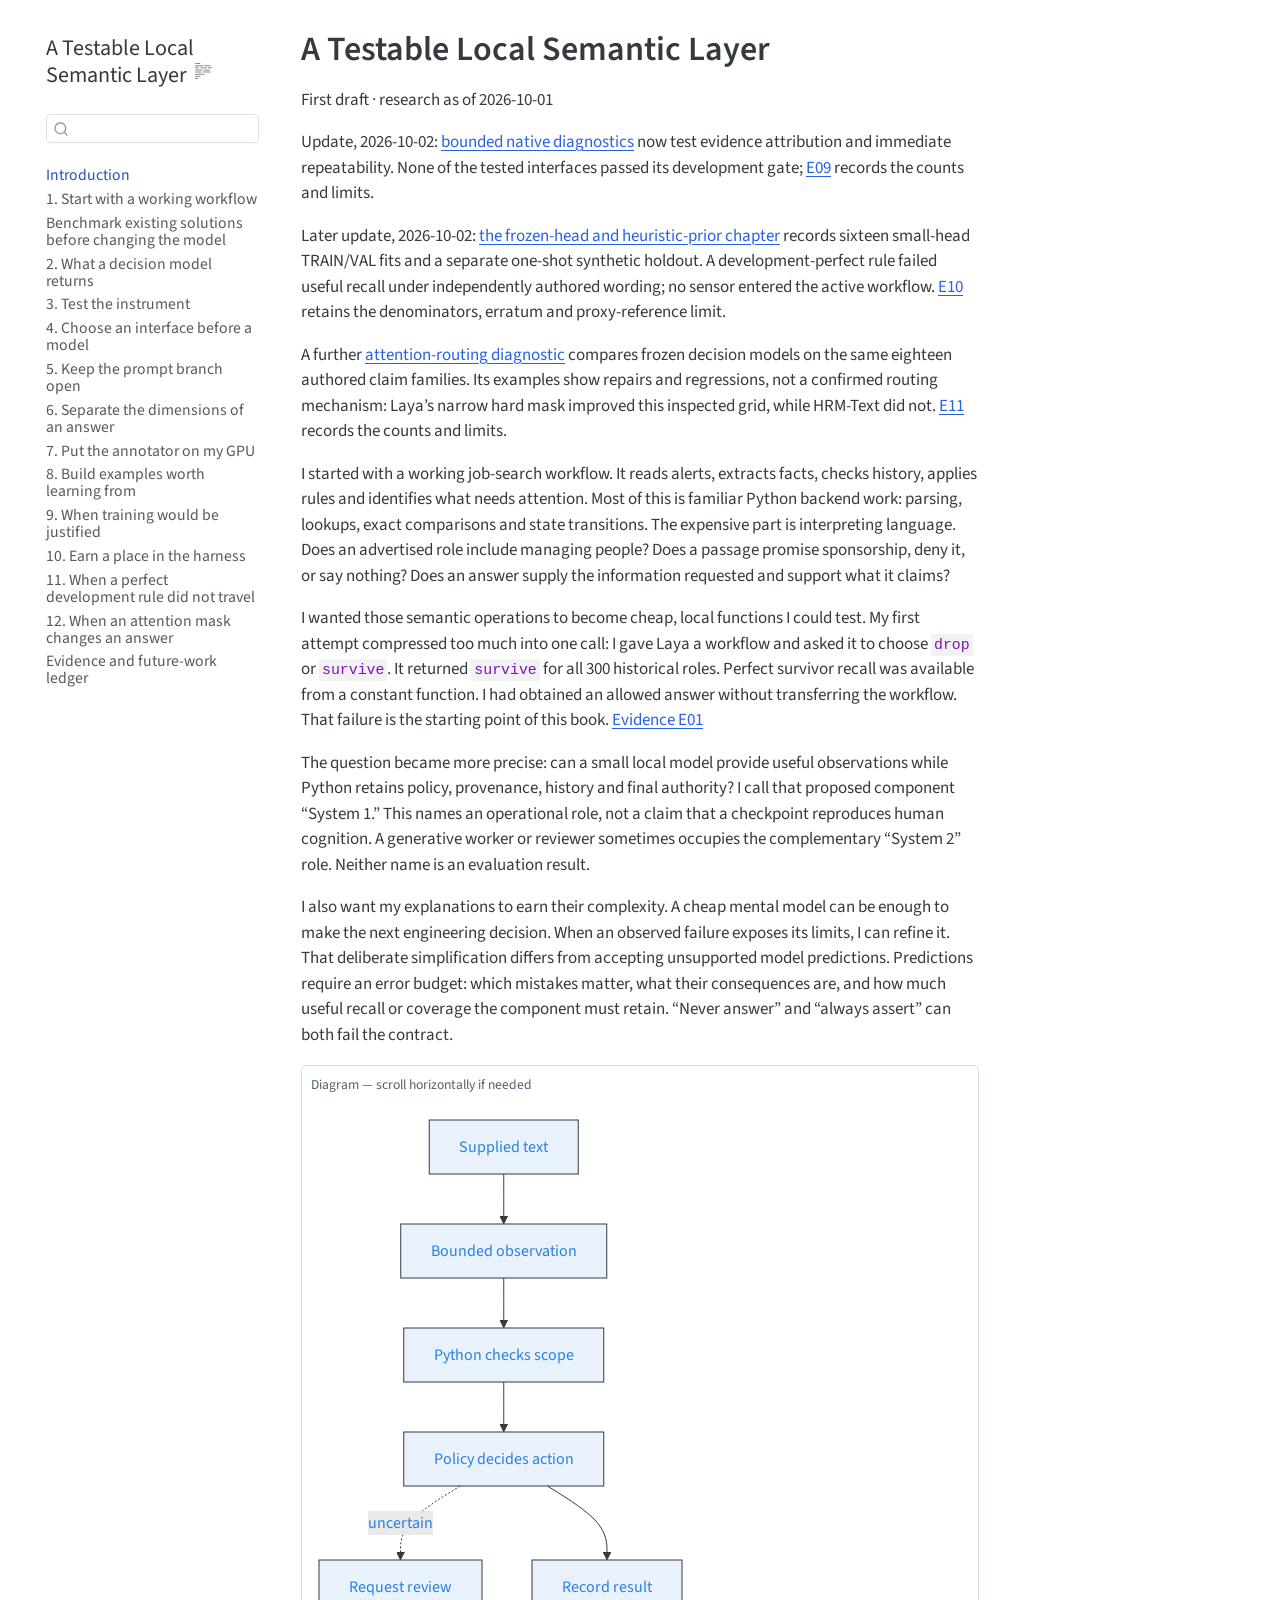
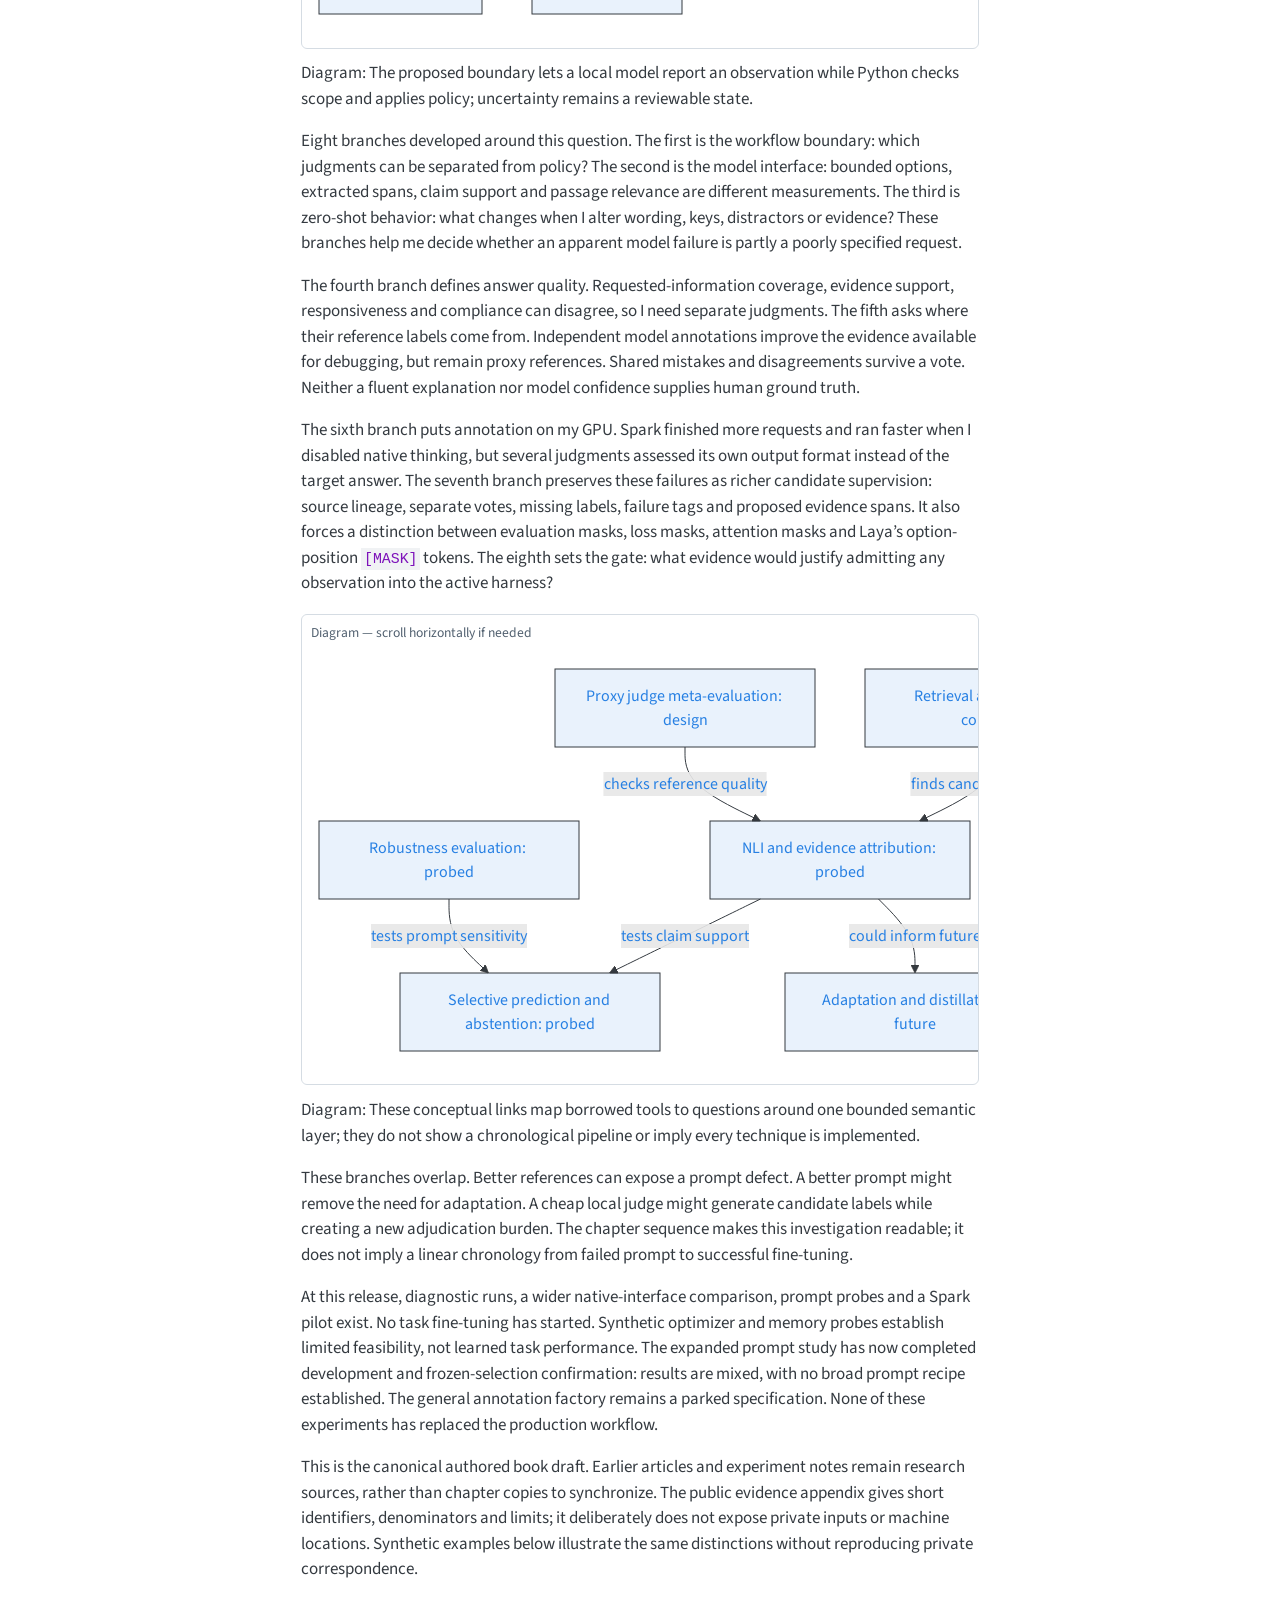
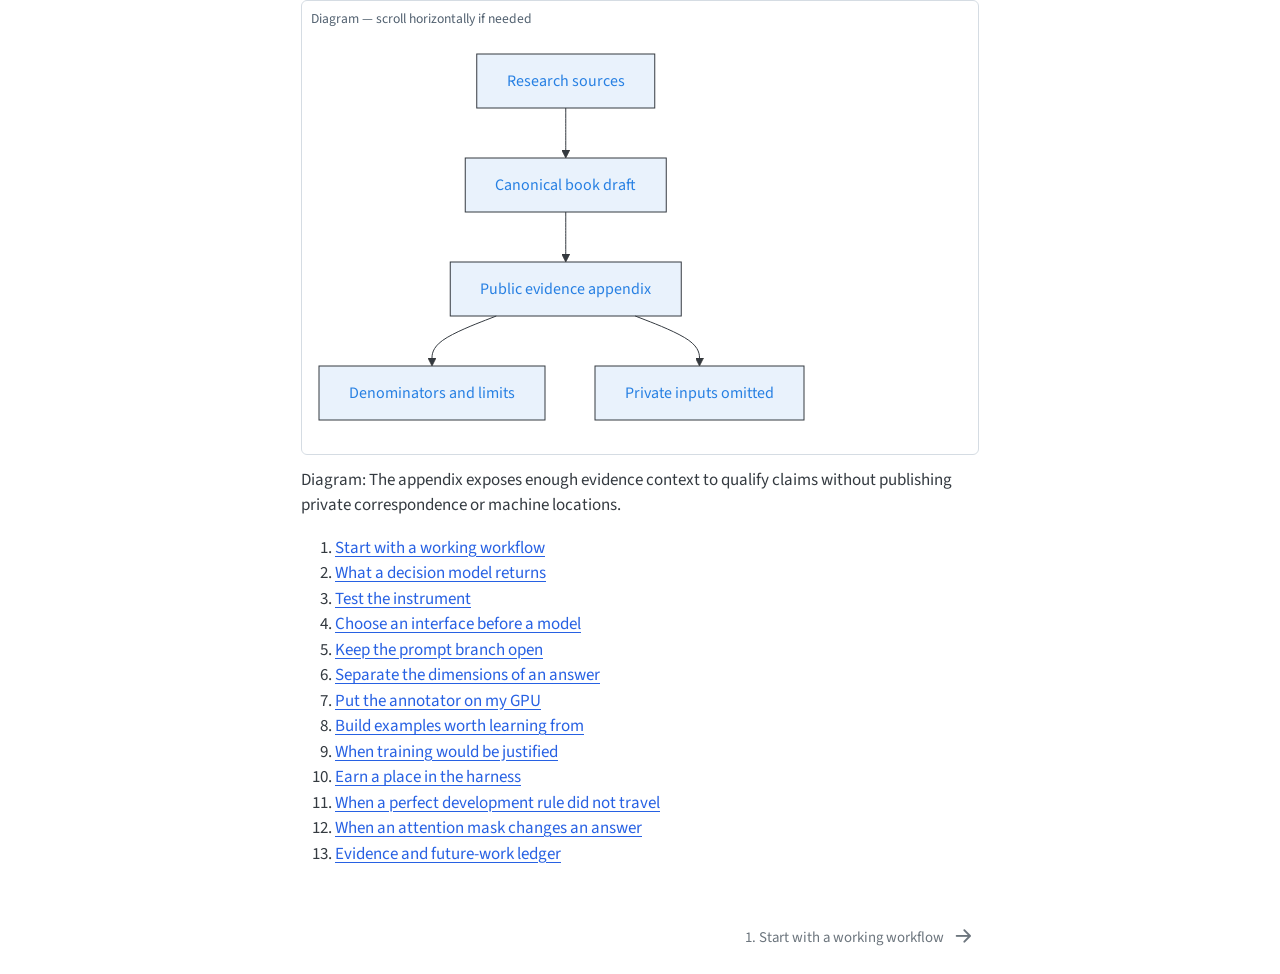
<file: docs/index.html>
<!DOCTYPE html>
<html xmlns="http://www.w3.org/1999/xhtml" lang="en" xml:lang="en"><head>

<meta charset="utf-8">
<meta name="generator" content="quarto-1.10.18">

<meta name="viewport" content="width=device-width, initial-scale=1.0, user-scalable=yes">


<title>A Testable Local Semantic Layer</title>
<style>
/* Default styles provided by pandoc.
** See https://pandoc.org/MANUAL.html#variables-for-html for config info.
*/
span.smallcaps{font-variant: small-caps;}
div.columns{display: flex; gap: 1.5em;}
div.column{flex: auto;}
@media screen {
div.columns{gap: min(4vw, 1.5em);}
div.column{overflow-x: auto;}
}
div.hanging-indent{margin-left: 1.5em; text-indent: -1.5em;}
ul.task-list{list-style: none;}
ul.task-list li input[type="checkbox"] {
  width: 0.8em;
  margin: 0 0.8em 0.2em -1em; /* quarto-specific, see https://github.com/quarto-dev/quarto-cli/issues/4556 */ 
  vertical-align: middle;
}
</style>


<script src="site_libs/quarto-nav/quarto-nav.js"></script>
<script src="site_libs/quarto-nav/headroom.min.js"></script>
<script src="site_libs/clipboard/clipboard.min.js"></script>
<script src="site_libs/quarto-search/autocomplete.umd.js"></script>
<script src="site_libs/quarto-search/fuse.min.js"></script>
<script src="site_libs/quarto-search/quarto-search.js"></script>
<meta name="quarto:offset" content="./">
<link href="./01-workflow.html" rel="next">
<script src="site_libs/quarto-html/quarto.js" type="module"></script>
<script src="site_libs/quarto-html/tabsets/tabsets.js" type="module"></script>
<script src="site_libs/quarto-html/popper.min.js"></script>
<script src="site_libs/quarto-html/tippy.umd.min.js"></script>
<script src="site_libs/quarto-html/anchor.min.js"></script>
<link href="site_libs/quarto-html/tippy.css" rel="stylesheet">
<link href="site_libs/quarto-html/quarto-syntax-highlighting-64a204ab8560d761af7679ceaba22944.css" rel="stylesheet" id="quarto-text-highlighting-styles">
<script src="site_libs/bootstrap/bootstrap.min.js"></script>
<link href="site_libs/bootstrap/bootstrap-icons.css" rel="stylesheet">
<link href="site_libs/bootstrap/bootstrap-7227454d60a76f7036b3a8bd656475dd.min.css" rel="stylesheet" append-hash="true" id="quarto-bootstrap" data-mode="light">
<script id="quarto-search-options" type="application/json">{
  "location": "sidebar",
  "copy-button": false,
  "collapse-after": 3,
  "panel-placement": "start",
  "type": "textbox",
  "limit": 50,
  "keyboard-shortcut": [
    "f",
    "/",
    "s"
  ],
  "show-item-context": false,
  "language": {
    "search-no-results-text": "No results",
    "search-matching-documents-text": "matching documents",
    "search-copy-link-title": "Copy link to search",
    "search-hide-matches-text": "Hide additional matches",
    "search-more-match-text": "more match in this document",
    "search-more-matches-text": "more matches in this document",
    "search-clear-button-title": "Clear",
    "search-text-placeholder": "",
    "search-detached-cancel-button-title": "Cancel",
    "search-submit-button-title": "Submit",
    "search-label": "Search"
  }
}</script>
<script src="site_libs/quarto-diagram/mermaid.min.js"></script>
<script src="site_libs/quarto-diagram/mermaid-init.js"></script>
<link href="site_libs/quarto-diagram/mermaid.css" rel="stylesheet">


<link rel="stylesheet" href="styles.css">
</head>

<body class="nav-sidebar floating quarto-light">

<div id="quarto-search-results"></div>
  <header id="quarto-header" class="headroom fixed-top">
  <nav class="quarto-secondary-nav">
    <div class="container-fluid d-flex">
      <button type="button" class="quarto-btn-toggle btn" data-bs-toggle="collapse" role="button" data-bs-target=".quarto-sidebar-collapse-item" aria-controls="quarto-sidebar" aria-expanded="false" aria-label="Toggle sidebar navigation" onclick="if (window.quartoToggleHeadroom) { window.quartoToggleHeadroom(); }">
        <i class="bi bi-layout-text-sidebar-reverse"></i>
      </button>
        <nav class="quarto-page-breadcrumbs" aria-label="breadcrumb"><ol class="breadcrumb"><li class="breadcrumb-item"><a href="./index.html"><span class="chapter-title">Introduction</span></a></li></ol></nav>
        <a class="flex-grow-1" role="navigation" data-bs-toggle="collapse" data-bs-target=".quarto-sidebar-collapse-item" aria-controls="quarto-sidebar" aria-expanded="false" aria-label="Toggle sidebar navigation" onclick="if (window.quartoToggleHeadroom) { window.quartoToggleHeadroom(); }">      
        </a>
      <button type="button" class="btn quarto-search-button" aria-label="Search" onclick="window.quartoOpenSearch();">
        <i class="bi bi-search"></i>
      </button>
    </div>
  </nav>
</header>
<!-- content -->
<div id="quarto-content" class="quarto-container page-columns page-rows-contents page-layout-article">
<!-- sidebar -->
  <nav id="quarto-sidebar" class="sidebar collapse collapse-horizontal quarto-sidebar-collapse-item sidebar-navigation floating overflow-auto">
    <div class="pt-lg-2 mt-2 text-left sidebar-header">
    <div class="sidebar-title mb-0 py-0">
      <a href="./">A Testable Local Semantic Layer</a> 
        <div class="sidebar-tools-main">
  <a href="" class="quarto-reader-toggle quarto-navigation-tool px-1" onclick="window.quartoToggleReader(); return false;" title="Toggle reader mode">
  <div class="quarto-reader-toggle-btn">
  <i class="bi"></i>
  </div>
</a>
</div>
    </div>
      </div>
        <div class="mt-2 flex-shrink-0 align-items-center">
        <div class="sidebar-search">
        <div id="quarto-search" class="" title="Search"></div>
        </div>
        </div>
    <div class="sidebar-menu-container"> 
    <ul class="list-unstyled mt-1">
        <li class="sidebar-item">
  <div class="sidebar-item-container"> 
  <a href="./index.html" class="sidebar-item-text sidebar-link active"><span class="chapter-title">Introduction</span></a>
  </div>
</li>
        <li class="sidebar-item">
  <div class="sidebar-item-container"> 
  <a href="./01-workflow.html" class="sidebar-item-text sidebar-link"><span class="chapter-title">1. Start with a working workflow</span></a>
  </div>
</li>
        <li class="sidebar-item">
  <div class="sidebar-item-container"> 
  <a href="./02-existing-solutions.html" class="sidebar-item-text sidebar-link"><span class="chapter-title">Benchmark existing solutions before changing the model</span></a>
  </div>
</li>
        <li class="sidebar-item">
  <div class="sidebar-item-container"> 
  <a href="./02-instrument.html" class="sidebar-item-text sidebar-link"><span class="chapter-title">2. What a decision model returns</span></a>
  </div>
</li>
        <li class="sidebar-item">
  <div class="sidebar-item-container"> 
  <a href="./03-diagnostics.html" class="sidebar-item-text sidebar-link"><span class="chapter-title">3. Test the instrument</span></a>
  </div>
</li>
        <li class="sidebar-item">
  <div class="sidebar-item-container"> 
  <a href="./04-landscape.html" class="sidebar-item-text sidebar-link"><span class="chapter-title">4. Choose an interface before a model</span></a>
  </div>
</li>
        <li class="sidebar-item">
  <div class="sidebar-item-container"> 
  <a href="./05-prompts.html" class="sidebar-item-text sidebar-link"><span class="chapter-title">5. Keep the prompt branch open</span></a>
  </div>
</li>
        <li class="sidebar-item">
  <div class="sidebar-item-container"> 
  <a href="./06-references.html" class="sidebar-item-text sidebar-link"><span class="chapter-title">6. Separate the dimensions of an answer</span></a>
  </div>
</li>
        <li class="sidebar-item">
  <div class="sidebar-item-container"> 
  <a href="./07-spark.html" class="sidebar-item-text sidebar-link"><span class="chapter-title">7. Put the annotator on my GPU</span></a>
  </div>
</li>
        <li class="sidebar-item">
  <div class="sidebar-item-container"> 
  <a href="./08-supervision.html" class="sidebar-item-text sidebar-link"><span class="chapter-title">8. Build examples worth learning from</span></a>
  </div>
</li>
        <li class="sidebar-item">
  <div class="sidebar-item-container"> 
  <a href="./09-training.html" class="sidebar-item-text sidebar-link"><span class="chapter-title">9. When training would be justified</span></a>
  </div>
</li>
        <li class="sidebar-item">
  <div class="sidebar-item-container"> 
  <a href="./10-gates.html" class="sidebar-item-text sidebar-link"><span class="chapter-title">10. Earn a place in the harness</span></a>
  </div>
</li>
        <li class="sidebar-item">
  <div class="sidebar-item-container"> 
  <a href="./11-priors.html" class="sidebar-item-text sidebar-link"><span class="chapter-title">11. When a perfect development rule did not travel</span></a>
  </div>
</li>
        <li class="sidebar-item">
  <div class="sidebar-item-container"> 
  <a href="./12-attention.html" class="sidebar-item-text sidebar-link"><span class="chapter-title">12. When an attention mask changes an answer</span></a>
  </div>
</li>
        <li class="sidebar-item">
  <div class="sidebar-item-container"> 
  <a href="./evidence.html" class="sidebar-item-text sidebar-link"><span class="chapter-title">Evidence and future-work ledger</span></a>
  </div>
</li>
    </ul>
    </div>
</nav>
<div id="quarto-sidebar-glass" class="quarto-sidebar-collapse-item" data-bs-toggle="collapse" data-bs-target=".quarto-sidebar-collapse-item"></div>
<!-- margin-sidebar -->
    <div id="quarto-margin-sidebar" class="sidebar margin-sidebar zindex-bottom">
        
    </div>
<!-- main -->
<main class="content" id="quarto-document-content">

<header id="title-block-header" class="quarto-title-block default">
<div class="quarto-title">
<h1 class="title">A Testable Local Semantic Layer</h1>
</div>



<div class="quarto-title-meta">

    
  
    
  </div>
  


</header>


<!-- block: intro-001 -->
<p><span id="intro-001"></span></p>
<!-- block: intro-002 -->
<p><span id="intro-002"></span></p>
<p>First draft · research as of 2026-10-01</p>
<!-- block: intro-014 -->
<p><span id="intro-014"></span></p>
<p>Update, 2026-10-02: <a href="./03-diagnostics.html#repeatability-without-reliability">bounded native diagnostics</a> now test evidence attribution and immediate repeatability. None of the tested interfaces passed its development gate; <a href="./evidence.html#e09-bounded-native-robustness">E09</a> records the counts and limits.</p>
<!-- block: intro-015 -->
<p><span id="intro-015"></span></p>
<p>Later update, 2026-10-02: <a href="./11-priors.html">the frozen-head and heuristic-prior chapter</a> records sixteen small-head TRAIN/VAL fits and a separate one-shot synthetic holdout. A development-perfect rule failed useful recall under independently authored wording; no sensor entered the active workflow. <a href="./evidence.html#e10-frozen-head-and-prior-holdout">E10</a> retains the denominators, erratum and proxy-reference limit.</p>
<!-- block: intro-016 -->
<p><span id="intro-016"></span></p>
<p>A further <a href="./12-attention.html">attention-routing diagnostic</a> compares frozen decision models on the same eighteen authored claim families. Its examples show repairs and regressions, not a confirmed routing mechanism: Laya’s narrow hard mask improved this inspected grid, while HRM-Text did not. <a href="./evidence.html#e11-frozen-attention-routing-diagnostic">E11</a> records the counts and limits.</p>
<!-- block: intro-003 -->
<p><span id="intro-003"></span></p>
<p>I started with a working job-search workflow. It reads alerts, extracts facts, checks history, applies rules and identifies what needs attention. Most of this is familiar Python backend work: parsing, lookups, exact comparisons and state transitions. The expensive part is interpreting language. Does an advertised role include managing people? Does a passage promise sponsorship, deny it, or say nothing? Does an answer supply the information requested and support what it claims?</p>
<!-- block: intro-004 -->
<p><span id="intro-004"></span></p>
<p>I wanted those semantic operations to become cheap, local functions I could test. My first attempt compressed too much into one call: I gave Laya a workflow and asked it to choose <code>drop</code> or <code>survive</code>. It returned <code>survive</code> for all 300 historical roles. Perfect survivor recall was available from a constant function. I had obtained an allowed answer without transferring the workflow. That failure is the starting point of this book. <a href="./evidence.html#e01-workflow-and-sparse-evidence">Evidence E01</a></p>
<!-- block: intro-005 -->
<p><span id="intro-005"></span></p>
<p>The question became more precise: can a small local model provide useful observations while Python retains policy, provenance, history and final authority? I call that proposed component “System 1.” This names an operational role, not a claim that a checkpoint reproduces human cognition. A generative worker or reviewer sometimes occupies the complementary “System 2” role. Neither name is an evaluation result.</p>
<!-- block: intro-006 -->
<p><span id="intro-006"></span></p>
<p>I also want my explanations to earn their complexity. A cheap mental model can be enough to make the next engineering decision. When an observed failure exposes its limits, I can refine it. That deliberate simplification differs from accepting unsupported model predictions. Predictions require an error budget: which mistakes matter, what their consequences are, and how much useful recall or coverage the component must retain. “Never answer” and “always assert” can both fail the contract.</p>
<!-- block: intro-diagram-01 -->
<p><span id="intro-diagram-01"></span></p>
<div class="cell" data-fig-responsive="false" data-layout-align="default">
<div class="cell-output-display">
<div>
<p></p><figure class="figure"><p></p>
<div>
<pre class="mermaid mermaid-js">%%{init: {"flowchart": {"useMaxWidth": false}}}%%
flowchart TD
    accTitle: Observation stays separate from authority
    accDescr: Supplied text informs a bounded observation. Python checks its scope before policy chooses an action, while uncertainty can lead to review.
    Text["Supplied text"] --&gt; Observe["Bounded observation"]
    Observe --&gt; Check["Python checks scope"]
    Check --&gt; Policy["Policy decides action"]
    Policy -. "uncertain" .-&gt; Review["Request review"]
    Policy --&gt; Record["Record result"]
</pre>
</div>
<p></p></figure><p></p>
</div>
</div>
</div>
<p>Diagram: The proposed boundary lets a local model report an observation while Python checks scope and applies policy; uncertainty remains a reviewable state.</p>
<!-- block: intro-007 -->
<p><span id="intro-007"></span></p>
<p>Eight branches developed around this question. The first is the workflow boundary: which judgments can be separated from policy? The second is the model interface: bounded options, extracted spans, claim support and passage relevance are different measurements. The third is zero-shot behavior: what changes when I alter wording, keys, distractors or evidence? These branches help me decide whether an apparent model failure is partly a poorly specified request.</p>
<!-- block: intro-008 -->
<p><span id="intro-008"></span></p>
<p>The fourth branch defines answer quality. Requested-information coverage, evidence support, responsiveness and compliance can disagree, so I need separate judgments. The fifth asks where their reference labels come from. Independent model annotations improve the evidence available for debugging, but remain proxy references. Shared mistakes and disagreements survive a vote. Neither a fluent explanation nor model confidence supplies human ground truth.</p>
<!-- block: intro-009 -->
<p><span id="intro-009"></span></p>
<p>The sixth branch puts annotation on my GPU. Spark finished more requests and ran faster when I disabled native thinking, but several judgments assessed its own output format instead of the target answer. The seventh branch preserves these failures as richer candidate supervision: source lineage, separate votes, missing labels, failure tags and proposed evidence spans. It also forces a distinction between evaluation masks, loss masks, attention masks and Laya’s option-position <code>[MASK]</code> tokens. The eighth sets the gate: what evidence would justify admitting any observation into the active harness?</p>
<!-- block: intro-diagram-02 -->
<p><span id="intro-diagram-02"></span></p>
<div class="cell" data-fig-responsive="false" data-layout-align="default">
<div class="cell-output-display">
<div>
<p></p><figure class="figure"><p></p>
<div>
<pre class="mermaid mermaid-js">%%{init: {"flowchart": {"useMaxWidth": false}}}%%
flowchart TD
    accTitle: Research draws on several model disciplines
    accDescr: Natural language inference and evidence attribution, retrieval and relevance, selective prediction and abstention, robustness evaluation, proxy judge meta-evaluation, and future adaptation or distillation connect to distinct investigation questions. Tested work, design ideas, and future work are distinguished.
    NLI["NLI and evidence attribution: probed"] --&gt;|"tests claim support"| Selective["Selective prediction and abstention: probed"]
    Retrieval["Retrieval and relevance: compared"] --&gt;|"finds candidate passages"| NLI
    Robustness["Robustness evaluation: probed"] --&gt;|"tests prompt sensitivity"| Selective
    Proxy["Proxy judge meta-evaluation: design"] --&gt;|"checks reference quality"| NLI
    NLI --&gt;|"could inform future"| Adaptation["Adaptation and distillation: future"]
</pre>
</div>
<p></p></figure><p></p>
</div>
</div>
</div>
<p>Diagram: These conceptual links map borrowed tools to questions around one bounded semantic layer; they do not show a chronological pipeline or imply every technique is implemented.</p>
<!-- block: intro-010 -->
<p><span id="intro-010"></span></p>
<p>These branches overlap. Better references can expose a prompt defect. A better prompt might remove the need for adaptation. A cheap local judge might generate candidate labels while creating a new adjudication burden. The chapter sequence makes this investigation readable; it does not imply a linear chronology from failed prompt to successful fine-tuning.</p>
<!-- block: intro-011 -->
<p><span id="intro-011"></span></p>
<p>At this release, diagnostic runs, a wider native-interface comparison, prompt probes and a Spark pilot exist. No task fine-tuning has started. Synthetic optimizer and memory probes establish limited feasibility, not learned task performance. The expanded prompt study has now completed development and frozen-selection confirmation: results are mixed, with no broad prompt recipe established. The general annotation factory remains a parked specification. None of these experiments has replaced the production workflow.</p>
<!-- block: intro-012 -->
<p><span id="intro-012"></span></p>
<p>This is the canonical authored book draft. Earlier articles and experiment notes remain research sources, rather than chapter copies to synchronize. The public evidence appendix gives short identifiers, denominators and limits; it deliberately does not expose private inputs or machine locations. Synthetic examples below illustrate the same distinctions without reproducing private correspondence.</p>
<!-- block: intro-diagram-03 -->
<p><span id="intro-diagram-03"></span></p>
<div class="cell" data-fig-responsive="false" data-layout-align="default">
<div class="cell-output-display">
<div>
<p></p><figure class="figure"><p></p>
<div>
<pre class="mermaid mermaid-js">%%{init: {"flowchart": {"useMaxWidth": false}}}%%
flowchart TD
    accTitle: Manuscript and public evidence appendix
    accDescr: Research sources inform the canonical draft. Its public evidence appendix reports denominators and limits while omitting private inputs.
    Research["Research sources"] --&gt; Draft["Canonical book draft"]
    Draft --&gt; Appendix["Public evidence appendix"]
    Appendix --&gt; Limits["Denominators and limits"]
    Appendix --&gt; Privacy["Private inputs omitted"]
</pre>
</div>
<p></p></figure><p></p>
</div>
</div>
</div>
<p>Diagram: The appendix exposes enough evidence context to qualify claims without publishing private correspondence or machine locations.</p>
<!-- block: intro-013 -->
<p><span id="intro-013"></span></p>
<ol type="1">
<li><a href="./01-workflow.html">Start with a working workflow</a></li>
<li><a href="./02-instrument.html">What a decision model returns</a></li>
<li><a href="./03-diagnostics.html">Test the instrument</a></li>
<li><a href="./04-landscape.html">Choose an interface before a model</a></li>
<li><a href="./05-prompts.html">Keep the prompt branch open</a></li>
<li><a href="./06-references.html">Separate the dimensions of an answer</a></li>
<li><a href="./07-spark.html">Put the annotator on my GPU</a></li>
<li><a href="./08-supervision.html">Build examples worth learning from</a></li>
<li><a href="./09-training.html">When training would be justified</a></li>
<li><a href="./10-gates.html">Earn a place in the harness</a></li>
<li><a href="./11-priors.html">When a perfect development rule did not travel</a></li>
<li><a href="./12-attention.html">When an attention mask changes an answer</a></li>
<li><a href="./evidence.html">Evidence and future-work ledger</a></li>
</ol>



</main> <!-- /main -->
<script id="quarto-html-after-body" type="application/javascript">
  window.document.addEventListener("DOMContentLoaded", function (event) {
    const icon = "";
    const anchorJS = new window.AnchorJS();
    anchorJS.options = {
      placement: 'right',
      icon: icon
    };
    anchorJS.add('.anchored');
    const isCodeAnnotation = (el) => {
      for (const clz of el.classList) {
        if (clz.startsWith('code-annotation-')) {                     
          return true;
        }
      }
      return false;
    }
    const onCopySuccess = function(e) {
      // button target
      const button = e.trigger;
      // don't keep focus
      button.blur();
      // flash "checked"
      button.classList.add('code-copy-button-checked');
      var currentTitle = button.getAttribute("title");
      button.setAttribute("title", "Copied!");
      let tooltip;
      if (window.bootstrap) {
        button.setAttribute("data-bs-toggle", "tooltip");
        button.setAttribute("data-bs-placement", "left");
        button.setAttribute("data-bs-title", "Copied!");
        tooltip = new bootstrap.Tooltip(button, 
          { trigger: "manual", 
            customClass: "code-copy-button-tooltip",
            offset: [0, -8]});
        tooltip.show();    
      }
      setTimeout(function() {
        if (tooltip) {
          tooltip.hide();
          button.removeAttribute("data-bs-title");
          button.removeAttribute("data-bs-toggle");
          button.removeAttribute("data-bs-placement");
        }
        button.setAttribute("title", currentTitle);
        button.classList.remove('code-copy-button-checked');
      }, 1000);
      // clear code selection
      e.clearSelection();
    }
    const getTextToCopy = function(trigger) {
      const outerScaffold = trigger.parentElement.cloneNode(true);
      const codeEl = outerScaffold.querySelector('code');
      for (const childEl of codeEl.children) {
        if (isCodeAnnotation(childEl)) {
          childEl.remove();
        }
      }
      return codeEl.innerText;
    }
    const clipboard = new window.ClipboardJS('.code-copy-button:not([data-in-quarto-modal])', {
      text: getTextToCopy
    });
    clipboard.on('success', onCopySuccess);
    if (window.document.getElementById('quarto-embedded-source-code-modal')) {
      const clipboardModal = new window.ClipboardJS('.code-copy-button[data-in-quarto-modal]', {
        text: getTextToCopy,
        container: window.document.getElementById('quarto-embedded-source-code-modal')
      });
      clipboardModal.on('success', onCopySuccess);
    }
      var localhostRegex = new RegExp(/^(?:http|https):\/\/localhost\:?[0-9]*\//);
      var mailtoRegex = new RegExp(/^mailto:/);
        var filterRegex = new RegExp('/' + window.location.host + '/');
      var isInternal = (href) => {
          return filterRegex.test(href) || localhostRegex.test(href) || mailtoRegex.test(href);
      }
      // Inspect non-navigation links and adorn them if external
     var links = window.document.querySelectorAll('a[href]:not(.nav-link):not(.navbar-brand):not(.toc-action):not(.sidebar-link):not(.sidebar-item-toggle):not(.pagination-link):not(.no-external):not([aria-hidden]):not(.dropdown-item):not(.quarto-navigation-tool):not(.about-link)');
      for (var i=0; i<links.length; i++) {
        const link = links[i];
        if (!isInternal(link.href)) {
          // undo the damage that might have been done by quarto-nav.js in the case of
          // links that we want to consider external
          if (link.dataset.originalHref !== undefined) {
            link.href = link.dataset.originalHref;
          }
        }
      }
    function tippyHover(el, contentFn, onTriggerFn, onUntriggerFn) {
      const config = {
        allowHTML: true,
        maxWidth: 500,
        delay: 100,
        arrow: false,
        appendTo: function(el) {
            return el.parentElement;
        },
        interactive: true,
        interactiveBorder: 10,
        theme: 'quarto',
        placement: 'bottom-start',
      };
      if (contentFn) {
        config.content = contentFn;
      }
      if (onTriggerFn) {
        config.onTrigger = onTriggerFn;
      }
      if (onUntriggerFn) {
        config.onUntrigger = onUntriggerFn;
      }
      window.tippy(el, config); 
    }
    const noterefs = window.document.querySelectorAll('a[role="doc-noteref"]');
    for (var i=0; i<noterefs.length; i++) {
      const ref = noterefs[i];
      tippyHover(ref, function() {
        // use id or data attribute instead here
        let href = ref.getAttribute('data-footnote-href') || ref.getAttribute('href');
        try { href = new URL(href).hash; } catch {}
        const id = href.replace(/^#\/?/, "");
        const note = window.document.getElementById(id);
        if (note) {
          return note.innerHTML;
        } else {
          return "";
        }
      });
    }
    const xrefs = window.document.querySelectorAll('a.quarto-xref');
    const processXRef = (id, note) => {
      // Strip column container classes
      const stripColumnClz = (el) => {
        el.classList.remove("page-full", "page-columns");
        if (el.children) {
          for (const child of el.children) {
            stripColumnClz(child);
          }
        }
      }
      stripColumnClz(note)
      if (id === null || id.startsWith('sec-')) {
        // Special case sections, only their first couple elements
        const container = document.createElement("div");
        if (note.children && note.children.length > 2) {
          container.appendChild(note.children[0].cloneNode(true));
          for (let i = 1; i < note.children.length; i++) {
            const child = note.children[i];
            if (child.tagName === "P" && child.innerText === "") {
              continue;
            } else {
              container.appendChild(child.cloneNode(true));
              break;
            }
          }
          if (window.Quarto?.typesetMath) {
            window.Quarto.typesetMath(container);
          }
          return container.innerHTML
        } else {
          if (window.Quarto?.typesetMath) {
            window.Quarto.typesetMath(note);
          }
          return note.innerHTML;
        }
      } else {
        // Remove any anchor links if they are present
        const anchorLink = note.querySelector('a.anchorjs-link');
        if (anchorLink) {
          anchorLink.remove();
        }
        if (window.Quarto?.typesetMath) {
          window.Quarto.typesetMath(note);
        }
        if (note.classList.contains("callout")) {
          return note.outerHTML;
        } else {
          return note.innerHTML;
        }
      }
    }
    for (var i=0; i<xrefs.length; i++) {
      const xref = xrefs[i];
      tippyHover(xref, undefined, function(instance) {
        instance.disable();
        let url = xref.getAttribute('href');
        let hash = undefined; 
        if (url.startsWith('#')) {
          hash = url;
        } else {
          try { hash = new URL(url).hash; } catch {}
        }
        if (hash) {
          const id = hash.replace(/^#\/?/, "");
          const note = window.document.getElementById(id);
          if (note !== null) {
            try {
              const html = processXRef(id, note.cloneNode(true));
              instance.setContent(html);
            } finally {
              instance.enable();
              instance.show();
            }
          } else {
            // See if we can fetch this
            fetch(url.split('#')[0])
            .then(res => res.text())
            .then(html => {
              const parser = new DOMParser();
              const htmlDoc = parser.parseFromString(html, "text/html");
              const note = htmlDoc.getElementById(id);
              if (note !== null) {
                const html = processXRef(id, note);
                instance.setContent(html);
              } 
            }).finally(() => {
              instance.enable();
              instance.show();
            });
          }
        } else {
          // See if we can fetch a full url (with no hash to target)
          // This is a special case and we should probably do some content thinning / targeting
          fetch(url)
          .then(res => res.text())
          .then(html => {
            const parser = new DOMParser();
            const htmlDoc = parser.parseFromString(html, "text/html");
            const note = htmlDoc.querySelector('main.content');
            if (note !== null) {
              // This should only happen for chapter cross references
              // (since there is no id in the URL)
              // remove the first header
              if (note.children.length > 0 && note.children[0].tagName === "HEADER") {
                note.children[0].remove();
              }
              const html = processXRef(null, note);
              instance.setContent(html);
            } 
          }).finally(() => {
            instance.enable();
            instance.show();
          });
        }
      }, function(instance) {
      });
    }
        let selectedAnnoteEl;
        const selectorForAnnotation = ( cell, annotation) => {
          let cellAttr = 'data-code-cell="' + cell + '"';
          let lineAttr = 'data-code-annotation="' +  annotation + '"';
          const selector = 'span[' + cellAttr + '][' + lineAttr + ']';
          return selector;
        }
        const selectCodeLines = (annoteEl) => {
          const doc = window.document;
          const targetCell = annoteEl.getAttribute("data-target-cell");
          const targetAnnotation = annoteEl.getAttribute("data-target-annotation");
          const annoteSpan = window.document.querySelector(selectorForAnnotation(targetCell, targetAnnotation));
          const lines = annoteSpan.getAttribute("data-code-lines").split(",");
          const lineIds = lines.map((line) => {
            return targetCell + "-" + line;
          })
          let top = null;
          let height = null;
          let parent = null;
          if (lineIds.length > 0) {
              //compute the position of the single el (top and bottom and make a div)
              const el = window.document.getElementById(lineIds[0]);
              top = el.offsetTop;
              height = el.offsetHeight;
              parent = el.parentElement.parentElement;
            if (lineIds.length > 1) {
              const lastEl = window.document.getElementById(lineIds[lineIds.length - 1]);
              const bottom = lastEl.offsetTop + lastEl.offsetHeight;
              height = bottom - top;
            }
            if (top !== null && height !== null && parent !== null) {
              // cook up a div (if necessary) and position it 
              let div = window.document.getElementById("code-annotation-line-highlight");
              if (div === null) {
                div = window.document.createElement("div");
                div.setAttribute("id", "code-annotation-line-highlight");
                div.style.position = 'absolute';
                parent.appendChild(div);
              }
              div.style.top = top - 2 + "px";
              div.style.height = height + 4 + "px";
              div.style.left = 0;
              let gutterDiv = window.document.getElementById("code-annotation-line-highlight-gutter");
              if (gutterDiv === null) {
                gutterDiv = window.document.createElement("div");
                gutterDiv.setAttribute("id", "code-annotation-line-highlight-gutter");
                gutterDiv.style.position = 'absolute';
                const codeCell = window.document.getElementById(targetCell);
                const gutter = codeCell.querySelector('.code-annotation-gutter');
                gutter.appendChild(gutterDiv);
              }
              gutterDiv.style.top = top - 2 + "px";
              gutterDiv.style.height = height + 4 + "px";
            }
            selectedAnnoteEl = annoteEl;
          }
        };
        const unselectCodeLines = () => {
          const elementsIds = ["code-annotation-line-highlight", "code-annotation-line-highlight-gutter"];
          elementsIds.forEach((elId) => {
            const div = window.document.getElementById(elId);
            if (div) {
              div.remove();
            }
          });
          selectedAnnoteEl = undefined;
        };
          // Handle positioning of the toggle
      window.addEventListener(
        "resize",
        throttle(() => {
          elRect = undefined;
          if (selectedAnnoteEl) {
            selectCodeLines(selectedAnnoteEl);
          }
        }, 10)
      );
      function throttle(fn, ms) {
      let throttle = false;
      let timer;
        return (...args) => {
          if(!throttle) { // first call gets through
              fn.apply(this, args);
              throttle = true;
          } else { // all the others get throttled
              if(timer) clearTimeout(timer); // cancel #2
              timer = setTimeout(() => {
                fn.apply(this, args);
                timer = throttle = false;
              }, ms);
          }
        };
      }
        // Attach click handler to the DT
        const annoteDls = window.document.querySelectorAll('dt[data-target-cell]');
        for (const annoteDlNode of annoteDls) {
          annoteDlNode.addEventListener('click', (event) => {
            const clickedEl = event.target;
            if (clickedEl !== selectedAnnoteEl) {
              unselectCodeLines();
              const activeEl = window.document.querySelector('dt[data-target-cell].code-annotation-active');
              if (activeEl) {
                activeEl.classList.remove('code-annotation-active');
              }
              selectCodeLines(clickedEl);
              clickedEl.classList.add('code-annotation-active');
            } else {
              // Unselect the line
              unselectCodeLines();
              clickedEl.classList.remove('code-annotation-active');
            }
          });
        }
    const findCites = (el) => {
      const parentEl = el.parentElement;
      if (parentEl) {
        const cites = parentEl.dataset.cites;
        if (cites) {
          return {
            el,
            cites: cites.split(' ')
          };
        } else {
          return findCites(el.parentElement)
        }
      } else {
        return undefined;
      }
    };
    var bibliorefs = window.document.querySelectorAll('a[role="doc-biblioref"]');
    for (var i=0; i<bibliorefs.length; i++) {
      const ref = bibliorefs[i];
      const citeInfo = findCites(ref);
      if (citeInfo) {
        tippyHover(citeInfo.el, function() {
          var popup = window.document.createElement('div');
          citeInfo.cites.forEach(function(cite) {
            var citeDiv = window.document.createElement('div');
            citeDiv.classList.add('hanging-indent');
            citeDiv.classList.add('csl-entry');
            var biblioDiv = window.document.getElementById('ref-' + cite);
            if (biblioDiv) {
              citeDiv.innerHTML = biblioDiv.innerHTML;
            }
            popup.appendChild(citeDiv);
          });
          return popup.innerHTML;
        });
      }
    }
  });
  </script>
<nav class="page-navigation">
  <div class="nav-page nav-page-previous">
  </div>
  <div class="nav-page nav-page-next">
      <a href="./01-workflow.html" class="pagination-link" aria-label="1. Start with a working workflow">
        <span class="nav-page-text"><span class="chapter-title">1. Start with a working workflow</span></span> <i class="bi bi-arrow-right-short"></i>
      </a>
  </div>
</nav>
</div> <!-- /content -->




</body></html>
</file>
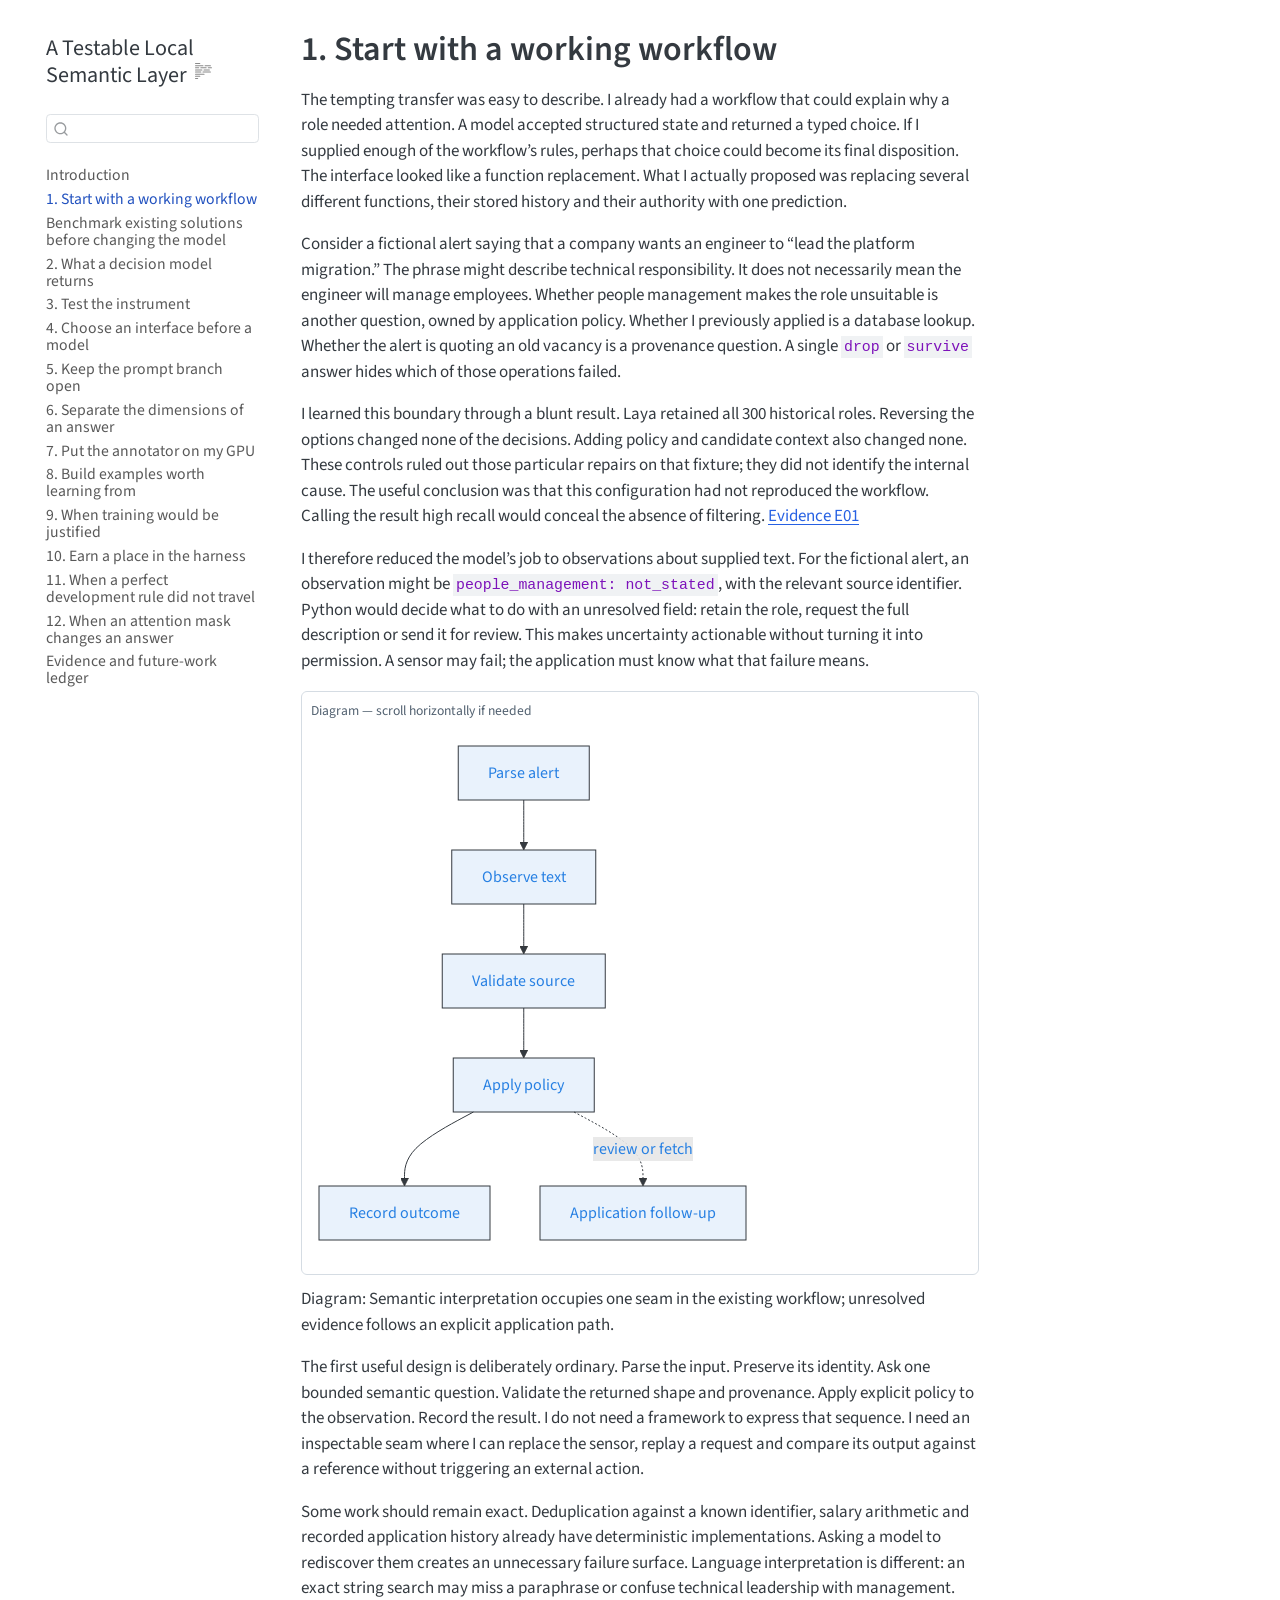
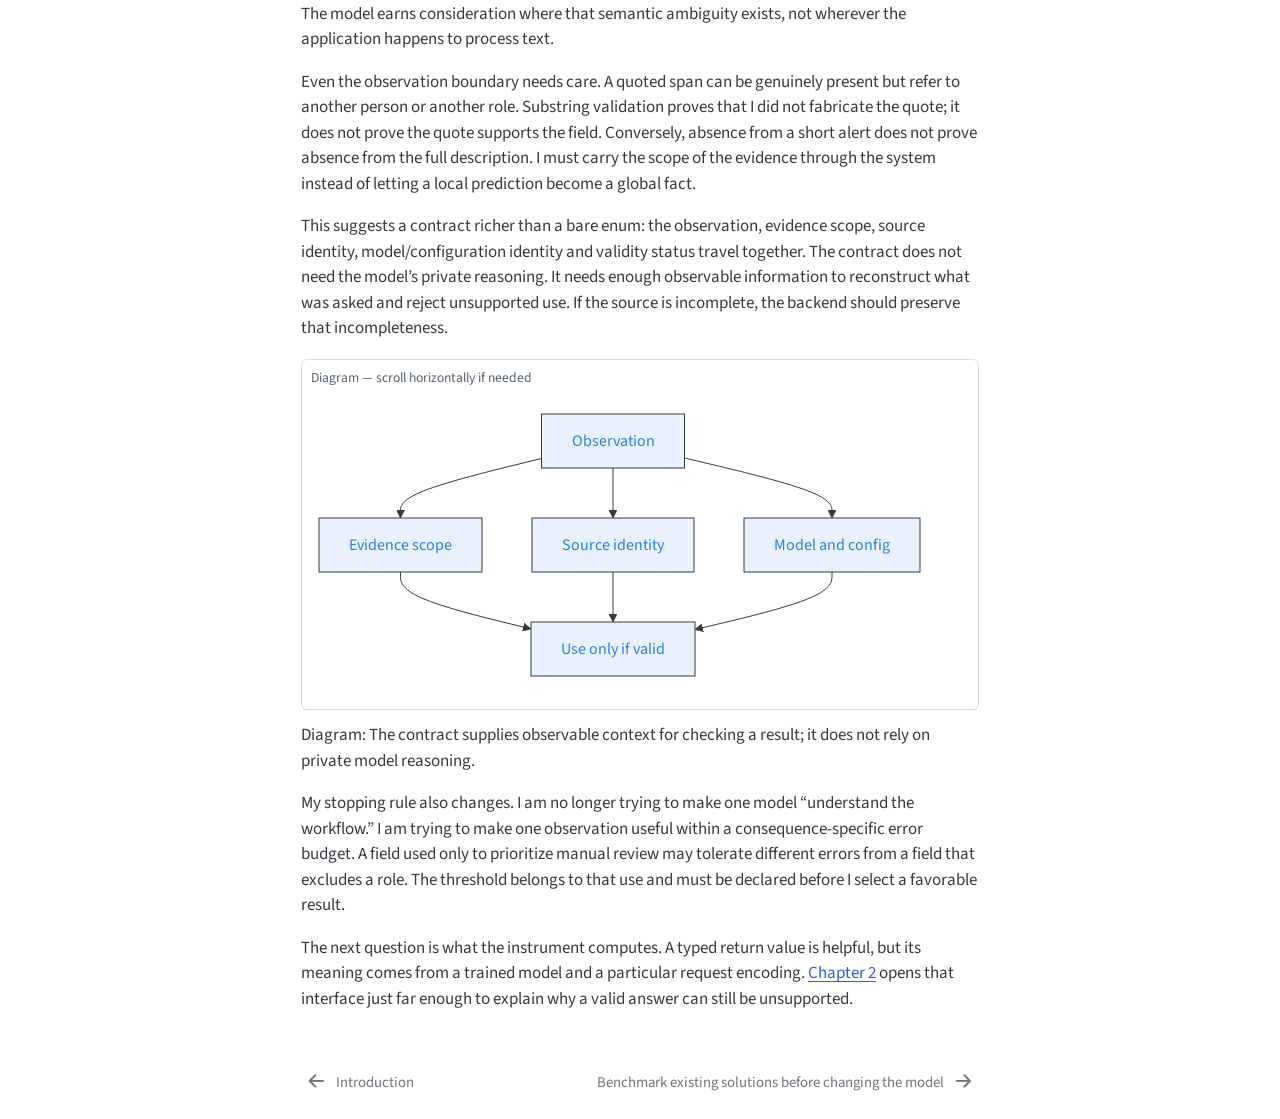
<file: docs/01-workflow.html>
<!DOCTYPE html>
<html xmlns="http://www.w3.org/1999/xhtml" lang="en" xml:lang="en"><head>

<meta charset="utf-8">
<meta name="generator" content="quarto-1.10.18">

<meta name="viewport" content="width=device-width, initial-scale=1.0, user-scalable=yes">


<title>1. Start with a working workflow – A Testable Local Semantic Layer</title>
<style>
/* Default styles provided by pandoc.
** See https://pandoc.org/MANUAL.html#variables-for-html for config info.
*/
span.smallcaps{font-variant: small-caps;}
div.columns{display: flex; gap: 1.5em;}
div.column{flex: auto;}
@media screen {
div.columns{gap: min(4vw, 1.5em);}
div.column{overflow-x: auto;}
}
div.hanging-indent{margin-left: 1.5em; text-indent: -1.5em;}
ul.task-list{list-style: none;}
ul.task-list li input[type="checkbox"] {
  width: 0.8em;
  margin: 0 0.8em 0.2em -1em; /* quarto-specific, see https://github.com/quarto-dev/quarto-cli/issues/4556 */ 
  vertical-align: middle;
}
</style>


<script src="site_libs/quarto-nav/quarto-nav.js"></script>
<script src="site_libs/quarto-nav/headroom.min.js"></script>
<script src="site_libs/clipboard/clipboard.min.js"></script>
<script src="site_libs/quarto-search/autocomplete.umd.js"></script>
<script src="site_libs/quarto-search/fuse.min.js"></script>
<script src="site_libs/quarto-search/quarto-search.js"></script>
<meta name="quarto:offset" content="./">
<link href="./02-existing-solutions.html" rel="next">
<link href="./index.html" rel="prev">
<script src="site_libs/quarto-html/quarto.js" type="module"></script>
<script src="site_libs/quarto-html/tabsets/tabsets.js" type="module"></script>
<script src="site_libs/quarto-html/popper.min.js"></script>
<script src="site_libs/quarto-html/tippy.umd.min.js"></script>
<script src="site_libs/quarto-html/anchor.min.js"></script>
<link href="site_libs/quarto-html/tippy.css" rel="stylesheet">
<link href="site_libs/quarto-html/quarto-syntax-highlighting-64a204ab8560d761af7679ceaba22944.css" rel="stylesheet" id="quarto-text-highlighting-styles">
<script src="site_libs/bootstrap/bootstrap.min.js"></script>
<link href="site_libs/bootstrap/bootstrap-icons.css" rel="stylesheet">
<link href="site_libs/bootstrap/bootstrap-7227454d60a76f7036b3a8bd656475dd.min.css" rel="stylesheet" append-hash="true" id="quarto-bootstrap" data-mode="light">
<script id="quarto-search-options" type="application/json">{
  "location": "sidebar",
  "copy-button": false,
  "collapse-after": 3,
  "panel-placement": "start",
  "type": "textbox",
  "limit": 50,
  "keyboard-shortcut": [
    "f",
    "/",
    "s"
  ],
  "show-item-context": false,
  "language": {
    "search-no-results-text": "No results",
    "search-matching-documents-text": "matching documents",
    "search-copy-link-title": "Copy link to search",
    "search-hide-matches-text": "Hide additional matches",
    "search-more-match-text": "more match in this document",
    "search-more-matches-text": "more matches in this document",
    "search-clear-button-title": "Clear",
    "search-text-placeholder": "",
    "search-detached-cancel-button-title": "Cancel",
    "search-submit-button-title": "Submit",
    "search-label": "Search"
  }
}</script>
<script src="site_libs/quarto-diagram/mermaid.min.js"></script>
<script src="site_libs/quarto-diagram/mermaid-init.js"></script>
<link href="site_libs/quarto-diagram/mermaid.css" rel="stylesheet">


<link rel="stylesheet" href="styles.css">
</head>

<body class="nav-sidebar floating quarto-light">

<div id="quarto-search-results"></div>
  <header id="quarto-header" class="headroom fixed-top">
  <nav class="quarto-secondary-nav">
    <div class="container-fluid d-flex">
      <button type="button" class="quarto-btn-toggle btn" data-bs-toggle="collapse" role="button" data-bs-target=".quarto-sidebar-collapse-item" aria-controls="quarto-sidebar" aria-expanded="false" aria-label="Toggle sidebar navigation" onclick="if (window.quartoToggleHeadroom) { window.quartoToggleHeadroom(); }">
        <i class="bi bi-layout-text-sidebar-reverse"></i>
      </button>
        <nav class="quarto-page-breadcrumbs" aria-label="breadcrumb"><ol class="breadcrumb"><li class="breadcrumb-item"><a href="./01-workflow.html"><span class="chapter-title">1. Start with a working workflow</span></a></li></ol></nav>
        <a class="flex-grow-1" role="navigation" data-bs-toggle="collapse" data-bs-target=".quarto-sidebar-collapse-item" aria-controls="quarto-sidebar" aria-expanded="false" aria-label="Toggle sidebar navigation" onclick="if (window.quartoToggleHeadroom) { window.quartoToggleHeadroom(); }">      
        </a>
      <button type="button" class="btn quarto-search-button" aria-label="Search" onclick="window.quartoOpenSearch();">
        <i class="bi bi-search"></i>
      </button>
    </div>
  </nav>
</header>
<!-- content -->
<div id="quarto-content" class="quarto-container page-columns page-rows-contents page-layout-article">
<!-- sidebar -->
  <nav id="quarto-sidebar" class="sidebar collapse collapse-horizontal quarto-sidebar-collapse-item sidebar-navigation floating overflow-auto">
    <div class="pt-lg-2 mt-2 text-left sidebar-header">
    <div class="sidebar-title mb-0 py-0">
      <a href="./">A Testable Local Semantic Layer</a> 
        <div class="sidebar-tools-main">
  <a href="" class="quarto-reader-toggle quarto-navigation-tool px-1" onclick="window.quartoToggleReader(); return false;" title="Toggle reader mode">
  <div class="quarto-reader-toggle-btn">
  <i class="bi"></i>
  </div>
</a>
</div>
    </div>
      </div>
        <div class="mt-2 flex-shrink-0 align-items-center">
        <div class="sidebar-search">
        <div id="quarto-search" class="" title="Search"></div>
        </div>
        </div>
    <div class="sidebar-menu-container"> 
    <ul class="list-unstyled mt-1">
        <li class="sidebar-item">
  <div class="sidebar-item-container"> 
  <a href="./index.html" class="sidebar-item-text sidebar-link"><span class="chapter-title">Introduction</span></a>
  </div>
</li>
        <li class="sidebar-item">
  <div class="sidebar-item-container"> 
  <a href="./01-workflow.html" class="sidebar-item-text sidebar-link active"><span class="chapter-title">1. Start with a working workflow</span></a>
  </div>
</li>
        <li class="sidebar-item">
  <div class="sidebar-item-container"> 
  <a href="./02-existing-solutions.html" class="sidebar-item-text sidebar-link"><span class="chapter-title">Benchmark existing solutions before changing the model</span></a>
  </div>
</li>
        <li class="sidebar-item">
  <div class="sidebar-item-container"> 
  <a href="./02-instrument.html" class="sidebar-item-text sidebar-link"><span class="chapter-title">2. What a decision model returns</span></a>
  </div>
</li>
        <li class="sidebar-item">
  <div class="sidebar-item-container"> 
  <a href="./03-diagnostics.html" class="sidebar-item-text sidebar-link"><span class="chapter-title">3. Test the instrument</span></a>
  </div>
</li>
        <li class="sidebar-item">
  <div class="sidebar-item-container"> 
  <a href="./04-landscape.html" class="sidebar-item-text sidebar-link"><span class="chapter-title">4. Choose an interface before a model</span></a>
  </div>
</li>
        <li class="sidebar-item">
  <div class="sidebar-item-container"> 
  <a href="./05-prompts.html" class="sidebar-item-text sidebar-link"><span class="chapter-title">5. Keep the prompt branch open</span></a>
  </div>
</li>
        <li class="sidebar-item">
  <div class="sidebar-item-container"> 
  <a href="./06-references.html" class="sidebar-item-text sidebar-link"><span class="chapter-title">6. Separate the dimensions of an answer</span></a>
  </div>
</li>
        <li class="sidebar-item">
  <div class="sidebar-item-container"> 
  <a href="./07-spark.html" class="sidebar-item-text sidebar-link"><span class="chapter-title">7. Put the annotator on my GPU</span></a>
  </div>
</li>
        <li class="sidebar-item">
  <div class="sidebar-item-container"> 
  <a href="./08-supervision.html" class="sidebar-item-text sidebar-link"><span class="chapter-title">8. Build examples worth learning from</span></a>
  </div>
</li>
        <li class="sidebar-item">
  <div class="sidebar-item-container"> 
  <a href="./09-training.html" class="sidebar-item-text sidebar-link"><span class="chapter-title">9. When training would be justified</span></a>
  </div>
</li>
        <li class="sidebar-item">
  <div class="sidebar-item-container"> 
  <a href="./10-gates.html" class="sidebar-item-text sidebar-link"><span class="chapter-title">10. Earn a place in the harness</span></a>
  </div>
</li>
        <li class="sidebar-item">
  <div class="sidebar-item-container"> 
  <a href="./11-priors.html" class="sidebar-item-text sidebar-link"><span class="chapter-title">11. When a perfect development rule did not travel</span></a>
  </div>
</li>
        <li class="sidebar-item">
  <div class="sidebar-item-container"> 
  <a href="./12-attention.html" class="sidebar-item-text sidebar-link"><span class="chapter-title">12. When an attention mask changes an answer</span></a>
  </div>
</li>
        <li class="sidebar-item">
  <div class="sidebar-item-container"> 
  <a href="./evidence.html" class="sidebar-item-text sidebar-link"><span class="chapter-title">Evidence and future-work ledger</span></a>
  </div>
</li>
    </ul>
    </div>
</nav>
<div id="quarto-sidebar-glass" class="quarto-sidebar-collapse-item" data-bs-toggle="collapse" data-bs-target=".quarto-sidebar-collapse-item"></div>
<!-- margin-sidebar -->
    <div id="quarto-margin-sidebar" class="sidebar margin-sidebar zindex-bottom">
        
    </div>
<!-- main -->
<main class="content" id="quarto-document-content">

<header id="title-block-header" class="quarto-title-block default">
<div class="quarto-title">
<h1 class="title"><span class="chapter-title">1. Start with a working workflow</span></h1>
</div>



<div class="quarto-title-meta">

    
  
    
  </div>
  


</header>


<!-- block: ch01-001 -->
<p><span id="ch01-001"></span></p>
<!-- block: ch01-002 -->
<p><span id="ch01-002"></span></p>
<p>The tempting transfer was easy to describe. I already had a workflow that could explain why a role needed attention. A model accepted structured state and returned a typed choice. If I supplied enough of the workflow’s rules, perhaps that choice could become its final disposition. The interface looked like a function replacement. What I actually proposed was replacing several different functions, their stored history and their authority with one prediction.</p>
<!-- block: ch01-003 -->
<p><span id="ch01-003"></span></p>
<p>Consider a fictional alert saying that a company wants an engineer to “lead the platform migration.” The phrase might describe technical responsibility. It does not necessarily mean the engineer will manage employees. Whether people management makes the role unsuitable is another question, owned by application policy. Whether I previously applied is a database lookup. Whether the alert is quoting an old vacancy is a provenance question. A single <code>drop</code> or <code>survive</code> answer hides which of those operations failed.</p>
<!-- block: ch01-004 -->
<p><span id="ch01-004"></span></p>
<p>I learned this boundary through a blunt result. Laya retained all 300 historical roles. Reversing the options changed none of the decisions. Adding policy and candidate context also changed none. These controls ruled out those particular repairs on that fixture; they did not identify the internal cause. The useful conclusion was that this configuration had not reproduced the workflow. Calling the result high recall would conceal the absence of filtering. <a href="./evidence.html#e01-workflow-and-sparse-evidence">Evidence E01</a></p>
<!-- block: ch01-005 -->
<p><span id="ch01-005"></span></p>
<p>I therefore reduced the model’s job to observations about supplied text. For the fictional alert, an observation might be <code>people_management: not_stated</code>, with the relevant source identifier. Python would decide what to do with an unresolved field: retain the role, request the full description or send it for review. This makes uncertainty actionable without turning it into permission. A sensor may fail; the application must know what that failure means.</p>
<!-- block: ch01-diagram-01 -->
<p><span id="ch01-diagram-01"></span></p>
<div class="cell" data-fig-responsive="false" data-layout-align="default">
<div class="cell-output-display">
<div>
<p></p><figure class="figure"><p></p>
<div>
<pre class="mermaid mermaid-js">%%{init: {"flowchart": {"useMaxWidth": false}}}%%
flowchart TD
    accTitle: Semantic observation within the workflow
    accDescr: The workflow parses an alert, obtains and validates an observation, applies policy and records an outcome. Unclear evidence can trigger review or a fuller source fetch through the application.
    Parse["Parse alert"] --&gt; Observe["Observe text"]
    Observe --&gt; Validate["Validate source"]
    Validate --&gt; Policy["Apply policy"]
    Policy --&gt; Record["Record outcome"]
    Policy -. "review or fetch" .-&gt; Review["Application follow-up"]
</pre>
</div>
<p></p></figure><p></p>
</div>
</div>
</div>
<p>Diagram: Semantic interpretation occupies one seam in the existing workflow; unresolved evidence follows an explicit application path.</p>
<!-- block: ch01-006 -->
<p><span id="ch01-006"></span></p>
<p>The first useful design is deliberately ordinary. Parse the input. Preserve its identity. Ask one bounded semantic question. Validate the returned shape and provenance. Apply explicit policy to the observation. Record the result. I do not need a framework to express that sequence. I need an inspectable seam where I can replace the sensor, replay a request and compare its output against a reference without triggering an external action.</p>
<!-- block: ch01-007 -->
<p><span id="ch01-007"></span></p>
<p>Some work should remain exact. Deduplication against a known identifier, salary arithmetic and recorded application history already have deterministic implementations. Asking a model to rediscover them creates an unnecessary failure surface. Language interpretation is different: an exact string search may miss a paraphrase or confuse technical leadership with management. The model earns consideration where that semantic ambiguity exists, not wherever the application happens to process text.</p>
<!-- block: ch01-008 -->
<p><span id="ch01-008"></span></p>
<p>Even the observation boundary needs care. A quoted span can be genuinely present but refer to another person or another role. Substring validation proves that I did not fabricate the quote; it does not prove the quote supports the field. Conversely, absence from a short alert does not prove absence from the full description. I must carry the scope of the evidence through the system instead of letting a local prediction become a global fact.</p>
<!-- block: ch01-009 -->
<p><span id="ch01-009"></span></p>
<p>This suggests a contract richer than a bare enum: the observation, evidence scope, source identity, model/configuration identity and validity status travel together. The contract does not need the model’s private reasoning. It needs enough observable information to reconstruct what was asked and reject unsupported use. If the source is incomplete, the backend should preserve that incompleteness.</p>
<!-- block: ch01-diagram-02 -->
<p><span id="ch01-diagram-02"></span></p>
<div class="cell" data-fig-responsive="false" data-layout-align="default">
<div class="cell-output-display">
<div>
<p></p><figure class="figure"><p></p>
<div>
<pre class="mermaid mermaid-js">%%{init: {"flowchart": {"useMaxWidth": false}}}%%
flowchart TD
    accTitle: Observable contract around a model result
    accDescr: An observation travels with its evidence scope, source identity and model configuration. Those fields support a validity check before use.
    Result["Observation"] --&gt; Scope["Evidence scope"]
    Result --&gt; Source["Source identity"]
    Result --&gt; Config["Model and config"]
    Scope --&gt; Gate["Use only if valid"]
    Source --&gt; Gate
    Config --&gt; Gate
</pre>
</div>
<p></p></figure><p></p>
</div>
</div>
</div>
<p>Diagram: The contract supplies observable context for checking a result; it does not rely on private model reasoning.</p>
<!-- block: ch01-010 -->
<p><span id="ch01-010"></span></p>
<p>My stopping rule also changes. I am no longer trying to make one model “understand the workflow.” I am trying to make one observation useful within a consequence-specific error budget. A field used only to prioritize manual review may tolerate different errors from a field that excludes a role. The threshold belongs to that use and must be declared before I select a favorable result.</p>
<!-- block: ch01-011 -->
<p><span id="ch01-011"></span></p>
<p>The next question is what the instrument computes. A typed return value is helpful, but its meaning comes from a trained model and a particular request encoding. <a href="./02-instrument.html">Chapter 2</a> opens that interface just far enough to explain why a valid answer can still be unsupported.</p>



</main> <!-- /main -->
<script id="quarto-html-after-body" type="application/javascript">
  window.document.addEventListener("DOMContentLoaded", function (event) {
    const icon = "";
    const anchorJS = new window.AnchorJS();
    anchorJS.options = {
      placement: 'right',
      icon: icon
    };
    anchorJS.add('.anchored');
    const isCodeAnnotation = (el) => {
      for (const clz of el.classList) {
        if (clz.startsWith('code-annotation-')) {                     
          return true;
        }
      }
      return false;
    }
    const onCopySuccess = function(e) {
      // button target
      const button = e.trigger;
      // don't keep focus
      button.blur();
      // flash "checked"
      button.classList.add('code-copy-button-checked');
      var currentTitle = button.getAttribute("title");
      button.setAttribute("title", "Copied!");
      let tooltip;
      if (window.bootstrap) {
        button.setAttribute("data-bs-toggle", "tooltip");
        button.setAttribute("data-bs-placement", "left");
        button.setAttribute("data-bs-title", "Copied!");
        tooltip = new bootstrap.Tooltip(button, 
          { trigger: "manual", 
            customClass: "code-copy-button-tooltip",
            offset: [0, -8]});
        tooltip.show();    
      }
      setTimeout(function() {
        if (tooltip) {
          tooltip.hide();
          button.removeAttribute("data-bs-title");
          button.removeAttribute("data-bs-toggle");
          button.removeAttribute("data-bs-placement");
        }
        button.setAttribute("title", currentTitle);
        button.classList.remove('code-copy-button-checked');
      }, 1000);
      // clear code selection
      e.clearSelection();
    }
    const getTextToCopy = function(trigger) {
      const outerScaffold = trigger.parentElement.cloneNode(true);
      const codeEl = outerScaffold.querySelector('code');
      for (const childEl of codeEl.children) {
        if (isCodeAnnotation(childEl)) {
          childEl.remove();
        }
      }
      return codeEl.innerText;
    }
    const clipboard = new window.ClipboardJS('.code-copy-button:not([data-in-quarto-modal])', {
      text: getTextToCopy
    });
    clipboard.on('success', onCopySuccess);
    if (window.document.getElementById('quarto-embedded-source-code-modal')) {
      const clipboardModal = new window.ClipboardJS('.code-copy-button[data-in-quarto-modal]', {
        text: getTextToCopy,
        container: window.document.getElementById('quarto-embedded-source-code-modal')
      });
      clipboardModal.on('success', onCopySuccess);
    }
      var localhostRegex = new RegExp(/^(?:http|https):\/\/localhost\:?[0-9]*\//);
      var mailtoRegex = new RegExp(/^mailto:/);
        var filterRegex = new RegExp('/' + window.location.host + '/');
      var isInternal = (href) => {
          return filterRegex.test(href) || localhostRegex.test(href) || mailtoRegex.test(href);
      }
      // Inspect non-navigation links and adorn them if external
     var links = window.document.querySelectorAll('a[href]:not(.nav-link):not(.navbar-brand):not(.toc-action):not(.sidebar-link):not(.sidebar-item-toggle):not(.pagination-link):not(.no-external):not([aria-hidden]):not(.dropdown-item):not(.quarto-navigation-tool):not(.about-link)');
      for (var i=0; i<links.length; i++) {
        const link = links[i];
        if (!isInternal(link.href)) {
          // undo the damage that might have been done by quarto-nav.js in the case of
          // links that we want to consider external
          if (link.dataset.originalHref !== undefined) {
            link.href = link.dataset.originalHref;
          }
        }
      }
    function tippyHover(el, contentFn, onTriggerFn, onUntriggerFn) {
      const config = {
        allowHTML: true,
        maxWidth: 500,
        delay: 100,
        arrow: false,
        appendTo: function(el) {
            return el.parentElement;
        },
        interactive: true,
        interactiveBorder: 10,
        theme: 'quarto',
        placement: 'bottom-start',
      };
      if (contentFn) {
        config.content = contentFn;
      }
      if (onTriggerFn) {
        config.onTrigger = onTriggerFn;
      }
      if (onUntriggerFn) {
        config.onUntrigger = onUntriggerFn;
      }
      window.tippy(el, config); 
    }
    const noterefs = window.document.querySelectorAll('a[role="doc-noteref"]');
    for (var i=0; i<noterefs.length; i++) {
      const ref = noterefs[i];
      tippyHover(ref, function() {
        // use id or data attribute instead here
        let href = ref.getAttribute('data-footnote-href') || ref.getAttribute('href');
        try { href = new URL(href).hash; } catch {}
        const id = href.replace(/^#\/?/, "");
        const note = window.document.getElementById(id);
        if (note) {
          return note.innerHTML;
        } else {
          return "";
        }
      });
    }
    const xrefs = window.document.querySelectorAll('a.quarto-xref');
    const processXRef = (id, note) => {
      // Strip column container classes
      const stripColumnClz = (el) => {
        el.classList.remove("page-full", "page-columns");
        if (el.children) {
          for (const child of el.children) {
            stripColumnClz(child);
          }
        }
      }
      stripColumnClz(note)
      if (id === null || id.startsWith('sec-')) {
        // Special case sections, only their first couple elements
        const container = document.createElement("div");
        if (note.children && note.children.length > 2) {
          container.appendChild(note.children[0].cloneNode(true));
          for (let i = 1; i < note.children.length; i++) {
            const child = note.children[i];
            if (child.tagName === "P" && child.innerText === "") {
              continue;
            } else {
              container.appendChild(child.cloneNode(true));
              break;
            }
          }
          if (window.Quarto?.typesetMath) {
            window.Quarto.typesetMath(container);
          }
          return container.innerHTML
        } else {
          if (window.Quarto?.typesetMath) {
            window.Quarto.typesetMath(note);
          }
          return note.innerHTML;
        }
      } else {
        // Remove any anchor links if they are present
        const anchorLink = note.querySelector('a.anchorjs-link');
        if (anchorLink) {
          anchorLink.remove();
        }
        if (window.Quarto?.typesetMath) {
          window.Quarto.typesetMath(note);
        }
        if (note.classList.contains("callout")) {
          return note.outerHTML;
        } else {
          return note.innerHTML;
        }
      }
    }
    for (var i=0; i<xrefs.length; i++) {
      const xref = xrefs[i];
      tippyHover(xref, undefined, function(instance) {
        instance.disable();
        let url = xref.getAttribute('href');
        let hash = undefined; 
        if (url.startsWith('#')) {
          hash = url;
        } else {
          try { hash = new URL(url).hash; } catch {}
        }
        if (hash) {
          const id = hash.replace(/^#\/?/, "");
          const note = window.document.getElementById(id);
          if (note !== null) {
            try {
              const html = processXRef(id, note.cloneNode(true));
              instance.setContent(html);
            } finally {
              instance.enable();
              instance.show();
            }
          } else {
            // See if we can fetch this
            fetch(url.split('#')[0])
            .then(res => res.text())
            .then(html => {
              const parser = new DOMParser();
              const htmlDoc = parser.parseFromString(html, "text/html");
              const note = htmlDoc.getElementById(id);
              if (note !== null) {
                const html = processXRef(id, note);
                instance.setContent(html);
              } 
            }).finally(() => {
              instance.enable();
              instance.show();
            });
          }
        } else {
          // See if we can fetch a full url (with no hash to target)
          // This is a special case and we should probably do some content thinning / targeting
          fetch(url)
          .then(res => res.text())
          .then(html => {
            const parser = new DOMParser();
            const htmlDoc = parser.parseFromString(html, "text/html");
            const note = htmlDoc.querySelector('main.content');
            if (note !== null) {
              // This should only happen for chapter cross references
              // (since there is no id in the URL)
              // remove the first header
              if (note.children.length > 0 && note.children[0].tagName === "HEADER") {
                note.children[0].remove();
              }
              const html = processXRef(null, note);
              instance.setContent(html);
            } 
          }).finally(() => {
            instance.enable();
            instance.show();
          });
        }
      }, function(instance) {
      });
    }
        let selectedAnnoteEl;
        const selectorForAnnotation = ( cell, annotation) => {
          let cellAttr = 'data-code-cell="' + cell + '"';
          let lineAttr = 'data-code-annotation="' +  annotation + '"';
          const selector = 'span[' + cellAttr + '][' + lineAttr + ']';
          return selector;
        }
        const selectCodeLines = (annoteEl) => {
          const doc = window.document;
          const targetCell = annoteEl.getAttribute("data-target-cell");
          const targetAnnotation = annoteEl.getAttribute("data-target-annotation");
          const annoteSpan = window.document.querySelector(selectorForAnnotation(targetCell, targetAnnotation));
          const lines = annoteSpan.getAttribute("data-code-lines").split(",");
          const lineIds = lines.map((line) => {
            return targetCell + "-" + line;
          })
          let top = null;
          let height = null;
          let parent = null;
          if (lineIds.length > 0) {
              //compute the position of the single el (top and bottom and make a div)
              const el = window.document.getElementById(lineIds[0]);
              top = el.offsetTop;
              height = el.offsetHeight;
              parent = el.parentElement.parentElement;
            if (lineIds.length > 1) {
              const lastEl = window.document.getElementById(lineIds[lineIds.length - 1]);
              const bottom = lastEl.offsetTop + lastEl.offsetHeight;
              height = bottom - top;
            }
            if (top !== null && height !== null && parent !== null) {
              // cook up a div (if necessary) and position it 
              let div = window.document.getElementById("code-annotation-line-highlight");
              if (div === null) {
                div = window.document.createElement("div");
                div.setAttribute("id", "code-annotation-line-highlight");
                div.style.position = 'absolute';
                parent.appendChild(div);
              }
              div.style.top = top - 2 + "px";
              div.style.height = height + 4 + "px";
              div.style.left = 0;
              let gutterDiv = window.document.getElementById("code-annotation-line-highlight-gutter");
              if (gutterDiv === null) {
                gutterDiv = window.document.createElement("div");
                gutterDiv.setAttribute("id", "code-annotation-line-highlight-gutter");
                gutterDiv.style.position = 'absolute';
                const codeCell = window.document.getElementById(targetCell);
                const gutter = codeCell.querySelector('.code-annotation-gutter');
                gutter.appendChild(gutterDiv);
              }
              gutterDiv.style.top = top - 2 + "px";
              gutterDiv.style.height = height + 4 + "px";
            }
            selectedAnnoteEl = annoteEl;
          }
        };
        const unselectCodeLines = () => {
          const elementsIds = ["code-annotation-line-highlight", "code-annotation-line-highlight-gutter"];
          elementsIds.forEach((elId) => {
            const div = window.document.getElementById(elId);
            if (div) {
              div.remove();
            }
          });
          selectedAnnoteEl = undefined;
        };
          // Handle positioning of the toggle
      window.addEventListener(
        "resize",
        throttle(() => {
          elRect = undefined;
          if (selectedAnnoteEl) {
            selectCodeLines(selectedAnnoteEl);
          }
        }, 10)
      );
      function throttle(fn, ms) {
      let throttle = false;
      let timer;
        return (...args) => {
          if(!throttle) { // first call gets through
              fn.apply(this, args);
              throttle = true;
          } else { // all the others get throttled
              if(timer) clearTimeout(timer); // cancel #2
              timer = setTimeout(() => {
                fn.apply(this, args);
                timer = throttle = false;
              }, ms);
          }
        };
      }
        // Attach click handler to the DT
        const annoteDls = window.document.querySelectorAll('dt[data-target-cell]');
        for (const annoteDlNode of annoteDls) {
          annoteDlNode.addEventListener('click', (event) => {
            const clickedEl = event.target;
            if (clickedEl !== selectedAnnoteEl) {
              unselectCodeLines();
              const activeEl = window.document.querySelector('dt[data-target-cell].code-annotation-active');
              if (activeEl) {
                activeEl.classList.remove('code-annotation-active');
              }
              selectCodeLines(clickedEl);
              clickedEl.classList.add('code-annotation-active');
            } else {
              // Unselect the line
              unselectCodeLines();
              clickedEl.classList.remove('code-annotation-active');
            }
          });
        }
    const findCites = (el) => {
      const parentEl = el.parentElement;
      if (parentEl) {
        const cites = parentEl.dataset.cites;
        if (cites) {
          return {
            el,
            cites: cites.split(' ')
          };
        } else {
          return findCites(el.parentElement)
        }
      } else {
        return undefined;
      }
    };
    var bibliorefs = window.document.querySelectorAll('a[role="doc-biblioref"]');
    for (var i=0; i<bibliorefs.length; i++) {
      const ref = bibliorefs[i];
      const citeInfo = findCites(ref);
      if (citeInfo) {
        tippyHover(citeInfo.el, function() {
          var popup = window.document.createElement('div');
          citeInfo.cites.forEach(function(cite) {
            var citeDiv = window.document.createElement('div');
            citeDiv.classList.add('hanging-indent');
            citeDiv.classList.add('csl-entry');
            var biblioDiv = window.document.getElementById('ref-' + cite);
            if (biblioDiv) {
              citeDiv.innerHTML = biblioDiv.innerHTML;
            }
            popup.appendChild(citeDiv);
          });
          return popup.innerHTML;
        });
      }
    }
  });
  </script>
<nav class="page-navigation">
  <div class="nav-page nav-page-previous">
      <a href="./index.html" class="pagination-link" aria-label="Introduction">
        <i class="bi bi-arrow-left-short"></i> <span class="nav-page-text"><span class="chapter-title">Introduction</span></span>
      </a>          
  </div>
  <div class="nav-page nav-page-next">
      <a href="./02-existing-solutions.html" class="pagination-link" aria-label="Benchmark existing solutions before changing the model">
        <span class="nav-page-text"><span class="chapter-title">Benchmark existing solutions before changing the model</span></span> <i class="bi bi-arrow-right-short"></i>
      </a>
  </div>
</nav>
</div> <!-- /content -->




</body></html>
</file>
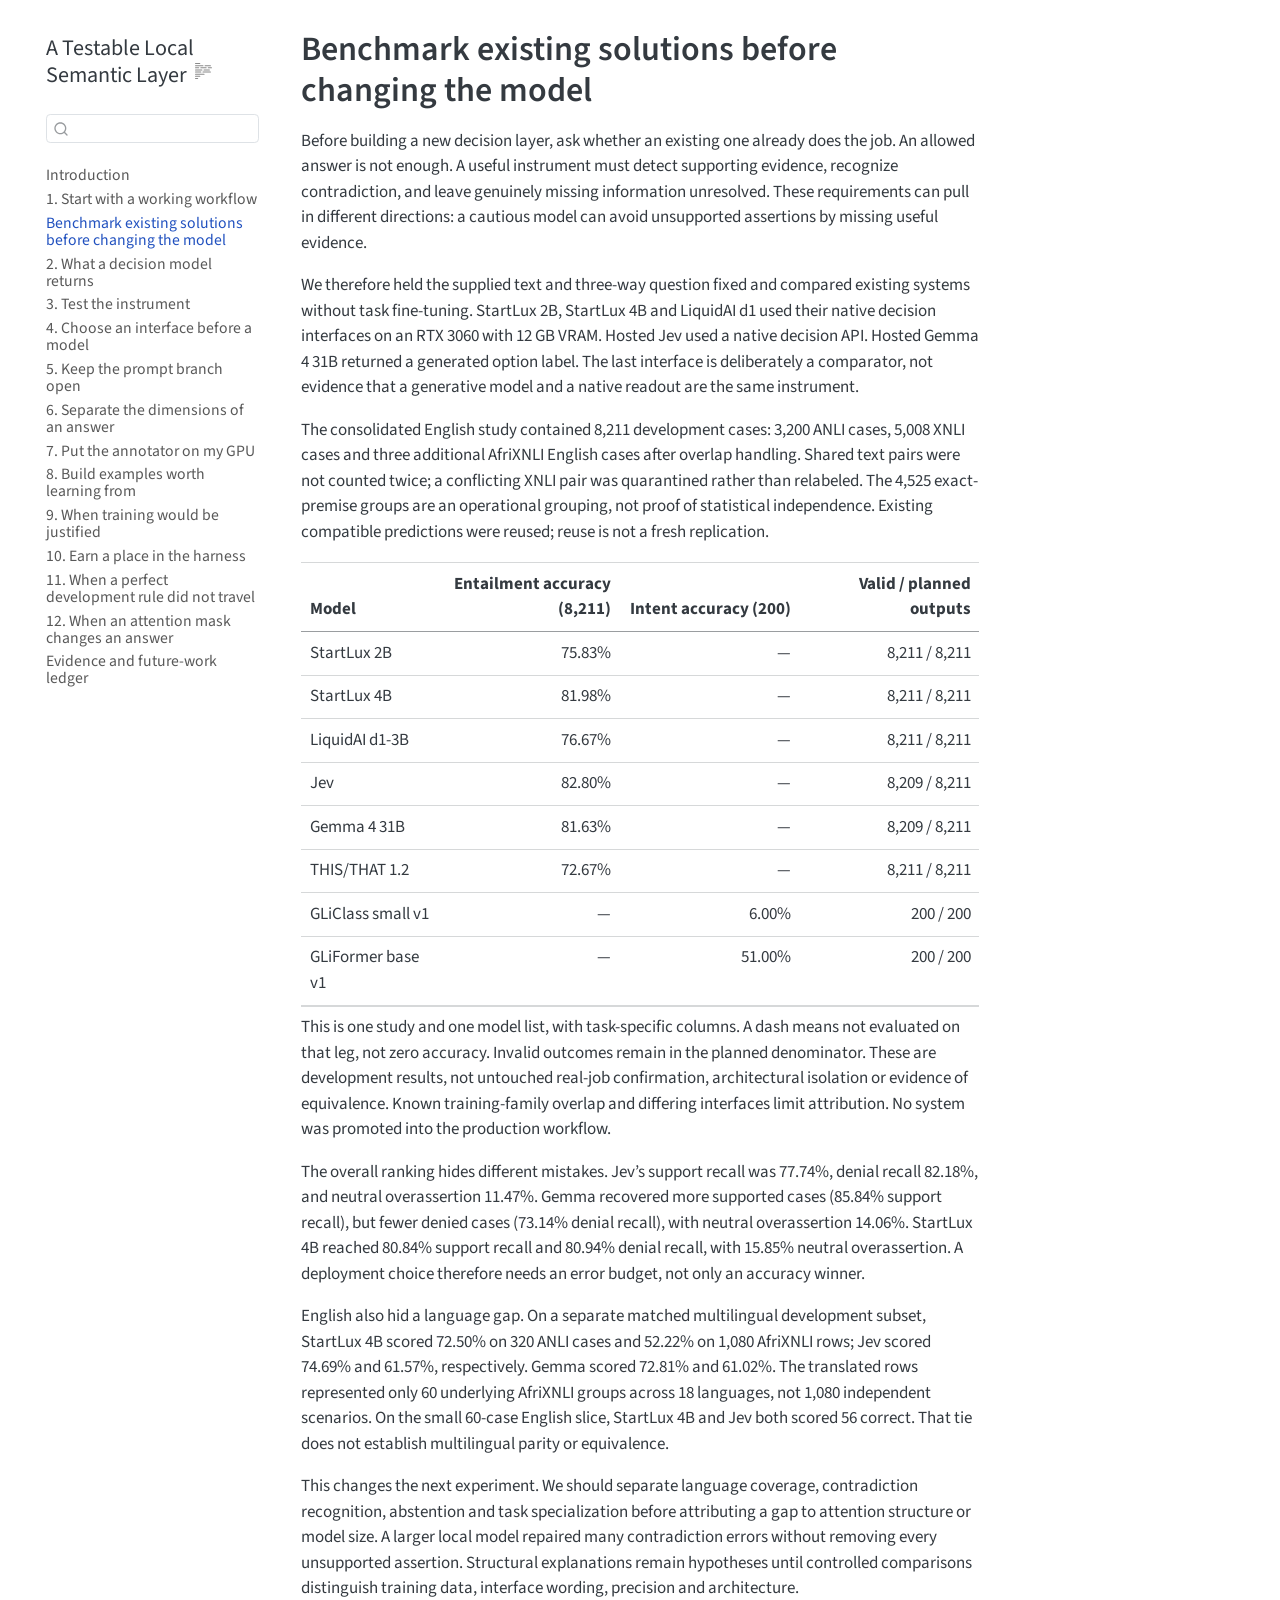
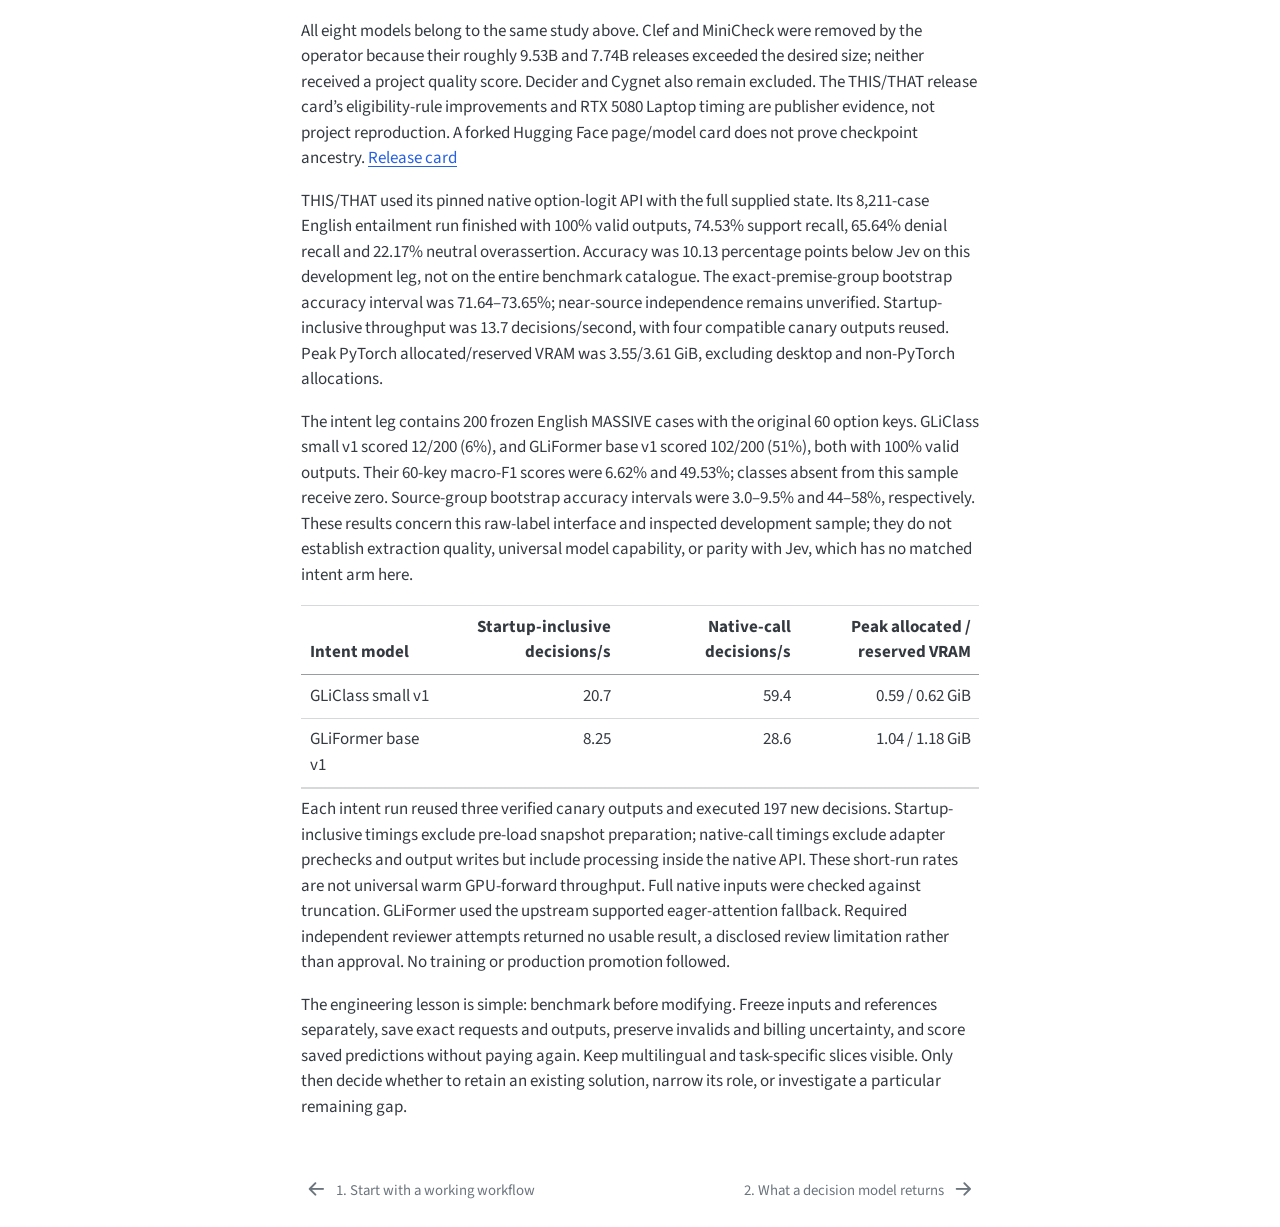
<file: docs/02-existing-solutions.html>
<!DOCTYPE html>
<html xmlns="http://www.w3.org/1999/xhtml" lang="en" xml:lang="en"><head>

<meta charset="utf-8">
<meta name="generator" content="quarto-1.10.18">

<meta name="viewport" content="width=device-width, initial-scale=1.0, user-scalable=yes">


<title>Benchmark existing solutions before changing the model – A Testable Local Semantic Layer</title>
<style>
/* Default styles provided by pandoc.
** See https://pandoc.org/MANUAL.html#variables-for-html for config info.
*/
span.smallcaps{font-variant: small-caps;}
div.columns{display: flex; gap: 1.5em;}
div.column{flex: auto;}
@media screen {
div.columns{gap: min(4vw, 1.5em);}
div.column{overflow-x: auto;}
}
div.hanging-indent{margin-left: 1.5em; text-indent: -1.5em;}
ul.task-list{list-style: none;}
ul.task-list li input[type="checkbox"] {
  width: 0.8em;
  margin: 0 0.8em 0.2em -1em; /* quarto-specific, see https://github.com/quarto-dev/quarto-cli/issues/4556 */ 
  vertical-align: middle;
}
</style>


<script src="site_libs/quarto-nav/quarto-nav.js"></script>
<script src="site_libs/quarto-nav/headroom.min.js"></script>
<script src="site_libs/clipboard/clipboard.min.js"></script>
<script src="site_libs/quarto-search/autocomplete.umd.js"></script>
<script src="site_libs/quarto-search/fuse.min.js"></script>
<script src="site_libs/quarto-search/quarto-search.js"></script>
<meta name="quarto:offset" content="./">
<link href="./02-instrument.html" rel="next">
<link href="./01-workflow.html" rel="prev">
<script src="site_libs/quarto-html/quarto.js" type="module"></script>
<script src="site_libs/quarto-html/tabsets/tabsets.js" type="module"></script>
<script src="site_libs/quarto-html/popper.min.js"></script>
<script src="site_libs/quarto-html/tippy.umd.min.js"></script>
<script src="site_libs/quarto-html/anchor.min.js"></script>
<link href="site_libs/quarto-html/tippy.css" rel="stylesheet">
<link href="site_libs/quarto-html/quarto-syntax-highlighting-64a204ab8560d761af7679ceaba22944.css" rel="stylesheet" id="quarto-text-highlighting-styles">
<script src="site_libs/bootstrap/bootstrap.min.js"></script>
<link href="site_libs/bootstrap/bootstrap-icons.css" rel="stylesheet">
<link href="site_libs/bootstrap/bootstrap-7227454d60a76f7036b3a8bd656475dd.min.css" rel="stylesheet" append-hash="true" id="quarto-bootstrap" data-mode="light">
<script id="quarto-search-options" type="application/json">{
  "location": "sidebar",
  "copy-button": false,
  "collapse-after": 3,
  "panel-placement": "start",
  "type": "textbox",
  "limit": 50,
  "keyboard-shortcut": [
    "f",
    "/",
    "s"
  ],
  "show-item-context": false,
  "language": {
    "search-no-results-text": "No results",
    "search-matching-documents-text": "matching documents",
    "search-copy-link-title": "Copy link to search",
    "search-hide-matches-text": "Hide additional matches",
    "search-more-match-text": "more match in this document",
    "search-more-matches-text": "more matches in this document",
    "search-clear-button-title": "Clear",
    "search-text-placeholder": "",
    "search-detached-cancel-button-title": "Cancel",
    "search-submit-button-title": "Submit",
    "search-label": "Search"
  }
}</script>


<link rel="stylesheet" href="styles.css">
</head>

<body class="nav-sidebar floating quarto-light">

<div id="quarto-search-results"></div>
  <header id="quarto-header" class="headroom fixed-top">
  <nav class="quarto-secondary-nav">
    <div class="container-fluid d-flex">
      <button type="button" class="quarto-btn-toggle btn" data-bs-toggle="collapse" role="button" data-bs-target=".quarto-sidebar-collapse-item" aria-controls="quarto-sidebar" aria-expanded="false" aria-label="Toggle sidebar navigation" onclick="if (window.quartoToggleHeadroom) { window.quartoToggleHeadroom(); }">
        <i class="bi bi-layout-text-sidebar-reverse"></i>
      </button>
        <nav class="quarto-page-breadcrumbs" aria-label="breadcrumb"><ol class="breadcrumb"><li class="breadcrumb-item"><a href="./02-existing-solutions.html"><span class="chapter-title">Benchmark existing solutions before changing the model</span></a></li></ol></nav>
        <a class="flex-grow-1" role="navigation" data-bs-toggle="collapse" data-bs-target=".quarto-sidebar-collapse-item" aria-controls="quarto-sidebar" aria-expanded="false" aria-label="Toggle sidebar navigation" onclick="if (window.quartoToggleHeadroom) { window.quartoToggleHeadroom(); }">      
        </a>
      <button type="button" class="btn quarto-search-button" aria-label="Search" onclick="window.quartoOpenSearch();">
        <i class="bi bi-search"></i>
      </button>
    </div>
  </nav>
</header>
<!-- content -->
<div id="quarto-content" class="quarto-container page-columns page-rows-contents page-layout-article">
<!-- sidebar -->
  <nav id="quarto-sidebar" class="sidebar collapse collapse-horizontal quarto-sidebar-collapse-item sidebar-navigation floating overflow-auto">
    <div class="pt-lg-2 mt-2 text-left sidebar-header">
    <div class="sidebar-title mb-0 py-0">
      <a href="./">A Testable Local Semantic Layer</a> 
        <div class="sidebar-tools-main">
  <a href="" class="quarto-reader-toggle quarto-navigation-tool px-1" onclick="window.quartoToggleReader(); return false;" title="Toggle reader mode">
  <div class="quarto-reader-toggle-btn">
  <i class="bi"></i>
  </div>
</a>
</div>
    </div>
      </div>
        <div class="mt-2 flex-shrink-0 align-items-center">
        <div class="sidebar-search">
        <div id="quarto-search" class="" title="Search"></div>
        </div>
        </div>
    <div class="sidebar-menu-container"> 
    <ul class="list-unstyled mt-1">
        <li class="sidebar-item">
  <div class="sidebar-item-container"> 
  <a href="./index.html" class="sidebar-item-text sidebar-link"><span class="chapter-title">Introduction</span></a>
  </div>
</li>
        <li class="sidebar-item">
  <div class="sidebar-item-container"> 
  <a href="./01-workflow.html" class="sidebar-item-text sidebar-link"><span class="chapter-title">1. Start with a working workflow</span></a>
  </div>
</li>
        <li class="sidebar-item">
  <div class="sidebar-item-container"> 
  <a href="./02-existing-solutions.html" class="sidebar-item-text sidebar-link active"><span class="chapter-title">Benchmark existing solutions before changing the model</span></a>
  </div>
</li>
        <li class="sidebar-item">
  <div class="sidebar-item-container"> 
  <a href="./02-instrument.html" class="sidebar-item-text sidebar-link"><span class="chapter-title">2. What a decision model returns</span></a>
  </div>
</li>
        <li class="sidebar-item">
  <div class="sidebar-item-container"> 
  <a href="./03-diagnostics.html" class="sidebar-item-text sidebar-link"><span class="chapter-title">3. Test the instrument</span></a>
  </div>
</li>
        <li class="sidebar-item">
  <div class="sidebar-item-container"> 
  <a href="./04-landscape.html" class="sidebar-item-text sidebar-link"><span class="chapter-title">4. Choose an interface before a model</span></a>
  </div>
</li>
        <li class="sidebar-item">
  <div class="sidebar-item-container"> 
  <a href="./05-prompts.html" class="sidebar-item-text sidebar-link"><span class="chapter-title">5. Keep the prompt branch open</span></a>
  </div>
</li>
        <li class="sidebar-item">
  <div class="sidebar-item-container"> 
  <a href="./06-references.html" class="sidebar-item-text sidebar-link"><span class="chapter-title">6. Separate the dimensions of an answer</span></a>
  </div>
</li>
        <li class="sidebar-item">
  <div class="sidebar-item-container"> 
  <a href="./07-spark.html" class="sidebar-item-text sidebar-link"><span class="chapter-title">7. Put the annotator on my GPU</span></a>
  </div>
</li>
        <li class="sidebar-item">
  <div class="sidebar-item-container"> 
  <a href="./08-supervision.html" class="sidebar-item-text sidebar-link"><span class="chapter-title">8. Build examples worth learning from</span></a>
  </div>
</li>
        <li class="sidebar-item">
  <div class="sidebar-item-container"> 
  <a href="./09-training.html" class="sidebar-item-text sidebar-link"><span class="chapter-title">9. When training would be justified</span></a>
  </div>
</li>
        <li class="sidebar-item">
  <div class="sidebar-item-container"> 
  <a href="./10-gates.html" class="sidebar-item-text sidebar-link"><span class="chapter-title">10. Earn a place in the harness</span></a>
  </div>
</li>
        <li class="sidebar-item">
  <div class="sidebar-item-container"> 
  <a href="./11-priors.html" class="sidebar-item-text sidebar-link"><span class="chapter-title">11. When a perfect development rule did not travel</span></a>
  </div>
</li>
        <li class="sidebar-item">
  <div class="sidebar-item-container"> 
  <a href="./12-attention.html" class="sidebar-item-text sidebar-link"><span class="chapter-title">12. When an attention mask changes an answer</span></a>
  </div>
</li>
        <li class="sidebar-item">
  <div class="sidebar-item-container"> 
  <a href="./evidence.html" class="sidebar-item-text sidebar-link"><span class="chapter-title">Evidence and future-work ledger</span></a>
  </div>
</li>
    </ul>
    </div>
</nav>
<div id="quarto-sidebar-glass" class="quarto-sidebar-collapse-item" data-bs-toggle="collapse" data-bs-target=".quarto-sidebar-collapse-item"></div>
<!-- margin-sidebar -->
    <div id="quarto-margin-sidebar" class="sidebar margin-sidebar zindex-bottom">
        
    </div>
<!-- main -->
<main class="content" id="quarto-document-content">

<header id="title-block-header" class="quarto-title-block default">
<div class="quarto-title">
<h1 class="title"><span class="chapter-title">Benchmark existing solutions before changing the model</span></h1>
</div>



<div class="quarto-title-meta">

    
  
    
  </div>
  


</header>


<!-- block: existing-001 -->
<p><span id="existing-001"></span></p>
<!-- block: existing-002 -->
<p><span id="existing-002"></span></p>
<p>Before building a new decision layer, ask whether an existing one already does the job. An allowed answer is not enough. A useful instrument must detect supporting evidence, recognize contradiction, and leave genuinely missing information unresolved. These requirements can pull in different directions: a cautious model can avoid unsupported assertions by missing useful evidence.</p>
<!-- block: existing-003 -->
<p><span id="existing-003"></span></p>
<p>We therefore held the supplied text and three-way question fixed and compared existing systems without task fine-tuning. StartLux 2B, StartLux 4B and LiquidAI d1 used their native decision interfaces on an RTX 3060 with 12 GB VRAM. Hosted Jev used a native decision API. Hosted Gemma 4 31B returned a generated option label. The last interface is deliberately a comparator, not evidence that a generative model and a native readout are the same instrument.</p>
<!-- block: existing-004 -->
<p><span id="existing-004"></span></p>
<p>The consolidated English study contained 8,211 development cases: 3,200 ANLI cases, 5,008 XNLI cases and three additional AfriXNLI English cases after overlap handling. Shared text pairs were not counted twice; a conflicting XNLI pair was quarantined rather than relabeled. The 4,525 exact-premise groups are an operational grouping, not proof of statistical independence. Existing compatible predictions were reused; reuse is not a fresh replication.</p>
<!-- block: existing-005 -->
<p><span id="existing-005"></span></p>
<table class="caption-top table">
<colgroup>
<col style="width: 20%">
<col style="width: 26%">
<col style="width: 26%">
<col style="width: 26%">
</colgroup>
<thead>
<tr class="header">
<th>Model</th>
<th style="text-align: right;">Entailment accuracy (8,211)</th>
<th style="text-align: right;">Intent accuracy (200)</th>
<th style="text-align: right;">Valid / planned outputs</th>
</tr>
</thead>
<tbody>
<tr class="odd">
<td>StartLux 2B</td>
<td style="text-align: right;">75.83%</td>
<td style="text-align: right;">—</td>
<td style="text-align: right;">8,211 / 8,211</td>
</tr>
<tr class="even">
<td>StartLux 4B</td>
<td style="text-align: right;">81.98%</td>
<td style="text-align: right;">—</td>
<td style="text-align: right;">8,211 / 8,211</td>
</tr>
<tr class="odd">
<td>LiquidAI d1-3B</td>
<td style="text-align: right;">76.67%</td>
<td style="text-align: right;">—</td>
<td style="text-align: right;">8,211 / 8,211</td>
</tr>
<tr class="even">
<td>Jev</td>
<td style="text-align: right;">82.80%</td>
<td style="text-align: right;">—</td>
<td style="text-align: right;">8,209 / 8,211</td>
</tr>
<tr class="odd">
<td>Gemma 4 31B</td>
<td style="text-align: right;">81.63%</td>
<td style="text-align: right;">—</td>
<td style="text-align: right;">8,209 / 8,211</td>
</tr>
<tr class="even">
<td>THIS/THAT 1.2</td>
<td style="text-align: right;">72.67%</td>
<td style="text-align: right;">—</td>
<td style="text-align: right;">8,211 / 8,211</td>
</tr>
<tr class="odd">
<td>GLiClass small v1</td>
<td style="text-align: right;">—</td>
<td style="text-align: right;">6.00%</td>
<td style="text-align: right;">200 / 200</td>
</tr>
<tr class="even">
<td>GLiFormer base v1</td>
<td style="text-align: right;">—</td>
<td style="text-align: right;">51.00%</td>
<td style="text-align: right;">200 / 200</td>
</tr>
</tbody>
</table>
<p>This is one study and one model list, with task-specific columns. A dash means not evaluated on that leg, not zero accuracy. Invalid outcomes remain in the planned denominator. These are development results, not untouched real-job confirmation, architectural isolation or evidence of equivalence. Known training-family overlap and differing interfaces limit attribution. No system was promoted into the production workflow.</p>
<!-- block: existing-006 -->
<p><span id="existing-006"></span></p>
<p>The overall ranking hides different mistakes. Jev’s support recall was 77.74%, denial recall 82.18%, and neutral overassertion 11.47%. Gemma recovered more supported cases (85.84% support recall), but fewer denied cases (73.14% denial recall), with neutral overassertion 14.06%. StartLux 4B reached 80.84% support recall and 80.94% denial recall, with 15.85% neutral overassertion. A deployment choice therefore needs an error budget, not only an accuracy winner.</p>
<!-- block: existing-007 -->
<p><span id="existing-007"></span></p>
<p>English also hid a language gap. On a separate matched multilingual development subset, StartLux 4B scored 72.50% on 320 ANLI cases and 52.22% on 1,080 AfriXNLI rows; Jev scored 74.69% and 61.57%, respectively. Gemma scored 72.81% and 61.02%. The translated rows represented only 60 underlying AfriXNLI groups across 18 languages, not 1,080 independent scenarios. On the small 60-case English slice, StartLux 4B and Jev both scored 56 correct. That tie does not establish multilingual parity or equivalence.</p>
<!-- block: existing-008 -->
<p><span id="existing-008"></span></p>
<p>This changes the next experiment. We should separate language coverage, contradiction recognition, abstention and task specialization before attributing a gap to attention structure or model size. A larger local model repaired many contradiction errors without removing every unsupported assertion. Structural explanations remain hypotheses until controlled comparisons distinguish training data, interface wording, precision and architecture.</p>
<!-- block: existing-009 -->
<p><span id="existing-009"></span></p>
<p>All eight models belong to the same study above. Clef and MiniCheck were removed by the operator because their roughly 9.53B and 7.74B releases exceeded the desired size; neither received a project quality score. Decider and Cygnet also remain excluded. The THIS/THAT release card’s eligibility-rule improvements and RTX 5080 Laptop timing are publisher evidence, not project reproduction. A forked Hugging Face page/model card does not prove checkpoint ancestry. <a href="https://huggingface.co/flock-io/this-that-model-1.2">Release card</a></p>
<p>THIS/THAT used its pinned native option-logit API with the full supplied state. Its 8,211-case English entailment run finished with 100% valid outputs, 74.53% support recall, 65.64% denial recall and 22.17% neutral overassertion. Accuracy was 10.13 percentage points below Jev on this development leg, not on the entire benchmark catalogue. The exact-premise-group bootstrap accuracy interval was 71.64–73.65%; near-source independence remains unverified. Startup-inclusive throughput was 13.7 decisions/second, with four compatible canary outputs reused. Peak PyTorch allocated/reserved VRAM was 3.55/3.61 GiB, excluding desktop and non-PyTorch allocations.</p>
<p>The intent leg contains 200 frozen English MASSIVE cases with the original 60 option keys. GLiClass small v1 scored 12/200 (6%), and GLiFormer base v1 scored 102/200 (51%), both with 100% valid outputs. Their 60-key macro-F1 scores were 6.62% and 49.53%; classes absent from this sample receive zero. Source-group bootstrap accuracy intervals were 3.0–9.5% and 44–58%, respectively. These results concern this raw-label interface and inspected development sample; they do not establish extraction quality, universal model capability, or parity with Jev, which has no matched intent arm here.</p>
<table class="caption-top table">
<colgroup>
<col style="width: 20%">
<col style="width: 26%">
<col style="width: 26%">
<col style="width: 26%">
</colgroup>
<thead>
<tr class="header">
<th>Intent model</th>
<th style="text-align: right;">Startup-inclusive decisions/s</th>
<th style="text-align: right;">Native-call decisions/s</th>
<th style="text-align: right;">Peak allocated / reserved VRAM</th>
</tr>
</thead>
<tbody>
<tr class="odd">
<td>GLiClass small v1</td>
<td style="text-align: right;">20.7</td>
<td style="text-align: right;">59.4</td>
<td style="text-align: right;">0.59 / 0.62 GiB</td>
</tr>
<tr class="even">
<td>GLiFormer base v1</td>
<td style="text-align: right;">8.25</td>
<td style="text-align: right;">28.6</td>
<td style="text-align: right;">1.04 / 1.18 GiB</td>
</tr>
</tbody>
</table>
<p>Each intent run reused three verified canary outputs and executed 197 new decisions. Startup-inclusive timings exclude pre-load snapshot preparation; native-call timings exclude adapter prechecks and output writes but include processing inside the native API. These short-run rates are not universal warm GPU-forward throughput. Full native inputs were checked against truncation. GLiFormer used the upstream supported eager-attention fallback. Required independent reviewer attempts returned no usable result, a disclosed review limitation rather than approval. No training or production promotion followed.</p>
<!-- block: existing-010 -->
<p><span id="existing-010"></span></p>
<p>The engineering lesson is simple: benchmark before modifying. Freeze inputs and references separately, save exact requests and outputs, preserve invalids and billing uncertainty, and score saved predictions without paying again. Keep multilingual and task-specific slices visible. Only then decide whether to retain an existing solution, narrow its role, or investigate a particular remaining gap.</p>



</main> <!-- /main -->
<script id="quarto-html-after-body" type="application/javascript">
  window.document.addEventListener("DOMContentLoaded", function (event) {
    const icon = "";
    const anchorJS = new window.AnchorJS();
    anchorJS.options = {
      placement: 'right',
      icon: icon
    };
    anchorJS.add('.anchored');
    const isCodeAnnotation = (el) => {
      for (const clz of el.classList) {
        if (clz.startsWith('code-annotation-')) {                     
          return true;
        }
      }
      return false;
    }
    const onCopySuccess = function(e) {
      // button target
      const button = e.trigger;
      // don't keep focus
      button.blur();
      // flash "checked"
      button.classList.add('code-copy-button-checked');
      var currentTitle = button.getAttribute("title");
      button.setAttribute("title", "Copied!");
      let tooltip;
      if (window.bootstrap) {
        button.setAttribute("data-bs-toggle", "tooltip");
        button.setAttribute("data-bs-placement", "left");
        button.setAttribute("data-bs-title", "Copied!");
        tooltip = new bootstrap.Tooltip(button, 
          { trigger: "manual", 
            customClass: "code-copy-button-tooltip",
            offset: [0, -8]});
        tooltip.show();    
      }
      setTimeout(function() {
        if (tooltip) {
          tooltip.hide();
          button.removeAttribute("data-bs-title");
          button.removeAttribute("data-bs-toggle");
          button.removeAttribute("data-bs-placement");
        }
        button.setAttribute("title", currentTitle);
        button.classList.remove('code-copy-button-checked');
      }, 1000);
      // clear code selection
      e.clearSelection();
    }
    const getTextToCopy = function(trigger) {
      const outerScaffold = trigger.parentElement.cloneNode(true);
      const codeEl = outerScaffold.querySelector('code');
      for (const childEl of codeEl.children) {
        if (isCodeAnnotation(childEl)) {
          childEl.remove();
        }
      }
      return codeEl.innerText;
    }
    const clipboard = new window.ClipboardJS('.code-copy-button:not([data-in-quarto-modal])', {
      text: getTextToCopy
    });
    clipboard.on('success', onCopySuccess);
    if (window.document.getElementById('quarto-embedded-source-code-modal')) {
      const clipboardModal = new window.ClipboardJS('.code-copy-button[data-in-quarto-modal]', {
        text: getTextToCopy,
        container: window.document.getElementById('quarto-embedded-source-code-modal')
      });
      clipboardModal.on('success', onCopySuccess);
    }
      var localhostRegex = new RegExp(/^(?:http|https):\/\/localhost\:?[0-9]*\//);
      var mailtoRegex = new RegExp(/^mailto:/);
        var filterRegex = new RegExp('/' + window.location.host + '/');
      var isInternal = (href) => {
          return filterRegex.test(href) || localhostRegex.test(href) || mailtoRegex.test(href);
      }
      // Inspect non-navigation links and adorn them if external
     var links = window.document.querySelectorAll('a[href]:not(.nav-link):not(.navbar-brand):not(.toc-action):not(.sidebar-link):not(.sidebar-item-toggle):not(.pagination-link):not(.no-external):not([aria-hidden]):not(.dropdown-item):not(.quarto-navigation-tool):not(.about-link)');
      for (var i=0; i<links.length; i++) {
        const link = links[i];
        if (!isInternal(link.href)) {
          // undo the damage that might have been done by quarto-nav.js in the case of
          // links that we want to consider external
          if (link.dataset.originalHref !== undefined) {
            link.href = link.dataset.originalHref;
          }
        }
      }
    function tippyHover(el, contentFn, onTriggerFn, onUntriggerFn) {
      const config = {
        allowHTML: true,
        maxWidth: 500,
        delay: 100,
        arrow: false,
        appendTo: function(el) {
            return el.parentElement;
        },
        interactive: true,
        interactiveBorder: 10,
        theme: 'quarto',
        placement: 'bottom-start',
      };
      if (contentFn) {
        config.content = contentFn;
      }
      if (onTriggerFn) {
        config.onTrigger = onTriggerFn;
      }
      if (onUntriggerFn) {
        config.onUntrigger = onUntriggerFn;
      }
      window.tippy(el, config); 
    }
    const noterefs = window.document.querySelectorAll('a[role="doc-noteref"]');
    for (var i=0; i<noterefs.length; i++) {
      const ref = noterefs[i];
      tippyHover(ref, function() {
        // use id or data attribute instead here
        let href = ref.getAttribute('data-footnote-href') || ref.getAttribute('href');
        try { href = new URL(href).hash; } catch {}
        const id = href.replace(/^#\/?/, "");
        const note = window.document.getElementById(id);
        if (note) {
          return note.innerHTML;
        } else {
          return "";
        }
      });
    }
    const xrefs = window.document.querySelectorAll('a.quarto-xref');
    const processXRef = (id, note) => {
      // Strip column container classes
      const stripColumnClz = (el) => {
        el.classList.remove("page-full", "page-columns");
        if (el.children) {
          for (const child of el.children) {
            stripColumnClz(child);
          }
        }
      }
      stripColumnClz(note)
      if (id === null || id.startsWith('sec-')) {
        // Special case sections, only their first couple elements
        const container = document.createElement("div");
        if (note.children && note.children.length > 2) {
          container.appendChild(note.children[0].cloneNode(true));
          for (let i = 1; i < note.children.length; i++) {
            const child = note.children[i];
            if (child.tagName === "P" && child.innerText === "") {
              continue;
            } else {
              container.appendChild(child.cloneNode(true));
              break;
            }
          }
          if (window.Quarto?.typesetMath) {
            window.Quarto.typesetMath(container);
          }
          return container.innerHTML
        } else {
          if (window.Quarto?.typesetMath) {
            window.Quarto.typesetMath(note);
          }
          return note.innerHTML;
        }
      } else {
        // Remove any anchor links if they are present
        const anchorLink = note.querySelector('a.anchorjs-link');
        if (anchorLink) {
          anchorLink.remove();
        }
        if (window.Quarto?.typesetMath) {
          window.Quarto.typesetMath(note);
        }
        if (note.classList.contains("callout")) {
          return note.outerHTML;
        } else {
          return note.innerHTML;
        }
      }
    }
    for (var i=0; i<xrefs.length; i++) {
      const xref = xrefs[i];
      tippyHover(xref, undefined, function(instance) {
        instance.disable();
        let url = xref.getAttribute('href');
        let hash = undefined; 
        if (url.startsWith('#')) {
          hash = url;
        } else {
          try { hash = new URL(url).hash; } catch {}
        }
        if (hash) {
          const id = hash.replace(/^#\/?/, "");
          const note = window.document.getElementById(id);
          if (note !== null) {
            try {
              const html = processXRef(id, note.cloneNode(true));
              instance.setContent(html);
            } finally {
              instance.enable();
              instance.show();
            }
          } else {
            // See if we can fetch this
            fetch(url.split('#')[0])
            .then(res => res.text())
            .then(html => {
              const parser = new DOMParser();
              const htmlDoc = parser.parseFromString(html, "text/html");
              const note = htmlDoc.getElementById(id);
              if (note !== null) {
                const html = processXRef(id, note);
                instance.setContent(html);
              } 
            }).finally(() => {
              instance.enable();
              instance.show();
            });
          }
        } else {
          // See if we can fetch a full url (with no hash to target)
          // This is a special case and we should probably do some content thinning / targeting
          fetch(url)
          .then(res => res.text())
          .then(html => {
            const parser = new DOMParser();
            const htmlDoc = parser.parseFromString(html, "text/html");
            const note = htmlDoc.querySelector('main.content');
            if (note !== null) {
              // This should only happen for chapter cross references
              // (since there is no id in the URL)
              // remove the first header
              if (note.children.length > 0 && note.children[0].tagName === "HEADER") {
                note.children[0].remove();
              }
              const html = processXRef(null, note);
              instance.setContent(html);
            } 
          }).finally(() => {
            instance.enable();
            instance.show();
          });
        }
      }, function(instance) {
      });
    }
        let selectedAnnoteEl;
        const selectorForAnnotation = ( cell, annotation) => {
          let cellAttr = 'data-code-cell="' + cell + '"';
          let lineAttr = 'data-code-annotation="' +  annotation + '"';
          const selector = 'span[' + cellAttr + '][' + lineAttr + ']';
          return selector;
        }
        const selectCodeLines = (annoteEl) => {
          const doc = window.document;
          const targetCell = annoteEl.getAttribute("data-target-cell");
          const targetAnnotation = annoteEl.getAttribute("data-target-annotation");
          const annoteSpan = window.document.querySelector(selectorForAnnotation(targetCell, targetAnnotation));
          const lines = annoteSpan.getAttribute("data-code-lines").split(",");
          const lineIds = lines.map((line) => {
            return targetCell + "-" + line;
          })
          let top = null;
          let height = null;
          let parent = null;
          if (lineIds.length > 0) {
              //compute the position of the single el (top and bottom and make a div)
              const el = window.document.getElementById(lineIds[0]);
              top = el.offsetTop;
              height = el.offsetHeight;
              parent = el.parentElement.parentElement;
            if (lineIds.length > 1) {
              const lastEl = window.document.getElementById(lineIds[lineIds.length - 1]);
              const bottom = lastEl.offsetTop + lastEl.offsetHeight;
              height = bottom - top;
            }
            if (top !== null && height !== null && parent !== null) {
              // cook up a div (if necessary) and position it 
              let div = window.document.getElementById("code-annotation-line-highlight");
              if (div === null) {
                div = window.document.createElement("div");
                div.setAttribute("id", "code-annotation-line-highlight");
                div.style.position = 'absolute';
                parent.appendChild(div);
              }
              div.style.top = top - 2 + "px";
              div.style.height = height + 4 + "px";
              div.style.left = 0;
              let gutterDiv = window.document.getElementById("code-annotation-line-highlight-gutter");
              if (gutterDiv === null) {
                gutterDiv = window.document.createElement("div");
                gutterDiv.setAttribute("id", "code-annotation-line-highlight-gutter");
                gutterDiv.style.position = 'absolute';
                const codeCell = window.document.getElementById(targetCell);
                const gutter = codeCell.querySelector('.code-annotation-gutter');
                gutter.appendChild(gutterDiv);
              }
              gutterDiv.style.top = top - 2 + "px";
              gutterDiv.style.height = height + 4 + "px";
            }
            selectedAnnoteEl = annoteEl;
          }
        };
        const unselectCodeLines = () => {
          const elementsIds = ["code-annotation-line-highlight", "code-annotation-line-highlight-gutter"];
          elementsIds.forEach((elId) => {
            const div = window.document.getElementById(elId);
            if (div) {
              div.remove();
            }
          });
          selectedAnnoteEl = undefined;
        };
          // Handle positioning of the toggle
      window.addEventListener(
        "resize",
        throttle(() => {
          elRect = undefined;
          if (selectedAnnoteEl) {
            selectCodeLines(selectedAnnoteEl);
          }
        }, 10)
      );
      function throttle(fn, ms) {
      let throttle = false;
      let timer;
        return (...args) => {
          if(!throttle) { // first call gets through
              fn.apply(this, args);
              throttle = true;
          } else { // all the others get throttled
              if(timer) clearTimeout(timer); // cancel #2
              timer = setTimeout(() => {
                fn.apply(this, args);
                timer = throttle = false;
              }, ms);
          }
        };
      }
        // Attach click handler to the DT
        const annoteDls = window.document.querySelectorAll('dt[data-target-cell]');
        for (const annoteDlNode of annoteDls) {
          annoteDlNode.addEventListener('click', (event) => {
            const clickedEl = event.target;
            if (clickedEl !== selectedAnnoteEl) {
              unselectCodeLines();
              const activeEl = window.document.querySelector('dt[data-target-cell].code-annotation-active');
              if (activeEl) {
                activeEl.classList.remove('code-annotation-active');
              }
              selectCodeLines(clickedEl);
              clickedEl.classList.add('code-annotation-active');
            } else {
              // Unselect the line
              unselectCodeLines();
              clickedEl.classList.remove('code-annotation-active');
            }
          });
        }
    const findCites = (el) => {
      const parentEl = el.parentElement;
      if (parentEl) {
        const cites = parentEl.dataset.cites;
        if (cites) {
          return {
            el,
            cites: cites.split(' ')
          };
        } else {
          return findCites(el.parentElement)
        }
      } else {
        return undefined;
      }
    };
    var bibliorefs = window.document.querySelectorAll('a[role="doc-biblioref"]');
    for (var i=0; i<bibliorefs.length; i++) {
      const ref = bibliorefs[i];
      const citeInfo = findCites(ref);
      if (citeInfo) {
        tippyHover(citeInfo.el, function() {
          var popup = window.document.createElement('div');
          citeInfo.cites.forEach(function(cite) {
            var citeDiv = window.document.createElement('div');
            citeDiv.classList.add('hanging-indent');
            citeDiv.classList.add('csl-entry');
            var biblioDiv = window.document.getElementById('ref-' + cite);
            if (biblioDiv) {
              citeDiv.innerHTML = biblioDiv.innerHTML;
            }
            popup.appendChild(citeDiv);
          });
          return popup.innerHTML;
        });
      }
    }
  });
  </script>
<nav class="page-navigation">
  <div class="nav-page nav-page-previous">
      <a href="./01-workflow.html" class="pagination-link" aria-label="1. Start with a working workflow">
        <i class="bi bi-arrow-left-short"></i> <span class="nav-page-text"><span class="chapter-title">1. Start with a working workflow</span></span>
      </a>          
  </div>
  <div class="nav-page nav-page-next">
      <a href="./02-instrument.html" class="pagination-link" aria-label="2. What a decision model returns">
        <span class="nav-page-text"><span class="chapter-title">2. What a decision model returns</span></span> <i class="bi bi-arrow-right-short"></i>
      </a>
  </div>
</nav>
</div> <!-- /content -->




</body></html>
</file>
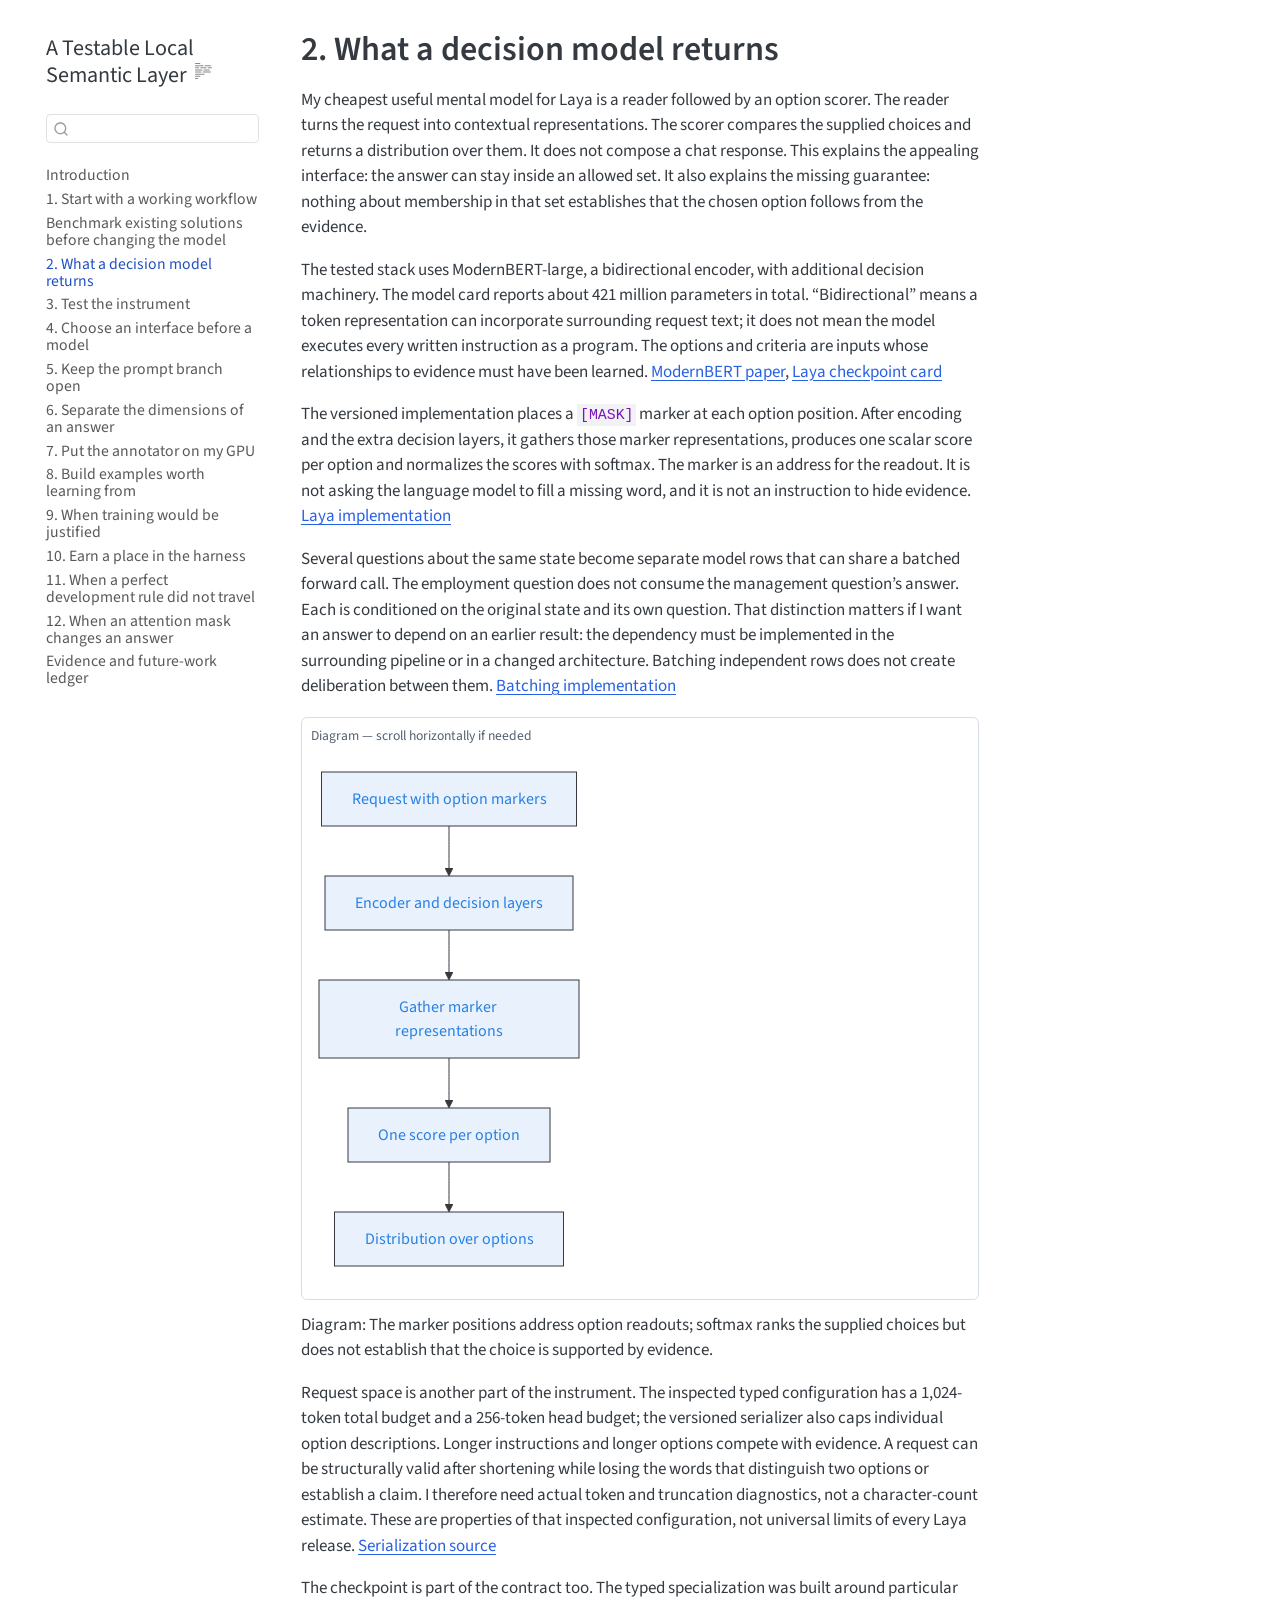
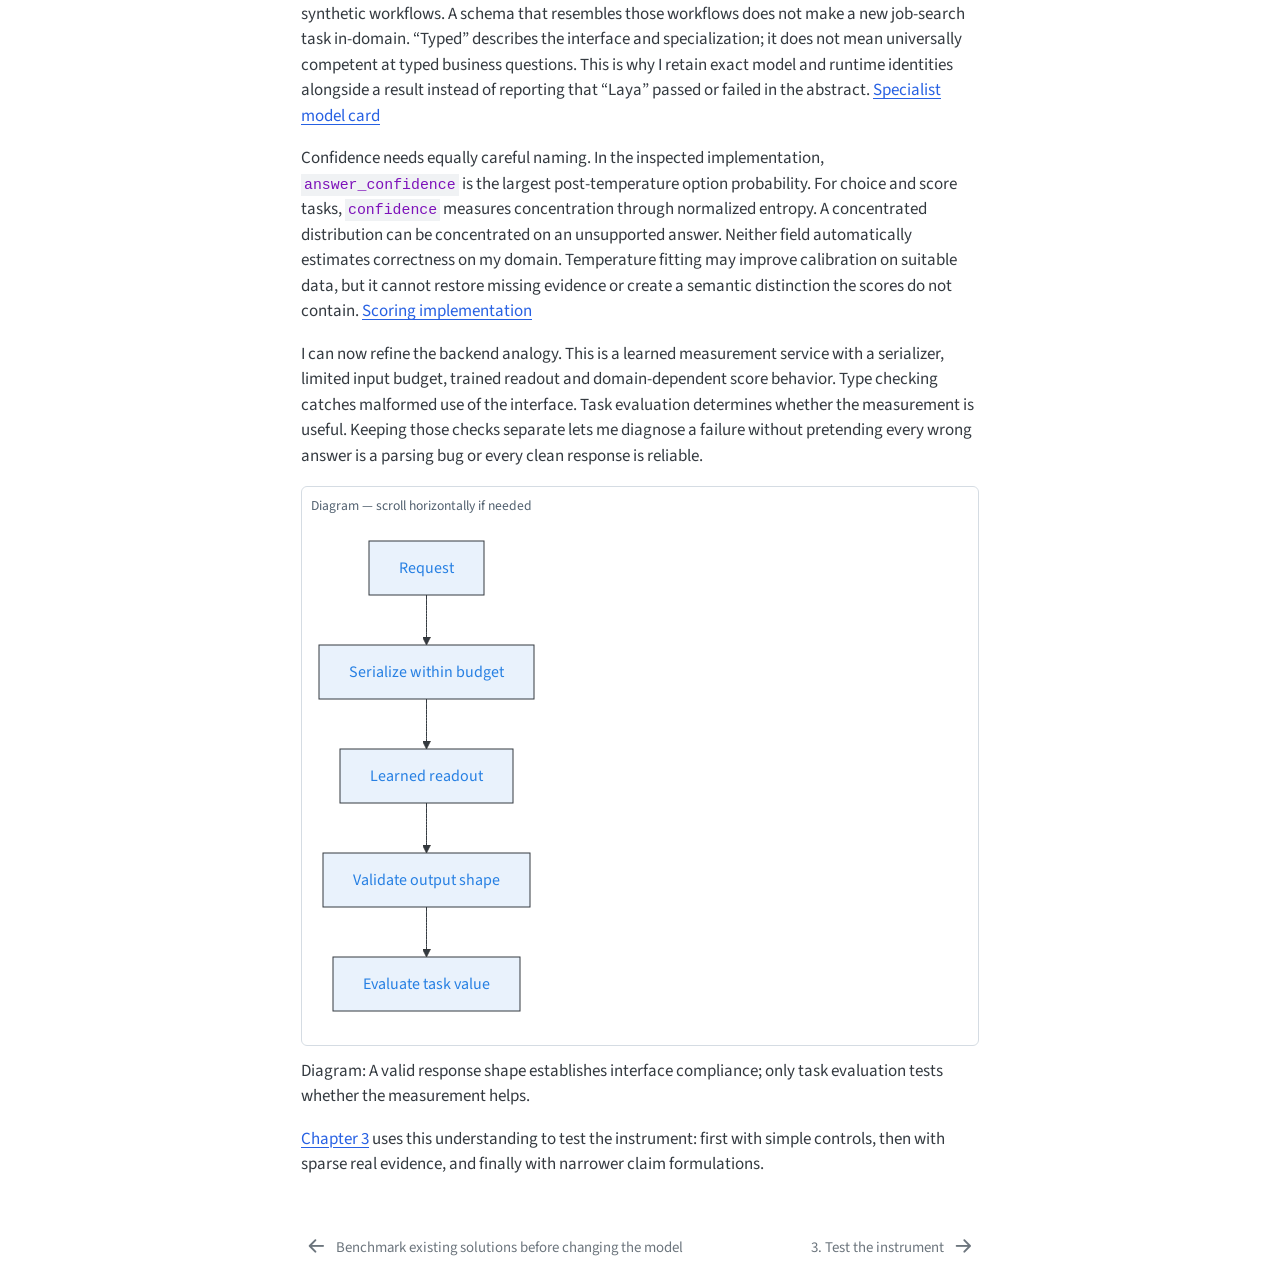
<file: docs/02-instrument.html>
<!DOCTYPE html>
<html xmlns="http://www.w3.org/1999/xhtml" lang="en" xml:lang="en"><head>

<meta charset="utf-8">
<meta name="generator" content="quarto-1.10.18">

<meta name="viewport" content="width=device-width, initial-scale=1.0, user-scalable=yes">


<title>2. What a decision model returns – A Testable Local Semantic Layer</title>
<style>
/* Default styles provided by pandoc.
** See https://pandoc.org/MANUAL.html#variables-for-html for config info.
*/
span.smallcaps{font-variant: small-caps;}
div.columns{display: flex; gap: 1.5em;}
div.column{flex: auto;}
@media screen {
div.columns{gap: min(4vw, 1.5em);}
div.column{overflow-x: auto;}
}
div.hanging-indent{margin-left: 1.5em; text-indent: -1.5em;}
ul.task-list{list-style: none;}
ul.task-list li input[type="checkbox"] {
  width: 0.8em;
  margin: 0 0.8em 0.2em -1em; /* quarto-specific, see https://github.com/quarto-dev/quarto-cli/issues/4556 */ 
  vertical-align: middle;
}
</style>


<script src="site_libs/quarto-nav/quarto-nav.js"></script>
<script src="site_libs/quarto-nav/headroom.min.js"></script>
<script src="site_libs/clipboard/clipboard.min.js"></script>
<script src="site_libs/quarto-search/autocomplete.umd.js"></script>
<script src="site_libs/quarto-search/fuse.min.js"></script>
<script src="site_libs/quarto-search/quarto-search.js"></script>
<meta name="quarto:offset" content="./">
<link href="./03-diagnostics.html" rel="next">
<link href="./02-existing-solutions.html" rel="prev">
<script src="site_libs/quarto-html/quarto.js" type="module"></script>
<script src="site_libs/quarto-html/tabsets/tabsets.js" type="module"></script>
<script src="site_libs/quarto-html/popper.min.js"></script>
<script src="site_libs/quarto-html/tippy.umd.min.js"></script>
<script src="site_libs/quarto-html/anchor.min.js"></script>
<link href="site_libs/quarto-html/tippy.css" rel="stylesheet">
<link href="site_libs/quarto-html/quarto-syntax-highlighting-64a204ab8560d761af7679ceaba22944.css" rel="stylesheet" id="quarto-text-highlighting-styles">
<script src="site_libs/bootstrap/bootstrap.min.js"></script>
<link href="site_libs/bootstrap/bootstrap-icons.css" rel="stylesheet">
<link href="site_libs/bootstrap/bootstrap-7227454d60a76f7036b3a8bd656475dd.min.css" rel="stylesheet" append-hash="true" id="quarto-bootstrap" data-mode="light">
<script id="quarto-search-options" type="application/json">{
  "location": "sidebar",
  "copy-button": false,
  "collapse-after": 3,
  "panel-placement": "start",
  "type": "textbox",
  "limit": 50,
  "keyboard-shortcut": [
    "f",
    "/",
    "s"
  ],
  "show-item-context": false,
  "language": {
    "search-no-results-text": "No results",
    "search-matching-documents-text": "matching documents",
    "search-copy-link-title": "Copy link to search",
    "search-hide-matches-text": "Hide additional matches",
    "search-more-match-text": "more match in this document",
    "search-more-matches-text": "more matches in this document",
    "search-clear-button-title": "Clear",
    "search-text-placeholder": "",
    "search-detached-cancel-button-title": "Cancel",
    "search-submit-button-title": "Submit",
    "search-label": "Search"
  }
}</script>
<script src="site_libs/quarto-diagram/mermaid.min.js"></script>
<script src="site_libs/quarto-diagram/mermaid-init.js"></script>
<link href="site_libs/quarto-diagram/mermaid.css" rel="stylesheet">


<link rel="stylesheet" href="styles.css">
</head>

<body class="nav-sidebar floating quarto-light">

<div id="quarto-search-results"></div>
  <header id="quarto-header" class="headroom fixed-top">
  <nav class="quarto-secondary-nav">
    <div class="container-fluid d-flex">
      <button type="button" class="quarto-btn-toggle btn" data-bs-toggle="collapse" role="button" data-bs-target=".quarto-sidebar-collapse-item" aria-controls="quarto-sidebar" aria-expanded="false" aria-label="Toggle sidebar navigation" onclick="if (window.quartoToggleHeadroom) { window.quartoToggleHeadroom(); }">
        <i class="bi bi-layout-text-sidebar-reverse"></i>
      </button>
        <nav class="quarto-page-breadcrumbs" aria-label="breadcrumb"><ol class="breadcrumb"><li class="breadcrumb-item"><a href="./02-instrument.html"><span class="chapter-title">2. What a decision model returns</span></a></li></ol></nav>
        <a class="flex-grow-1" role="navigation" data-bs-toggle="collapse" data-bs-target=".quarto-sidebar-collapse-item" aria-controls="quarto-sidebar" aria-expanded="false" aria-label="Toggle sidebar navigation" onclick="if (window.quartoToggleHeadroom) { window.quartoToggleHeadroom(); }">      
        </a>
      <button type="button" class="btn quarto-search-button" aria-label="Search" onclick="window.quartoOpenSearch();">
        <i class="bi bi-search"></i>
      </button>
    </div>
  </nav>
</header>
<!-- content -->
<div id="quarto-content" class="quarto-container page-columns page-rows-contents page-layout-article">
<!-- sidebar -->
  <nav id="quarto-sidebar" class="sidebar collapse collapse-horizontal quarto-sidebar-collapse-item sidebar-navigation floating overflow-auto">
    <div class="pt-lg-2 mt-2 text-left sidebar-header">
    <div class="sidebar-title mb-0 py-0">
      <a href="./">A Testable Local Semantic Layer</a> 
        <div class="sidebar-tools-main">
  <a href="" class="quarto-reader-toggle quarto-navigation-tool px-1" onclick="window.quartoToggleReader(); return false;" title="Toggle reader mode">
  <div class="quarto-reader-toggle-btn">
  <i class="bi"></i>
  </div>
</a>
</div>
    </div>
      </div>
        <div class="mt-2 flex-shrink-0 align-items-center">
        <div class="sidebar-search">
        <div id="quarto-search" class="" title="Search"></div>
        </div>
        </div>
    <div class="sidebar-menu-container"> 
    <ul class="list-unstyled mt-1">
        <li class="sidebar-item">
  <div class="sidebar-item-container"> 
  <a href="./index.html" class="sidebar-item-text sidebar-link"><span class="chapter-title">Introduction</span></a>
  </div>
</li>
        <li class="sidebar-item">
  <div class="sidebar-item-container"> 
  <a href="./01-workflow.html" class="sidebar-item-text sidebar-link"><span class="chapter-title">1. Start with a working workflow</span></a>
  </div>
</li>
        <li class="sidebar-item">
  <div class="sidebar-item-container"> 
  <a href="./02-existing-solutions.html" class="sidebar-item-text sidebar-link"><span class="chapter-title">Benchmark existing solutions before changing the model</span></a>
  </div>
</li>
        <li class="sidebar-item">
  <div class="sidebar-item-container"> 
  <a href="./02-instrument.html" class="sidebar-item-text sidebar-link active"><span class="chapter-title">2. What a decision model returns</span></a>
  </div>
</li>
        <li class="sidebar-item">
  <div class="sidebar-item-container"> 
  <a href="./03-diagnostics.html" class="sidebar-item-text sidebar-link"><span class="chapter-title">3. Test the instrument</span></a>
  </div>
</li>
        <li class="sidebar-item">
  <div class="sidebar-item-container"> 
  <a href="./04-landscape.html" class="sidebar-item-text sidebar-link"><span class="chapter-title">4. Choose an interface before a model</span></a>
  </div>
</li>
        <li class="sidebar-item">
  <div class="sidebar-item-container"> 
  <a href="./05-prompts.html" class="sidebar-item-text sidebar-link"><span class="chapter-title">5. Keep the prompt branch open</span></a>
  </div>
</li>
        <li class="sidebar-item">
  <div class="sidebar-item-container"> 
  <a href="./06-references.html" class="sidebar-item-text sidebar-link"><span class="chapter-title">6. Separate the dimensions of an answer</span></a>
  </div>
</li>
        <li class="sidebar-item">
  <div class="sidebar-item-container"> 
  <a href="./07-spark.html" class="sidebar-item-text sidebar-link"><span class="chapter-title">7. Put the annotator on my GPU</span></a>
  </div>
</li>
        <li class="sidebar-item">
  <div class="sidebar-item-container"> 
  <a href="./08-supervision.html" class="sidebar-item-text sidebar-link"><span class="chapter-title">8. Build examples worth learning from</span></a>
  </div>
</li>
        <li class="sidebar-item">
  <div class="sidebar-item-container"> 
  <a href="./09-training.html" class="sidebar-item-text sidebar-link"><span class="chapter-title">9. When training would be justified</span></a>
  </div>
</li>
        <li class="sidebar-item">
  <div class="sidebar-item-container"> 
  <a href="./10-gates.html" class="sidebar-item-text sidebar-link"><span class="chapter-title">10. Earn a place in the harness</span></a>
  </div>
</li>
        <li class="sidebar-item">
  <div class="sidebar-item-container"> 
  <a href="./11-priors.html" class="sidebar-item-text sidebar-link"><span class="chapter-title">11. When a perfect development rule did not travel</span></a>
  </div>
</li>
        <li class="sidebar-item">
  <div class="sidebar-item-container"> 
  <a href="./12-attention.html" class="sidebar-item-text sidebar-link"><span class="chapter-title">12. When an attention mask changes an answer</span></a>
  </div>
</li>
        <li class="sidebar-item">
  <div class="sidebar-item-container"> 
  <a href="./evidence.html" class="sidebar-item-text sidebar-link"><span class="chapter-title">Evidence and future-work ledger</span></a>
  </div>
</li>
    </ul>
    </div>
</nav>
<div id="quarto-sidebar-glass" class="quarto-sidebar-collapse-item" data-bs-toggle="collapse" data-bs-target=".quarto-sidebar-collapse-item"></div>
<!-- margin-sidebar -->
    <div id="quarto-margin-sidebar" class="sidebar margin-sidebar zindex-bottom">
        
    </div>
<!-- main -->
<main class="content" id="quarto-document-content">

<header id="title-block-header" class="quarto-title-block default">
<div class="quarto-title">
<h1 class="title"><span class="chapter-title">2. What a decision model returns</span></h1>
</div>



<div class="quarto-title-meta">

    
  
    
  </div>
  


</header>


<!-- block: ch02-001 -->
<p><span id="ch02-001"></span></p>
<!-- block: ch02-002 -->
<p><span id="ch02-002"></span></p>
<p>My cheapest useful mental model for Laya is a reader followed by an option scorer. The reader turns the request into contextual representations. The scorer compares the supplied choices and returns a distribution over them. It does not compose a chat response. This explains the appealing interface: the answer can stay inside an allowed set. It also explains the missing guarantee: nothing about membership in that set establishes that the chosen option follows from the evidence.</p>
<!-- block: ch02-003 -->
<p><span id="ch02-003"></span></p>
<p>The tested stack uses ModernBERT-large, a bidirectional encoder, with additional decision machinery. The model card reports about 421 million parameters in total. “Bidirectional” means a token representation can incorporate surrounding request text; it does not mean the model executes every written instruction as a program. The options and criteria are inputs whose relationships to evidence must have been learned. <a href="https://arxiv.org/abs/2412.13663">ModernBERT paper</a>, <a href="https://huggingface.co/convaiinnovations/laya-typed-decisions">Laya checkpoint card</a></p>
<!-- block: ch02-004 -->
<p><span id="ch02-004"></span></p>
<p>The versioned implementation places a <code>[MASK]</code> marker at each option position. After encoding and the extra decision layers, it gathers those marker representations, produces one scalar score per option and normalizes the scores with softmax. The marker is an address for the readout. It is not asking the language model to fill a missing word, and it is not an instruction to hide evidence. <a href="https://github.com/NandhaKishorM/laya/blob/v0.3.21/laya/common.py">Laya implementation</a></p>
<!-- block: ch02-005 -->
<p><span id="ch02-005"></span></p>
<p>Several questions about the same state become separate model rows that can share a batched forward call. The employment question does not consume the management question’s answer. Each is conditioned on the original state and its own question. That distinction matters if I want an answer to depend on an earlier result: the dependency must be implemented in the surrounding pipeline or in a changed architecture. Batching independent rows does not create deliberation between them. <a href="https://github.com/NandhaKishorM/laya/blob/v0.3.21/laya/agent.py">Batching implementation</a></p>
<!-- block: ch02-diagram-01 -->
<p><span id="ch02-diagram-01"></span></p>
<div class="cell" data-fig-responsive="false" data-layout-align="default">
<div class="cell-output-display">
<div>
<p></p><figure class="figure"><p></p>
<div>
<pre class="mermaid mermaid-js">%%{init: {"flowchart": {"useMaxWidth": false}}}%%
flowchart TD
    accTitle: Option markers produce a bounded score distribution
    accDescr: The request includes option-position markers before encoding. The encoder and decision layers produce contextual representations from those positions, which are gathered into option scores and normalized with softmax.
    Request["Request with option markers"] --&gt; Encoder["Encoder and decision layers"]
    Encoder --&gt; Markers["Gather marker representations"]
    Markers --&gt; Scores["One score per option"]
    Scores --&gt; Softmax["Distribution over options"]
</pre>
</div>
<p></p></figure><p></p>
</div>
</div>
</div>
<p>Diagram: The marker positions address option readouts; softmax ranks the supplied choices but does not establish that the choice is supported by evidence.</p>
<!-- block: ch02-006 -->
<p><span id="ch02-006"></span></p>
<p>Request space is another part of the instrument. The inspected typed configuration has a 1,024-token total budget and a 256-token head budget; the versioned serializer also caps individual option descriptions. Longer instructions and longer options compete with evidence. A request can be structurally valid after shortening while losing the words that distinguish two options or establish a claim. I therefore need actual token and truncation diagnostics, not a character-count estimate. These are properties of that inspected configuration, not universal limits of every Laya release. <a href="https://github.com/NandhaKishorM/laya/blob/v0.3.21/laya/common.py">Serialization source</a></p>
<!-- block: ch02-007 -->
<p><span id="ch02-007"></span></p>
<p>The checkpoint is part of the contract too. The typed specialization was built around particular synthetic workflows. A schema that resembles those workflows does not make a new job-search task in-domain. “Typed” describes the interface and specialization; it does not mean universally competent at typed business questions. This is why I retain exact model and runtime identities alongside a result instead of reporting that “Laya” passed or failed in the abstract. <a href="https://huggingface.co/convaiinnovations/laya-typed-decisions">Specialist model card</a></p>
<!-- block: ch02-008 -->
<p><span id="ch02-008"></span></p>
<p>Confidence needs equally careful naming. In the inspected implementation, <code>answer_confidence</code> is the largest post-temperature option probability. For choice and score tasks, <code>confidence</code> measures concentration through normalized entropy. A concentrated distribution can be concentrated on an unsupported answer. Neither field automatically estimates correctness on my domain. Temperature fitting may improve calibration on suitable data, but it cannot restore missing evidence or create a semantic distinction the scores do not contain. <a href="https://github.com/NandhaKishorM/laya/blob/v0.3.21/laya/common.py">Scoring implementation</a></p>
<!-- block: ch02-009 -->
<p><span id="ch02-009"></span></p>
<p>I can now refine the backend analogy. This is a learned measurement service with a serializer, limited input budget, trained readout and domain-dependent score behavior. Type checking catches malformed use of the interface. Task evaluation determines whether the measurement is useful. Keeping those checks separate lets me diagnose a failure without pretending every wrong answer is a parsing bug or every clean response is reliable.</p>
<!-- block: ch02-diagram-02 -->
<p><span id="ch02-diagram-02"></span></p>
<div class="cell" data-fig-responsive="false" data-layout-align="default">
<div class="cell-output-display">
<div>
<p></p><figure class="figure"><p></p>
<div>
<pre class="mermaid mermaid-js">%%{init: {"flowchart": {"useMaxWidth": false}}}%%
flowchart TD
    accTitle: Interface checks and task evaluation answer different questions
    accDescr: The serializer fits a request to its input budget, then the model returns an output. Shape validation checks interface form; task evaluation checks whether the measurement is useful.
    Request["Request"] --&gt; Serializer["Serialize within budget"]
    Serializer --&gt; Model["Learned readout"]
    Model --&gt; Shape["Validate output shape"]
    Shape --&gt; Task["Evaluate task value"]
</pre>
</div>
<p></p></figure><p></p>
</div>
</div>
</div>
<p>Diagram: A valid response shape establishes interface compliance; only task evaluation tests whether the measurement helps.</p>
<!-- block: ch02-010 -->
<p><span id="ch02-010"></span></p>
<p><a href="./03-diagnostics.html">Chapter 3</a> uses this understanding to test the instrument: first with simple controls, then with sparse real evidence, and finally with narrower claim formulations.</p>



</main> <!-- /main -->
<script id="quarto-html-after-body" type="application/javascript">
  window.document.addEventListener("DOMContentLoaded", function (event) {
    const icon = "";
    const anchorJS = new window.AnchorJS();
    anchorJS.options = {
      placement: 'right',
      icon: icon
    };
    anchorJS.add('.anchored');
    const isCodeAnnotation = (el) => {
      for (const clz of el.classList) {
        if (clz.startsWith('code-annotation-')) {                     
          return true;
        }
      }
      return false;
    }
    const onCopySuccess = function(e) {
      // button target
      const button = e.trigger;
      // don't keep focus
      button.blur();
      // flash "checked"
      button.classList.add('code-copy-button-checked');
      var currentTitle = button.getAttribute("title");
      button.setAttribute("title", "Copied!");
      let tooltip;
      if (window.bootstrap) {
        button.setAttribute("data-bs-toggle", "tooltip");
        button.setAttribute("data-bs-placement", "left");
        button.setAttribute("data-bs-title", "Copied!");
        tooltip = new bootstrap.Tooltip(button, 
          { trigger: "manual", 
            customClass: "code-copy-button-tooltip",
            offset: [0, -8]});
        tooltip.show();    
      }
      setTimeout(function() {
        if (tooltip) {
          tooltip.hide();
          button.removeAttribute("data-bs-title");
          button.removeAttribute("data-bs-toggle");
          button.removeAttribute("data-bs-placement");
        }
        button.setAttribute("title", currentTitle);
        button.classList.remove('code-copy-button-checked');
      }, 1000);
      // clear code selection
      e.clearSelection();
    }
    const getTextToCopy = function(trigger) {
      const outerScaffold = trigger.parentElement.cloneNode(true);
      const codeEl = outerScaffold.querySelector('code');
      for (const childEl of codeEl.children) {
        if (isCodeAnnotation(childEl)) {
          childEl.remove();
        }
      }
      return codeEl.innerText;
    }
    const clipboard = new window.ClipboardJS('.code-copy-button:not([data-in-quarto-modal])', {
      text: getTextToCopy
    });
    clipboard.on('success', onCopySuccess);
    if (window.document.getElementById('quarto-embedded-source-code-modal')) {
      const clipboardModal = new window.ClipboardJS('.code-copy-button[data-in-quarto-modal]', {
        text: getTextToCopy,
        container: window.document.getElementById('quarto-embedded-source-code-modal')
      });
      clipboardModal.on('success', onCopySuccess);
    }
      var localhostRegex = new RegExp(/^(?:http|https):\/\/localhost\:?[0-9]*\//);
      var mailtoRegex = new RegExp(/^mailto:/);
        var filterRegex = new RegExp('/' + window.location.host + '/');
      var isInternal = (href) => {
          return filterRegex.test(href) || localhostRegex.test(href) || mailtoRegex.test(href);
      }
      // Inspect non-navigation links and adorn them if external
     var links = window.document.querySelectorAll('a[href]:not(.nav-link):not(.navbar-brand):not(.toc-action):not(.sidebar-link):not(.sidebar-item-toggle):not(.pagination-link):not(.no-external):not([aria-hidden]):not(.dropdown-item):not(.quarto-navigation-tool):not(.about-link)');
      for (var i=0; i<links.length; i++) {
        const link = links[i];
        if (!isInternal(link.href)) {
          // undo the damage that might have been done by quarto-nav.js in the case of
          // links that we want to consider external
          if (link.dataset.originalHref !== undefined) {
            link.href = link.dataset.originalHref;
          }
        }
      }
    function tippyHover(el, contentFn, onTriggerFn, onUntriggerFn) {
      const config = {
        allowHTML: true,
        maxWidth: 500,
        delay: 100,
        arrow: false,
        appendTo: function(el) {
            return el.parentElement;
        },
        interactive: true,
        interactiveBorder: 10,
        theme: 'quarto',
        placement: 'bottom-start',
      };
      if (contentFn) {
        config.content = contentFn;
      }
      if (onTriggerFn) {
        config.onTrigger = onTriggerFn;
      }
      if (onUntriggerFn) {
        config.onUntrigger = onUntriggerFn;
      }
      window.tippy(el, config); 
    }
    const noterefs = window.document.querySelectorAll('a[role="doc-noteref"]');
    for (var i=0; i<noterefs.length; i++) {
      const ref = noterefs[i];
      tippyHover(ref, function() {
        // use id or data attribute instead here
        let href = ref.getAttribute('data-footnote-href') || ref.getAttribute('href');
        try { href = new URL(href).hash; } catch {}
        const id = href.replace(/^#\/?/, "");
        const note = window.document.getElementById(id);
        if (note) {
          return note.innerHTML;
        } else {
          return "";
        }
      });
    }
    const xrefs = window.document.querySelectorAll('a.quarto-xref');
    const processXRef = (id, note) => {
      // Strip column container classes
      const stripColumnClz = (el) => {
        el.classList.remove("page-full", "page-columns");
        if (el.children) {
          for (const child of el.children) {
            stripColumnClz(child);
          }
        }
      }
      stripColumnClz(note)
      if (id === null || id.startsWith('sec-')) {
        // Special case sections, only their first couple elements
        const container = document.createElement("div");
        if (note.children && note.children.length > 2) {
          container.appendChild(note.children[0].cloneNode(true));
          for (let i = 1; i < note.children.length; i++) {
            const child = note.children[i];
            if (child.tagName === "P" && child.innerText === "") {
              continue;
            } else {
              container.appendChild(child.cloneNode(true));
              break;
            }
          }
          if (window.Quarto?.typesetMath) {
            window.Quarto.typesetMath(container);
          }
          return container.innerHTML
        } else {
          if (window.Quarto?.typesetMath) {
            window.Quarto.typesetMath(note);
          }
          return note.innerHTML;
        }
      } else {
        // Remove any anchor links if they are present
        const anchorLink = note.querySelector('a.anchorjs-link');
        if (anchorLink) {
          anchorLink.remove();
        }
        if (window.Quarto?.typesetMath) {
          window.Quarto.typesetMath(note);
        }
        if (note.classList.contains("callout")) {
          return note.outerHTML;
        } else {
          return note.innerHTML;
        }
      }
    }
    for (var i=0; i<xrefs.length; i++) {
      const xref = xrefs[i];
      tippyHover(xref, undefined, function(instance) {
        instance.disable();
        let url = xref.getAttribute('href');
        let hash = undefined; 
        if (url.startsWith('#')) {
          hash = url;
        } else {
          try { hash = new URL(url).hash; } catch {}
        }
        if (hash) {
          const id = hash.replace(/^#\/?/, "");
          const note = window.document.getElementById(id);
          if (note !== null) {
            try {
              const html = processXRef(id, note.cloneNode(true));
              instance.setContent(html);
            } finally {
              instance.enable();
              instance.show();
            }
          } else {
            // See if we can fetch this
            fetch(url.split('#')[0])
            .then(res => res.text())
            .then(html => {
              const parser = new DOMParser();
              const htmlDoc = parser.parseFromString(html, "text/html");
              const note = htmlDoc.getElementById(id);
              if (note !== null) {
                const html = processXRef(id, note);
                instance.setContent(html);
              } 
            }).finally(() => {
              instance.enable();
              instance.show();
            });
          }
        } else {
          // See if we can fetch a full url (with no hash to target)
          // This is a special case and we should probably do some content thinning / targeting
          fetch(url)
          .then(res => res.text())
          .then(html => {
            const parser = new DOMParser();
            const htmlDoc = parser.parseFromString(html, "text/html");
            const note = htmlDoc.querySelector('main.content');
            if (note !== null) {
              // This should only happen for chapter cross references
              // (since there is no id in the URL)
              // remove the first header
              if (note.children.length > 0 && note.children[0].tagName === "HEADER") {
                note.children[0].remove();
              }
              const html = processXRef(null, note);
              instance.setContent(html);
            } 
          }).finally(() => {
            instance.enable();
            instance.show();
          });
        }
      }, function(instance) {
      });
    }
        let selectedAnnoteEl;
        const selectorForAnnotation = ( cell, annotation) => {
          let cellAttr = 'data-code-cell="' + cell + '"';
          let lineAttr = 'data-code-annotation="' +  annotation + '"';
          const selector = 'span[' + cellAttr + '][' + lineAttr + ']';
          return selector;
        }
        const selectCodeLines = (annoteEl) => {
          const doc = window.document;
          const targetCell = annoteEl.getAttribute("data-target-cell");
          const targetAnnotation = annoteEl.getAttribute("data-target-annotation");
          const annoteSpan = window.document.querySelector(selectorForAnnotation(targetCell, targetAnnotation));
          const lines = annoteSpan.getAttribute("data-code-lines").split(",");
          const lineIds = lines.map((line) => {
            return targetCell + "-" + line;
          })
          let top = null;
          let height = null;
          let parent = null;
          if (lineIds.length > 0) {
              //compute the position of the single el (top and bottom and make a div)
              const el = window.document.getElementById(lineIds[0]);
              top = el.offsetTop;
              height = el.offsetHeight;
              parent = el.parentElement.parentElement;
            if (lineIds.length > 1) {
              const lastEl = window.document.getElementById(lineIds[lineIds.length - 1]);
              const bottom = lastEl.offsetTop + lastEl.offsetHeight;
              height = bottom - top;
            }
            if (top !== null && height !== null && parent !== null) {
              // cook up a div (if necessary) and position it 
              let div = window.document.getElementById("code-annotation-line-highlight");
              if (div === null) {
                div = window.document.createElement("div");
                div.setAttribute("id", "code-annotation-line-highlight");
                div.style.position = 'absolute';
                parent.appendChild(div);
              }
              div.style.top = top - 2 + "px";
              div.style.height = height + 4 + "px";
              div.style.left = 0;
              let gutterDiv = window.document.getElementById("code-annotation-line-highlight-gutter");
              if (gutterDiv === null) {
                gutterDiv = window.document.createElement("div");
                gutterDiv.setAttribute("id", "code-annotation-line-highlight-gutter");
                gutterDiv.style.position = 'absolute';
                const codeCell = window.document.getElementById(targetCell);
                const gutter = codeCell.querySelector('.code-annotation-gutter');
                gutter.appendChild(gutterDiv);
              }
              gutterDiv.style.top = top - 2 + "px";
              gutterDiv.style.height = height + 4 + "px";
            }
            selectedAnnoteEl = annoteEl;
          }
        };
        const unselectCodeLines = () => {
          const elementsIds = ["code-annotation-line-highlight", "code-annotation-line-highlight-gutter"];
          elementsIds.forEach((elId) => {
            const div = window.document.getElementById(elId);
            if (div) {
              div.remove();
            }
          });
          selectedAnnoteEl = undefined;
        };
          // Handle positioning of the toggle
      window.addEventListener(
        "resize",
        throttle(() => {
          elRect = undefined;
          if (selectedAnnoteEl) {
            selectCodeLines(selectedAnnoteEl);
          }
        }, 10)
      );
      function throttle(fn, ms) {
      let throttle = false;
      let timer;
        return (...args) => {
          if(!throttle) { // first call gets through
              fn.apply(this, args);
              throttle = true;
          } else { // all the others get throttled
              if(timer) clearTimeout(timer); // cancel #2
              timer = setTimeout(() => {
                fn.apply(this, args);
                timer = throttle = false;
              }, ms);
          }
        };
      }
        // Attach click handler to the DT
        const annoteDls = window.document.querySelectorAll('dt[data-target-cell]');
        for (const annoteDlNode of annoteDls) {
          annoteDlNode.addEventListener('click', (event) => {
            const clickedEl = event.target;
            if (clickedEl !== selectedAnnoteEl) {
              unselectCodeLines();
              const activeEl = window.document.querySelector('dt[data-target-cell].code-annotation-active');
              if (activeEl) {
                activeEl.classList.remove('code-annotation-active');
              }
              selectCodeLines(clickedEl);
              clickedEl.classList.add('code-annotation-active');
            } else {
              // Unselect the line
              unselectCodeLines();
              clickedEl.classList.remove('code-annotation-active');
            }
          });
        }
    const findCites = (el) => {
      const parentEl = el.parentElement;
      if (parentEl) {
        const cites = parentEl.dataset.cites;
        if (cites) {
          return {
            el,
            cites: cites.split(' ')
          };
        } else {
          return findCites(el.parentElement)
        }
      } else {
        return undefined;
      }
    };
    var bibliorefs = window.document.querySelectorAll('a[role="doc-biblioref"]');
    for (var i=0; i<bibliorefs.length; i++) {
      const ref = bibliorefs[i];
      const citeInfo = findCites(ref);
      if (citeInfo) {
        tippyHover(citeInfo.el, function() {
          var popup = window.document.createElement('div');
          citeInfo.cites.forEach(function(cite) {
            var citeDiv = window.document.createElement('div');
            citeDiv.classList.add('hanging-indent');
            citeDiv.classList.add('csl-entry');
            var biblioDiv = window.document.getElementById('ref-' + cite);
            if (biblioDiv) {
              citeDiv.innerHTML = biblioDiv.innerHTML;
            }
            popup.appendChild(citeDiv);
          });
          return popup.innerHTML;
        });
      }
    }
  });
  </script>
<nav class="page-navigation">
  <div class="nav-page nav-page-previous">
      <a href="./02-existing-solutions.html" class="pagination-link" aria-label="Benchmark existing solutions before changing the model">
        <i class="bi bi-arrow-left-short"></i> <span class="nav-page-text"><span class="chapter-title">Benchmark existing solutions before changing the model</span></span>
      </a>          
  </div>
  <div class="nav-page nav-page-next">
      <a href="./03-diagnostics.html" class="pagination-link" aria-label="3. Test the instrument">
        <span class="nav-page-text"><span class="chapter-title">3. Test the instrument</span></span> <i class="bi bi-arrow-right-short"></i>
      </a>
  </div>
</nav>
</div> <!-- /content -->




</body></html>
</file>
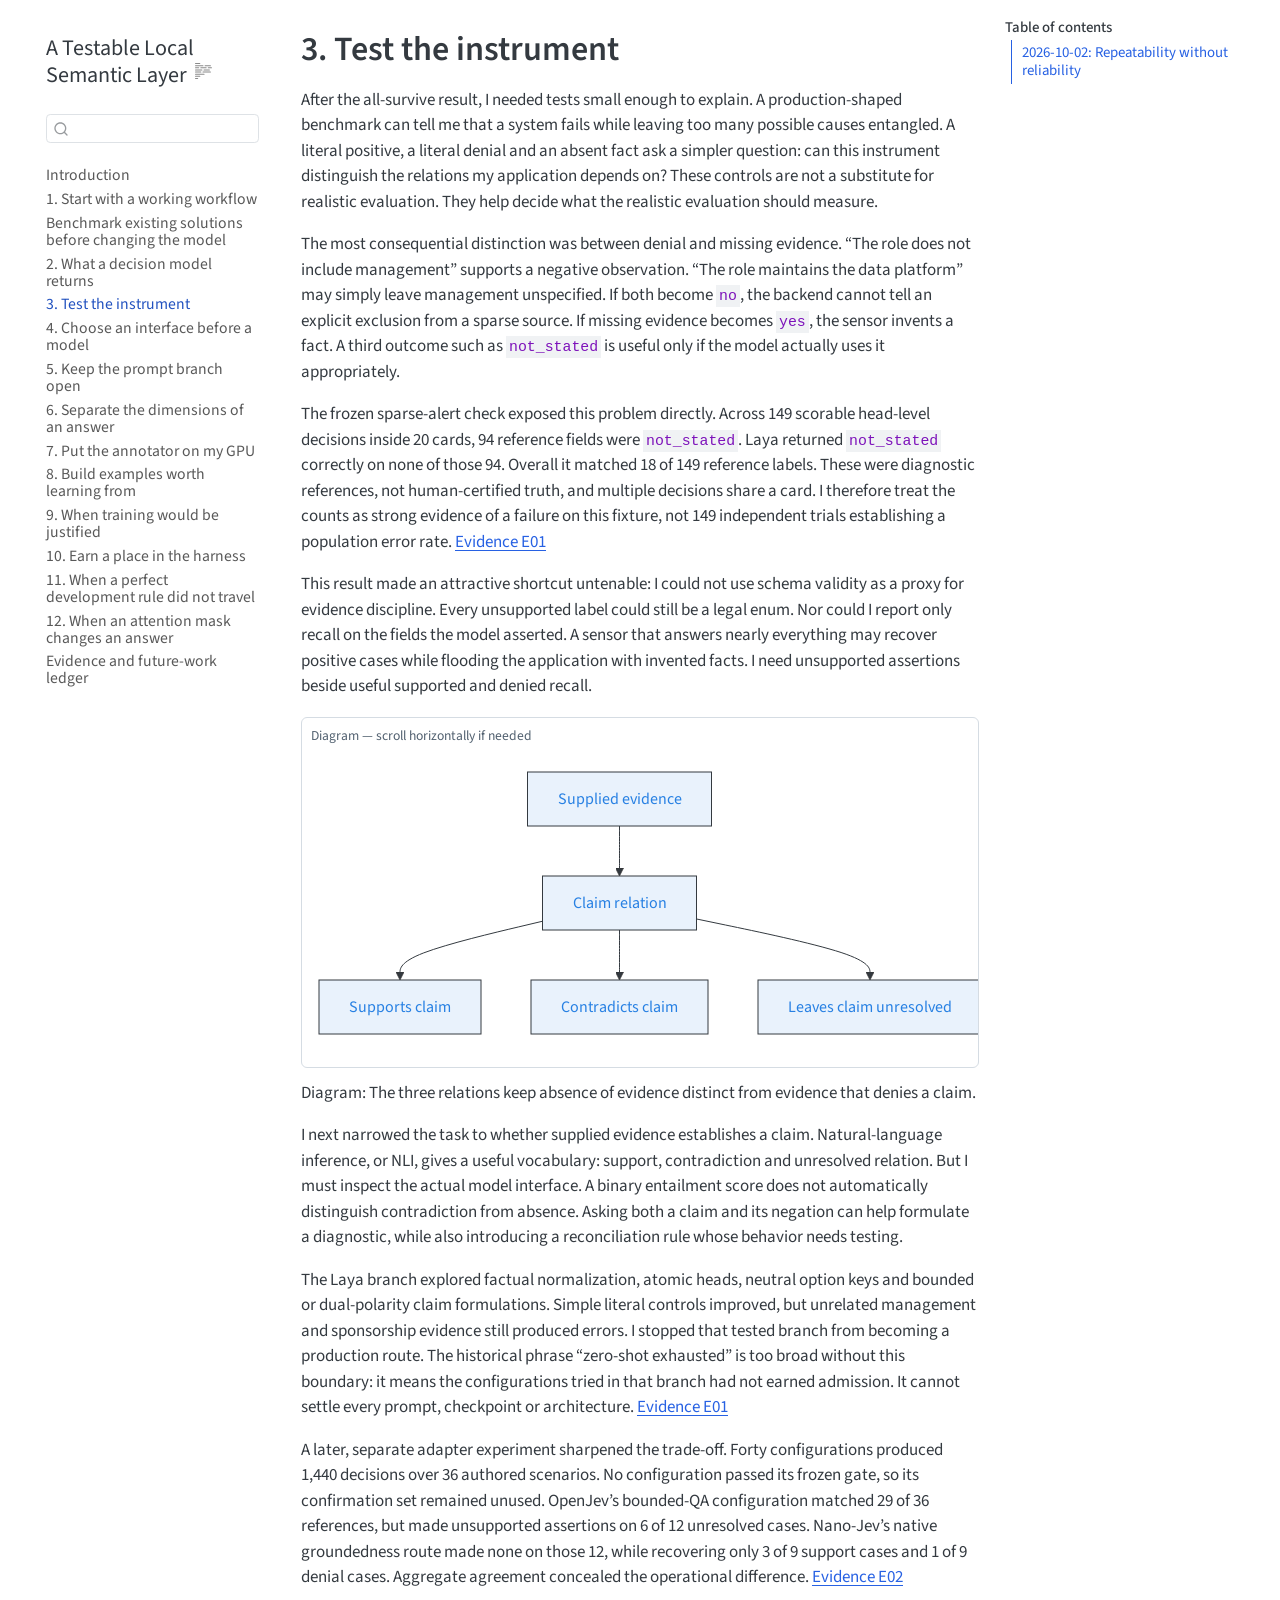
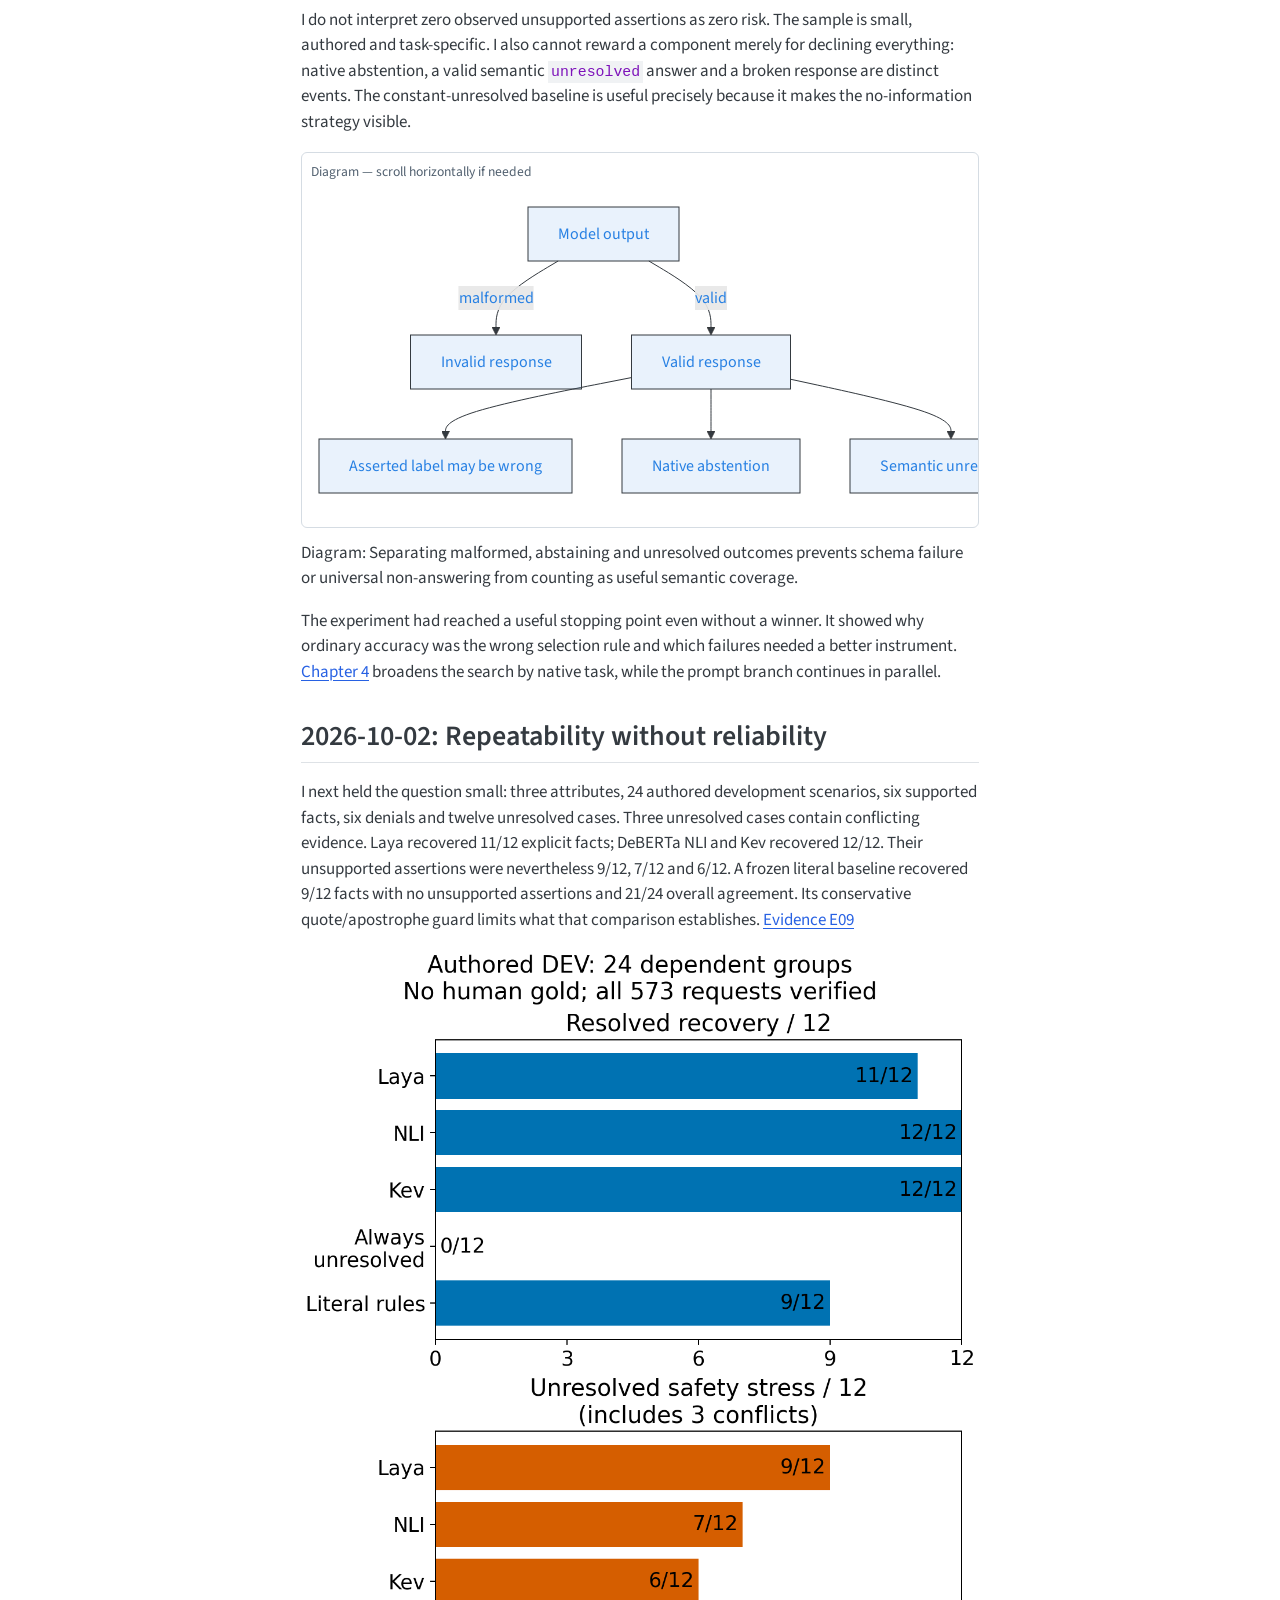
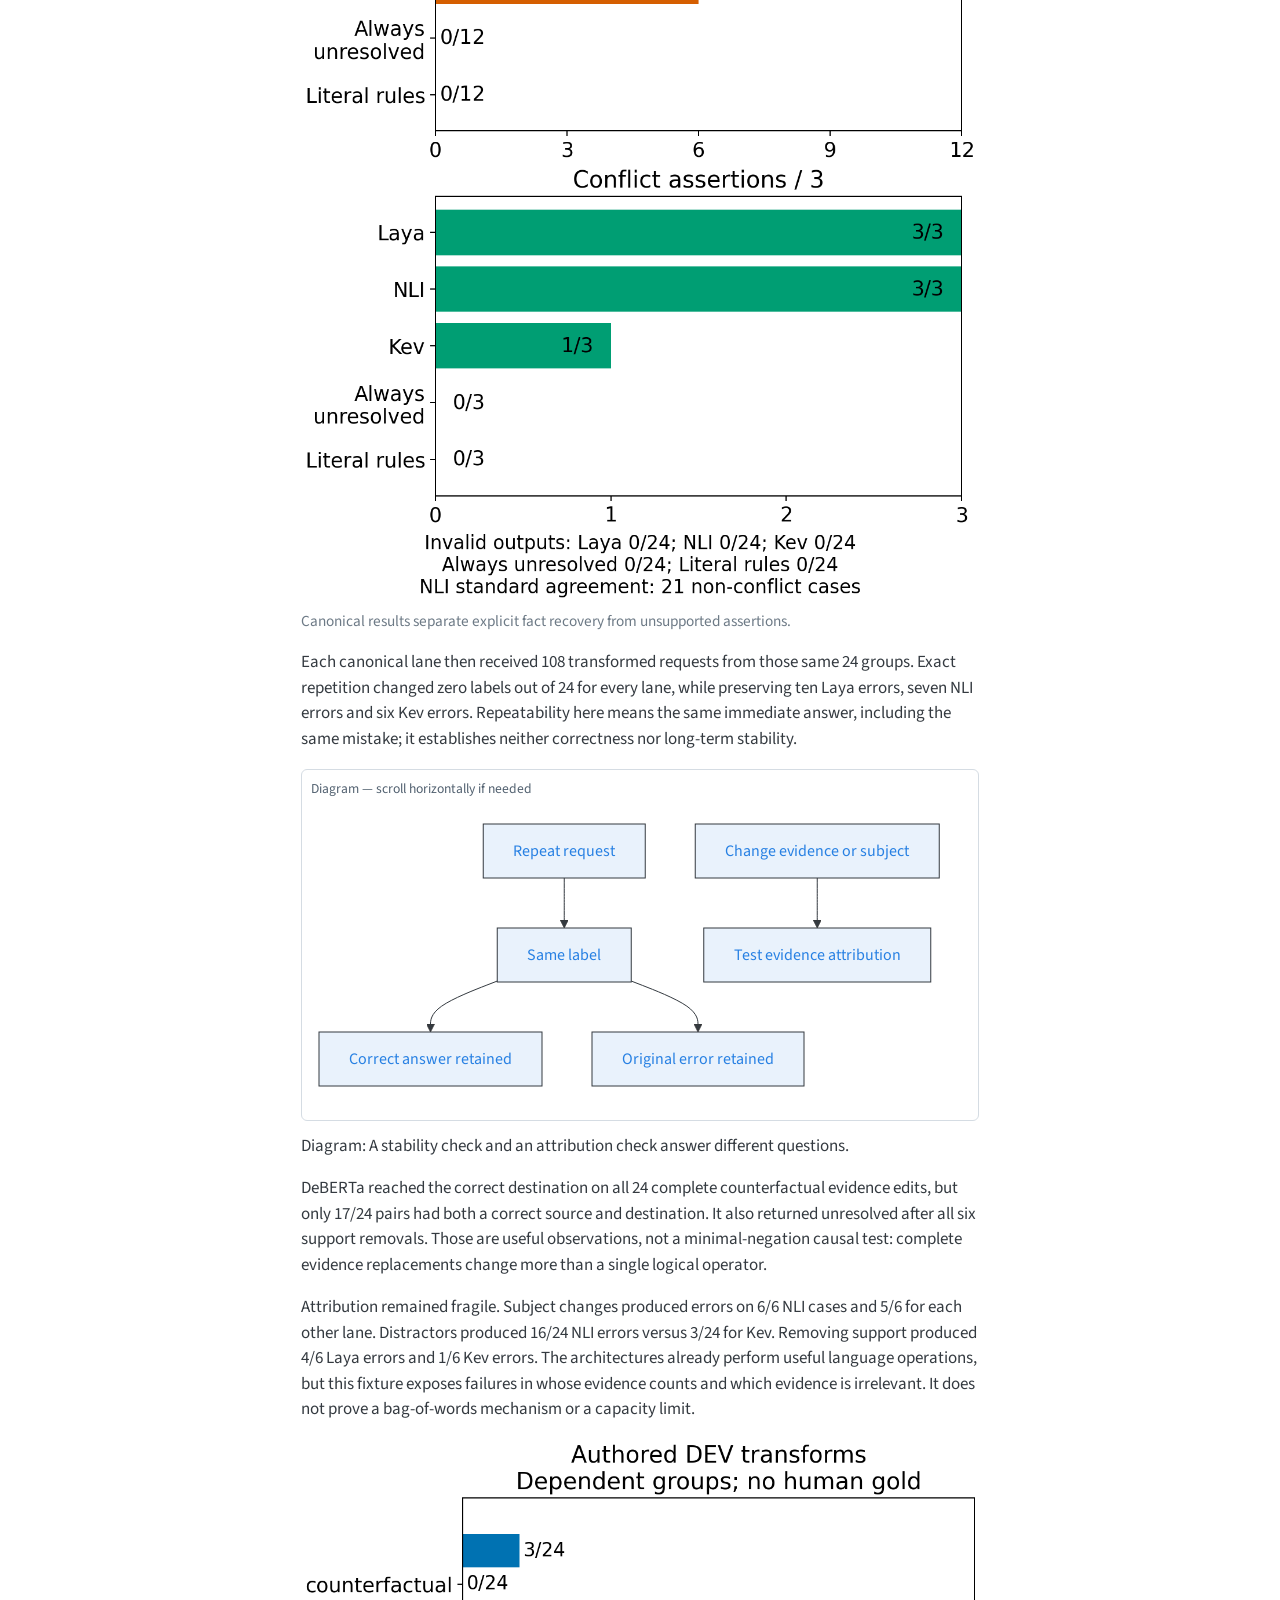
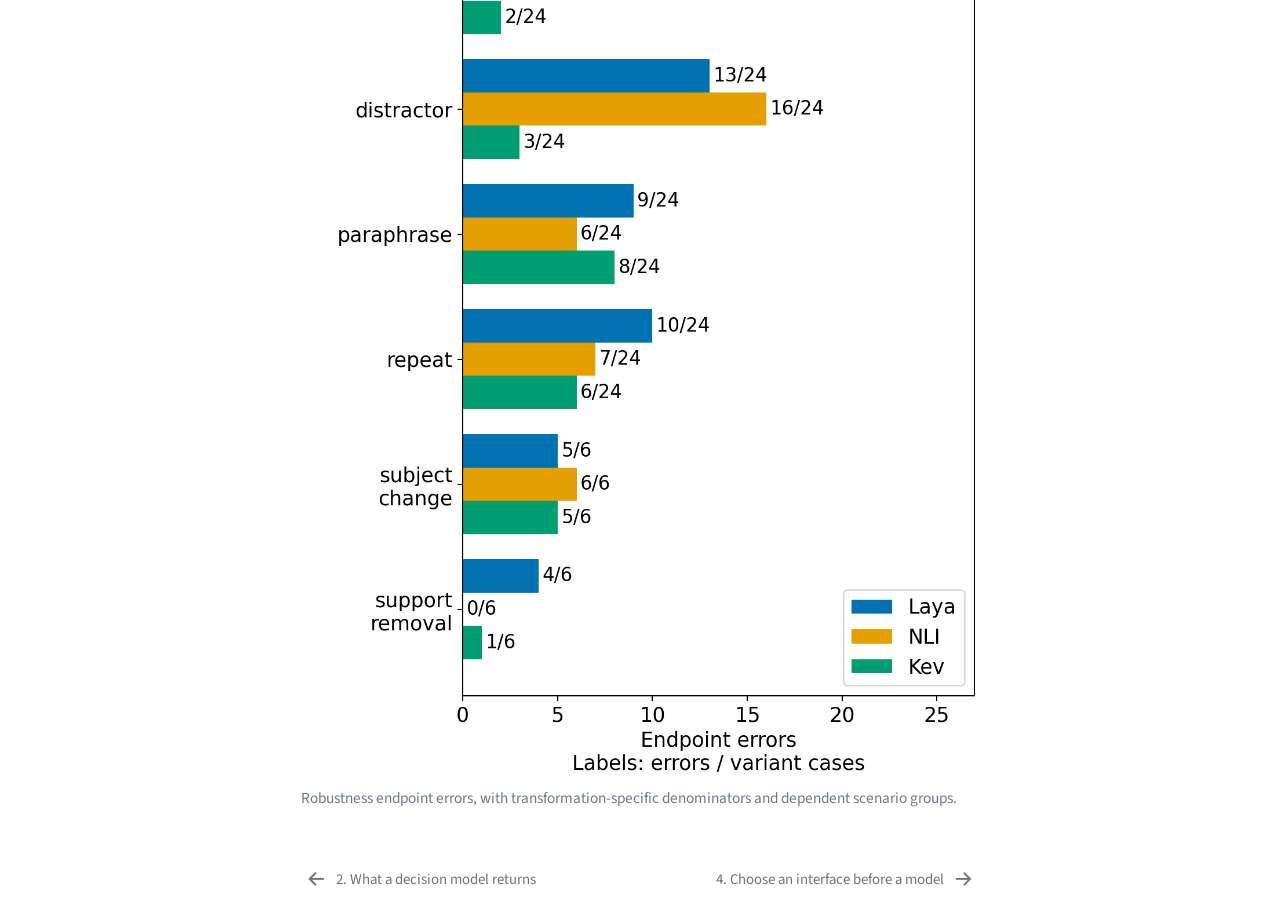
<file: docs/03-diagnostics.html>
<!DOCTYPE html>
<html xmlns="http://www.w3.org/1999/xhtml" lang="en" xml:lang="en"><head>

<meta charset="utf-8">
<meta name="generator" content="quarto-1.10.18">

<meta name="viewport" content="width=device-width, initial-scale=1.0, user-scalable=yes">


<title>3. Test the instrument – A Testable Local Semantic Layer</title>
<style>
/* Default styles provided by pandoc.
** See https://pandoc.org/MANUAL.html#variables-for-html for config info.
*/
span.smallcaps{font-variant: small-caps;}
div.columns{display: flex; gap: 1.5em;}
div.column{flex: auto;}
@media screen {
div.columns{gap: min(4vw, 1.5em);}
div.column{overflow-x: auto;}
}
div.hanging-indent{margin-left: 1.5em; text-indent: -1.5em;}
ul.task-list{list-style: none;}
ul.task-list li input[type="checkbox"] {
  width: 0.8em;
  margin: 0 0.8em 0.2em -1em; /* quarto-specific, see https://github.com/quarto-dev/quarto-cli/issues/4556 */ 
  vertical-align: middle;
}
</style>


<script src="site_libs/quarto-nav/quarto-nav.js"></script>
<script src="site_libs/quarto-nav/headroom.min.js"></script>
<script src="site_libs/clipboard/clipboard.min.js"></script>
<script src="site_libs/quarto-search/autocomplete.umd.js"></script>
<script src="site_libs/quarto-search/fuse.min.js"></script>
<script src="site_libs/quarto-search/quarto-search.js"></script>
<meta name="quarto:offset" content="./">
<link href="./04-landscape.html" rel="next">
<link href="./02-instrument.html" rel="prev">
<script src="site_libs/quarto-html/quarto.js" type="module"></script>
<script src="site_libs/quarto-html/tabsets/tabsets.js" type="module"></script>
<script src="site_libs/quarto-html/popper.min.js"></script>
<script src="site_libs/quarto-html/tippy.umd.min.js"></script>
<script src="site_libs/quarto-html/anchor.min.js"></script>
<link href="site_libs/quarto-html/tippy.css" rel="stylesheet">
<link href="site_libs/quarto-html/quarto-syntax-highlighting-64a204ab8560d761af7679ceaba22944.css" rel="stylesheet" id="quarto-text-highlighting-styles">
<script src="site_libs/bootstrap/bootstrap.min.js"></script>
<link href="site_libs/bootstrap/bootstrap-icons.css" rel="stylesheet">
<link href="site_libs/bootstrap/bootstrap-7227454d60a76f7036b3a8bd656475dd.min.css" rel="stylesheet" append-hash="true" id="quarto-bootstrap" data-mode="light">
<script id="quarto-search-options" type="application/json">{
  "location": "sidebar",
  "copy-button": false,
  "collapse-after": 3,
  "panel-placement": "start",
  "type": "textbox",
  "limit": 50,
  "keyboard-shortcut": [
    "f",
    "/",
    "s"
  ],
  "show-item-context": false,
  "language": {
    "search-no-results-text": "No results",
    "search-matching-documents-text": "matching documents",
    "search-copy-link-title": "Copy link to search",
    "search-hide-matches-text": "Hide additional matches",
    "search-more-match-text": "more match in this document",
    "search-more-matches-text": "more matches in this document",
    "search-clear-button-title": "Clear",
    "search-text-placeholder": "",
    "search-detached-cancel-button-title": "Cancel",
    "search-submit-button-title": "Submit",
    "search-label": "Search"
  }
}</script>
<script src="site_libs/quarto-diagram/mermaid.min.js"></script>
<script src="site_libs/quarto-diagram/mermaid-init.js"></script>
<link href="site_libs/quarto-diagram/mermaid.css" rel="stylesheet">


<link rel="stylesheet" href="styles.css">
</head>

<body class="nav-sidebar floating quarto-light">

<div id="quarto-search-results"></div>
  <header id="quarto-header" class="headroom fixed-top">
  <nav class="quarto-secondary-nav">
    <div class="container-fluid d-flex">
      <button type="button" class="quarto-btn-toggle btn" data-bs-toggle="collapse" role="button" data-bs-target=".quarto-sidebar-collapse-item" aria-controls="quarto-sidebar" aria-expanded="false" aria-label="Toggle sidebar navigation" onclick="if (window.quartoToggleHeadroom) { window.quartoToggleHeadroom(); }">
        <i class="bi bi-layout-text-sidebar-reverse"></i>
      </button>
        <nav class="quarto-page-breadcrumbs" aria-label="breadcrumb"><ol class="breadcrumb"><li class="breadcrumb-item"><a href="./03-diagnostics.html"><span class="chapter-title">3. Test the instrument</span></a></li></ol></nav>
        <a class="flex-grow-1" role="navigation" data-bs-toggle="collapse" data-bs-target=".quarto-sidebar-collapse-item" aria-controls="quarto-sidebar" aria-expanded="false" aria-label="Toggle sidebar navigation" onclick="if (window.quartoToggleHeadroom) { window.quartoToggleHeadroom(); }">      
        </a>
      <button type="button" class="btn quarto-search-button" aria-label="Search" onclick="window.quartoOpenSearch();">
        <i class="bi bi-search"></i>
      </button>
    </div>
  </nav>
</header>
<!-- content -->
<div id="quarto-content" class="quarto-container page-columns page-rows-contents page-layout-article">
<!-- sidebar -->
  <nav id="quarto-sidebar" class="sidebar collapse collapse-horizontal quarto-sidebar-collapse-item sidebar-navigation floating overflow-auto">
    <div class="pt-lg-2 mt-2 text-left sidebar-header">
    <div class="sidebar-title mb-0 py-0">
      <a href="./">A Testable Local Semantic Layer</a> 
        <div class="sidebar-tools-main">
  <a href="" class="quarto-reader-toggle quarto-navigation-tool px-1" onclick="window.quartoToggleReader(); return false;" title="Toggle reader mode">
  <div class="quarto-reader-toggle-btn">
  <i class="bi"></i>
  </div>
</a>
</div>
    </div>
      </div>
        <div class="mt-2 flex-shrink-0 align-items-center">
        <div class="sidebar-search">
        <div id="quarto-search" class="" title="Search"></div>
        </div>
        </div>
    <div class="sidebar-menu-container"> 
    <ul class="list-unstyled mt-1">
        <li class="sidebar-item">
  <div class="sidebar-item-container"> 
  <a href="./index.html" class="sidebar-item-text sidebar-link"><span class="chapter-title">Introduction</span></a>
  </div>
</li>
        <li class="sidebar-item">
  <div class="sidebar-item-container"> 
  <a href="./01-workflow.html" class="sidebar-item-text sidebar-link"><span class="chapter-title">1. Start with a working workflow</span></a>
  </div>
</li>
        <li class="sidebar-item">
  <div class="sidebar-item-container"> 
  <a href="./02-existing-solutions.html" class="sidebar-item-text sidebar-link"><span class="chapter-title">Benchmark existing solutions before changing the model</span></a>
  </div>
</li>
        <li class="sidebar-item">
  <div class="sidebar-item-container"> 
  <a href="./02-instrument.html" class="sidebar-item-text sidebar-link"><span class="chapter-title">2. What a decision model returns</span></a>
  </div>
</li>
        <li class="sidebar-item">
  <div class="sidebar-item-container"> 
  <a href="./03-diagnostics.html" class="sidebar-item-text sidebar-link active"><span class="chapter-title">3. Test the instrument</span></a>
  </div>
</li>
        <li class="sidebar-item">
  <div class="sidebar-item-container"> 
  <a href="./04-landscape.html" class="sidebar-item-text sidebar-link"><span class="chapter-title">4. Choose an interface before a model</span></a>
  </div>
</li>
        <li class="sidebar-item">
  <div class="sidebar-item-container"> 
  <a href="./05-prompts.html" class="sidebar-item-text sidebar-link"><span class="chapter-title">5. Keep the prompt branch open</span></a>
  </div>
</li>
        <li class="sidebar-item">
  <div class="sidebar-item-container"> 
  <a href="./06-references.html" class="sidebar-item-text sidebar-link"><span class="chapter-title">6. Separate the dimensions of an answer</span></a>
  </div>
</li>
        <li class="sidebar-item">
  <div class="sidebar-item-container"> 
  <a href="./07-spark.html" class="sidebar-item-text sidebar-link"><span class="chapter-title">7. Put the annotator on my GPU</span></a>
  </div>
</li>
        <li class="sidebar-item">
  <div class="sidebar-item-container"> 
  <a href="./08-supervision.html" class="sidebar-item-text sidebar-link"><span class="chapter-title">8. Build examples worth learning from</span></a>
  </div>
</li>
        <li class="sidebar-item">
  <div class="sidebar-item-container"> 
  <a href="./09-training.html" class="sidebar-item-text sidebar-link"><span class="chapter-title">9. When training would be justified</span></a>
  </div>
</li>
        <li class="sidebar-item">
  <div class="sidebar-item-container"> 
  <a href="./10-gates.html" class="sidebar-item-text sidebar-link"><span class="chapter-title">10. Earn a place in the harness</span></a>
  </div>
</li>
        <li class="sidebar-item">
  <div class="sidebar-item-container"> 
  <a href="./11-priors.html" class="sidebar-item-text sidebar-link"><span class="chapter-title">11. When a perfect development rule did not travel</span></a>
  </div>
</li>
        <li class="sidebar-item">
  <div class="sidebar-item-container"> 
  <a href="./12-attention.html" class="sidebar-item-text sidebar-link"><span class="chapter-title">12. When an attention mask changes an answer</span></a>
  </div>
</li>
        <li class="sidebar-item">
  <div class="sidebar-item-container"> 
  <a href="./evidence.html" class="sidebar-item-text sidebar-link"><span class="chapter-title">Evidence and future-work ledger</span></a>
  </div>
</li>
    </ul>
    </div>
</nav>
<div id="quarto-sidebar-glass" class="quarto-sidebar-collapse-item" data-bs-toggle="collapse" data-bs-target=".quarto-sidebar-collapse-item"></div>
<!-- margin-sidebar -->
    <div id="quarto-margin-sidebar" class="sidebar margin-sidebar">
        <nav id="TOC" role="doc-toc" class="toc-active">
    <h2 id="toc-title">Table of contents</h2>
   
  <ul>
  <li><a href="#repeatability-without-reliability" id="toc-repeatability-without-reliability" class="nav-link active" data-scroll-target="#repeatability-without-reliability">2026-10-02: Repeatability without reliability</a></li>
  </ul>
</nav>
    </div>
<!-- main -->
<main class="content" id="quarto-document-content">

<header id="title-block-header" class="quarto-title-block default">
<div class="quarto-title">
<h1 class="title"><span class="chapter-title">3. Test the instrument</span></h1>
</div>



<div class="quarto-title-meta">

    
  
    
  </div>
  


</header>


<!-- block: ch03-001 -->
<p><span id="ch03-001"></span></p>
<!-- block: ch03-002 -->
<p><span id="ch03-002"></span></p>
<p>After the all-survive result, I needed tests small enough to explain. A production-shaped benchmark can tell me that a system fails while leaving too many possible causes entangled. A literal positive, a literal denial and an absent fact ask a simpler question: can this instrument distinguish the relations my application depends on? These controls are not a substitute for realistic evaluation. They help decide what the realistic evaluation should measure.</p>
<!-- block: ch03-003 -->
<p><span id="ch03-003"></span></p>
<p>The most consequential distinction was between denial and missing evidence. “The role does not include management” supports a negative observation. “The role maintains the data platform” may simply leave management unspecified. If both become <code>no</code>, the backend cannot tell an explicit exclusion from a sparse source. If missing evidence becomes <code>yes</code>, the sensor invents a fact. A third outcome such as <code>not_stated</code> is useful only if the model actually uses it appropriately.</p>
<!-- block: ch03-004 -->
<p><span id="ch03-004"></span></p>
<p>The frozen sparse-alert check exposed this problem directly. Across 149 scorable head-level decisions inside 20 cards, 94 reference fields were <code>not_stated</code>. Laya returned <code>not_stated</code> correctly on none of those 94. Overall it matched 18 of 149 reference labels. These were diagnostic references, not human-certified truth, and multiple decisions share a card. I therefore treat the counts as strong evidence of a failure on this fixture, not 149 independent trials establishing a population error rate. <a href="./evidence.html#e01-workflow-and-sparse-evidence">Evidence E01</a></p>
<!-- block: ch03-005 -->
<p><span id="ch03-005"></span></p>
<p>This result made an attractive shortcut untenable: I could not use schema validity as a proxy for evidence discipline. Every unsupported label could still be a legal enum. Nor could I report only recall on the fields the model asserted. A sensor that answers nearly everything may recover positive cases while flooding the application with invented facts. I need unsupported assertions beside useful supported and denied recall.</p>
<!-- block: ch03-diagram-01 -->
<p><span id="ch03-diagram-01"></span></p>
<div class="cell" data-fig-responsive="false" data-layout-align="default">
<div class="cell-output-display">
<div>
<p></p><figure class="figure"><p></p>
<div>
<pre class="mermaid mermaid-js">%%{init: {"flowchart": {"useMaxWidth": false}}}%%
flowchart TD
    accTitle: Evidence relation separates contradiction from uncertainty
    accDescr: Supplied evidence can support a claim, contradict it, or leave it unresolved. Missing evidence remains distinct from a denial.
    Evidence["Supplied evidence"] --&gt; Relation["Claim relation"]
    Relation --&gt; Support["Supports claim"]
    Relation --&gt; Contradiction["Contradicts claim"]
    Relation --&gt; Unresolved["Leaves claim unresolved"]
</pre>
</div>
<p></p></figure><p></p>
</div>
</div>
</div>
<p>Diagram: The three relations keep absence of evidence distinct from evidence that denies a claim.</p>
<!-- block: ch03-006 -->
<p><span id="ch03-006"></span></p>
<p>I next narrowed the task to whether supplied evidence establishes a claim. Natural-language inference, or NLI, gives a useful vocabulary: support, contradiction and unresolved relation. But I must inspect the actual model interface. A binary entailment score does not automatically distinguish contradiction from absence. Asking both a claim and its negation can help formulate a diagnostic, while also introducing a reconciliation rule whose behavior needs testing.</p>
<!-- block: ch03-007 -->
<p><span id="ch03-007"></span></p>
<p>The Laya branch explored factual normalization, atomic heads, neutral option keys and bounded or dual-polarity claim formulations. Simple literal controls improved, but unrelated management and sponsorship evidence still produced errors. I stopped that tested branch from becoming a production route. The historical phrase “zero-shot exhausted” is too broad without this boundary: it means the configurations tried in that branch had not earned admission. It cannot settle every prompt, checkpoint or architecture. <a href="./evidence.html#e01-workflow-and-sparse-evidence">Evidence E01</a></p>
<!-- block: ch03-008 -->
<p><span id="ch03-008"></span></p>
<p>A later, separate adapter experiment sharpened the trade-off. Forty configurations produced 1,440 decisions over 36 authored scenarios. No configuration passed its frozen gate, so its confirmation set remained unused. OpenJev’s bounded-QA configuration matched 29 of 36 references, but made unsupported assertions on 6 of 12 unresolved cases. Nano-Jev’s native groundedness route made none on those 12, while recovering only 3 of 9 support cases and 1 of 9 denial cases. Aggregate agreement concealed the operational difference. <a href="./evidence.html#e02-adapter-study">Evidence E02</a></p>
<!-- block: ch03-009 -->
<p><span id="ch03-009"></span></p>
<p>I do not interpret zero observed unsupported assertions as zero risk. The sample is small, authored and task-specific. I also cannot reward a component merely for declining everything: native abstention, a valid semantic <code>unresolved</code> answer and a broken response are distinct events. The constant-unresolved baseline is useful precisely because it makes the no-information strategy visible.</p>
<!-- block: ch03-diagram-02 -->
<p><span id="ch03-diagram-02"></span></p>
<div class="cell" data-fig-responsive="false" data-layout-align="default">
<div class="cell-output-display">
<div>
<p></p><figure class="figure"><p></p>
<div>
<pre class="mermaid mermaid-js">%%{init: {"flowchart": {"useMaxWidth": false}}}%%
flowchart TD
    accTitle: Evaluation separates response validity from useful coverage
    accDescr: An output may be malformed or valid. Valid responses can assert a label that may still be wrong, abstain, or return a semantic unresolved label; a constant-unresolved baseline exposes a no-information strategy.
    Output["Model output"] --&gt;|"malformed"| Broken["Invalid response"]
    Output --&gt;|"valid"| Valid["Valid response"]
    Valid --&gt; Answer["Asserted label may be wrong"]
    Valid --&gt; Abstain["Native abstention"]
    Valid --&gt; Unresolved["Semantic unresolved"]
</pre>
</div>
<p></p></figure><p></p>
</div>
</div>
</div>
<p>Diagram: Separating malformed, abstaining and unresolved outcomes prevents schema failure or universal non-answering from counting as useful semantic coverage.</p>
<!-- block: ch03-010 -->
<p><span id="ch03-010"></span></p>
<p>The experiment had reached a useful stopping point even without a winner. It showed why ordinary accuracy was the wrong selection rule and which failures needed a better instrument. <a href="./04-landscape.html">Chapter 4</a> broadens the search by native task, while the prompt branch continues in parallel.</p>
<!-- block: ch03-011 -->
<p><span id="ch03-011"></span></p>
<section id="repeatability-without-reliability" class="level2">
<h2 class="anchored" data-anchor-id="repeatability-without-reliability">2026-10-02: Repeatability without reliability</h2>
<p>I next held the question small: three attributes, 24 authored development scenarios, six supported facts, six denials and twelve unresolved cases. Three unresolved cases contain conflicting evidence. Laya recovered 11/12 explicit facts; DeBERTa NLI and Kev recovered 12/12. Their unsupported assertions were nevertheless 9/12, 7/12 and 6/12. A frozen literal baseline recovered 9/12 facts with no unsupported assertions and 21/24 overall agreement. Its conservative quote/apostrophe guard limits what that comparison establishes. <a href="./evidence.html#e09-bounded-native-robustness">Evidence E09</a></p>
<div class="quarto-figure quarto-figure-center">
<figure class="figure">
<p><img src="assets/canonical-outcomes.png" class="img-fluid figure-img"></p>
<figcaption>Canonical results separate explicit fact recovery from unsupported assertions.</figcaption>
</figure>
</div>
<p>Each canonical lane then received 108 transformed requests from those same 24 groups. Exact repetition changed zero labels out of 24 for every lane, while preserving ten Laya errors, seven NLI errors and six Kev errors. Repeatability here means the same immediate answer, including the same mistake; it establishes neither correctness nor long-term stability.</p>
<!-- block: ch03-diagram-03 -->
<p><span id="ch03-diagram-03"></span></p>
<div class="cell" data-fig-responsive="false" data-layout-align="default">
<div class="cell-output-display">
<div>
<p></p><figure class="figure"><p></p>
<div>
<pre class="mermaid mermaid-js">%%{init: {"flowchart": {"useMaxWidth": false}}}%%
flowchart TD
    accTitle: Repeating an answer does not validate its evidence
    accDescr: A repeated request can return the same label, which may be correct or preserve an original error. Separate evidence changes probe whether the answer follows the right source and subject.
    Request["Repeat request"] --&gt; Same["Same label"]
    Same --&gt; Correct["Correct answer retained"]
    Same --&gt; Error["Original error retained"]
    Edit["Change evidence or subject"] --&gt; Scope["Test evidence attribution"]
</pre>
</div>
<p></p></figure><p></p>
</div>
</div>
</div>
<p>Diagram: A stability check and an attribution check answer different questions.</p>
<!-- block: ch03-012 -->
<p><span id="ch03-012"></span></p>
<p>DeBERTa reached the correct destination on all 24 complete counterfactual evidence edits, but only 17/24 pairs had both a correct source and destination. It also returned unresolved after all six support removals. Those are useful observations, not a minimal-negation causal test: complete evidence replacements change more than a single logical operator.</p>
<p>Attribution remained fragile. Subject changes produced errors on 6/6 NLI cases and 5/6 for each other lane. Distractors produced 16/24 NLI errors versus 3/24 for Kev. Removing support produced 4/6 Laya errors and 1/6 Kev errors. The architectures already perform useful language operations, but this fixture exposes failures in whose evidence counts and which evidence is irrelevant. It does not prove a bag-of-words mechanism or a capacity limit.</p>
<div class="quarto-figure quarto-figure-center">
<figure class="figure">
<p><img src="assets/robustness-endpoints.png" class="img-fluid figure-img"></p>
<figcaption>Robustness endpoint errors, with transformation-specific denominators and dependent scenario groups.</figcaption>
</figure>
</div>


</section>

</main> <!-- /main -->
<script id="quarto-html-after-body" type="application/javascript">
  window.document.addEventListener("DOMContentLoaded", function (event) {
    const icon = "";
    const anchorJS = new window.AnchorJS();
    anchorJS.options = {
      placement: 'right',
      icon: icon
    };
    anchorJS.add('.anchored');
    const isCodeAnnotation = (el) => {
      for (const clz of el.classList) {
        if (clz.startsWith('code-annotation-')) {                     
          return true;
        }
      }
      return false;
    }
    const onCopySuccess = function(e) {
      // button target
      const button = e.trigger;
      // don't keep focus
      button.blur();
      // flash "checked"
      button.classList.add('code-copy-button-checked');
      var currentTitle = button.getAttribute("title");
      button.setAttribute("title", "Copied!");
      let tooltip;
      if (window.bootstrap) {
        button.setAttribute("data-bs-toggle", "tooltip");
        button.setAttribute("data-bs-placement", "left");
        button.setAttribute("data-bs-title", "Copied!");
        tooltip = new bootstrap.Tooltip(button, 
          { trigger: "manual", 
            customClass: "code-copy-button-tooltip",
            offset: [0, -8]});
        tooltip.show();    
      }
      setTimeout(function() {
        if (tooltip) {
          tooltip.hide();
          button.removeAttribute("data-bs-title");
          button.removeAttribute("data-bs-toggle");
          button.removeAttribute("data-bs-placement");
        }
        button.setAttribute("title", currentTitle);
        button.classList.remove('code-copy-button-checked');
      }, 1000);
      // clear code selection
      e.clearSelection();
    }
    const getTextToCopy = function(trigger) {
      const outerScaffold = trigger.parentElement.cloneNode(true);
      const codeEl = outerScaffold.querySelector('code');
      for (const childEl of codeEl.children) {
        if (isCodeAnnotation(childEl)) {
          childEl.remove();
        }
      }
      return codeEl.innerText;
    }
    const clipboard = new window.ClipboardJS('.code-copy-button:not([data-in-quarto-modal])', {
      text: getTextToCopy
    });
    clipboard.on('success', onCopySuccess);
    if (window.document.getElementById('quarto-embedded-source-code-modal')) {
      const clipboardModal = new window.ClipboardJS('.code-copy-button[data-in-quarto-modal]', {
        text: getTextToCopy,
        container: window.document.getElementById('quarto-embedded-source-code-modal')
      });
      clipboardModal.on('success', onCopySuccess);
    }
      var localhostRegex = new RegExp(/^(?:http|https):\/\/localhost\:?[0-9]*\//);
      var mailtoRegex = new RegExp(/^mailto:/);
        var filterRegex = new RegExp('/' + window.location.host + '/');
      var isInternal = (href) => {
          return filterRegex.test(href) || localhostRegex.test(href) || mailtoRegex.test(href);
      }
      // Inspect non-navigation links and adorn them if external
     var links = window.document.querySelectorAll('a[href]:not(.nav-link):not(.navbar-brand):not(.toc-action):not(.sidebar-link):not(.sidebar-item-toggle):not(.pagination-link):not(.no-external):not([aria-hidden]):not(.dropdown-item):not(.quarto-navigation-tool):not(.about-link)');
      for (var i=0; i<links.length; i++) {
        const link = links[i];
        if (!isInternal(link.href)) {
          // undo the damage that might have been done by quarto-nav.js in the case of
          // links that we want to consider external
          if (link.dataset.originalHref !== undefined) {
            link.href = link.dataset.originalHref;
          }
        }
      }
    function tippyHover(el, contentFn, onTriggerFn, onUntriggerFn) {
      const config = {
        allowHTML: true,
        maxWidth: 500,
        delay: 100,
        arrow: false,
        appendTo: function(el) {
            return el.parentElement;
        },
        interactive: true,
        interactiveBorder: 10,
        theme: 'quarto',
        placement: 'bottom-start',
      };
      if (contentFn) {
        config.content = contentFn;
      }
      if (onTriggerFn) {
        config.onTrigger = onTriggerFn;
      }
      if (onUntriggerFn) {
        config.onUntrigger = onUntriggerFn;
      }
      window.tippy(el, config); 
    }
    const noterefs = window.document.querySelectorAll('a[role="doc-noteref"]');
    for (var i=0; i<noterefs.length; i++) {
      const ref = noterefs[i];
      tippyHover(ref, function() {
        // use id or data attribute instead here
        let href = ref.getAttribute('data-footnote-href') || ref.getAttribute('href');
        try { href = new URL(href).hash; } catch {}
        const id = href.replace(/^#\/?/, "");
        const note = window.document.getElementById(id);
        if (note) {
          return note.innerHTML;
        } else {
          return "";
        }
      });
    }
    const xrefs = window.document.querySelectorAll('a.quarto-xref');
    const processXRef = (id, note) => {
      // Strip column container classes
      const stripColumnClz = (el) => {
        el.classList.remove("page-full", "page-columns");
        if (el.children) {
          for (const child of el.children) {
            stripColumnClz(child);
          }
        }
      }
      stripColumnClz(note)
      if (id === null || id.startsWith('sec-')) {
        // Special case sections, only their first couple elements
        const container = document.createElement("div");
        if (note.children && note.children.length > 2) {
          container.appendChild(note.children[0].cloneNode(true));
          for (let i = 1; i < note.children.length; i++) {
            const child = note.children[i];
            if (child.tagName === "P" && child.innerText === "") {
              continue;
            } else {
              container.appendChild(child.cloneNode(true));
              break;
            }
          }
          if (window.Quarto?.typesetMath) {
            window.Quarto.typesetMath(container);
          }
          return container.innerHTML
        } else {
          if (window.Quarto?.typesetMath) {
            window.Quarto.typesetMath(note);
          }
          return note.innerHTML;
        }
      } else {
        // Remove any anchor links if they are present
        const anchorLink = note.querySelector('a.anchorjs-link');
        if (anchorLink) {
          anchorLink.remove();
        }
        if (window.Quarto?.typesetMath) {
          window.Quarto.typesetMath(note);
        }
        if (note.classList.contains("callout")) {
          return note.outerHTML;
        } else {
          return note.innerHTML;
        }
      }
    }
    for (var i=0; i<xrefs.length; i++) {
      const xref = xrefs[i];
      tippyHover(xref, undefined, function(instance) {
        instance.disable();
        let url = xref.getAttribute('href');
        let hash = undefined; 
        if (url.startsWith('#')) {
          hash = url;
        } else {
          try { hash = new URL(url).hash; } catch {}
        }
        if (hash) {
          const id = hash.replace(/^#\/?/, "");
          const note = window.document.getElementById(id);
          if (note !== null) {
            try {
              const html = processXRef(id, note.cloneNode(true));
              instance.setContent(html);
            } finally {
              instance.enable();
              instance.show();
            }
          } else {
            // See if we can fetch this
            fetch(url.split('#')[0])
            .then(res => res.text())
            .then(html => {
              const parser = new DOMParser();
              const htmlDoc = parser.parseFromString(html, "text/html");
              const note = htmlDoc.getElementById(id);
              if (note !== null) {
                const html = processXRef(id, note);
                instance.setContent(html);
              } 
            }).finally(() => {
              instance.enable();
              instance.show();
            });
          }
        } else {
          // See if we can fetch a full url (with no hash to target)
          // This is a special case and we should probably do some content thinning / targeting
          fetch(url)
          .then(res => res.text())
          .then(html => {
            const parser = new DOMParser();
            const htmlDoc = parser.parseFromString(html, "text/html");
            const note = htmlDoc.querySelector('main.content');
            if (note !== null) {
              // This should only happen for chapter cross references
              // (since there is no id in the URL)
              // remove the first header
              if (note.children.length > 0 && note.children[0].tagName === "HEADER") {
                note.children[0].remove();
              }
              const html = processXRef(null, note);
              instance.setContent(html);
            } 
          }).finally(() => {
            instance.enable();
            instance.show();
          });
        }
      }, function(instance) {
      });
    }
        let selectedAnnoteEl;
        const selectorForAnnotation = ( cell, annotation) => {
          let cellAttr = 'data-code-cell="' + cell + '"';
          let lineAttr = 'data-code-annotation="' +  annotation + '"';
          const selector = 'span[' + cellAttr + '][' + lineAttr + ']';
          return selector;
        }
        const selectCodeLines = (annoteEl) => {
          const doc = window.document;
          const targetCell = annoteEl.getAttribute("data-target-cell");
          const targetAnnotation = annoteEl.getAttribute("data-target-annotation");
          const annoteSpan = window.document.querySelector(selectorForAnnotation(targetCell, targetAnnotation));
          const lines = annoteSpan.getAttribute("data-code-lines").split(",");
          const lineIds = lines.map((line) => {
            return targetCell + "-" + line;
          })
          let top = null;
          let height = null;
          let parent = null;
          if (lineIds.length > 0) {
              //compute the position of the single el (top and bottom and make a div)
              const el = window.document.getElementById(lineIds[0]);
              top = el.offsetTop;
              height = el.offsetHeight;
              parent = el.parentElement.parentElement;
            if (lineIds.length > 1) {
              const lastEl = window.document.getElementById(lineIds[lineIds.length - 1]);
              const bottom = lastEl.offsetTop + lastEl.offsetHeight;
              height = bottom - top;
            }
            if (top !== null && height !== null && parent !== null) {
              // cook up a div (if necessary) and position it 
              let div = window.document.getElementById("code-annotation-line-highlight");
              if (div === null) {
                div = window.document.createElement("div");
                div.setAttribute("id", "code-annotation-line-highlight");
                div.style.position = 'absolute';
                parent.appendChild(div);
              }
              div.style.top = top - 2 + "px";
              div.style.height = height + 4 + "px";
              div.style.left = 0;
              let gutterDiv = window.document.getElementById("code-annotation-line-highlight-gutter");
              if (gutterDiv === null) {
                gutterDiv = window.document.createElement("div");
                gutterDiv.setAttribute("id", "code-annotation-line-highlight-gutter");
                gutterDiv.style.position = 'absolute';
                const codeCell = window.document.getElementById(targetCell);
                const gutter = codeCell.querySelector('.code-annotation-gutter');
                gutter.appendChild(gutterDiv);
              }
              gutterDiv.style.top = top - 2 + "px";
              gutterDiv.style.height = height + 4 + "px";
            }
            selectedAnnoteEl = annoteEl;
          }
        };
        const unselectCodeLines = () => {
          const elementsIds = ["code-annotation-line-highlight", "code-annotation-line-highlight-gutter"];
          elementsIds.forEach((elId) => {
            const div = window.document.getElementById(elId);
            if (div) {
              div.remove();
            }
          });
          selectedAnnoteEl = undefined;
        };
          // Handle positioning of the toggle
      window.addEventListener(
        "resize",
        throttle(() => {
          elRect = undefined;
          if (selectedAnnoteEl) {
            selectCodeLines(selectedAnnoteEl);
          }
        }, 10)
      );
      function throttle(fn, ms) {
      let throttle = false;
      let timer;
        return (...args) => {
          if(!throttle) { // first call gets through
              fn.apply(this, args);
              throttle = true;
          } else { // all the others get throttled
              if(timer) clearTimeout(timer); // cancel #2
              timer = setTimeout(() => {
                fn.apply(this, args);
                timer = throttle = false;
              }, ms);
          }
        };
      }
        // Attach click handler to the DT
        const annoteDls = window.document.querySelectorAll('dt[data-target-cell]');
        for (const annoteDlNode of annoteDls) {
          annoteDlNode.addEventListener('click', (event) => {
            const clickedEl = event.target;
            if (clickedEl !== selectedAnnoteEl) {
              unselectCodeLines();
              const activeEl = window.document.querySelector('dt[data-target-cell].code-annotation-active');
              if (activeEl) {
                activeEl.classList.remove('code-annotation-active');
              }
              selectCodeLines(clickedEl);
              clickedEl.classList.add('code-annotation-active');
            } else {
              // Unselect the line
              unselectCodeLines();
              clickedEl.classList.remove('code-annotation-active');
            }
          });
        }
    const findCites = (el) => {
      const parentEl = el.parentElement;
      if (parentEl) {
        const cites = parentEl.dataset.cites;
        if (cites) {
          return {
            el,
            cites: cites.split(' ')
          };
        } else {
          return findCites(el.parentElement)
        }
      } else {
        return undefined;
      }
    };
    var bibliorefs = window.document.querySelectorAll('a[role="doc-biblioref"]');
    for (var i=0; i<bibliorefs.length; i++) {
      const ref = bibliorefs[i];
      const citeInfo = findCites(ref);
      if (citeInfo) {
        tippyHover(citeInfo.el, function() {
          var popup = window.document.createElement('div');
          citeInfo.cites.forEach(function(cite) {
            var citeDiv = window.document.createElement('div');
            citeDiv.classList.add('hanging-indent');
            citeDiv.classList.add('csl-entry');
            var biblioDiv = window.document.getElementById('ref-' + cite);
            if (biblioDiv) {
              citeDiv.innerHTML = biblioDiv.innerHTML;
            }
            popup.appendChild(citeDiv);
          });
          return popup.innerHTML;
        });
      }
    }
  });
  </script>
<nav class="page-navigation">
  <div class="nav-page nav-page-previous">
      <a href="./02-instrument.html" class="pagination-link" aria-label="2. What a decision model returns">
        <i class="bi bi-arrow-left-short"></i> <span class="nav-page-text"><span class="chapter-title">2. What a decision model returns</span></span>
      </a>          
  </div>
  <div class="nav-page nav-page-next">
      <a href="./04-landscape.html" class="pagination-link" aria-label="4. Choose an interface before a model">
        <span class="nav-page-text"><span class="chapter-title">4. Choose an interface before a model</span></span> <i class="bi bi-arrow-right-short"></i>
      </a>
  </div>
</nav>
</div> <!-- /content -->




</body></html>
</file>
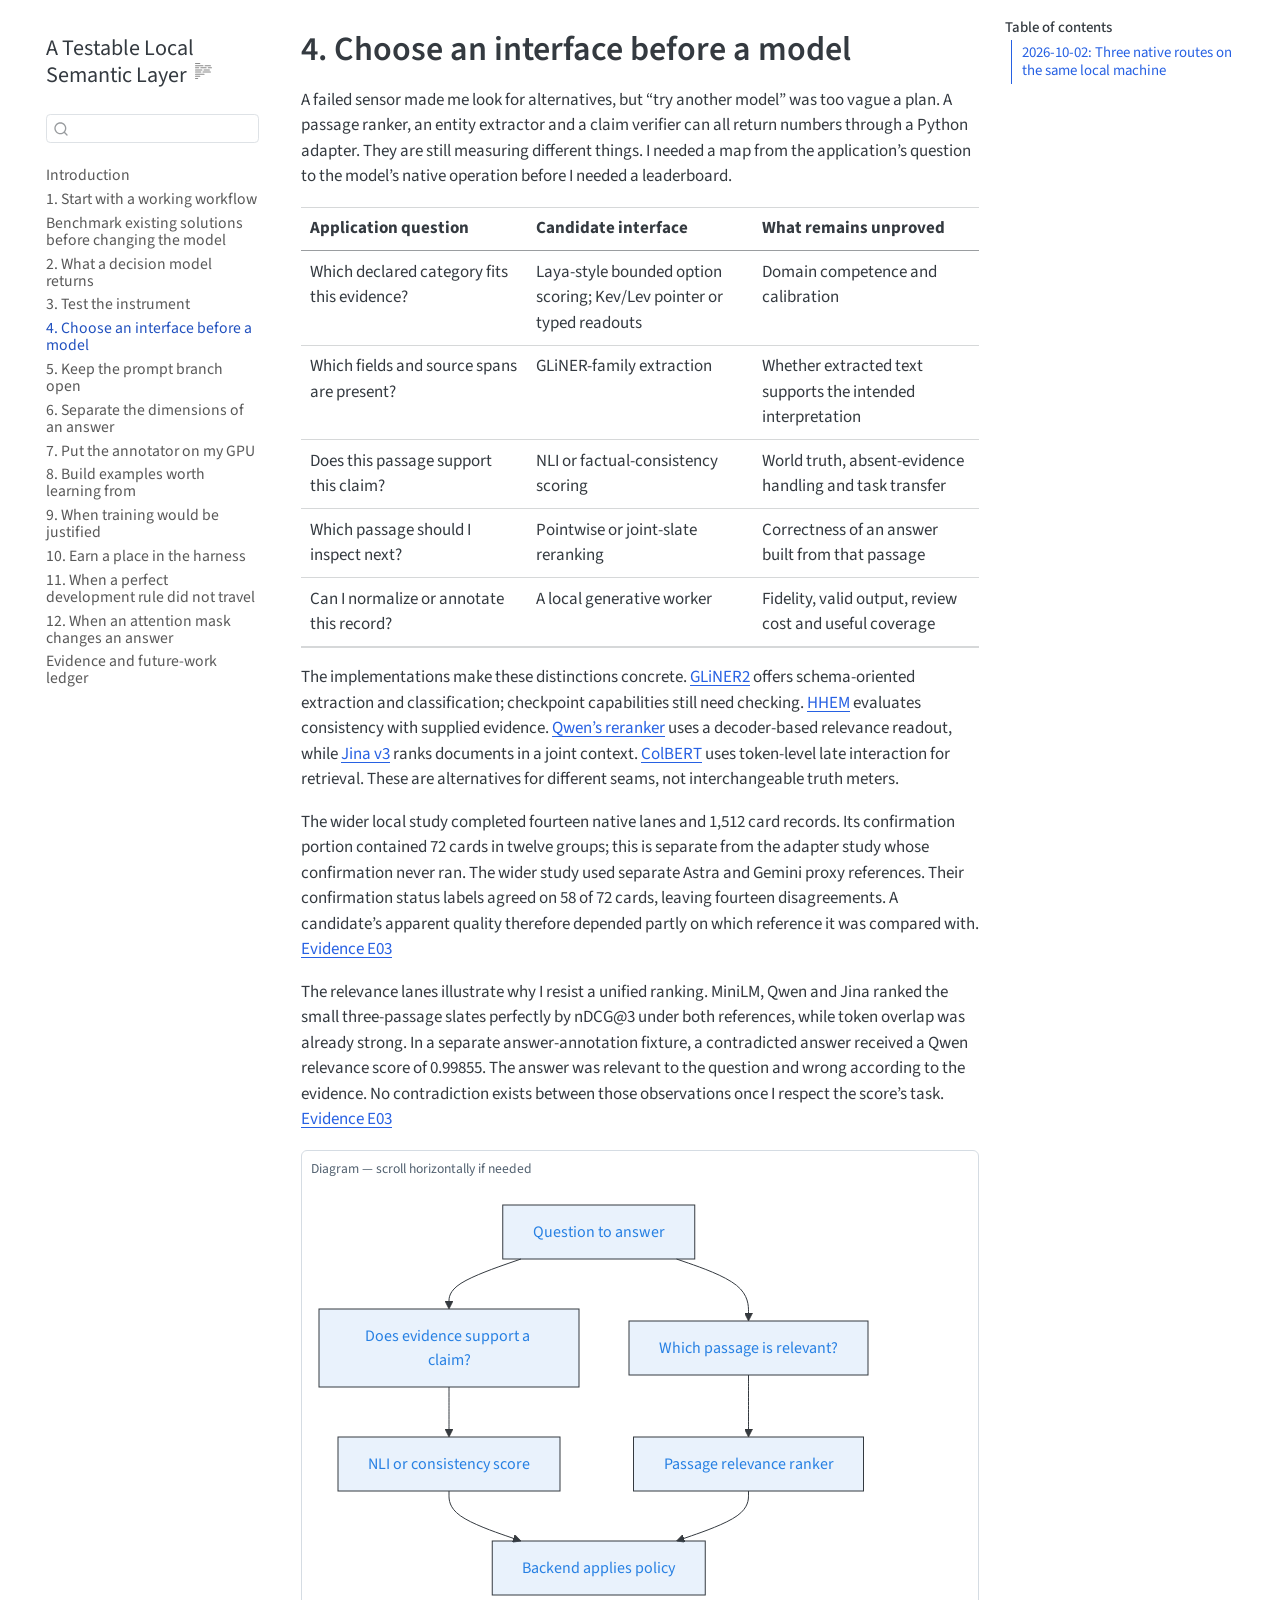
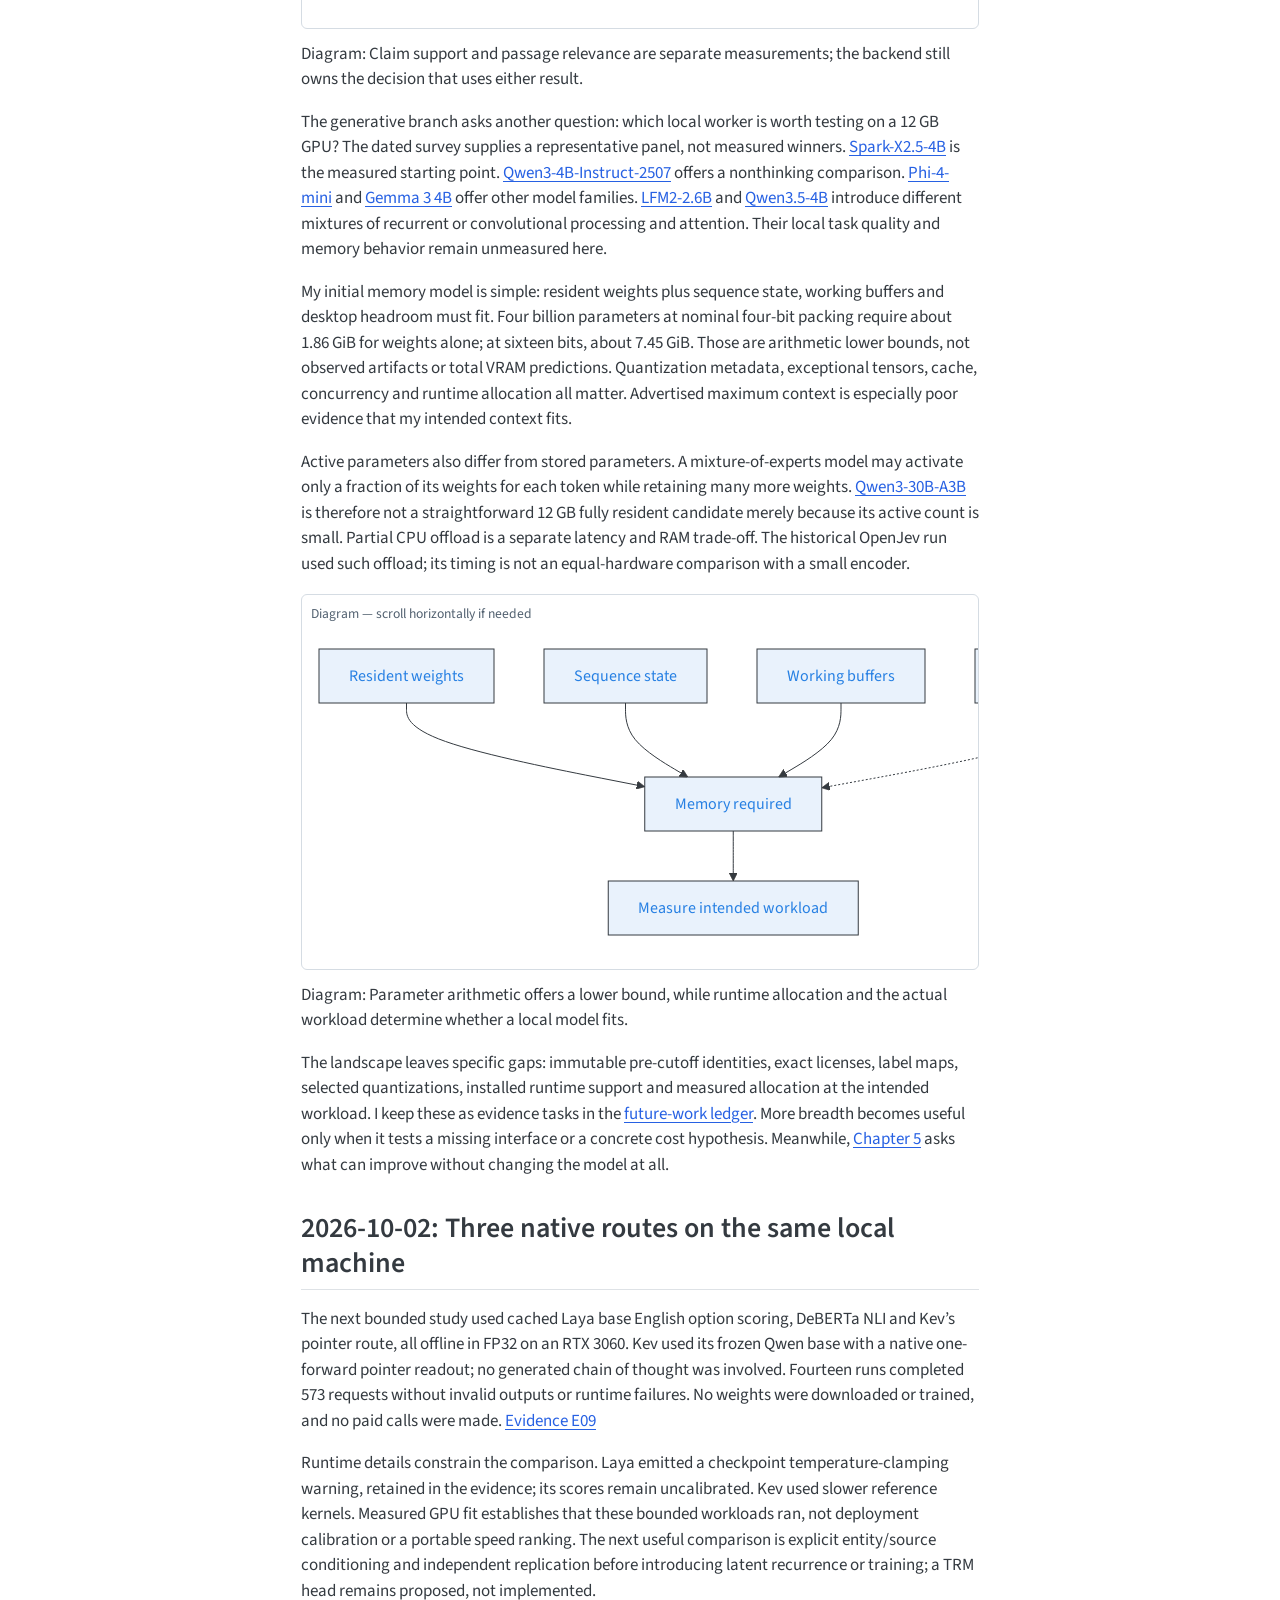
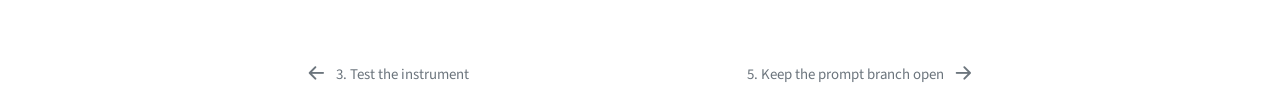
<file: docs/04-landscape.html>
<!DOCTYPE html>
<html xmlns="http://www.w3.org/1999/xhtml" lang="en" xml:lang="en"><head>

<meta charset="utf-8">
<meta name="generator" content="quarto-1.10.18">

<meta name="viewport" content="width=device-width, initial-scale=1.0, user-scalable=yes">


<title>4. Choose an interface before a model – A Testable Local Semantic Layer</title>
<style>
/* Default styles provided by pandoc.
** See https://pandoc.org/MANUAL.html#variables-for-html for config info.
*/
span.smallcaps{font-variant: small-caps;}
div.columns{display: flex; gap: 1.5em;}
div.column{flex: auto;}
@media screen {
div.columns{gap: min(4vw, 1.5em);}
div.column{overflow-x: auto;}
}
div.hanging-indent{margin-left: 1.5em; text-indent: -1.5em;}
ul.task-list{list-style: none;}
ul.task-list li input[type="checkbox"] {
  width: 0.8em;
  margin: 0 0.8em 0.2em -1em; /* quarto-specific, see https://github.com/quarto-dev/quarto-cli/issues/4556 */ 
  vertical-align: middle;
}
</style>


<script src="site_libs/quarto-nav/quarto-nav.js"></script>
<script src="site_libs/quarto-nav/headroom.min.js"></script>
<script src="site_libs/clipboard/clipboard.min.js"></script>
<script src="site_libs/quarto-search/autocomplete.umd.js"></script>
<script src="site_libs/quarto-search/fuse.min.js"></script>
<script src="site_libs/quarto-search/quarto-search.js"></script>
<meta name="quarto:offset" content="./">
<link href="./05-prompts.html" rel="next">
<link href="./03-diagnostics.html" rel="prev">
<script src="site_libs/quarto-html/quarto.js" type="module"></script>
<script src="site_libs/quarto-html/tabsets/tabsets.js" type="module"></script>
<script src="site_libs/quarto-html/popper.min.js"></script>
<script src="site_libs/quarto-html/tippy.umd.min.js"></script>
<script src="site_libs/quarto-html/anchor.min.js"></script>
<link href="site_libs/quarto-html/tippy.css" rel="stylesheet">
<link href="site_libs/quarto-html/quarto-syntax-highlighting-64a204ab8560d761af7679ceaba22944.css" rel="stylesheet" id="quarto-text-highlighting-styles">
<script src="site_libs/bootstrap/bootstrap.min.js"></script>
<link href="site_libs/bootstrap/bootstrap-icons.css" rel="stylesheet">
<link href="site_libs/bootstrap/bootstrap-7227454d60a76f7036b3a8bd656475dd.min.css" rel="stylesheet" append-hash="true" id="quarto-bootstrap" data-mode="light">
<script id="quarto-search-options" type="application/json">{
  "location": "sidebar",
  "copy-button": false,
  "collapse-after": 3,
  "panel-placement": "start",
  "type": "textbox",
  "limit": 50,
  "keyboard-shortcut": [
    "f",
    "/",
    "s"
  ],
  "show-item-context": false,
  "language": {
    "search-no-results-text": "No results",
    "search-matching-documents-text": "matching documents",
    "search-copy-link-title": "Copy link to search",
    "search-hide-matches-text": "Hide additional matches",
    "search-more-match-text": "more match in this document",
    "search-more-matches-text": "more matches in this document",
    "search-clear-button-title": "Clear",
    "search-text-placeholder": "",
    "search-detached-cancel-button-title": "Cancel",
    "search-submit-button-title": "Submit",
    "search-label": "Search"
  }
}</script>
<script src="site_libs/quarto-diagram/mermaid.min.js"></script>
<script src="site_libs/quarto-diagram/mermaid-init.js"></script>
<link href="site_libs/quarto-diagram/mermaid.css" rel="stylesheet">


<link rel="stylesheet" href="styles.css">
</head>

<body class="nav-sidebar floating quarto-light">

<div id="quarto-search-results"></div>
  <header id="quarto-header" class="headroom fixed-top">
  <nav class="quarto-secondary-nav">
    <div class="container-fluid d-flex">
      <button type="button" class="quarto-btn-toggle btn" data-bs-toggle="collapse" role="button" data-bs-target=".quarto-sidebar-collapse-item" aria-controls="quarto-sidebar" aria-expanded="false" aria-label="Toggle sidebar navigation" onclick="if (window.quartoToggleHeadroom) { window.quartoToggleHeadroom(); }">
        <i class="bi bi-layout-text-sidebar-reverse"></i>
      </button>
        <nav class="quarto-page-breadcrumbs" aria-label="breadcrumb"><ol class="breadcrumb"><li class="breadcrumb-item"><a href="./04-landscape.html"><span class="chapter-title">4. Choose an interface before a model</span></a></li></ol></nav>
        <a class="flex-grow-1" role="navigation" data-bs-toggle="collapse" data-bs-target=".quarto-sidebar-collapse-item" aria-controls="quarto-sidebar" aria-expanded="false" aria-label="Toggle sidebar navigation" onclick="if (window.quartoToggleHeadroom) { window.quartoToggleHeadroom(); }">      
        </a>
      <button type="button" class="btn quarto-search-button" aria-label="Search" onclick="window.quartoOpenSearch();">
        <i class="bi bi-search"></i>
      </button>
    </div>
  </nav>
</header>
<!-- content -->
<div id="quarto-content" class="quarto-container page-columns page-rows-contents page-layout-article">
<!-- sidebar -->
  <nav id="quarto-sidebar" class="sidebar collapse collapse-horizontal quarto-sidebar-collapse-item sidebar-navigation floating overflow-auto">
    <div class="pt-lg-2 mt-2 text-left sidebar-header">
    <div class="sidebar-title mb-0 py-0">
      <a href="./">A Testable Local Semantic Layer</a> 
        <div class="sidebar-tools-main">
  <a href="" class="quarto-reader-toggle quarto-navigation-tool px-1" onclick="window.quartoToggleReader(); return false;" title="Toggle reader mode">
  <div class="quarto-reader-toggle-btn">
  <i class="bi"></i>
  </div>
</a>
</div>
    </div>
      </div>
        <div class="mt-2 flex-shrink-0 align-items-center">
        <div class="sidebar-search">
        <div id="quarto-search" class="" title="Search"></div>
        </div>
        </div>
    <div class="sidebar-menu-container"> 
    <ul class="list-unstyled mt-1">
        <li class="sidebar-item">
  <div class="sidebar-item-container"> 
  <a href="./index.html" class="sidebar-item-text sidebar-link"><span class="chapter-title">Introduction</span></a>
  </div>
</li>
        <li class="sidebar-item">
  <div class="sidebar-item-container"> 
  <a href="./01-workflow.html" class="sidebar-item-text sidebar-link"><span class="chapter-title">1. Start with a working workflow</span></a>
  </div>
</li>
        <li class="sidebar-item">
  <div class="sidebar-item-container"> 
  <a href="./02-existing-solutions.html" class="sidebar-item-text sidebar-link"><span class="chapter-title">Benchmark existing solutions before changing the model</span></a>
  </div>
</li>
        <li class="sidebar-item">
  <div class="sidebar-item-container"> 
  <a href="./02-instrument.html" class="sidebar-item-text sidebar-link"><span class="chapter-title">2. What a decision model returns</span></a>
  </div>
</li>
        <li class="sidebar-item">
  <div class="sidebar-item-container"> 
  <a href="./03-diagnostics.html" class="sidebar-item-text sidebar-link"><span class="chapter-title">3. Test the instrument</span></a>
  </div>
</li>
        <li class="sidebar-item">
  <div class="sidebar-item-container"> 
  <a href="./04-landscape.html" class="sidebar-item-text sidebar-link active"><span class="chapter-title">4. Choose an interface before a model</span></a>
  </div>
</li>
        <li class="sidebar-item">
  <div class="sidebar-item-container"> 
  <a href="./05-prompts.html" class="sidebar-item-text sidebar-link"><span class="chapter-title">5. Keep the prompt branch open</span></a>
  </div>
</li>
        <li class="sidebar-item">
  <div class="sidebar-item-container"> 
  <a href="./06-references.html" class="sidebar-item-text sidebar-link"><span class="chapter-title">6. Separate the dimensions of an answer</span></a>
  </div>
</li>
        <li class="sidebar-item">
  <div class="sidebar-item-container"> 
  <a href="./07-spark.html" class="sidebar-item-text sidebar-link"><span class="chapter-title">7. Put the annotator on my GPU</span></a>
  </div>
</li>
        <li class="sidebar-item">
  <div class="sidebar-item-container"> 
  <a href="./08-supervision.html" class="sidebar-item-text sidebar-link"><span class="chapter-title">8. Build examples worth learning from</span></a>
  </div>
</li>
        <li class="sidebar-item">
  <div class="sidebar-item-container"> 
  <a href="./09-training.html" class="sidebar-item-text sidebar-link"><span class="chapter-title">9. When training would be justified</span></a>
  </div>
</li>
        <li class="sidebar-item">
  <div class="sidebar-item-container"> 
  <a href="./10-gates.html" class="sidebar-item-text sidebar-link"><span class="chapter-title">10. Earn a place in the harness</span></a>
  </div>
</li>
        <li class="sidebar-item">
  <div class="sidebar-item-container"> 
  <a href="./11-priors.html" class="sidebar-item-text sidebar-link"><span class="chapter-title">11. When a perfect development rule did not travel</span></a>
  </div>
</li>
        <li class="sidebar-item">
  <div class="sidebar-item-container"> 
  <a href="./12-attention.html" class="sidebar-item-text sidebar-link"><span class="chapter-title">12. When an attention mask changes an answer</span></a>
  </div>
</li>
        <li class="sidebar-item">
  <div class="sidebar-item-container"> 
  <a href="./evidence.html" class="sidebar-item-text sidebar-link"><span class="chapter-title">Evidence and future-work ledger</span></a>
  </div>
</li>
    </ul>
    </div>
</nav>
<div id="quarto-sidebar-glass" class="quarto-sidebar-collapse-item" data-bs-toggle="collapse" data-bs-target=".quarto-sidebar-collapse-item"></div>
<!-- margin-sidebar -->
    <div id="quarto-margin-sidebar" class="sidebar margin-sidebar">
        <nav id="TOC" role="doc-toc" class="toc-active">
    <h2 id="toc-title">Table of contents</h2>
   
  <ul>
  <li><a href="#three-native-routes-on-the-same-local-machine" id="toc-three-native-routes-on-the-same-local-machine" class="nav-link active" data-scroll-target="#three-native-routes-on-the-same-local-machine">2026-10-02: Three native routes on the same local machine</a></li>
  </ul>
</nav>
    </div>
<!-- main -->
<main class="content" id="quarto-document-content">

<header id="title-block-header" class="quarto-title-block default">
<div class="quarto-title">
<h1 class="title"><span class="chapter-title">4. Choose an interface before a model</span></h1>
</div>



<div class="quarto-title-meta">

    
  
    
  </div>
  


</header>


<!-- block: ch04-001 -->
<p><span id="ch04-001"></span></p>
<!-- block: ch04-002 -->
<p><span id="ch04-002"></span></p>
<p>A failed sensor made me look for alternatives, but “try another model” was too vague a plan. A passage ranker, an entity extractor and a claim verifier can all return numbers through a Python adapter. They are still measuring different things. I needed a map from the application’s question to the model’s native operation before I needed a leaderboard.</p>
<!-- block: ch04-003 -->
<p><span id="ch04-003"></span></p>
<table class="caption-top table">
<colgroup>
<col style="width: 33%">
<col style="width: 33%">
<col style="width: 33%">
</colgroup>
<thead>
<tr class="header">
<th>Application question</th>
<th>Candidate interface</th>
<th>What remains unproved</th>
</tr>
</thead>
<tbody>
<tr class="odd">
<td>Which declared category fits this evidence?</td>
<td>Laya-style bounded option scoring; Kev/Lev pointer or typed readouts</td>
<td>Domain competence and calibration</td>
</tr>
<tr class="even">
<td>Which fields and source spans are present?</td>
<td>GLiNER-family extraction</td>
<td>Whether extracted text supports the intended interpretation</td>
</tr>
<tr class="odd">
<td>Does this passage support this claim?</td>
<td>NLI or factual-consistency scoring</td>
<td>World truth, absent-evidence handling and task transfer</td>
</tr>
<tr class="even">
<td>Which passage should I inspect next?</td>
<td>Pointwise or joint-slate reranking</td>
<td>Correctness of an answer built from that passage</td>
</tr>
<tr class="odd">
<td>Can I normalize or annotate this record?</td>
<td>A local generative worker</td>
<td>Fidelity, valid output, review cost and useful coverage</td>
</tr>
</tbody>
</table>
<!-- block: ch04-004 -->
<p><span id="ch04-004"></span></p>
<p>The implementations make these distinctions concrete. <a href="https://github.com/fastino-ai/GLiNER2">GLiNER2</a> offers schema-oriented extraction and classification; checkpoint capabilities still need checking. <a href="https://huggingface.co/vectara/hallucination_evaluation_model">HHEM</a> evaluates consistency with supplied evidence. <a href="https://huggingface.co/Qwen/Qwen3-Reranker-0.6B">Qwen’s reranker</a> uses a decoder-based relevance readout, while <a href="https://huggingface.co/jinaai/jina-reranker-v3">Jina v3</a> ranks documents in a joint context. <a href="https://arxiv.org/abs/2112.01488">ColBERT</a> uses token-level late interaction for retrieval. These are alternatives for different seams, not interchangeable truth meters.</p>
<!-- block: ch04-005 -->
<p><span id="ch04-005"></span></p>
<p>The wider local study completed fourteen native lanes and 1,512 card records. Its confirmation portion contained 72 cards in twelve groups; this is separate from the adapter study whose confirmation never ran. The wider study used separate Astra and Gemini proxy references. Their confirmation status labels agreed on 58 of 72 cards, leaving fourteen disagreements. A candidate’s apparent quality therefore depended partly on which reference it was compared with. <a href="./evidence.html#e03-native-family-comparison">Evidence E03</a></p>
<!-- block: ch04-006 -->
<p><span id="ch04-006"></span></p>
<p>The relevance lanes illustrate why I resist a unified ranking. MiniLM, Qwen and Jina ranked the small three-passage slates perfectly by nDCG@3 under both references, while token overlap was already strong. In a separate answer-annotation fixture, a contradicted answer received a Qwen relevance score of 0.99855. The answer was relevant to the question and wrong according to the evidence. No contradiction exists between those observations once I respect the score’s task. <a href="./evidence.html#e03-native-family-comparison">Evidence E03</a></p>
<!-- block: ch04-diagram-01 -->
<p><span id="ch04-diagram-01"></span></p>
<div class="cell" data-fig-responsive="false" data-layout-align="default">
<div class="cell-output-display">
<div>
<p></p><figure class="figure"><p></p>
<div>
<pre class="mermaid mermaid-js">%%{init: {"flowchart": {"useMaxWidth": false}}}%%
flowchart TD
    accTitle: Match model interface to the application question
    accDescr: A question about whether evidence supports a claim calls for claim-relation scoring. A question about which passage to inspect calls for relevance ranking; neither score alone decides the final application action.
    Question["Question to answer"] --&gt; Claim["Does evidence support a claim?"]
    Question --&gt; Passage["Which passage is relevant?"]
    Claim --&gt; NLI["NLI or consistency score"]
    Passage --&gt; Ranker["Passage relevance ranker"]
    NLI --&gt; Policy["Backend applies policy"]
    Ranker --&gt; Policy
</pre>
</div>
<p></p></figure><p></p>
</div>
</div>
</div>
<p>Diagram: Claim support and passage relevance are separate measurements; the backend still owns the decision that uses either result.</p>
<!-- block: ch04-007 -->
<p><span id="ch04-007"></span></p>
<p>The generative branch asks another question: which local worker is worth testing on a 12 GB GPU? The dated survey supplies a representative panel, not measured winners. <a href="https://huggingface.co/XHToken/Spark-X2.5-4B">Spark-X2.5-4B</a> is the measured starting point. <a href="https://huggingface.co/Qwen/Qwen3-4B-Instruct-2507">Qwen3-4B-Instruct-2507</a> offers a nonthinking comparison. <a href="https://huggingface.co/microsoft/Phi-4-mini-instruct">Phi-4-mini</a> and <a href="https://huggingface.co/google/gemma-3-4b-it">Gemma 3 4B</a> offer other model families. <a href="https://huggingface.co/LiquidAI/LFM2-2.6B">LFM2-2.6B</a> and <a href="https://huggingface.co/Qwen/Qwen3.5-4B">Qwen3.5-4B</a> introduce different mixtures of recurrent or convolutional processing and attention. Their local task quality and memory behavior remain unmeasured here.</p>
<!-- block: ch04-008 -->
<p><span id="ch04-008"></span></p>
<p>My initial memory model is simple: resident weights plus sequence state, working buffers and desktop headroom must fit. Four billion parameters at nominal four-bit packing require about 1.86 GiB for weights alone; at sixteen bits, about 7.45 GiB. Those are arithmetic lower bounds, not observed artifacts or total VRAM predictions. Quantization metadata, exceptional tensors, cache, concurrency and runtime allocation all matter. Advertised maximum context is especially poor evidence that my intended context fits.</p>
<!-- block: ch04-009 -->
<p><span id="ch04-009"></span></p>
<p>Active parameters also differ from stored parameters. A mixture-of-experts model may activate only a fraction of its weights for each token while retaining many more weights. <a href="https://huggingface.co/Qwen/Qwen3-30B-A3B">Qwen3-30B-A3B</a> is therefore not a straightforward 12 GB fully resident candidate merely because its active count is small. Partial CPU offload is a separate latency and RAM trade-off. The historical OpenJev run used such offload; its timing is not an equal-hardware comparison with a small encoder.</p>
<!-- block: ch04-diagram-02 -->
<p><span id="ch04-diagram-02"></span></p>
<div class="cell" data-fig-responsive="false" data-layout-align="default">
<div class="cell-output-display">
<div>
<p></p><figure class="figure"><p></p>
<div>
<pre class="mermaid mermaid-js">%%{init: {"flowchart": {"useMaxWidth": false}}}%%
flowchart TD
    accTitle: Runtime fit depends on more than parameter count
    accDescr: Resident weights, sequence state and working buffers all consume available memory. Advertised context and active parameter count alone do not establish fit; the intended workload needs measurement.
    Weights["Resident weights"] --&gt; Memory["Memory required"]
    State["Sequence state"] --&gt; Memory
    Buffers["Working buffers"] --&gt; Memory
    Active["Active parameter count"] -. "not resident total" .-&gt; Memory
    Memory --&gt; Workload["Measure intended workload"]
</pre>
</div>
<p></p></figure><p></p>
</div>
</div>
</div>
<p>Diagram: Parameter arithmetic offers a lower bound, while runtime allocation and the actual workload determine whether a local model fits.</p>
<!-- block: ch04-010 -->
<p><span id="ch04-010"></span></p>
<p>The landscape leaves specific gaps: immutable pre-cutoff identities, exact licenses, label maps, selected quantizations, installed runtime support and measured allocation at the intended workload. I keep these as evidence tasks in the <a href="./evidence.html#future-work">future-work ledger</a>. More breadth becomes useful only when it tests a missing interface or a concrete cost hypothesis. Meanwhile, <a href="./05-prompts.html">Chapter 5</a> asks what can improve without changing the model at all.</p>
<!-- block: ch04-011 -->
<p><span id="ch04-011"></span></p>
<section id="three-native-routes-on-the-same-local-machine" class="level2">
<h2 class="anchored" data-anchor-id="three-native-routes-on-the-same-local-machine">2026-10-02: Three native routes on the same local machine</h2>
<p>The next bounded study used cached Laya base English option scoring, DeBERTa NLI and Kev’s pointer route, all offline in FP32 on an RTX 3060. Kev used its frozen Qwen base with a native one-forward pointer readout; no generated chain of thought was involved. Fourteen runs completed 573 requests without invalid outputs or runtime failures. No weights were downloaded or trained, and no paid calls were made. <a href="./evidence.html#e09-bounded-native-robustness">Evidence E09</a></p>
<p>Runtime details constrain the comparison. Laya emitted a checkpoint temperature-clamping warning, retained in the evidence; its scores remain uncalibrated. Kev used slower reference kernels. Measured GPU fit establishes that these bounded workloads ran, not deployment calibration or a portable speed ranking. The next useful comparison is explicit entity/source conditioning and independent replication before introducing latent recurrence or training; a TRM head remains proposed, not implemented.</p>


</section>

</main> <!-- /main -->
<script id="quarto-html-after-body" type="application/javascript">
  window.document.addEventListener("DOMContentLoaded", function (event) {
    const icon = "";
    const anchorJS = new window.AnchorJS();
    anchorJS.options = {
      placement: 'right',
      icon: icon
    };
    anchorJS.add('.anchored');
    const isCodeAnnotation = (el) => {
      for (const clz of el.classList) {
        if (clz.startsWith('code-annotation-')) {                     
          return true;
        }
      }
      return false;
    }
    const onCopySuccess = function(e) {
      // button target
      const button = e.trigger;
      // don't keep focus
      button.blur();
      // flash "checked"
      button.classList.add('code-copy-button-checked');
      var currentTitle = button.getAttribute("title");
      button.setAttribute("title", "Copied!");
      let tooltip;
      if (window.bootstrap) {
        button.setAttribute("data-bs-toggle", "tooltip");
        button.setAttribute("data-bs-placement", "left");
        button.setAttribute("data-bs-title", "Copied!");
        tooltip = new bootstrap.Tooltip(button, 
          { trigger: "manual", 
            customClass: "code-copy-button-tooltip",
            offset: [0, -8]});
        tooltip.show();    
      }
      setTimeout(function() {
        if (tooltip) {
          tooltip.hide();
          button.removeAttribute("data-bs-title");
          button.removeAttribute("data-bs-toggle");
          button.removeAttribute("data-bs-placement");
        }
        button.setAttribute("title", currentTitle);
        button.classList.remove('code-copy-button-checked');
      }, 1000);
      // clear code selection
      e.clearSelection();
    }
    const getTextToCopy = function(trigger) {
      const outerScaffold = trigger.parentElement.cloneNode(true);
      const codeEl = outerScaffold.querySelector('code');
      for (const childEl of codeEl.children) {
        if (isCodeAnnotation(childEl)) {
          childEl.remove();
        }
      }
      return codeEl.innerText;
    }
    const clipboard = new window.ClipboardJS('.code-copy-button:not([data-in-quarto-modal])', {
      text: getTextToCopy
    });
    clipboard.on('success', onCopySuccess);
    if (window.document.getElementById('quarto-embedded-source-code-modal')) {
      const clipboardModal = new window.ClipboardJS('.code-copy-button[data-in-quarto-modal]', {
        text: getTextToCopy,
        container: window.document.getElementById('quarto-embedded-source-code-modal')
      });
      clipboardModal.on('success', onCopySuccess);
    }
      var localhostRegex = new RegExp(/^(?:http|https):\/\/localhost\:?[0-9]*\//);
      var mailtoRegex = new RegExp(/^mailto:/);
        var filterRegex = new RegExp('/' + window.location.host + '/');
      var isInternal = (href) => {
          return filterRegex.test(href) || localhostRegex.test(href) || mailtoRegex.test(href);
      }
      // Inspect non-navigation links and adorn them if external
     var links = window.document.querySelectorAll('a[href]:not(.nav-link):not(.navbar-brand):not(.toc-action):not(.sidebar-link):not(.sidebar-item-toggle):not(.pagination-link):not(.no-external):not([aria-hidden]):not(.dropdown-item):not(.quarto-navigation-tool):not(.about-link)');
      for (var i=0; i<links.length; i++) {
        const link = links[i];
        if (!isInternal(link.href)) {
          // undo the damage that might have been done by quarto-nav.js in the case of
          // links that we want to consider external
          if (link.dataset.originalHref !== undefined) {
            link.href = link.dataset.originalHref;
          }
        }
      }
    function tippyHover(el, contentFn, onTriggerFn, onUntriggerFn) {
      const config = {
        allowHTML: true,
        maxWidth: 500,
        delay: 100,
        arrow: false,
        appendTo: function(el) {
            return el.parentElement;
        },
        interactive: true,
        interactiveBorder: 10,
        theme: 'quarto',
        placement: 'bottom-start',
      };
      if (contentFn) {
        config.content = contentFn;
      }
      if (onTriggerFn) {
        config.onTrigger = onTriggerFn;
      }
      if (onUntriggerFn) {
        config.onUntrigger = onUntriggerFn;
      }
      window.tippy(el, config); 
    }
    const noterefs = window.document.querySelectorAll('a[role="doc-noteref"]');
    for (var i=0; i<noterefs.length; i++) {
      const ref = noterefs[i];
      tippyHover(ref, function() {
        // use id or data attribute instead here
        let href = ref.getAttribute('data-footnote-href') || ref.getAttribute('href');
        try { href = new URL(href).hash; } catch {}
        const id = href.replace(/^#\/?/, "");
        const note = window.document.getElementById(id);
        if (note) {
          return note.innerHTML;
        } else {
          return "";
        }
      });
    }
    const xrefs = window.document.querySelectorAll('a.quarto-xref');
    const processXRef = (id, note) => {
      // Strip column container classes
      const stripColumnClz = (el) => {
        el.classList.remove("page-full", "page-columns");
        if (el.children) {
          for (const child of el.children) {
            stripColumnClz(child);
          }
        }
      }
      stripColumnClz(note)
      if (id === null || id.startsWith('sec-')) {
        // Special case sections, only their first couple elements
        const container = document.createElement("div");
        if (note.children && note.children.length > 2) {
          container.appendChild(note.children[0].cloneNode(true));
          for (let i = 1; i < note.children.length; i++) {
            const child = note.children[i];
            if (child.tagName === "P" && child.innerText === "") {
              continue;
            } else {
              container.appendChild(child.cloneNode(true));
              break;
            }
          }
          if (window.Quarto?.typesetMath) {
            window.Quarto.typesetMath(container);
          }
          return container.innerHTML
        } else {
          if (window.Quarto?.typesetMath) {
            window.Quarto.typesetMath(note);
          }
          return note.innerHTML;
        }
      } else {
        // Remove any anchor links if they are present
        const anchorLink = note.querySelector('a.anchorjs-link');
        if (anchorLink) {
          anchorLink.remove();
        }
        if (window.Quarto?.typesetMath) {
          window.Quarto.typesetMath(note);
        }
        if (note.classList.contains("callout")) {
          return note.outerHTML;
        } else {
          return note.innerHTML;
        }
      }
    }
    for (var i=0; i<xrefs.length; i++) {
      const xref = xrefs[i];
      tippyHover(xref, undefined, function(instance) {
        instance.disable();
        let url = xref.getAttribute('href');
        let hash = undefined; 
        if (url.startsWith('#')) {
          hash = url;
        } else {
          try { hash = new URL(url).hash; } catch {}
        }
        if (hash) {
          const id = hash.replace(/^#\/?/, "");
          const note = window.document.getElementById(id);
          if (note !== null) {
            try {
              const html = processXRef(id, note.cloneNode(true));
              instance.setContent(html);
            } finally {
              instance.enable();
              instance.show();
            }
          } else {
            // See if we can fetch this
            fetch(url.split('#')[0])
            .then(res => res.text())
            .then(html => {
              const parser = new DOMParser();
              const htmlDoc = parser.parseFromString(html, "text/html");
              const note = htmlDoc.getElementById(id);
              if (note !== null) {
                const html = processXRef(id, note);
                instance.setContent(html);
              } 
            }).finally(() => {
              instance.enable();
              instance.show();
            });
          }
        } else {
          // See if we can fetch a full url (with no hash to target)
          // This is a special case and we should probably do some content thinning / targeting
          fetch(url)
          .then(res => res.text())
          .then(html => {
            const parser = new DOMParser();
            const htmlDoc = parser.parseFromString(html, "text/html");
            const note = htmlDoc.querySelector('main.content');
            if (note !== null) {
              // This should only happen for chapter cross references
              // (since there is no id in the URL)
              // remove the first header
              if (note.children.length > 0 && note.children[0].tagName === "HEADER") {
                note.children[0].remove();
              }
              const html = processXRef(null, note);
              instance.setContent(html);
            } 
          }).finally(() => {
            instance.enable();
            instance.show();
          });
        }
      }, function(instance) {
      });
    }
        let selectedAnnoteEl;
        const selectorForAnnotation = ( cell, annotation) => {
          let cellAttr = 'data-code-cell="' + cell + '"';
          let lineAttr = 'data-code-annotation="' +  annotation + '"';
          const selector = 'span[' + cellAttr + '][' + lineAttr + ']';
          return selector;
        }
        const selectCodeLines = (annoteEl) => {
          const doc = window.document;
          const targetCell = annoteEl.getAttribute("data-target-cell");
          const targetAnnotation = annoteEl.getAttribute("data-target-annotation");
          const annoteSpan = window.document.querySelector(selectorForAnnotation(targetCell, targetAnnotation));
          const lines = annoteSpan.getAttribute("data-code-lines").split(",");
          const lineIds = lines.map((line) => {
            return targetCell + "-" + line;
          })
          let top = null;
          let height = null;
          let parent = null;
          if (lineIds.length > 0) {
              //compute the position of the single el (top and bottom and make a div)
              const el = window.document.getElementById(lineIds[0]);
              top = el.offsetTop;
              height = el.offsetHeight;
              parent = el.parentElement.parentElement;
            if (lineIds.length > 1) {
              const lastEl = window.document.getElementById(lineIds[lineIds.length - 1]);
              const bottom = lastEl.offsetTop + lastEl.offsetHeight;
              height = bottom - top;
            }
            if (top !== null && height !== null && parent !== null) {
              // cook up a div (if necessary) and position it 
              let div = window.document.getElementById("code-annotation-line-highlight");
              if (div === null) {
                div = window.document.createElement("div");
                div.setAttribute("id", "code-annotation-line-highlight");
                div.style.position = 'absolute';
                parent.appendChild(div);
              }
              div.style.top = top - 2 + "px";
              div.style.height = height + 4 + "px";
              div.style.left = 0;
              let gutterDiv = window.document.getElementById("code-annotation-line-highlight-gutter");
              if (gutterDiv === null) {
                gutterDiv = window.document.createElement("div");
                gutterDiv.setAttribute("id", "code-annotation-line-highlight-gutter");
                gutterDiv.style.position = 'absolute';
                const codeCell = window.document.getElementById(targetCell);
                const gutter = codeCell.querySelector('.code-annotation-gutter');
                gutter.appendChild(gutterDiv);
              }
              gutterDiv.style.top = top - 2 + "px";
              gutterDiv.style.height = height + 4 + "px";
            }
            selectedAnnoteEl = annoteEl;
          }
        };
        const unselectCodeLines = () => {
          const elementsIds = ["code-annotation-line-highlight", "code-annotation-line-highlight-gutter"];
          elementsIds.forEach((elId) => {
            const div = window.document.getElementById(elId);
            if (div) {
              div.remove();
            }
          });
          selectedAnnoteEl = undefined;
        };
          // Handle positioning of the toggle
      window.addEventListener(
        "resize",
        throttle(() => {
          elRect = undefined;
          if (selectedAnnoteEl) {
            selectCodeLines(selectedAnnoteEl);
          }
        }, 10)
      );
      function throttle(fn, ms) {
      let throttle = false;
      let timer;
        return (...args) => {
          if(!throttle) { // first call gets through
              fn.apply(this, args);
              throttle = true;
          } else { // all the others get throttled
              if(timer) clearTimeout(timer); // cancel #2
              timer = setTimeout(() => {
                fn.apply(this, args);
                timer = throttle = false;
              }, ms);
          }
        };
      }
        // Attach click handler to the DT
        const annoteDls = window.document.querySelectorAll('dt[data-target-cell]');
        for (const annoteDlNode of annoteDls) {
          annoteDlNode.addEventListener('click', (event) => {
            const clickedEl = event.target;
            if (clickedEl !== selectedAnnoteEl) {
              unselectCodeLines();
              const activeEl = window.document.querySelector('dt[data-target-cell].code-annotation-active');
              if (activeEl) {
                activeEl.classList.remove('code-annotation-active');
              }
              selectCodeLines(clickedEl);
              clickedEl.classList.add('code-annotation-active');
            } else {
              // Unselect the line
              unselectCodeLines();
              clickedEl.classList.remove('code-annotation-active');
            }
          });
        }
    const findCites = (el) => {
      const parentEl = el.parentElement;
      if (parentEl) {
        const cites = parentEl.dataset.cites;
        if (cites) {
          return {
            el,
            cites: cites.split(' ')
          };
        } else {
          return findCites(el.parentElement)
        }
      } else {
        return undefined;
      }
    };
    var bibliorefs = window.document.querySelectorAll('a[role="doc-biblioref"]');
    for (var i=0; i<bibliorefs.length; i++) {
      const ref = bibliorefs[i];
      const citeInfo = findCites(ref);
      if (citeInfo) {
        tippyHover(citeInfo.el, function() {
          var popup = window.document.createElement('div');
          citeInfo.cites.forEach(function(cite) {
            var citeDiv = window.document.createElement('div');
            citeDiv.classList.add('hanging-indent');
            citeDiv.classList.add('csl-entry');
            var biblioDiv = window.document.getElementById('ref-' + cite);
            if (biblioDiv) {
              citeDiv.innerHTML = biblioDiv.innerHTML;
            }
            popup.appendChild(citeDiv);
          });
          return popup.innerHTML;
        });
      }
    }
  });
  </script>
<nav class="page-navigation">
  <div class="nav-page nav-page-previous">
      <a href="./03-diagnostics.html" class="pagination-link" aria-label="3. Test the instrument">
        <i class="bi bi-arrow-left-short"></i> <span class="nav-page-text"><span class="chapter-title">3. Test the instrument</span></span>
      </a>          
  </div>
  <div class="nav-page nav-page-next">
      <a href="./05-prompts.html" class="pagination-link" aria-label="5. Keep the prompt branch open">
        <span class="nav-page-text"><span class="chapter-title">5. Keep the prompt branch open</span></span> <i class="bi bi-arrow-right-short"></i>
      </a>
  </div>
</nav>
</div> <!-- /content -->




</body></html>
</file>
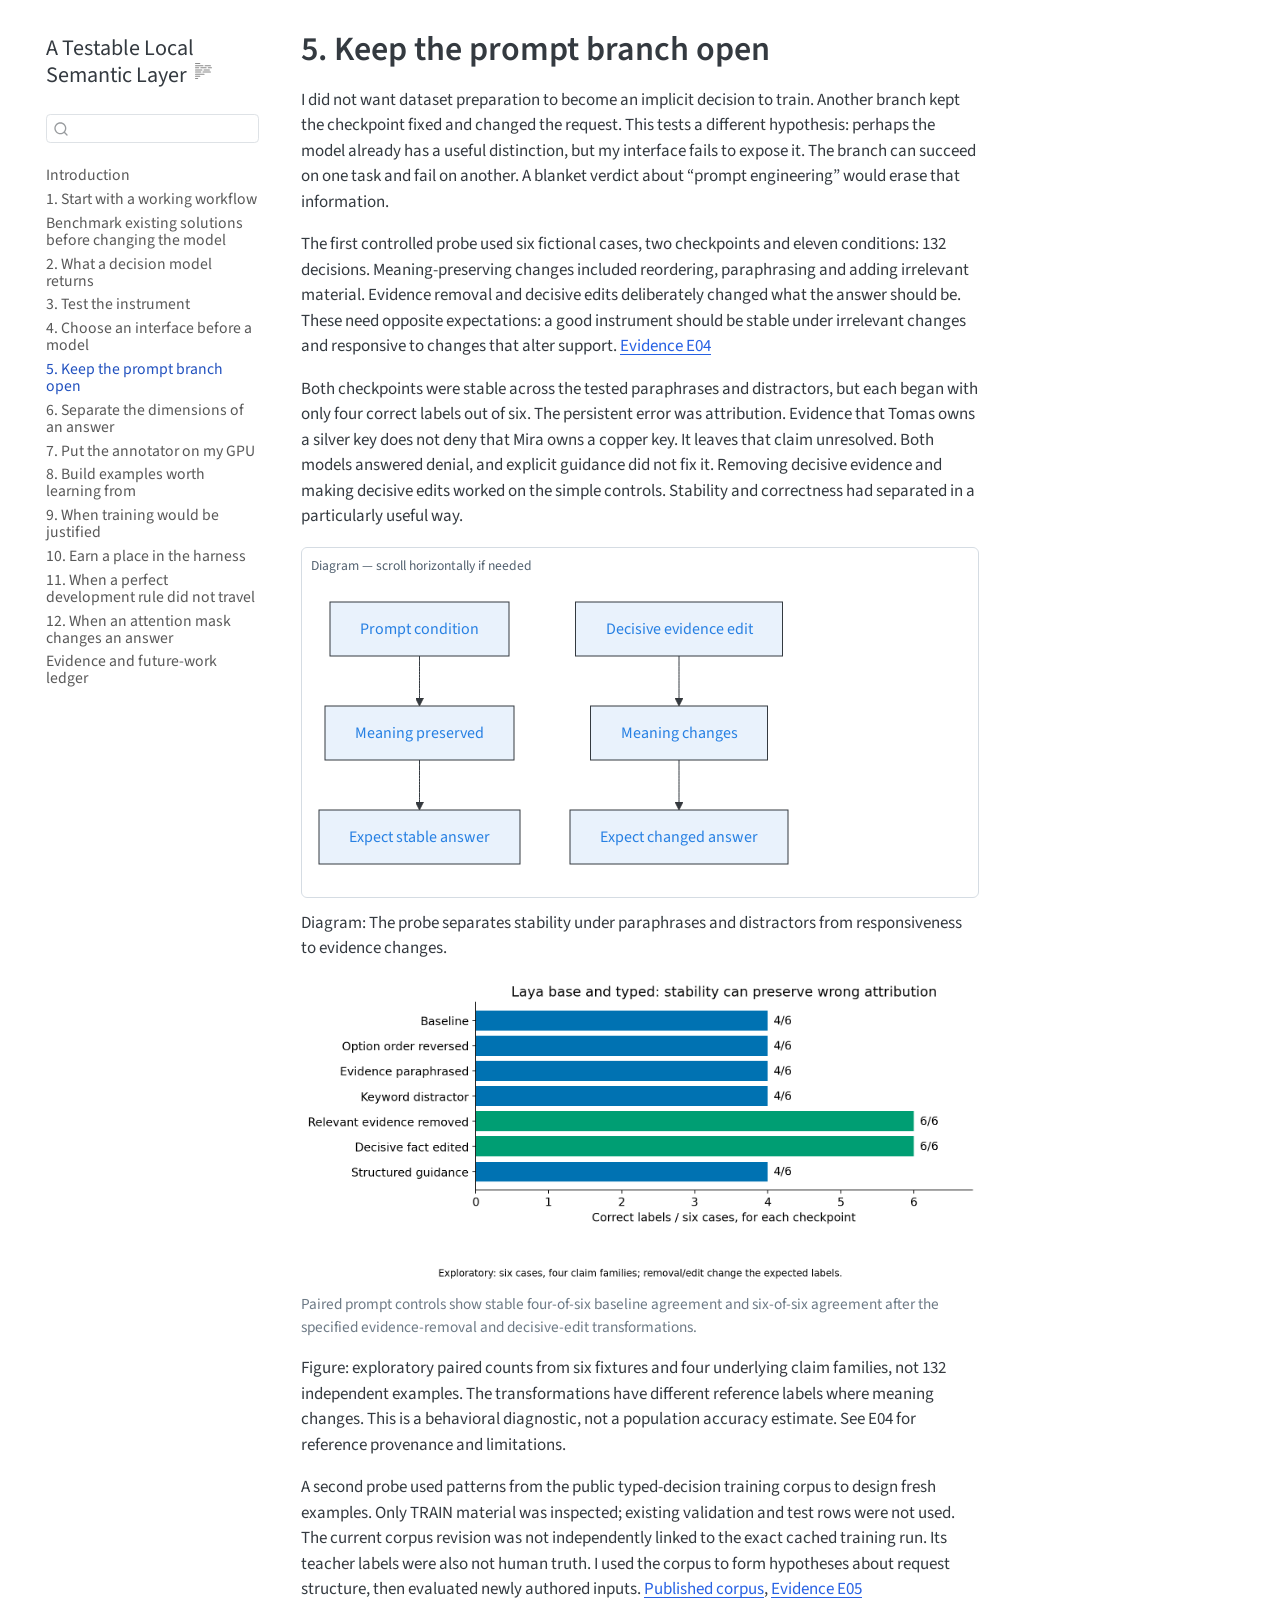
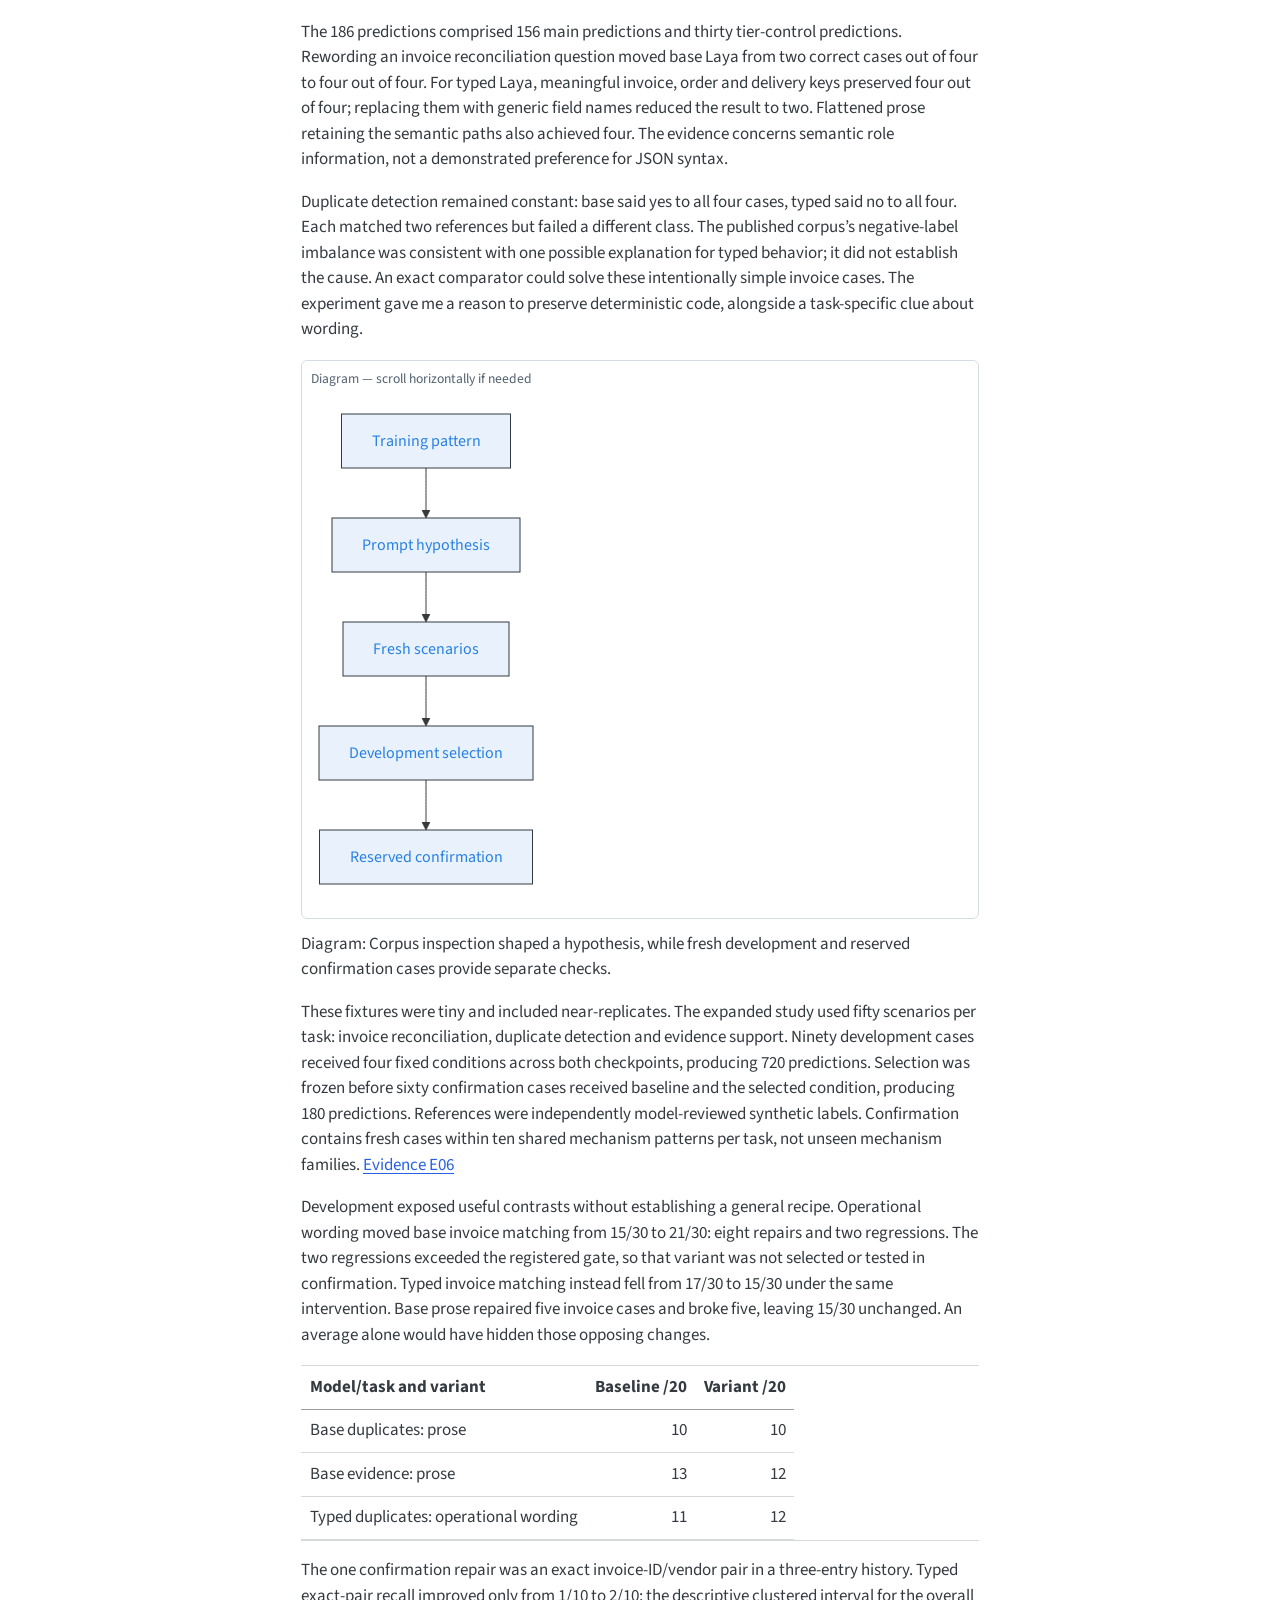
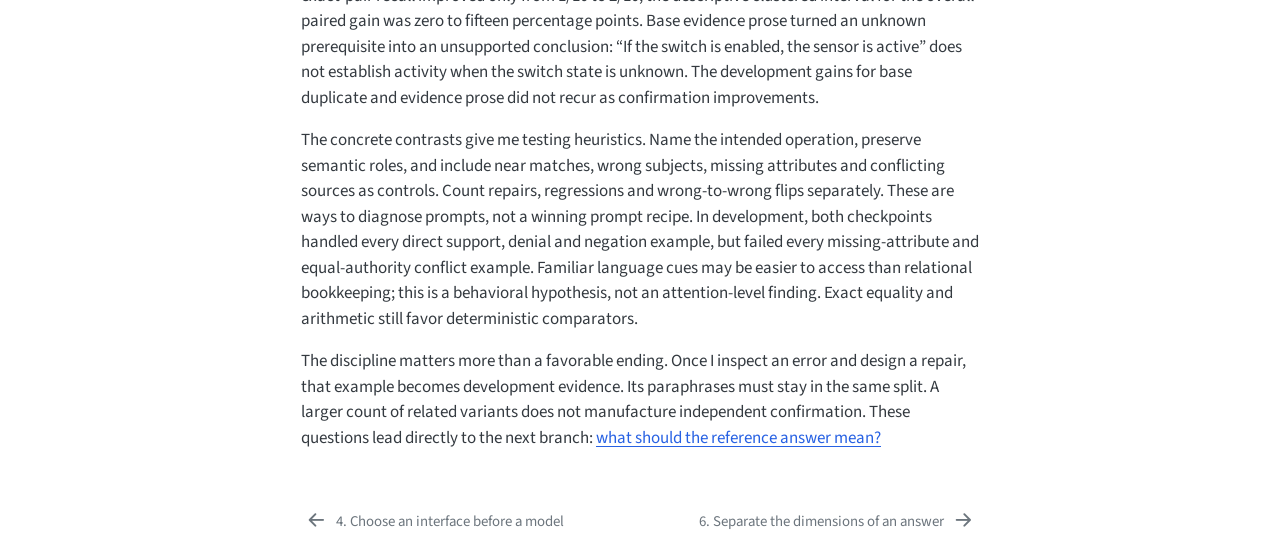
<file: docs/05-prompts.html>
<!DOCTYPE html>
<html xmlns="http://www.w3.org/1999/xhtml" lang="en" xml:lang="en"><head>

<meta charset="utf-8">
<meta name="generator" content="quarto-1.10.18">

<meta name="viewport" content="width=device-width, initial-scale=1.0, user-scalable=yes">


<title>5. Keep the prompt branch open – A Testable Local Semantic Layer</title>
<style>
/* Default styles provided by pandoc.
** See https://pandoc.org/MANUAL.html#variables-for-html for config info.
*/
span.smallcaps{font-variant: small-caps;}
div.columns{display: flex; gap: 1.5em;}
div.column{flex: auto;}
@media screen {
div.columns{gap: min(4vw, 1.5em);}
div.column{overflow-x: auto;}
}
div.hanging-indent{margin-left: 1.5em; text-indent: -1.5em;}
ul.task-list{list-style: none;}
ul.task-list li input[type="checkbox"] {
  width: 0.8em;
  margin: 0 0.8em 0.2em -1em; /* quarto-specific, see https://github.com/quarto-dev/quarto-cli/issues/4556 */ 
  vertical-align: middle;
}
</style>


<script src="site_libs/quarto-nav/quarto-nav.js"></script>
<script src="site_libs/quarto-nav/headroom.min.js"></script>
<script src="site_libs/clipboard/clipboard.min.js"></script>
<script src="site_libs/quarto-search/autocomplete.umd.js"></script>
<script src="site_libs/quarto-search/fuse.min.js"></script>
<script src="site_libs/quarto-search/quarto-search.js"></script>
<meta name="quarto:offset" content="./">
<link href="./06-references.html" rel="next">
<link href="./04-landscape.html" rel="prev">
<script src="site_libs/quarto-html/quarto.js" type="module"></script>
<script src="site_libs/quarto-html/tabsets/tabsets.js" type="module"></script>
<script src="site_libs/quarto-html/popper.min.js"></script>
<script src="site_libs/quarto-html/tippy.umd.min.js"></script>
<script src="site_libs/quarto-html/anchor.min.js"></script>
<link href="site_libs/quarto-html/tippy.css" rel="stylesheet">
<link href="site_libs/quarto-html/quarto-syntax-highlighting-64a204ab8560d761af7679ceaba22944.css" rel="stylesheet" id="quarto-text-highlighting-styles">
<script src="site_libs/bootstrap/bootstrap.min.js"></script>
<link href="site_libs/bootstrap/bootstrap-icons.css" rel="stylesheet">
<link href="site_libs/bootstrap/bootstrap-7227454d60a76f7036b3a8bd656475dd.min.css" rel="stylesheet" append-hash="true" id="quarto-bootstrap" data-mode="light">
<script id="quarto-search-options" type="application/json">{
  "location": "sidebar",
  "copy-button": false,
  "collapse-after": 3,
  "panel-placement": "start",
  "type": "textbox",
  "limit": 50,
  "keyboard-shortcut": [
    "f",
    "/",
    "s"
  ],
  "show-item-context": false,
  "language": {
    "search-no-results-text": "No results",
    "search-matching-documents-text": "matching documents",
    "search-copy-link-title": "Copy link to search",
    "search-hide-matches-text": "Hide additional matches",
    "search-more-match-text": "more match in this document",
    "search-more-matches-text": "more matches in this document",
    "search-clear-button-title": "Clear",
    "search-text-placeholder": "",
    "search-detached-cancel-button-title": "Cancel",
    "search-submit-button-title": "Submit",
    "search-label": "Search"
  }
}</script>
<script src="site_libs/quarto-diagram/mermaid.min.js"></script>
<script src="site_libs/quarto-diagram/mermaid-init.js"></script>
<link href="site_libs/quarto-diagram/mermaid.css" rel="stylesheet">


<link rel="stylesheet" href="styles.css">
</head>

<body class="nav-sidebar floating quarto-light">

<div id="quarto-search-results"></div>
  <header id="quarto-header" class="headroom fixed-top">
  <nav class="quarto-secondary-nav">
    <div class="container-fluid d-flex">
      <button type="button" class="quarto-btn-toggle btn" data-bs-toggle="collapse" role="button" data-bs-target=".quarto-sidebar-collapse-item" aria-controls="quarto-sidebar" aria-expanded="false" aria-label="Toggle sidebar navigation" onclick="if (window.quartoToggleHeadroom) { window.quartoToggleHeadroom(); }">
        <i class="bi bi-layout-text-sidebar-reverse"></i>
      </button>
        <nav class="quarto-page-breadcrumbs" aria-label="breadcrumb"><ol class="breadcrumb"><li class="breadcrumb-item"><a href="./05-prompts.html"><span class="chapter-title">5. Keep the prompt branch open</span></a></li></ol></nav>
        <a class="flex-grow-1" role="navigation" data-bs-toggle="collapse" data-bs-target=".quarto-sidebar-collapse-item" aria-controls="quarto-sidebar" aria-expanded="false" aria-label="Toggle sidebar navigation" onclick="if (window.quartoToggleHeadroom) { window.quartoToggleHeadroom(); }">      
        </a>
      <button type="button" class="btn quarto-search-button" aria-label="Search" onclick="window.quartoOpenSearch();">
        <i class="bi bi-search"></i>
      </button>
    </div>
  </nav>
</header>
<!-- content -->
<div id="quarto-content" class="quarto-container page-columns page-rows-contents page-layout-article">
<!-- sidebar -->
  <nav id="quarto-sidebar" class="sidebar collapse collapse-horizontal quarto-sidebar-collapse-item sidebar-navigation floating overflow-auto">
    <div class="pt-lg-2 mt-2 text-left sidebar-header">
    <div class="sidebar-title mb-0 py-0">
      <a href="./">A Testable Local Semantic Layer</a> 
        <div class="sidebar-tools-main">
  <a href="" class="quarto-reader-toggle quarto-navigation-tool px-1" onclick="window.quartoToggleReader(); return false;" title="Toggle reader mode">
  <div class="quarto-reader-toggle-btn">
  <i class="bi"></i>
  </div>
</a>
</div>
    </div>
      </div>
        <div class="mt-2 flex-shrink-0 align-items-center">
        <div class="sidebar-search">
        <div id="quarto-search" class="" title="Search"></div>
        </div>
        </div>
    <div class="sidebar-menu-container"> 
    <ul class="list-unstyled mt-1">
        <li class="sidebar-item">
  <div class="sidebar-item-container"> 
  <a href="./index.html" class="sidebar-item-text sidebar-link"><span class="chapter-title">Introduction</span></a>
  </div>
</li>
        <li class="sidebar-item">
  <div class="sidebar-item-container"> 
  <a href="./01-workflow.html" class="sidebar-item-text sidebar-link"><span class="chapter-title">1. Start with a working workflow</span></a>
  </div>
</li>
        <li class="sidebar-item">
  <div class="sidebar-item-container"> 
  <a href="./02-existing-solutions.html" class="sidebar-item-text sidebar-link"><span class="chapter-title">Benchmark existing solutions before changing the model</span></a>
  </div>
</li>
        <li class="sidebar-item">
  <div class="sidebar-item-container"> 
  <a href="./02-instrument.html" class="sidebar-item-text sidebar-link"><span class="chapter-title">2. What a decision model returns</span></a>
  </div>
</li>
        <li class="sidebar-item">
  <div class="sidebar-item-container"> 
  <a href="./03-diagnostics.html" class="sidebar-item-text sidebar-link"><span class="chapter-title">3. Test the instrument</span></a>
  </div>
</li>
        <li class="sidebar-item">
  <div class="sidebar-item-container"> 
  <a href="./04-landscape.html" class="sidebar-item-text sidebar-link"><span class="chapter-title">4. Choose an interface before a model</span></a>
  </div>
</li>
        <li class="sidebar-item">
  <div class="sidebar-item-container"> 
  <a href="./05-prompts.html" class="sidebar-item-text sidebar-link active"><span class="chapter-title">5. Keep the prompt branch open</span></a>
  </div>
</li>
        <li class="sidebar-item">
  <div class="sidebar-item-container"> 
  <a href="./06-references.html" class="sidebar-item-text sidebar-link"><span class="chapter-title">6. Separate the dimensions of an answer</span></a>
  </div>
</li>
        <li class="sidebar-item">
  <div class="sidebar-item-container"> 
  <a href="./07-spark.html" class="sidebar-item-text sidebar-link"><span class="chapter-title">7. Put the annotator on my GPU</span></a>
  </div>
</li>
        <li class="sidebar-item">
  <div class="sidebar-item-container"> 
  <a href="./08-supervision.html" class="sidebar-item-text sidebar-link"><span class="chapter-title">8. Build examples worth learning from</span></a>
  </div>
</li>
        <li class="sidebar-item">
  <div class="sidebar-item-container"> 
  <a href="./09-training.html" class="sidebar-item-text sidebar-link"><span class="chapter-title">9. When training would be justified</span></a>
  </div>
</li>
        <li class="sidebar-item">
  <div class="sidebar-item-container"> 
  <a href="./10-gates.html" class="sidebar-item-text sidebar-link"><span class="chapter-title">10. Earn a place in the harness</span></a>
  </div>
</li>
        <li class="sidebar-item">
  <div class="sidebar-item-container"> 
  <a href="./11-priors.html" class="sidebar-item-text sidebar-link"><span class="chapter-title">11. When a perfect development rule did not travel</span></a>
  </div>
</li>
        <li class="sidebar-item">
  <div class="sidebar-item-container"> 
  <a href="./12-attention.html" class="sidebar-item-text sidebar-link"><span class="chapter-title">12. When an attention mask changes an answer</span></a>
  </div>
</li>
        <li class="sidebar-item">
  <div class="sidebar-item-container"> 
  <a href="./evidence.html" class="sidebar-item-text sidebar-link"><span class="chapter-title">Evidence and future-work ledger</span></a>
  </div>
</li>
    </ul>
    </div>
</nav>
<div id="quarto-sidebar-glass" class="quarto-sidebar-collapse-item" data-bs-toggle="collapse" data-bs-target=".quarto-sidebar-collapse-item"></div>
<!-- margin-sidebar -->
    <div id="quarto-margin-sidebar" class="sidebar margin-sidebar zindex-bottom">
        
    </div>
<!-- main -->
<main class="content" id="quarto-document-content">

<header id="title-block-header" class="quarto-title-block default">
<div class="quarto-title">
<h1 class="title"><span class="chapter-title">5. Keep the prompt branch open</span></h1>
</div>



<div class="quarto-title-meta">

    
  
    
  </div>
  


</header>


<!-- block: ch05-001 -->
<p><span id="ch05-001"></span></p>
<!-- block: ch05-002 -->
<p><span id="ch05-002"></span></p>
<p>I did not want dataset preparation to become an implicit decision to train. Another branch kept the checkpoint fixed and changed the request. This tests a different hypothesis: perhaps the model already has a useful distinction, but my interface fails to expose it. The branch can succeed on one task and fail on another. A blanket verdict about “prompt engineering” would erase that information.</p>
<!-- block: ch05-003 -->
<p><span id="ch05-003"></span></p>
<p>The first controlled probe used six fictional cases, two checkpoints and eleven conditions: 132 decisions. Meaning-preserving changes included reordering, paraphrasing and adding irrelevant material. Evidence removal and decisive edits deliberately changed what the answer should be. These need opposite expectations: a good instrument should be stable under irrelevant changes and responsive to changes that alter support. <a href="./evidence.html#e04-prompt-controls">Evidence E04</a></p>
<!-- block: ch05-004 -->
<p><span id="ch05-004"></span></p>
<p>Both checkpoints were stable across the tested paraphrases and distractors, but each began with only four correct labels out of six. The persistent error was attribution. Evidence that Tomas owns a silver key does not deny that Mira owns a copper key. It leaves that claim unresolved. Both models answered denial, and explicit guidance did not fix it. Removing decisive evidence and making decisive edits worked on the simple controls. Stability and correctness had separated in a particularly useful way.</p>
<!-- block: ch05-diagram-01 -->
<p><span id="ch05-diagram-01"></span></p>
<div class="cell" data-fig-responsive="false" data-layout-align="default">
<div class="cell-output-display">
<div>
<p></p><figure class="figure"><p></p>
<div>
<pre class="mermaid mermaid-js">%%{init: {"flowchart": {"useMaxWidth": false}}}%%
flowchart TD
    accTitle: Prompt controls test stability and responsiveness
    accDescr: Meaning-preserving prompt changes should leave the answer stable. An edit to decisive evidence changes what the evidence supports and should change the answer.
    Prompt["Prompt condition"] --&gt; Same["Meaning preserved"]
    Same --&gt; Stable["Expect stable answer"]
    Edit["Decisive evidence edit"] --&gt; Changed["Meaning changes"]
    Changed --&gt; Responsive["Expect changed answer"]
</pre>
</div>
<p></p></figure><p></p>
</div>
</div>
</div>
<p>Diagram: The probe separates stability under paraphrases and distractors from responsiveness to evidence changes.</p>
<!-- block: ch05-005 -->
<p><span id="ch05-005"></span></p>
<div class="quarto-figure quarto-figure-center">
<figure class="figure">
<p><img src="assets/prompt-controls.png" class="img-fluid figure-img"></p>
<figcaption>Paired prompt controls show stable four-of-six baseline agreement and six-of-six agreement after the specified evidence-removal and decisive-edit transformations.</figcaption>
</figure>
</div>
<!-- block: ch05-006 -->
<p><span id="ch05-006"></span></p>
<p>Figure: exploratory paired counts from six fixtures and four underlying claim families, not 132 independent examples. The transformations have different reference labels where meaning changes. This is a behavioral diagnostic, not a population accuracy estimate. See E04 for reference provenance and limitations.</p>
<!-- block: ch05-007 -->
<p><span id="ch05-007"></span></p>
<p>A second probe used patterns from the public typed-decision training corpus to design fresh examples. Only TRAIN material was inspected; existing validation and test rows were not used. The current corpus revision was not independently linked to the exact cached training run. Its teacher labels were also not human truth. I used the corpus to form hypotheses about request structure, then evaluated newly authored inputs. <a href="https://huggingface.co/datasets/LocalLLaMA/typed-decisions">Published corpus</a>, <a href="./evidence.html#e05-corpus-informed-probes">Evidence E05</a></p>
<!-- block: ch05-008 -->
<p><span id="ch05-008"></span></p>
<p>The 186 predictions comprised 156 main predictions and thirty tier-control predictions. Rewording an invoice reconciliation question moved base Laya from two correct cases out of four to four out of four. For typed Laya, meaningful invoice, order and delivery keys preserved four out of four; replacing them with generic field names reduced the result to two. Flattened prose retaining the semantic paths also achieved four. The evidence concerns semantic role information, not a demonstrated preference for JSON syntax.</p>
<!-- block: ch05-009 -->
<p><span id="ch05-009"></span></p>
<p>Duplicate detection remained constant: base said yes to all four cases, typed said no to all four. Each matched two references but failed a different class. The published corpus’s negative-label imbalance was consistent with one possible explanation for typed behavior; it did not establish the cause. An exact comparator could solve these intentionally simple invoice cases. The experiment gave me a reason to preserve deterministic code, alongside a task-specific clue about wording.</p>
<!-- block: ch05-diagram-02 -->
<p><span id="ch05-diagram-02"></span></p>
<div class="cell" data-fig-responsive="false" data-layout-align="default">
<div class="cell-output-display">
<div>
<p></p><figure class="figure"><p></p>
<div>
<pre class="mermaid mermaid-js">%%{init: {"flowchart": {"useMaxWidth": false}}}%%
flowchart TD
    accTitle: Corpus patterns motivate fresh prompt probes
    accDescr: Training material patterns motivate a hypothesis, which is tested on newly authored scenarios. Development cases support selection while confirmation cases are reserved.
    Pattern["Training pattern"] --&gt; Hypothesis["Prompt hypothesis"]
    Hypothesis --&gt; Fresh["Fresh scenarios"]
    Fresh --&gt; Development["Development selection"]
    Development --&gt; Confirmation["Reserved confirmation"]
</pre>
</div>
<p></p></figure><p></p>
</div>
</div>
</div>
<p>Diagram: Corpus inspection shaped a hypothesis, while fresh development and reserved confirmation cases provide separate checks.</p>
<!-- block: ch05-010 -->
<p><span id="ch05-010"></span></p>
<p>These fixtures were tiny and included near-replicates. The expanded study used fifty scenarios per task: invoice reconciliation, duplicate detection and evidence support. Ninety development cases received four fixed conditions across both checkpoints, producing 720 predictions. Selection was frozen before sixty confirmation cases received baseline and the selected condition, producing 180 predictions. References were independently model-reviewed synthetic labels. Confirmation contains fresh cases within ten shared mechanism patterns per task, not unseen mechanism families. <a href="./evidence.html#e06-expanded-study-status">Evidence E06</a></p>
<!-- block: ch05-012 -->
<p><span id="ch05-012"></span></p>
<p>Development exposed useful contrasts without establishing a general recipe. Operational wording moved base invoice matching from 15/30 to 21/30: eight repairs and two regressions. The two regressions exceeded the registered gate, so that variant was not selected or tested in confirmation. Typed invoice matching instead fell from 17/30 to 15/30 under the same intervention. Base prose repaired five invoice cases and broke five, leaving 15/30 unchanged. An average alone would have hidden those opposing changes.</p>
<!-- block: ch05-013 -->
<p><span id="ch05-013"></span></p>
<table class="caption-top table">
<thead>
<tr class="header">
<th>Model/task and variant</th>
<th style="text-align: right;">Baseline /20</th>
<th style="text-align: right;">Variant /20</th>
</tr>
</thead>
<tbody>
<tr class="odd">
<td>Base duplicates: prose</td>
<td style="text-align: right;">10</td>
<td style="text-align: right;">10</td>
</tr>
<tr class="even">
<td>Base evidence: prose</td>
<td style="text-align: right;">13</td>
<td style="text-align: right;">12</td>
</tr>
<tr class="odd">
<td>Typed duplicates: operational wording</td>
<td style="text-align: right;">11</td>
<td style="text-align: right;">12</td>
</tr>
</tbody>
</table>
<!-- block: ch05-014 -->
<p><span id="ch05-014"></span></p>
<p>The one confirmation repair was an exact invoice-ID/vendor pair in a three-entry history. Typed exact-pair recall improved only from 1/10 to 2/10; the descriptive clustered interval for the overall paired gain was zero to fifteen percentage points. Base evidence prose turned an unknown prerequisite into an unsupported conclusion: “If the switch is enabled, the sensor is active” does not establish activity when the switch state is unknown. The development gains for base duplicate and evidence prose did not recur as confirmation improvements.</p>
<!-- block: ch05-015 -->
<p><span id="ch05-015"></span></p>
<p>The concrete contrasts give me testing heuristics. Name the intended operation, preserve semantic roles, and include near matches, wrong subjects, missing attributes and conflicting sources as controls. Count repairs, regressions and wrong-to-wrong flips separately. These are ways to diagnose prompts, not a winning prompt recipe. In development, both checkpoints handled every direct support, denial and negation example, but failed every missing-attribute and equal-authority conflict example. Familiar language cues may be easier to access than relational bookkeeping; this is a behavioral hypothesis, not an attention-level finding. Exact equality and arithmetic still favor deterministic comparators.</p>
<!-- block: ch05-011 -->
<p><span id="ch05-011"></span></p>
<p>The discipline matters more than a favorable ending. Once I inspect an error and design a repair, that example becomes development evidence. Its paraphrases must stay in the same split. A larger count of related variants does not manufacture independent confirmation. These questions lead directly to the next branch: <a href="./06-references.html">what should the reference answer mean?</a></p>



</main> <!-- /main -->
<script id="quarto-html-after-body" type="application/javascript">
  window.document.addEventListener("DOMContentLoaded", function (event) {
    const icon = "";
    const anchorJS = new window.AnchorJS();
    anchorJS.options = {
      placement: 'right',
      icon: icon
    };
    anchorJS.add('.anchored');
    const isCodeAnnotation = (el) => {
      for (const clz of el.classList) {
        if (clz.startsWith('code-annotation-')) {                     
          return true;
        }
      }
      return false;
    }
    const onCopySuccess = function(e) {
      // button target
      const button = e.trigger;
      // don't keep focus
      button.blur();
      // flash "checked"
      button.classList.add('code-copy-button-checked');
      var currentTitle = button.getAttribute("title");
      button.setAttribute("title", "Copied!");
      let tooltip;
      if (window.bootstrap) {
        button.setAttribute("data-bs-toggle", "tooltip");
        button.setAttribute("data-bs-placement", "left");
        button.setAttribute("data-bs-title", "Copied!");
        tooltip = new bootstrap.Tooltip(button, 
          { trigger: "manual", 
            customClass: "code-copy-button-tooltip",
            offset: [0, -8]});
        tooltip.show();    
      }
      setTimeout(function() {
        if (tooltip) {
          tooltip.hide();
          button.removeAttribute("data-bs-title");
          button.removeAttribute("data-bs-toggle");
          button.removeAttribute("data-bs-placement");
        }
        button.setAttribute("title", currentTitle);
        button.classList.remove('code-copy-button-checked');
      }, 1000);
      // clear code selection
      e.clearSelection();
    }
    const getTextToCopy = function(trigger) {
      const outerScaffold = trigger.parentElement.cloneNode(true);
      const codeEl = outerScaffold.querySelector('code');
      for (const childEl of codeEl.children) {
        if (isCodeAnnotation(childEl)) {
          childEl.remove();
        }
      }
      return codeEl.innerText;
    }
    const clipboard = new window.ClipboardJS('.code-copy-button:not([data-in-quarto-modal])', {
      text: getTextToCopy
    });
    clipboard.on('success', onCopySuccess);
    if (window.document.getElementById('quarto-embedded-source-code-modal')) {
      const clipboardModal = new window.ClipboardJS('.code-copy-button[data-in-quarto-modal]', {
        text: getTextToCopy,
        container: window.document.getElementById('quarto-embedded-source-code-modal')
      });
      clipboardModal.on('success', onCopySuccess);
    }
      var localhostRegex = new RegExp(/^(?:http|https):\/\/localhost\:?[0-9]*\//);
      var mailtoRegex = new RegExp(/^mailto:/);
        var filterRegex = new RegExp('/' + window.location.host + '/');
      var isInternal = (href) => {
          return filterRegex.test(href) || localhostRegex.test(href) || mailtoRegex.test(href);
      }
      // Inspect non-navigation links and adorn them if external
     var links = window.document.querySelectorAll('a[href]:not(.nav-link):not(.navbar-brand):not(.toc-action):not(.sidebar-link):not(.sidebar-item-toggle):not(.pagination-link):not(.no-external):not([aria-hidden]):not(.dropdown-item):not(.quarto-navigation-tool):not(.about-link)');
      for (var i=0; i<links.length; i++) {
        const link = links[i];
        if (!isInternal(link.href)) {
          // undo the damage that might have been done by quarto-nav.js in the case of
          // links that we want to consider external
          if (link.dataset.originalHref !== undefined) {
            link.href = link.dataset.originalHref;
          }
        }
      }
    function tippyHover(el, contentFn, onTriggerFn, onUntriggerFn) {
      const config = {
        allowHTML: true,
        maxWidth: 500,
        delay: 100,
        arrow: false,
        appendTo: function(el) {
            return el.parentElement;
        },
        interactive: true,
        interactiveBorder: 10,
        theme: 'quarto',
        placement: 'bottom-start',
      };
      if (contentFn) {
        config.content = contentFn;
      }
      if (onTriggerFn) {
        config.onTrigger = onTriggerFn;
      }
      if (onUntriggerFn) {
        config.onUntrigger = onUntriggerFn;
      }
      window.tippy(el, config); 
    }
    const noterefs = window.document.querySelectorAll('a[role="doc-noteref"]');
    for (var i=0; i<noterefs.length; i++) {
      const ref = noterefs[i];
      tippyHover(ref, function() {
        // use id or data attribute instead here
        let href = ref.getAttribute('data-footnote-href') || ref.getAttribute('href');
        try { href = new URL(href).hash; } catch {}
        const id = href.replace(/^#\/?/, "");
        const note = window.document.getElementById(id);
        if (note) {
          return note.innerHTML;
        } else {
          return "";
        }
      });
    }
    const xrefs = window.document.querySelectorAll('a.quarto-xref');
    const processXRef = (id, note) => {
      // Strip column container classes
      const stripColumnClz = (el) => {
        el.classList.remove("page-full", "page-columns");
        if (el.children) {
          for (const child of el.children) {
            stripColumnClz(child);
          }
        }
      }
      stripColumnClz(note)
      if (id === null || id.startsWith('sec-')) {
        // Special case sections, only their first couple elements
        const container = document.createElement("div");
        if (note.children && note.children.length > 2) {
          container.appendChild(note.children[0].cloneNode(true));
          for (let i = 1; i < note.children.length; i++) {
            const child = note.children[i];
            if (child.tagName === "P" && child.innerText === "") {
              continue;
            } else {
              container.appendChild(child.cloneNode(true));
              break;
            }
          }
          if (window.Quarto?.typesetMath) {
            window.Quarto.typesetMath(container);
          }
          return container.innerHTML
        } else {
          if (window.Quarto?.typesetMath) {
            window.Quarto.typesetMath(note);
          }
          return note.innerHTML;
        }
      } else {
        // Remove any anchor links if they are present
        const anchorLink = note.querySelector('a.anchorjs-link');
        if (anchorLink) {
          anchorLink.remove();
        }
        if (window.Quarto?.typesetMath) {
          window.Quarto.typesetMath(note);
        }
        if (note.classList.contains("callout")) {
          return note.outerHTML;
        } else {
          return note.innerHTML;
        }
      }
    }
    for (var i=0; i<xrefs.length; i++) {
      const xref = xrefs[i];
      tippyHover(xref, undefined, function(instance) {
        instance.disable();
        let url = xref.getAttribute('href');
        let hash = undefined; 
        if (url.startsWith('#')) {
          hash = url;
        } else {
          try { hash = new URL(url).hash; } catch {}
        }
        if (hash) {
          const id = hash.replace(/^#\/?/, "");
          const note = window.document.getElementById(id);
          if (note !== null) {
            try {
              const html = processXRef(id, note.cloneNode(true));
              instance.setContent(html);
            } finally {
              instance.enable();
              instance.show();
            }
          } else {
            // See if we can fetch this
            fetch(url.split('#')[0])
            .then(res => res.text())
            .then(html => {
              const parser = new DOMParser();
              const htmlDoc = parser.parseFromString(html, "text/html");
              const note = htmlDoc.getElementById(id);
              if (note !== null) {
                const html = processXRef(id, note);
                instance.setContent(html);
              } 
            }).finally(() => {
              instance.enable();
              instance.show();
            });
          }
        } else {
          // See if we can fetch a full url (with no hash to target)
          // This is a special case and we should probably do some content thinning / targeting
          fetch(url)
          .then(res => res.text())
          .then(html => {
            const parser = new DOMParser();
            const htmlDoc = parser.parseFromString(html, "text/html");
            const note = htmlDoc.querySelector('main.content');
            if (note !== null) {
              // This should only happen for chapter cross references
              // (since there is no id in the URL)
              // remove the first header
              if (note.children.length > 0 && note.children[0].tagName === "HEADER") {
                note.children[0].remove();
              }
              const html = processXRef(null, note);
              instance.setContent(html);
            } 
          }).finally(() => {
            instance.enable();
            instance.show();
          });
        }
      }, function(instance) {
      });
    }
        let selectedAnnoteEl;
        const selectorForAnnotation = ( cell, annotation) => {
          let cellAttr = 'data-code-cell="' + cell + '"';
          let lineAttr = 'data-code-annotation="' +  annotation + '"';
          const selector = 'span[' + cellAttr + '][' + lineAttr + ']';
          return selector;
        }
        const selectCodeLines = (annoteEl) => {
          const doc = window.document;
          const targetCell = annoteEl.getAttribute("data-target-cell");
          const targetAnnotation = annoteEl.getAttribute("data-target-annotation");
          const annoteSpan = window.document.querySelector(selectorForAnnotation(targetCell, targetAnnotation));
          const lines = annoteSpan.getAttribute("data-code-lines").split(",");
          const lineIds = lines.map((line) => {
            return targetCell + "-" + line;
          })
          let top = null;
          let height = null;
          let parent = null;
          if (lineIds.length > 0) {
              //compute the position of the single el (top and bottom and make a div)
              const el = window.document.getElementById(lineIds[0]);
              top = el.offsetTop;
              height = el.offsetHeight;
              parent = el.parentElement.parentElement;
            if (lineIds.length > 1) {
              const lastEl = window.document.getElementById(lineIds[lineIds.length - 1]);
              const bottom = lastEl.offsetTop + lastEl.offsetHeight;
              height = bottom - top;
            }
            if (top !== null && height !== null && parent !== null) {
              // cook up a div (if necessary) and position it 
              let div = window.document.getElementById("code-annotation-line-highlight");
              if (div === null) {
                div = window.document.createElement("div");
                div.setAttribute("id", "code-annotation-line-highlight");
                div.style.position = 'absolute';
                parent.appendChild(div);
              }
              div.style.top = top - 2 + "px";
              div.style.height = height + 4 + "px";
              div.style.left = 0;
              let gutterDiv = window.document.getElementById("code-annotation-line-highlight-gutter");
              if (gutterDiv === null) {
                gutterDiv = window.document.createElement("div");
                gutterDiv.setAttribute("id", "code-annotation-line-highlight-gutter");
                gutterDiv.style.position = 'absolute';
                const codeCell = window.document.getElementById(targetCell);
                const gutter = codeCell.querySelector('.code-annotation-gutter');
                gutter.appendChild(gutterDiv);
              }
              gutterDiv.style.top = top - 2 + "px";
              gutterDiv.style.height = height + 4 + "px";
            }
            selectedAnnoteEl = annoteEl;
          }
        };
        const unselectCodeLines = () => {
          const elementsIds = ["code-annotation-line-highlight", "code-annotation-line-highlight-gutter"];
          elementsIds.forEach((elId) => {
            const div = window.document.getElementById(elId);
            if (div) {
              div.remove();
            }
          });
          selectedAnnoteEl = undefined;
        };
          // Handle positioning of the toggle
      window.addEventListener(
        "resize",
        throttle(() => {
          elRect = undefined;
          if (selectedAnnoteEl) {
            selectCodeLines(selectedAnnoteEl);
          }
        }, 10)
      );
      function throttle(fn, ms) {
      let throttle = false;
      let timer;
        return (...args) => {
          if(!throttle) { // first call gets through
              fn.apply(this, args);
              throttle = true;
          } else { // all the others get throttled
              if(timer) clearTimeout(timer); // cancel #2
              timer = setTimeout(() => {
                fn.apply(this, args);
                timer = throttle = false;
              }, ms);
          }
        };
      }
        // Attach click handler to the DT
        const annoteDls = window.document.querySelectorAll('dt[data-target-cell]');
        for (const annoteDlNode of annoteDls) {
          annoteDlNode.addEventListener('click', (event) => {
            const clickedEl = event.target;
            if (clickedEl !== selectedAnnoteEl) {
              unselectCodeLines();
              const activeEl = window.document.querySelector('dt[data-target-cell].code-annotation-active');
              if (activeEl) {
                activeEl.classList.remove('code-annotation-active');
              }
              selectCodeLines(clickedEl);
              clickedEl.classList.add('code-annotation-active');
            } else {
              // Unselect the line
              unselectCodeLines();
              clickedEl.classList.remove('code-annotation-active');
            }
          });
        }
    const findCites = (el) => {
      const parentEl = el.parentElement;
      if (parentEl) {
        const cites = parentEl.dataset.cites;
        if (cites) {
          return {
            el,
            cites: cites.split(' ')
          };
        } else {
          return findCites(el.parentElement)
        }
      } else {
        return undefined;
      }
    };
    var bibliorefs = window.document.querySelectorAll('a[role="doc-biblioref"]');
    for (var i=0; i<bibliorefs.length; i++) {
      const ref = bibliorefs[i];
      const citeInfo = findCites(ref);
      if (citeInfo) {
        tippyHover(citeInfo.el, function() {
          var popup = window.document.createElement('div');
          citeInfo.cites.forEach(function(cite) {
            var citeDiv = window.document.createElement('div');
            citeDiv.classList.add('hanging-indent');
            citeDiv.classList.add('csl-entry');
            var biblioDiv = window.document.getElementById('ref-' + cite);
            if (biblioDiv) {
              citeDiv.innerHTML = biblioDiv.innerHTML;
            }
            popup.appendChild(citeDiv);
          });
          return popup.innerHTML;
        });
      }
    }
  });
  </script>
<nav class="page-navigation">
  <div class="nav-page nav-page-previous">
      <a href="./04-landscape.html" class="pagination-link" aria-label="4. Choose an interface before a model">
        <i class="bi bi-arrow-left-short"></i> <span class="nav-page-text"><span class="chapter-title">4. Choose an interface before a model</span></span>
      </a>          
  </div>
  <div class="nav-page nav-page-next">
      <a href="./06-references.html" class="pagination-link" aria-label="6. Separate the dimensions of an answer">
        <span class="nav-page-text"><span class="chapter-title">6. Separate the dimensions of an answer</span></span> <i class="bi bi-arrow-right-short"></i>
      </a>
  </div>
</nav>
</div> <!-- /content -->




</body></html>
</file>
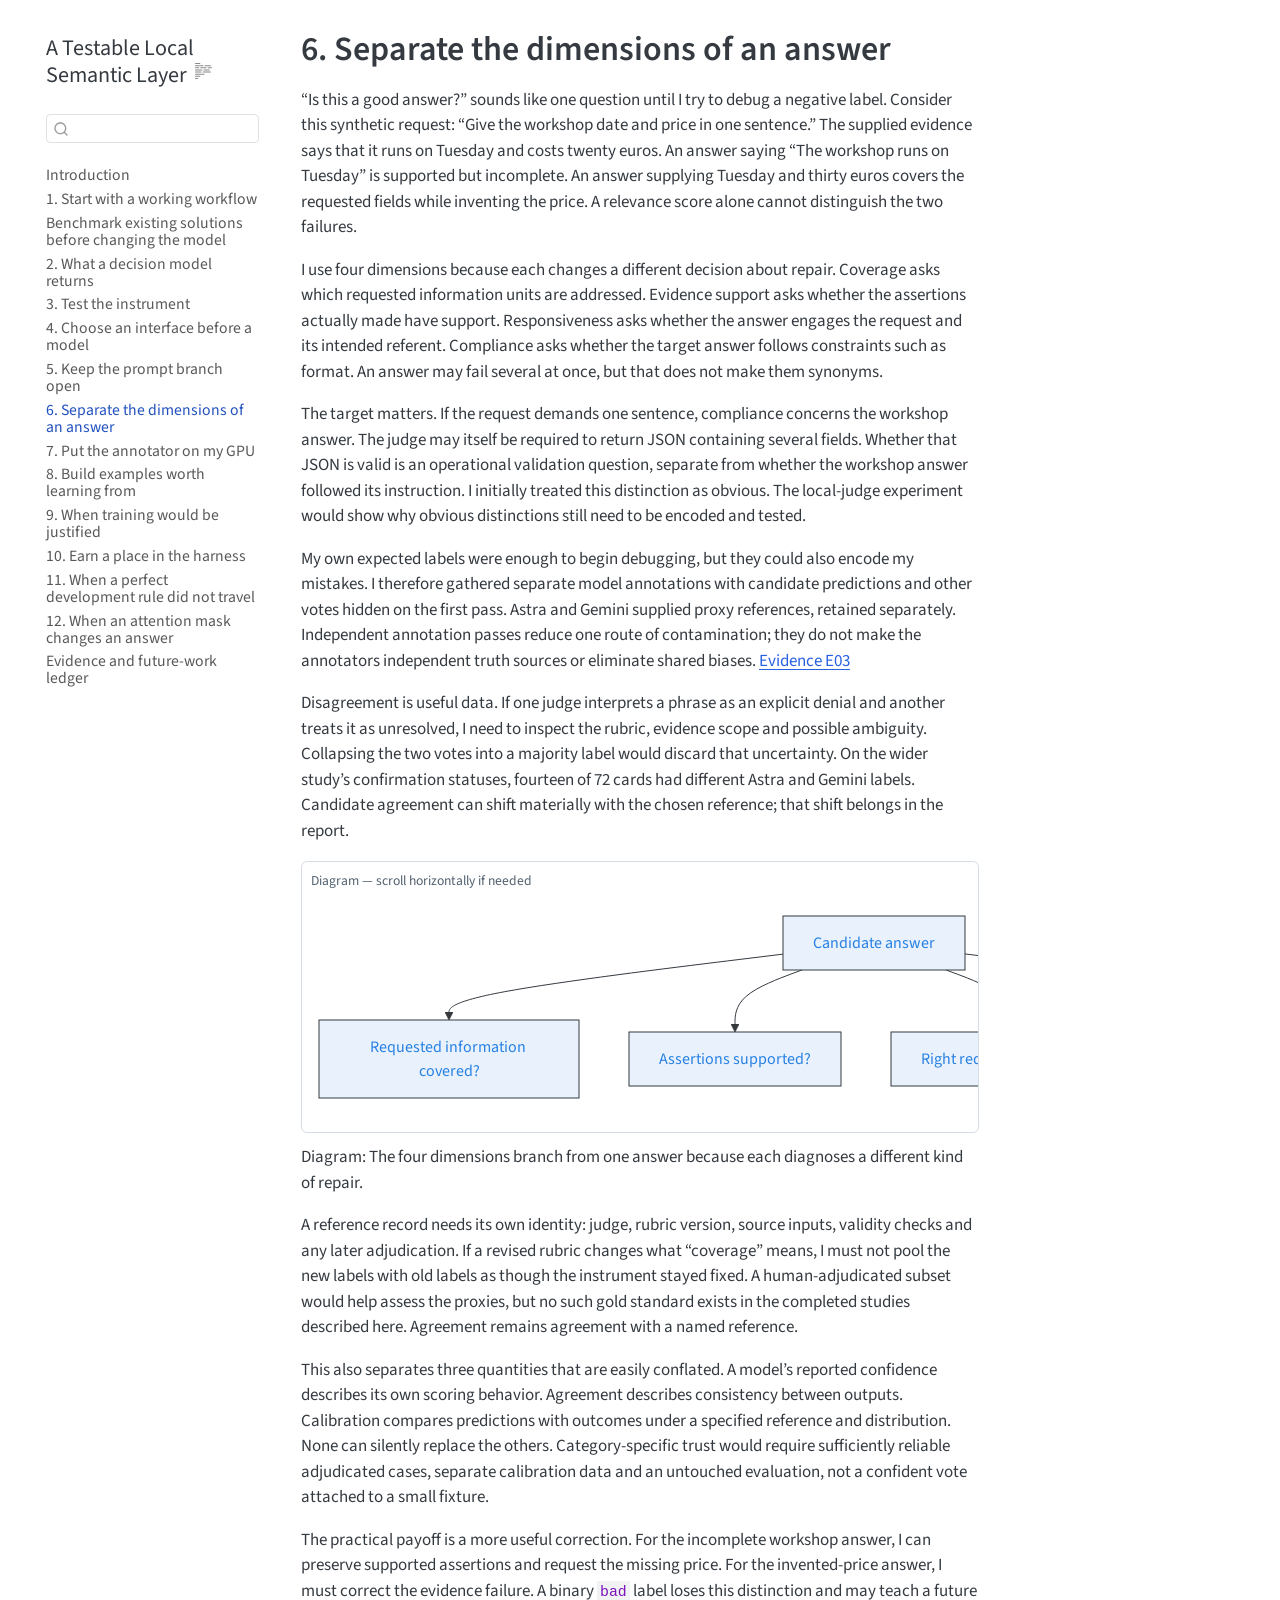
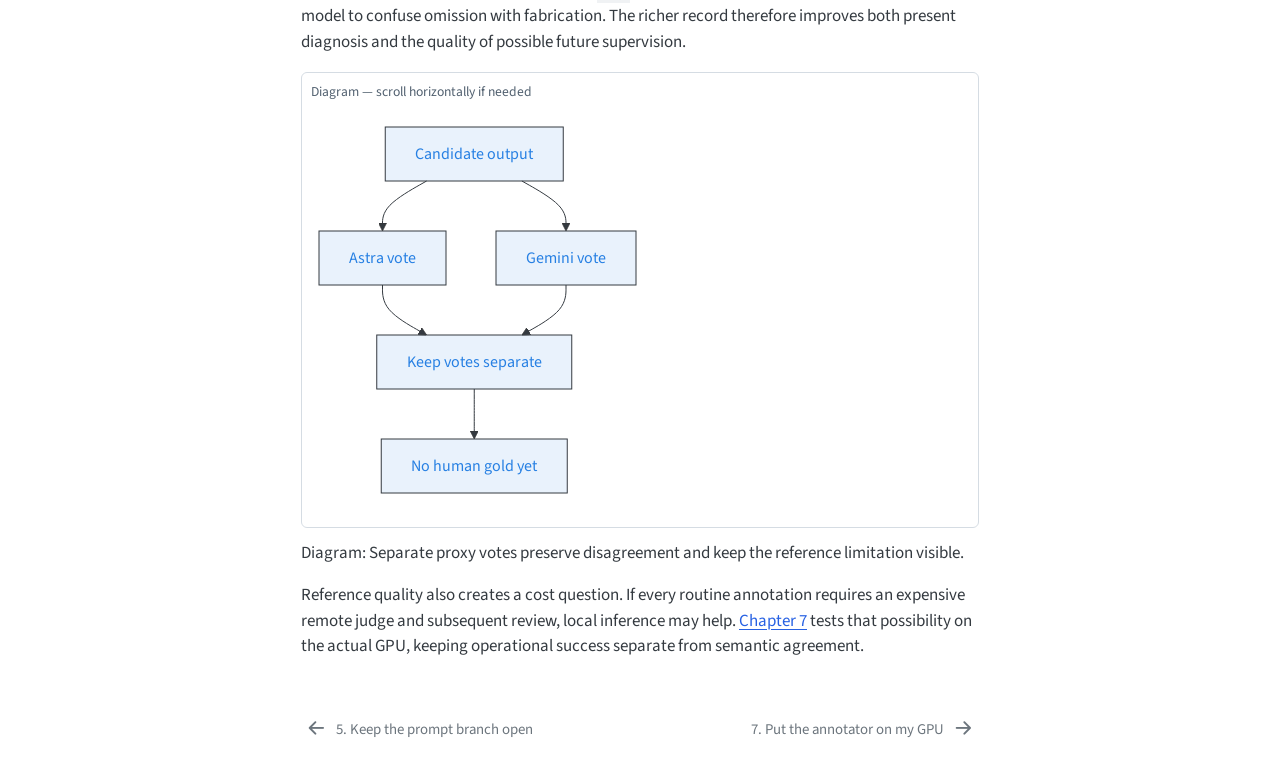
<file: docs/06-references.html>
<!DOCTYPE html>
<html xmlns="http://www.w3.org/1999/xhtml" lang="en" xml:lang="en"><head>

<meta charset="utf-8">
<meta name="generator" content="quarto-1.10.18">

<meta name="viewport" content="width=device-width, initial-scale=1.0, user-scalable=yes">


<title>6. Separate the dimensions of an answer – A Testable Local Semantic Layer</title>
<style>
/* Default styles provided by pandoc.
** See https://pandoc.org/MANUAL.html#variables-for-html for config info.
*/
span.smallcaps{font-variant: small-caps;}
div.columns{display: flex; gap: 1.5em;}
div.column{flex: auto;}
@media screen {
div.columns{gap: min(4vw, 1.5em);}
div.column{overflow-x: auto;}
}
div.hanging-indent{margin-left: 1.5em; text-indent: -1.5em;}
ul.task-list{list-style: none;}
ul.task-list li input[type="checkbox"] {
  width: 0.8em;
  margin: 0 0.8em 0.2em -1em; /* quarto-specific, see https://github.com/quarto-dev/quarto-cli/issues/4556 */ 
  vertical-align: middle;
}
</style>


<script src="site_libs/quarto-nav/quarto-nav.js"></script>
<script src="site_libs/quarto-nav/headroom.min.js"></script>
<script src="site_libs/clipboard/clipboard.min.js"></script>
<script src="site_libs/quarto-search/autocomplete.umd.js"></script>
<script src="site_libs/quarto-search/fuse.min.js"></script>
<script src="site_libs/quarto-search/quarto-search.js"></script>
<meta name="quarto:offset" content="./">
<link href="./07-spark.html" rel="next">
<link href="./05-prompts.html" rel="prev">
<script src="site_libs/quarto-html/quarto.js" type="module"></script>
<script src="site_libs/quarto-html/tabsets/tabsets.js" type="module"></script>
<script src="site_libs/quarto-html/popper.min.js"></script>
<script src="site_libs/quarto-html/tippy.umd.min.js"></script>
<script src="site_libs/quarto-html/anchor.min.js"></script>
<link href="site_libs/quarto-html/tippy.css" rel="stylesheet">
<link href="site_libs/quarto-html/quarto-syntax-highlighting-64a204ab8560d761af7679ceaba22944.css" rel="stylesheet" id="quarto-text-highlighting-styles">
<script src="site_libs/bootstrap/bootstrap.min.js"></script>
<link href="site_libs/bootstrap/bootstrap-icons.css" rel="stylesheet">
<link href="site_libs/bootstrap/bootstrap-7227454d60a76f7036b3a8bd656475dd.min.css" rel="stylesheet" append-hash="true" id="quarto-bootstrap" data-mode="light">
<script id="quarto-search-options" type="application/json">{
  "location": "sidebar",
  "copy-button": false,
  "collapse-after": 3,
  "panel-placement": "start",
  "type": "textbox",
  "limit": 50,
  "keyboard-shortcut": [
    "f",
    "/",
    "s"
  ],
  "show-item-context": false,
  "language": {
    "search-no-results-text": "No results",
    "search-matching-documents-text": "matching documents",
    "search-copy-link-title": "Copy link to search",
    "search-hide-matches-text": "Hide additional matches",
    "search-more-match-text": "more match in this document",
    "search-more-matches-text": "more matches in this document",
    "search-clear-button-title": "Clear",
    "search-text-placeholder": "",
    "search-detached-cancel-button-title": "Cancel",
    "search-submit-button-title": "Submit",
    "search-label": "Search"
  }
}</script>
<script src="site_libs/quarto-diagram/mermaid.min.js"></script>
<script src="site_libs/quarto-diagram/mermaid-init.js"></script>
<link href="site_libs/quarto-diagram/mermaid.css" rel="stylesheet">


<link rel="stylesheet" href="styles.css">
</head>

<body class="nav-sidebar floating quarto-light">

<div id="quarto-search-results"></div>
  <header id="quarto-header" class="headroom fixed-top">
  <nav class="quarto-secondary-nav">
    <div class="container-fluid d-flex">
      <button type="button" class="quarto-btn-toggle btn" data-bs-toggle="collapse" role="button" data-bs-target=".quarto-sidebar-collapse-item" aria-controls="quarto-sidebar" aria-expanded="false" aria-label="Toggle sidebar navigation" onclick="if (window.quartoToggleHeadroom) { window.quartoToggleHeadroom(); }">
        <i class="bi bi-layout-text-sidebar-reverse"></i>
      </button>
        <nav class="quarto-page-breadcrumbs" aria-label="breadcrumb"><ol class="breadcrumb"><li class="breadcrumb-item"><a href="./06-references.html"><span class="chapter-title">6. Separate the dimensions of an answer</span></a></li></ol></nav>
        <a class="flex-grow-1" role="navigation" data-bs-toggle="collapse" data-bs-target=".quarto-sidebar-collapse-item" aria-controls="quarto-sidebar" aria-expanded="false" aria-label="Toggle sidebar navigation" onclick="if (window.quartoToggleHeadroom) { window.quartoToggleHeadroom(); }">      
        </a>
      <button type="button" class="btn quarto-search-button" aria-label="Search" onclick="window.quartoOpenSearch();">
        <i class="bi bi-search"></i>
      </button>
    </div>
  </nav>
</header>
<!-- content -->
<div id="quarto-content" class="quarto-container page-columns page-rows-contents page-layout-article">
<!-- sidebar -->
  <nav id="quarto-sidebar" class="sidebar collapse collapse-horizontal quarto-sidebar-collapse-item sidebar-navigation floating overflow-auto">
    <div class="pt-lg-2 mt-2 text-left sidebar-header">
    <div class="sidebar-title mb-0 py-0">
      <a href="./">A Testable Local Semantic Layer</a> 
        <div class="sidebar-tools-main">
  <a href="" class="quarto-reader-toggle quarto-navigation-tool px-1" onclick="window.quartoToggleReader(); return false;" title="Toggle reader mode">
  <div class="quarto-reader-toggle-btn">
  <i class="bi"></i>
  </div>
</a>
</div>
    </div>
      </div>
        <div class="mt-2 flex-shrink-0 align-items-center">
        <div class="sidebar-search">
        <div id="quarto-search" class="" title="Search"></div>
        </div>
        </div>
    <div class="sidebar-menu-container"> 
    <ul class="list-unstyled mt-1">
        <li class="sidebar-item">
  <div class="sidebar-item-container"> 
  <a href="./index.html" class="sidebar-item-text sidebar-link"><span class="chapter-title">Introduction</span></a>
  </div>
</li>
        <li class="sidebar-item">
  <div class="sidebar-item-container"> 
  <a href="./01-workflow.html" class="sidebar-item-text sidebar-link"><span class="chapter-title">1. Start with a working workflow</span></a>
  </div>
</li>
        <li class="sidebar-item">
  <div class="sidebar-item-container"> 
  <a href="./02-existing-solutions.html" class="sidebar-item-text sidebar-link"><span class="chapter-title">Benchmark existing solutions before changing the model</span></a>
  </div>
</li>
        <li class="sidebar-item">
  <div class="sidebar-item-container"> 
  <a href="./02-instrument.html" class="sidebar-item-text sidebar-link"><span class="chapter-title">2. What a decision model returns</span></a>
  </div>
</li>
        <li class="sidebar-item">
  <div class="sidebar-item-container"> 
  <a href="./03-diagnostics.html" class="sidebar-item-text sidebar-link"><span class="chapter-title">3. Test the instrument</span></a>
  </div>
</li>
        <li class="sidebar-item">
  <div class="sidebar-item-container"> 
  <a href="./04-landscape.html" class="sidebar-item-text sidebar-link"><span class="chapter-title">4. Choose an interface before a model</span></a>
  </div>
</li>
        <li class="sidebar-item">
  <div class="sidebar-item-container"> 
  <a href="./05-prompts.html" class="sidebar-item-text sidebar-link"><span class="chapter-title">5. Keep the prompt branch open</span></a>
  </div>
</li>
        <li class="sidebar-item">
  <div class="sidebar-item-container"> 
  <a href="./06-references.html" class="sidebar-item-text sidebar-link active"><span class="chapter-title">6. Separate the dimensions of an answer</span></a>
  </div>
</li>
        <li class="sidebar-item">
  <div class="sidebar-item-container"> 
  <a href="./07-spark.html" class="sidebar-item-text sidebar-link"><span class="chapter-title">7. Put the annotator on my GPU</span></a>
  </div>
</li>
        <li class="sidebar-item">
  <div class="sidebar-item-container"> 
  <a href="./08-supervision.html" class="sidebar-item-text sidebar-link"><span class="chapter-title">8. Build examples worth learning from</span></a>
  </div>
</li>
        <li class="sidebar-item">
  <div class="sidebar-item-container"> 
  <a href="./09-training.html" class="sidebar-item-text sidebar-link"><span class="chapter-title">9. When training would be justified</span></a>
  </div>
</li>
        <li class="sidebar-item">
  <div class="sidebar-item-container"> 
  <a href="./10-gates.html" class="sidebar-item-text sidebar-link"><span class="chapter-title">10. Earn a place in the harness</span></a>
  </div>
</li>
        <li class="sidebar-item">
  <div class="sidebar-item-container"> 
  <a href="./11-priors.html" class="sidebar-item-text sidebar-link"><span class="chapter-title">11. When a perfect development rule did not travel</span></a>
  </div>
</li>
        <li class="sidebar-item">
  <div class="sidebar-item-container"> 
  <a href="./12-attention.html" class="sidebar-item-text sidebar-link"><span class="chapter-title">12. When an attention mask changes an answer</span></a>
  </div>
</li>
        <li class="sidebar-item">
  <div class="sidebar-item-container"> 
  <a href="./evidence.html" class="sidebar-item-text sidebar-link"><span class="chapter-title">Evidence and future-work ledger</span></a>
  </div>
</li>
    </ul>
    </div>
</nav>
<div id="quarto-sidebar-glass" class="quarto-sidebar-collapse-item" data-bs-toggle="collapse" data-bs-target=".quarto-sidebar-collapse-item"></div>
<!-- margin-sidebar -->
    <div id="quarto-margin-sidebar" class="sidebar margin-sidebar zindex-bottom">
        
    </div>
<!-- main -->
<main class="content" id="quarto-document-content">

<header id="title-block-header" class="quarto-title-block default">
<div class="quarto-title">
<h1 class="title"><span class="chapter-title">6. Separate the dimensions of an answer</span></h1>
</div>



<div class="quarto-title-meta">

    
  
    
  </div>
  


</header>


<!-- block: ch06-001 -->
<p><span id="ch06-001"></span></p>
<!-- block: ch06-002 -->
<p><span id="ch06-002"></span></p>
<p>“Is this a good answer?” sounds like one question until I try to debug a negative label. Consider this synthetic request: “Give the workshop date and price in one sentence.” The supplied evidence says that it runs on Tuesday and costs twenty euros. An answer saying “The workshop runs on Tuesday” is supported but incomplete. An answer supplying Tuesday and thirty euros covers the requested fields while inventing the price. A relevance score alone cannot distinguish the two failures.</p>
<!-- block: ch06-003 -->
<p><span id="ch06-003"></span></p>
<p>I use four dimensions because each changes a different decision about repair. Coverage asks which requested information units are addressed. Evidence support asks whether the assertions actually made have support. Responsiveness asks whether the answer engages the request and its intended referent. Compliance asks whether the target answer follows constraints such as format. An answer may fail several at once, but that does not make them synonyms.</p>
<!-- block: ch06-004 -->
<p><span id="ch06-004"></span></p>
<p>The target matters. If the request demands one sentence, compliance concerns the workshop answer. The judge may itself be required to return JSON containing several fields. Whether that JSON is valid is an operational validation question, separate from whether the workshop answer followed its instruction. I initially treated this distinction as obvious. The local-judge experiment would show why obvious distinctions still need to be encoded and tested.</p>
<!-- block: ch06-005 -->
<p><span id="ch06-005"></span></p>
<p>My own expected labels were enough to begin debugging, but they could also encode my mistakes. I therefore gathered separate model annotations with candidate predictions and other votes hidden on the first pass. Astra and Gemini supplied proxy references, retained separately. Independent annotation passes reduce one route of contamination; they do not make the annotators independent truth sources or eliminate shared biases. <a href="./evidence.html#e03-native-family-comparison">Evidence E03</a></p>
<!-- block: ch06-006 -->
<p><span id="ch06-006"></span></p>
<p>Disagreement is useful data. If one judge interprets a phrase as an explicit denial and another treats it as unresolved, I need to inspect the rubric, evidence scope and possible ambiguity. Collapsing the two votes into a majority label would discard that uncertainty. On the wider study’s confirmation statuses, fourteen of 72 cards had different Astra and Gemini labels. Candidate agreement can shift materially with the chosen reference; that shift belongs in the report.</p>
<!-- block: ch06-diagram-01 -->
<p><span id="ch06-diagram-01"></span></p>
<div class="cell" data-fig-responsive="false" data-layout-align="default">
<div class="cell-output-display">
<div>
<p></p><figure class="figure"><p></p>
<div>
<pre class="mermaid mermaid-js">%%{init: {"flowchart": {"useMaxWidth": false}}}%%
flowchart TD
accTitle: Four answer dimensions
accDescr: The same candidate answer is evaluated separately for coverage, evidence support, responsiveness, and compliance.
    A["Candidate answer"] --&gt; B["Requested information covered?"]
    A --&gt; C["Assertions supported?"]
    A --&gt; D["Right request and referent?"]
    A --&gt; E["Target follows constraints?"]
</pre>
</div>
<p></p></figure><p></p>
</div>
</div>
</div>
<p>Diagram: The four dimensions branch from one answer because each diagnoses a different kind of repair.</p>
<!-- block: ch06-007 -->
<p><span id="ch06-007"></span></p>
<p>A reference record needs its own identity: judge, rubric version, source inputs, validity checks and any later adjudication. If a revised rubric changes what “coverage” means, I must not pool the new labels with old labels as though the instrument stayed fixed. A human-adjudicated subset would help assess the proxies, but no such gold standard exists in the completed studies described here. Agreement remains agreement with a named reference.</p>
<!-- block: ch06-008 -->
<p><span id="ch06-008"></span></p>
<p>This also separates three quantities that are easily conflated. A model’s reported confidence describes its own scoring behavior. Agreement describes consistency between outputs. Calibration compares predictions with outcomes under a specified reference and distribution. None can silently replace the others. Category-specific trust would require sufficiently reliable adjudicated cases, separate calibration data and an untouched evaluation, not a confident vote attached to a small fixture.</p>
<!-- block: ch06-009 -->
<p><span id="ch06-009"></span></p>
<p>The practical payoff is a more useful correction. For the incomplete workshop answer, I can preserve supported assertions and request the missing price. For the invented-price answer, I must correct the evidence failure. A binary <code>bad</code> label loses this distinction and may teach a future model to confuse omission with fabrication. The richer record therefore improves both present diagnosis and the quality of possible future supervision.</p>
<!-- block: ch06-diagram-02 -->
<p><span id="ch06-diagram-02"></span></p>
<div class="cell" data-fig-responsive="false" data-layout-align="default">
<div class="cell-output-display">
<div>
<p></p><figure class="figure"><p></p>
<div>
<pre class="mermaid mermaid-js">%%{init: {"flowchart": {"useMaxWidth": false}}}%%
flowchart TD
accTitle: Proxy votes and reference limits
accDescr: Astra and Gemini provide separate votes for a candidate output; retaining both exposes disagreement, while neither vote is human-adjudicated gold.
    A["Candidate output"] --&gt; B["Astra vote"]
    A --&gt; C["Gemini vote"]
    B --&gt; D["Keep votes separate"]
    C --&gt; D
    D --&gt; E["No human gold yet"]
</pre>
</div>
<p></p></figure><p></p>
</div>
</div>
</div>
<p>Diagram: Separate proxy votes preserve disagreement and keep the reference limitation visible.</p>
<!-- block: ch06-010 -->
<p><span id="ch06-010"></span></p>
<p>Reference quality also creates a cost question. If every routine annotation requires an expensive remote judge and subsequent review, local inference may help. <a href="./07-spark.html">Chapter 7</a> tests that possibility on the actual GPU, keeping operational success separate from semantic agreement.</p>



</main> <!-- /main -->
<script id="quarto-html-after-body" type="application/javascript">
  window.document.addEventListener("DOMContentLoaded", function (event) {
    const icon = "";
    const anchorJS = new window.AnchorJS();
    anchorJS.options = {
      placement: 'right',
      icon: icon
    };
    anchorJS.add('.anchored');
    const isCodeAnnotation = (el) => {
      for (const clz of el.classList) {
        if (clz.startsWith('code-annotation-')) {                     
          return true;
        }
      }
      return false;
    }
    const onCopySuccess = function(e) {
      // button target
      const button = e.trigger;
      // don't keep focus
      button.blur();
      // flash "checked"
      button.classList.add('code-copy-button-checked');
      var currentTitle = button.getAttribute("title");
      button.setAttribute("title", "Copied!");
      let tooltip;
      if (window.bootstrap) {
        button.setAttribute("data-bs-toggle", "tooltip");
        button.setAttribute("data-bs-placement", "left");
        button.setAttribute("data-bs-title", "Copied!");
        tooltip = new bootstrap.Tooltip(button, 
          { trigger: "manual", 
            customClass: "code-copy-button-tooltip",
            offset: [0, -8]});
        tooltip.show();    
      }
      setTimeout(function() {
        if (tooltip) {
          tooltip.hide();
          button.removeAttribute("data-bs-title");
          button.removeAttribute("data-bs-toggle");
          button.removeAttribute("data-bs-placement");
        }
        button.setAttribute("title", currentTitle);
        button.classList.remove('code-copy-button-checked');
      }, 1000);
      // clear code selection
      e.clearSelection();
    }
    const getTextToCopy = function(trigger) {
      const outerScaffold = trigger.parentElement.cloneNode(true);
      const codeEl = outerScaffold.querySelector('code');
      for (const childEl of codeEl.children) {
        if (isCodeAnnotation(childEl)) {
          childEl.remove();
        }
      }
      return codeEl.innerText;
    }
    const clipboard = new window.ClipboardJS('.code-copy-button:not([data-in-quarto-modal])', {
      text: getTextToCopy
    });
    clipboard.on('success', onCopySuccess);
    if (window.document.getElementById('quarto-embedded-source-code-modal')) {
      const clipboardModal = new window.ClipboardJS('.code-copy-button[data-in-quarto-modal]', {
        text: getTextToCopy,
        container: window.document.getElementById('quarto-embedded-source-code-modal')
      });
      clipboardModal.on('success', onCopySuccess);
    }
      var localhostRegex = new RegExp(/^(?:http|https):\/\/localhost\:?[0-9]*\//);
      var mailtoRegex = new RegExp(/^mailto:/);
        var filterRegex = new RegExp('/' + window.location.host + '/');
      var isInternal = (href) => {
          return filterRegex.test(href) || localhostRegex.test(href) || mailtoRegex.test(href);
      }
      // Inspect non-navigation links and adorn them if external
     var links = window.document.querySelectorAll('a[href]:not(.nav-link):not(.navbar-brand):not(.toc-action):not(.sidebar-link):not(.sidebar-item-toggle):not(.pagination-link):not(.no-external):not([aria-hidden]):not(.dropdown-item):not(.quarto-navigation-tool):not(.about-link)');
      for (var i=0; i<links.length; i++) {
        const link = links[i];
        if (!isInternal(link.href)) {
          // undo the damage that might have been done by quarto-nav.js in the case of
          // links that we want to consider external
          if (link.dataset.originalHref !== undefined) {
            link.href = link.dataset.originalHref;
          }
        }
      }
    function tippyHover(el, contentFn, onTriggerFn, onUntriggerFn) {
      const config = {
        allowHTML: true,
        maxWidth: 500,
        delay: 100,
        arrow: false,
        appendTo: function(el) {
            return el.parentElement;
        },
        interactive: true,
        interactiveBorder: 10,
        theme: 'quarto',
        placement: 'bottom-start',
      };
      if (contentFn) {
        config.content = contentFn;
      }
      if (onTriggerFn) {
        config.onTrigger = onTriggerFn;
      }
      if (onUntriggerFn) {
        config.onUntrigger = onUntriggerFn;
      }
      window.tippy(el, config); 
    }
    const noterefs = window.document.querySelectorAll('a[role="doc-noteref"]');
    for (var i=0; i<noterefs.length; i++) {
      const ref = noterefs[i];
      tippyHover(ref, function() {
        // use id or data attribute instead here
        let href = ref.getAttribute('data-footnote-href') || ref.getAttribute('href');
        try { href = new URL(href).hash; } catch {}
        const id = href.replace(/^#\/?/, "");
        const note = window.document.getElementById(id);
        if (note) {
          return note.innerHTML;
        } else {
          return "";
        }
      });
    }
    const xrefs = window.document.querySelectorAll('a.quarto-xref');
    const processXRef = (id, note) => {
      // Strip column container classes
      const stripColumnClz = (el) => {
        el.classList.remove("page-full", "page-columns");
        if (el.children) {
          for (const child of el.children) {
            stripColumnClz(child);
          }
        }
      }
      stripColumnClz(note)
      if (id === null || id.startsWith('sec-')) {
        // Special case sections, only their first couple elements
        const container = document.createElement("div");
        if (note.children && note.children.length > 2) {
          container.appendChild(note.children[0].cloneNode(true));
          for (let i = 1; i < note.children.length; i++) {
            const child = note.children[i];
            if (child.tagName === "P" && child.innerText === "") {
              continue;
            } else {
              container.appendChild(child.cloneNode(true));
              break;
            }
          }
          if (window.Quarto?.typesetMath) {
            window.Quarto.typesetMath(container);
          }
          return container.innerHTML
        } else {
          if (window.Quarto?.typesetMath) {
            window.Quarto.typesetMath(note);
          }
          return note.innerHTML;
        }
      } else {
        // Remove any anchor links if they are present
        const anchorLink = note.querySelector('a.anchorjs-link');
        if (anchorLink) {
          anchorLink.remove();
        }
        if (window.Quarto?.typesetMath) {
          window.Quarto.typesetMath(note);
        }
        if (note.classList.contains("callout")) {
          return note.outerHTML;
        } else {
          return note.innerHTML;
        }
      }
    }
    for (var i=0; i<xrefs.length; i++) {
      const xref = xrefs[i];
      tippyHover(xref, undefined, function(instance) {
        instance.disable();
        let url = xref.getAttribute('href');
        let hash = undefined; 
        if (url.startsWith('#')) {
          hash = url;
        } else {
          try { hash = new URL(url).hash; } catch {}
        }
        if (hash) {
          const id = hash.replace(/^#\/?/, "");
          const note = window.document.getElementById(id);
          if (note !== null) {
            try {
              const html = processXRef(id, note.cloneNode(true));
              instance.setContent(html);
            } finally {
              instance.enable();
              instance.show();
            }
          } else {
            // See if we can fetch this
            fetch(url.split('#')[0])
            .then(res => res.text())
            .then(html => {
              const parser = new DOMParser();
              const htmlDoc = parser.parseFromString(html, "text/html");
              const note = htmlDoc.getElementById(id);
              if (note !== null) {
                const html = processXRef(id, note);
                instance.setContent(html);
              } 
            }).finally(() => {
              instance.enable();
              instance.show();
            });
          }
        } else {
          // See if we can fetch a full url (with no hash to target)
          // This is a special case and we should probably do some content thinning / targeting
          fetch(url)
          .then(res => res.text())
          .then(html => {
            const parser = new DOMParser();
            const htmlDoc = parser.parseFromString(html, "text/html");
            const note = htmlDoc.querySelector('main.content');
            if (note !== null) {
              // This should only happen for chapter cross references
              // (since there is no id in the URL)
              // remove the first header
              if (note.children.length > 0 && note.children[0].tagName === "HEADER") {
                note.children[0].remove();
              }
              const html = processXRef(null, note);
              instance.setContent(html);
            } 
          }).finally(() => {
            instance.enable();
            instance.show();
          });
        }
      }, function(instance) {
      });
    }
        let selectedAnnoteEl;
        const selectorForAnnotation = ( cell, annotation) => {
          let cellAttr = 'data-code-cell="' + cell + '"';
          let lineAttr = 'data-code-annotation="' +  annotation + '"';
          const selector = 'span[' + cellAttr + '][' + lineAttr + ']';
          return selector;
        }
        const selectCodeLines = (annoteEl) => {
          const doc = window.document;
          const targetCell = annoteEl.getAttribute("data-target-cell");
          const targetAnnotation = annoteEl.getAttribute("data-target-annotation");
          const annoteSpan = window.document.querySelector(selectorForAnnotation(targetCell, targetAnnotation));
          const lines = annoteSpan.getAttribute("data-code-lines").split(",");
          const lineIds = lines.map((line) => {
            return targetCell + "-" + line;
          })
          let top = null;
          let height = null;
          let parent = null;
          if (lineIds.length > 0) {
              //compute the position of the single el (top and bottom and make a div)
              const el = window.document.getElementById(lineIds[0]);
              top = el.offsetTop;
              height = el.offsetHeight;
              parent = el.parentElement.parentElement;
            if (lineIds.length > 1) {
              const lastEl = window.document.getElementById(lineIds[lineIds.length - 1]);
              const bottom = lastEl.offsetTop + lastEl.offsetHeight;
              height = bottom - top;
            }
            if (top !== null && height !== null && parent !== null) {
              // cook up a div (if necessary) and position it 
              let div = window.document.getElementById("code-annotation-line-highlight");
              if (div === null) {
                div = window.document.createElement("div");
                div.setAttribute("id", "code-annotation-line-highlight");
                div.style.position = 'absolute';
                parent.appendChild(div);
              }
              div.style.top = top - 2 + "px";
              div.style.height = height + 4 + "px";
              div.style.left = 0;
              let gutterDiv = window.document.getElementById("code-annotation-line-highlight-gutter");
              if (gutterDiv === null) {
                gutterDiv = window.document.createElement("div");
                gutterDiv.setAttribute("id", "code-annotation-line-highlight-gutter");
                gutterDiv.style.position = 'absolute';
                const codeCell = window.document.getElementById(targetCell);
                const gutter = codeCell.querySelector('.code-annotation-gutter');
                gutter.appendChild(gutterDiv);
              }
              gutterDiv.style.top = top - 2 + "px";
              gutterDiv.style.height = height + 4 + "px";
            }
            selectedAnnoteEl = annoteEl;
          }
        };
        const unselectCodeLines = () => {
          const elementsIds = ["code-annotation-line-highlight", "code-annotation-line-highlight-gutter"];
          elementsIds.forEach((elId) => {
            const div = window.document.getElementById(elId);
            if (div) {
              div.remove();
            }
          });
          selectedAnnoteEl = undefined;
        };
          // Handle positioning of the toggle
      window.addEventListener(
        "resize",
        throttle(() => {
          elRect = undefined;
          if (selectedAnnoteEl) {
            selectCodeLines(selectedAnnoteEl);
          }
        }, 10)
      );
      function throttle(fn, ms) {
      let throttle = false;
      let timer;
        return (...args) => {
          if(!throttle) { // first call gets through
              fn.apply(this, args);
              throttle = true;
          } else { // all the others get throttled
              if(timer) clearTimeout(timer); // cancel #2
              timer = setTimeout(() => {
                fn.apply(this, args);
                timer = throttle = false;
              }, ms);
          }
        };
      }
        // Attach click handler to the DT
        const annoteDls = window.document.querySelectorAll('dt[data-target-cell]');
        for (const annoteDlNode of annoteDls) {
          annoteDlNode.addEventListener('click', (event) => {
            const clickedEl = event.target;
            if (clickedEl !== selectedAnnoteEl) {
              unselectCodeLines();
              const activeEl = window.document.querySelector('dt[data-target-cell].code-annotation-active');
              if (activeEl) {
                activeEl.classList.remove('code-annotation-active');
              }
              selectCodeLines(clickedEl);
              clickedEl.classList.add('code-annotation-active');
            } else {
              // Unselect the line
              unselectCodeLines();
              clickedEl.classList.remove('code-annotation-active');
            }
          });
        }
    const findCites = (el) => {
      const parentEl = el.parentElement;
      if (parentEl) {
        const cites = parentEl.dataset.cites;
        if (cites) {
          return {
            el,
            cites: cites.split(' ')
          };
        } else {
          return findCites(el.parentElement)
        }
      } else {
        return undefined;
      }
    };
    var bibliorefs = window.document.querySelectorAll('a[role="doc-biblioref"]');
    for (var i=0; i<bibliorefs.length; i++) {
      const ref = bibliorefs[i];
      const citeInfo = findCites(ref);
      if (citeInfo) {
        tippyHover(citeInfo.el, function() {
          var popup = window.document.createElement('div');
          citeInfo.cites.forEach(function(cite) {
            var citeDiv = window.document.createElement('div');
            citeDiv.classList.add('hanging-indent');
            citeDiv.classList.add('csl-entry');
            var biblioDiv = window.document.getElementById('ref-' + cite);
            if (biblioDiv) {
              citeDiv.innerHTML = biblioDiv.innerHTML;
            }
            popup.appendChild(citeDiv);
          });
          return popup.innerHTML;
        });
      }
    }
  });
  </script>
<nav class="page-navigation">
  <div class="nav-page nav-page-previous">
      <a href="./05-prompts.html" class="pagination-link" aria-label="5. Keep the prompt branch open">
        <i class="bi bi-arrow-left-short"></i> <span class="nav-page-text"><span class="chapter-title">5. Keep the prompt branch open</span></span>
      </a>          
  </div>
  <div class="nav-page nav-page-next">
      <a href="./07-spark.html" class="pagination-link" aria-label="7. Put the annotator on my GPU">
        <span class="nav-page-text"><span class="chapter-title">7. Put the annotator on my GPU</span></span> <i class="bi bi-arrow-right-short"></i>
      </a>
  </div>
</nav>
</div> <!-- /content -->




</body></html>
</file>
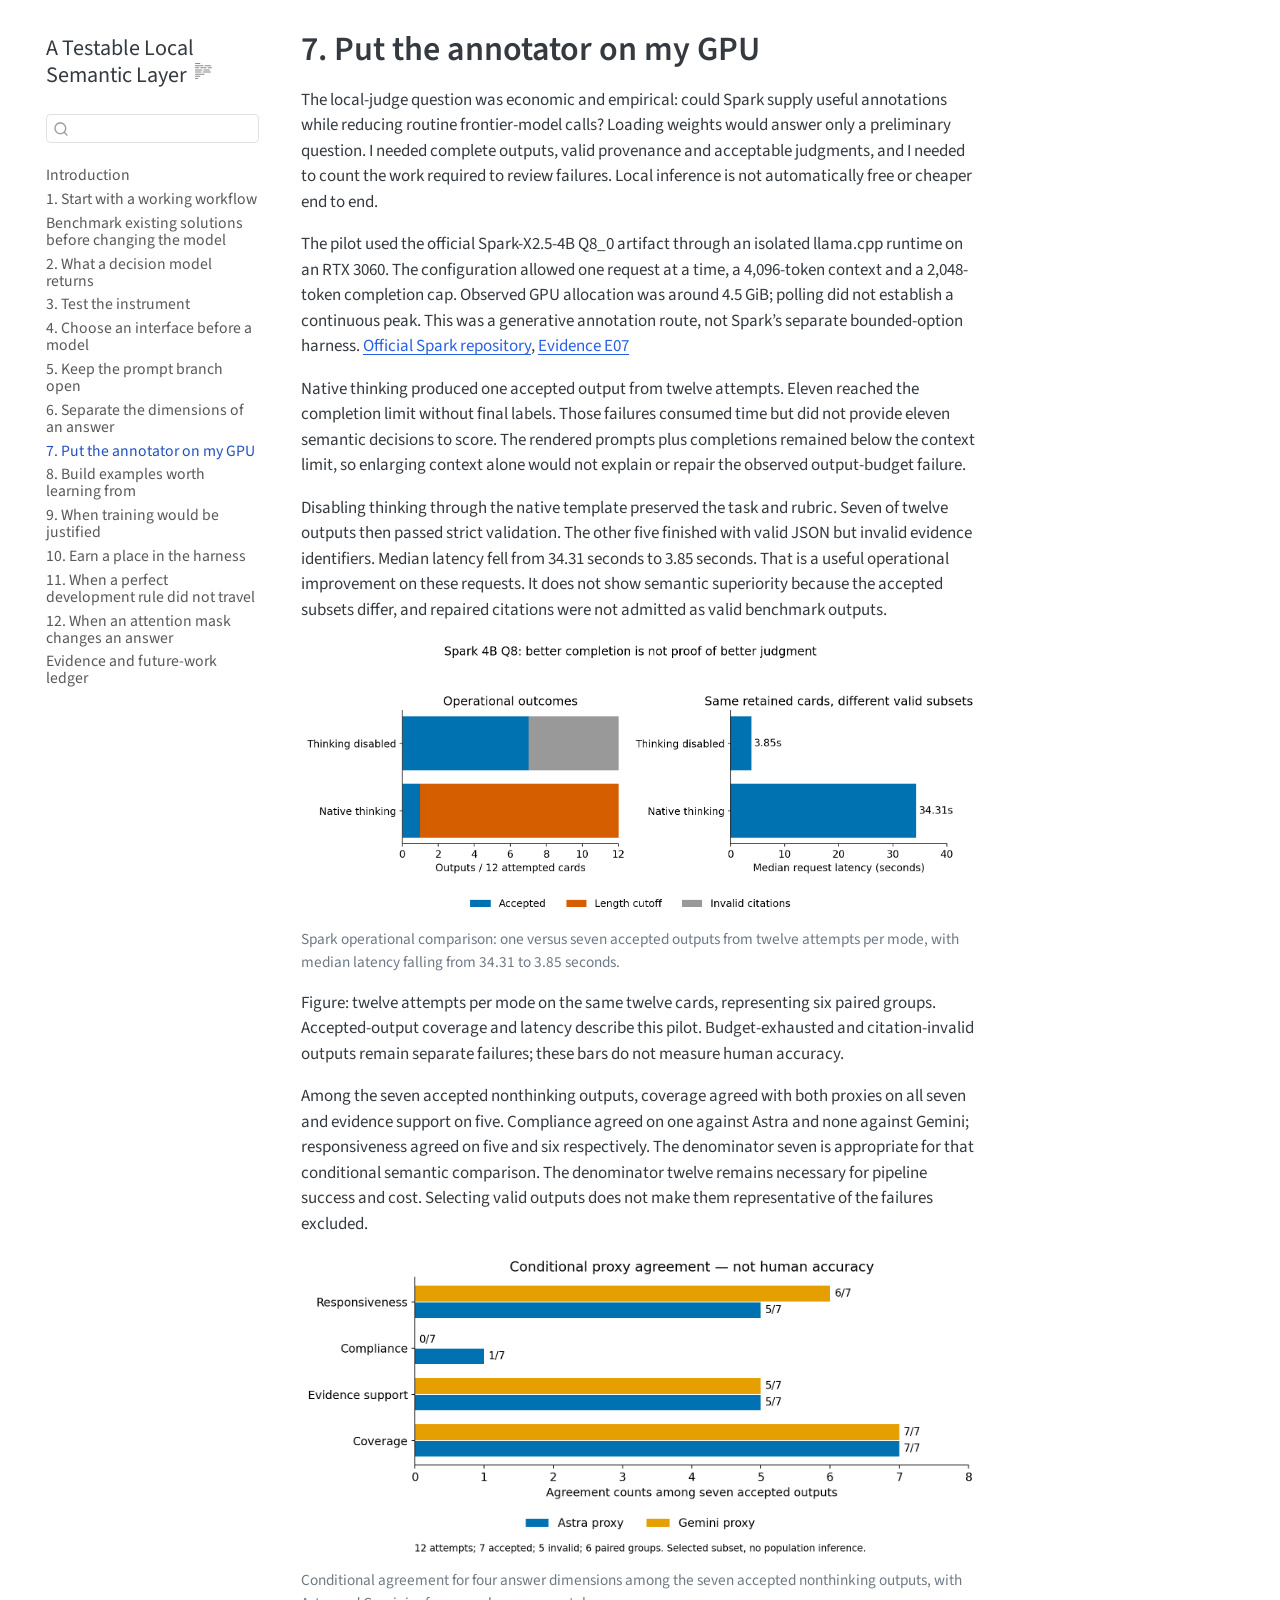
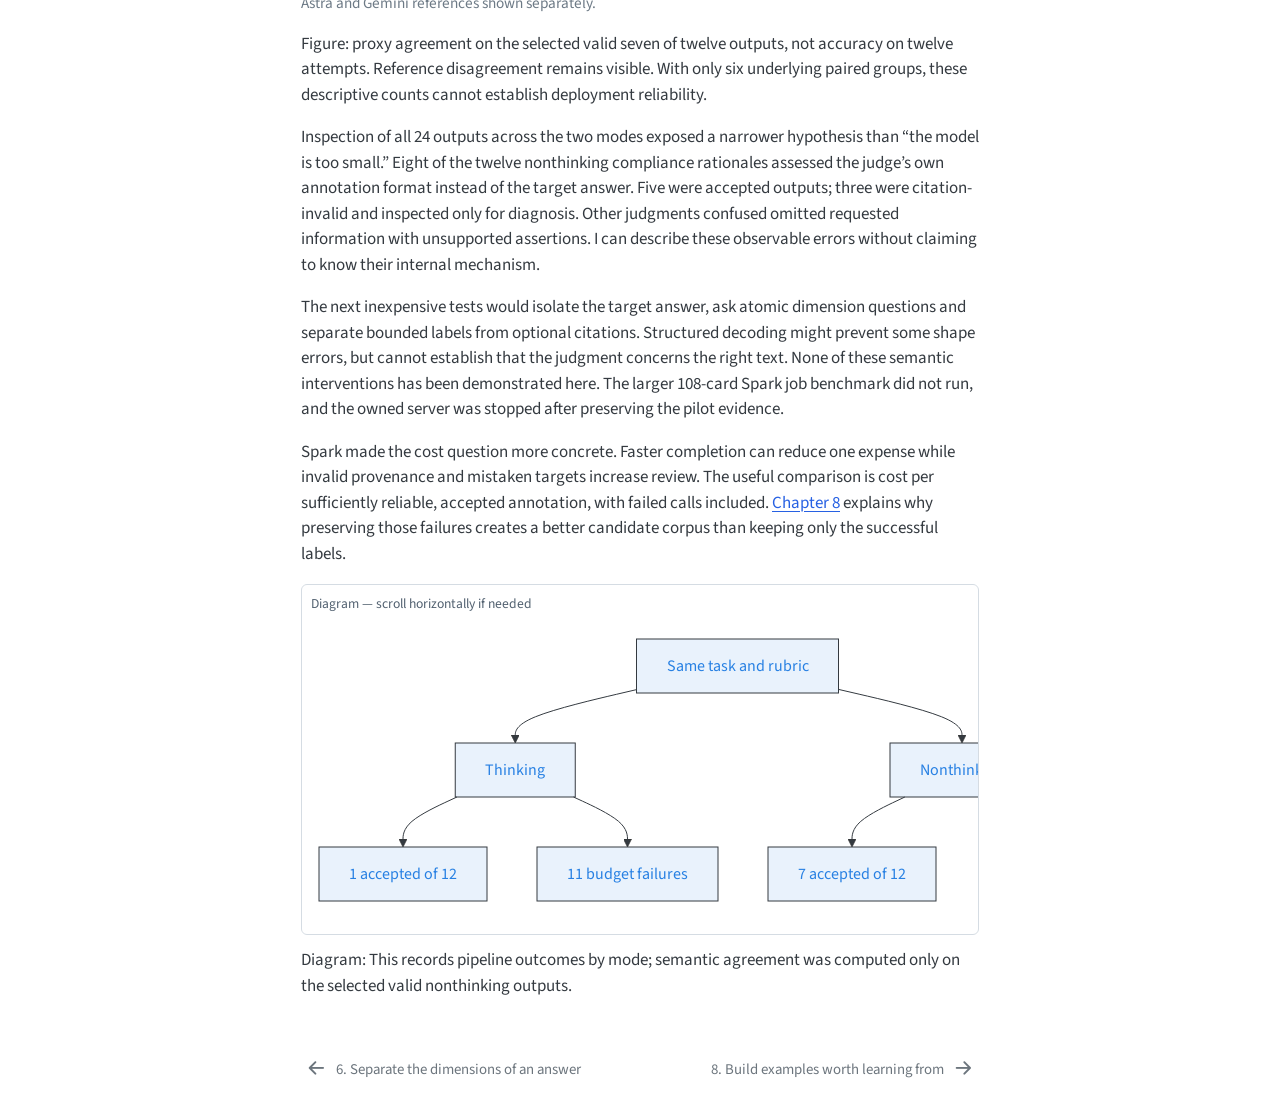
<file: docs/07-spark.html>
<!DOCTYPE html>
<html xmlns="http://www.w3.org/1999/xhtml" lang="en" xml:lang="en"><head>

<meta charset="utf-8">
<meta name="generator" content="quarto-1.10.18">

<meta name="viewport" content="width=device-width, initial-scale=1.0, user-scalable=yes">


<title>7. Put the annotator on my GPU – A Testable Local Semantic Layer</title>
<style>
/* Default styles provided by pandoc.
** See https://pandoc.org/MANUAL.html#variables-for-html for config info.
*/
span.smallcaps{font-variant: small-caps;}
div.columns{display: flex; gap: 1.5em;}
div.column{flex: auto;}
@media screen {
div.columns{gap: min(4vw, 1.5em);}
div.column{overflow-x: auto;}
}
div.hanging-indent{margin-left: 1.5em; text-indent: -1.5em;}
ul.task-list{list-style: none;}
ul.task-list li input[type="checkbox"] {
  width: 0.8em;
  margin: 0 0.8em 0.2em -1em; /* quarto-specific, see https://github.com/quarto-dev/quarto-cli/issues/4556 */ 
  vertical-align: middle;
}
</style>


<script src="site_libs/quarto-nav/quarto-nav.js"></script>
<script src="site_libs/quarto-nav/headroom.min.js"></script>
<script src="site_libs/clipboard/clipboard.min.js"></script>
<script src="site_libs/quarto-search/autocomplete.umd.js"></script>
<script src="site_libs/quarto-search/fuse.min.js"></script>
<script src="site_libs/quarto-search/quarto-search.js"></script>
<meta name="quarto:offset" content="./">
<link href="./08-supervision.html" rel="next">
<link href="./06-references.html" rel="prev">
<script src="site_libs/quarto-html/quarto.js" type="module"></script>
<script src="site_libs/quarto-html/tabsets/tabsets.js" type="module"></script>
<script src="site_libs/quarto-html/popper.min.js"></script>
<script src="site_libs/quarto-html/tippy.umd.min.js"></script>
<script src="site_libs/quarto-html/anchor.min.js"></script>
<link href="site_libs/quarto-html/tippy.css" rel="stylesheet">
<link href="site_libs/quarto-html/quarto-syntax-highlighting-64a204ab8560d761af7679ceaba22944.css" rel="stylesheet" id="quarto-text-highlighting-styles">
<script src="site_libs/bootstrap/bootstrap.min.js"></script>
<link href="site_libs/bootstrap/bootstrap-icons.css" rel="stylesheet">
<link href="site_libs/bootstrap/bootstrap-7227454d60a76f7036b3a8bd656475dd.min.css" rel="stylesheet" append-hash="true" id="quarto-bootstrap" data-mode="light">
<script id="quarto-search-options" type="application/json">{
  "location": "sidebar",
  "copy-button": false,
  "collapse-after": 3,
  "panel-placement": "start",
  "type": "textbox",
  "limit": 50,
  "keyboard-shortcut": [
    "f",
    "/",
    "s"
  ],
  "show-item-context": false,
  "language": {
    "search-no-results-text": "No results",
    "search-matching-documents-text": "matching documents",
    "search-copy-link-title": "Copy link to search",
    "search-hide-matches-text": "Hide additional matches",
    "search-more-match-text": "more match in this document",
    "search-more-matches-text": "more matches in this document",
    "search-clear-button-title": "Clear",
    "search-text-placeholder": "",
    "search-detached-cancel-button-title": "Cancel",
    "search-submit-button-title": "Submit",
    "search-label": "Search"
  }
}</script>
<script src="site_libs/quarto-diagram/mermaid.min.js"></script>
<script src="site_libs/quarto-diagram/mermaid-init.js"></script>
<link href="site_libs/quarto-diagram/mermaid.css" rel="stylesheet">


<link rel="stylesheet" href="styles.css">
</head>

<body class="nav-sidebar floating quarto-light">

<div id="quarto-search-results"></div>
  <header id="quarto-header" class="headroom fixed-top">
  <nav class="quarto-secondary-nav">
    <div class="container-fluid d-flex">
      <button type="button" class="quarto-btn-toggle btn" data-bs-toggle="collapse" role="button" data-bs-target=".quarto-sidebar-collapse-item" aria-controls="quarto-sidebar" aria-expanded="false" aria-label="Toggle sidebar navigation" onclick="if (window.quartoToggleHeadroom) { window.quartoToggleHeadroom(); }">
        <i class="bi bi-layout-text-sidebar-reverse"></i>
      </button>
        <nav class="quarto-page-breadcrumbs" aria-label="breadcrumb"><ol class="breadcrumb"><li class="breadcrumb-item"><a href="./07-spark.html"><span class="chapter-title">7. Put the annotator on my GPU</span></a></li></ol></nav>
        <a class="flex-grow-1" role="navigation" data-bs-toggle="collapse" data-bs-target=".quarto-sidebar-collapse-item" aria-controls="quarto-sidebar" aria-expanded="false" aria-label="Toggle sidebar navigation" onclick="if (window.quartoToggleHeadroom) { window.quartoToggleHeadroom(); }">      
        </a>
      <button type="button" class="btn quarto-search-button" aria-label="Search" onclick="window.quartoOpenSearch();">
        <i class="bi bi-search"></i>
      </button>
    </div>
  </nav>
</header>
<!-- content -->
<div id="quarto-content" class="quarto-container page-columns page-rows-contents page-layout-article">
<!-- sidebar -->
  <nav id="quarto-sidebar" class="sidebar collapse collapse-horizontal quarto-sidebar-collapse-item sidebar-navigation floating overflow-auto">
    <div class="pt-lg-2 mt-2 text-left sidebar-header">
    <div class="sidebar-title mb-0 py-0">
      <a href="./">A Testable Local Semantic Layer</a> 
        <div class="sidebar-tools-main">
  <a href="" class="quarto-reader-toggle quarto-navigation-tool px-1" onclick="window.quartoToggleReader(); return false;" title="Toggle reader mode">
  <div class="quarto-reader-toggle-btn">
  <i class="bi"></i>
  </div>
</a>
</div>
    </div>
      </div>
        <div class="mt-2 flex-shrink-0 align-items-center">
        <div class="sidebar-search">
        <div id="quarto-search" class="" title="Search"></div>
        </div>
        </div>
    <div class="sidebar-menu-container"> 
    <ul class="list-unstyled mt-1">
        <li class="sidebar-item">
  <div class="sidebar-item-container"> 
  <a href="./index.html" class="sidebar-item-text sidebar-link"><span class="chapter-title">Introduction</span></a>
  </div>
</li>
        <li class="sidebar-item">
  <div class="sidebar-item-container"> 
  <a href="./01-workflow.html" class="sidebar-item-text sidebar-link"><span class="chapter-title">1. Start with a working workflow</span></a>
  </div>
</li>
        <li class="sidebar-item">
  <div class="sidebar-item-container"> 
  <a href="./02-existing-solutions.html" class="sidebar-item-text sidebar-link"><span class="chapter-title">Benchmark existing solutions before changing the model</span></a>
  </div>
</li>
        <li class="sidebar-item">
  <div class="sidebar-item-container"> 
  <a href="./02-instrument.html" class="sidebar-item-text sidebar-link"><span class="chapter-title">2. What a decision model returns</span></a>
  </div>
</li>
        <li class="sidebar-item">
  <div class="sidebar-item-container"> 
  <a href="./03-diagnostics.html" class="sidebar-item-text sidebar-link"><span class="chapter-title">3. Test the instrument</span></a>
  </div>
</li>
        <li class="sidebar-item">
  <div class="sidebar-item-container"> 
  <a href="./04-landscape.html" class="sidebar-item-text sidebar-link"><span class="chapter-title">4. Choose an interface before a model</span></a>
  </div>
</li>
        <li class="sidebar-item">
  <div class="sidebar-item-container"> 
  <a href="./05-prompts.html" class="sidebar-item-text sidebar-link"><span class="chapter-title">5. Keep the prompt branch open</span></a>
  </div>
</li>
        <li class="sidebar-item">
  <div class="sidebar-item-container"> 
  <a href="./06-references.html" class="sidebar-item-text sidebar-link"><span class="chapter-title">6. Separate the dimensions of an answer</span></a>
  </div>
</li>
        <li class="sidebar-item">
  <div class="sidebar-item-container"> 
  <a href="./07-spark.html" class="sidebar-item-text sidebar-link active"><span class="chapter-title">7. Put the annotator on my GPU</span></a>
  </div>
</li>
        <li class="sidebar-item">
  <div class="sidebar-item-container"> 
  <a href="./08-supervision.html" class="sidebar-item-text sidebar-link"><span class="chapter-title">8. Build examples worth learning from</span></a>
  </div>
</li>
        <li class="sidebar-item">
  <div class="sidebar-item-container"> 
  <a href="./09-training.html" class="sidebar-item-text sidebar-link"><span class="chapter-title">9. When training would be justified</span></a>
  </div>
</li>
        <li class="sidebar-item">
  <div class="sidebar-item-container"> 
  <a href="./10-gates.html" class="sidebar-item-text sidebar-link"><span class="chapter-title">10. Earn a place in the harness</span></a>
  </div>
</li>
        <li class="sidebar-item">
  <div class="sidebar-item-container"> 
  <a href="./11-priors.html" class="sidebar-item-text sidebar-link"><span class="chapter-title">11. When a perfect development rule did not travel</span></a>
  </div>
</li>
        <li class="sidebar-item">
  <div class="sidebar-item-container"> 
  <a href="./12-attention.html" class="sidebar-item-text sidebar-link"><span class="chapter-title">12. When an attention mask changes an answer</span></a>
  </div>
</li>
        <li class="sidebar-item">
  <div class="sidebar-item-container"> 
  <a href="./evidence.html" class="sidebar-item-text sidebar-link"><span class="chapter-title">Evidence and future-work ledger</span></a>
  </div>
</li>
    </ul>
    </div>
</nav>
<div id="quarto-sidebar-glass" class="quarto-sidebar-collapse-item" data-bs-toggle="collapse" data-bs-target=".quarto-sidebar-collapse-item"></div>
<!-- margin-sidebar -->
    <div id="quarto-margin-sidebar" class="sidebar margin-sidebar zindex-bottom">
        
    </div>
<!-- main -->
<main class="content" id="quarto-document-content">

<header id="title-block-header" class="quarto-title-block default">
<div class="quarto-title">
<h1 class="title"><span class="chapter-title">7. Put the annotator on my GPU</span></h1>
</div>



<div class="quarto-title-meta">

    
  
    
  </div>
  


</header>


<!-- block: ch07-001 -->
<p><span id="ch07-001"></span></p>
<!-- block: ch07-002 -->
<p><span id="ch07-002"></span></p>
<p>The local-judge question was economic and empirical: could Spark supply useful annotations while reducing routine frontier-model calls? Loading weights would answer only a preliminary question. I needed complete outputs, valid provenance and acceptable judgments, and I needed to count the work required to review failures. Local inference is not automatically free or cheaper end to end.</p>
<!-- block: ch07-003 -->
<p><span id="ch07-003"></span></p>
<p>The pilot used the official Spark-X2.5-4B Q8_0 artifact through an isolated llama.cpp runtime on an RTX 3060. The configuration allowed one request at a time, a 4,096-token context and a 2,048-token completion cap. Observed GPU allocation was around 4.5 GiB; polling did not establish a continuous peak. This was a generative annotation route, not Spark’s separate bounded-option harness. <a href="https://github.com/XHToken/Spark-X2.5">Official Spark repository</a>, <a href="./evidence.html#e07-spark-pilot">Evidence E07</a></p>
<!-- block: ch07-004 -->
<p><span id="ch07-004"></span></p>
<p>Native thinking produced one accepted output from twelve attempts. Eleven reached the completion limit without final labels. Those failures consumed time but did not provide eleven semantic decisions to score. The rendered prompts plus completions remained below the context limit, so enlarging context alone would not explain or repair the observed output-budget failure.</p>
<!-- block: ch07-005 -->
<p><span id="ch07-005"></span></p>
<p>Disabling thinking through the native template preserved the task and rubric. Seven of twelve outputs then passed strict validation. The other five finished with valid JSON but invalid evidence identifiers. Median latency fell from 34.31 seconds to 3.85 seconds. That is a useful operational improvement on these requests. It does not show semantic superiority because the accepted subsets differ, and repaired citations were not admitted as valid benchmark outputs.</p>
<!-- block: ch07-006 -->
<p><span id="ch07-006"></span></p>
<div class="quarto-figure quarto-figure-center">
<figure class="figure">
<p><img src="assets/spark-operations.png" class="img-fluid figure-img"></p>
<figcaption>Spark operational comparison: one versus seven accepted outputs from twelve attempts per mode, with median latency falling from 34.31 to 3.85 seconds.</figcaption>
</figure>
</div>
<!-- block: ch07-007 -->
<p><span id="ch07-007"></span></p>
<p>Figure: twelve attempts per mode on the same twelve cards, representing six paired groups. Accepted-output coverage and latency describe this pilot. Budget-exhausted and citation-invalid outputs remain separate failures; these bars do not measure human accuracy.</p>
<!-- block: ch07-008 -->
<p><span id="ch07-008"></span></p>
<p>Among the seven accepted nonthinking outputs, coverage agreed with both proxies on all seven and evidence support on five. Compliance agreed on one against Astra and none against Gemini; responsiveness agreed on five and six respectively. The denominator seven is appropriate for that conditional semantic comparison. The denominator twelve remains necessary for pipeline success and cost. Selecting valid outputs does not make them representative of the failures excluded.</p>
<!-- block: ch07-009 -->
<p><span id="ch07-009"></span></p>
<div class="quarto-figure quarto-figure-center">
<figure class="figure">
<p><img src="assets/spark-dimensions.png" class="img-fluid figure-img"></p>
<figcaption>Conditional agreement for four answer dimensions among the seven accepted nonthinking outputs, with Astra and Gemini references shown separately.</figcaption>
</figure>
</div>
<!-- block: ch07-010 -->
<p><span id="ch07-010"></span></p>
<p>Figure: proxy agreement on the selected valid seven of twelve outputs, not accuracy on twelve attempts. Reference disagreement remains visible. With only six underlying paired groups, these descriptive counts cannot establish deployment reliability.</p>
<!-- block: ch07-011 -->
<p><span id="ch07-011"></span></p>
<p>Inspection of all 24 outputs across the two modes exposed a narrower hypothesis than “the model is too small.” Eight of the twelve nonthinking compliance rationales assessed the judge’s own annotation format instead of the target answer. Five were accepted outputs; three were citation-invalid and inspected only for diagnosis. Other judgments confused omitted requested information with unsupported assertions. I can describe these observable errors without claiming to know their internal mechanism.</p>
<!-- block: ch07-012 -->
<p><span id="ch07-012"></span></p>
<p>The next inexpensive tests would isolate the target answer, ask atomic dimension questions and separate bounded labels from optional citations. Structured decoding might prevent some shape errors, but cannot establish that the judgment concerns the right text. None of these semantic interventions has been demonstrated here. The larger 108-card Spark job benchmark did not run, and the owned server was stopped after preserving the pilot evidence.</p>
<!-- block: ch07-013 -->
<p><span id="ch07-013"></span></p>
<p>Spark made the cost question more concrete. Faster completion can reduce one expense while invalid provenance and mistaken targets increase review. The useful comparison is cost per sufficiently reliable, accepted annotation, with failed calls included. <a href="./08-supervision.html">Chapter 8</a> explains why preserving those failures creates a better candidate corpus than keeping only the successful labels.</p>
<!-- block: ch07-diagram-01 -->
<p><span id="ch07-diagram-01"></span></p>
<div class="cell" data-fig-responsive="false" data-layout-align="default">
<div class="cell-output-display">
<div>
<p></p><figure class="figure"><p></p>
<div>
<pre class="mermaid mermaid-js">%%{init: {"flowchart": {"useMaxWidth": false}}}%%
flowchart TD
accTitle: Spark pilot outcomes by mode
accDescr: Twelve attempts in each mode yielded one accepted thinking output with eleven budget failures, and seven accepted nonthinking outputs with five citation-invalid outputs.
    A["Same task and rubric"] --&gt; B["Thinking"]
    B --&gt; C["1 accepted of 12"]
    B --&gt; D["11 budget failures"]
    A --&gt; E["Nonthinking"]
    E --&gt; F["7 accepted of 12"]
    E --&gt; G["5 citation-invalid"]
</pre>
</div>
<p></p></figure><p></p>
</div>
</div>
</div>
<p>Diagram: This records pipeline outcomes by mode; semantic agreement was computed only on the selected valid nonthinking outputs.</p>



</main> <!-- /main -->
<script id="quarto-html-after-body" type="application/javascript">
  window.document.addEventListener("DOMContentLoaded", function (event) {
    const icon = "";
    const anchorJS = new window.AnchorJS();
    anchorJS.options = {
      placement: 'right',
      icon: icon
    };
    anchorJS.add('.anchored');
    const isCodeAnnotation = (el) => {
      for (const clz of el.classList) {
        if (clz.startsWith('code-annotation-')) {                     
          return true;
        }
      }
      return false;
    }
    const onCopySuccess = function(e) {
      // button target
      const button = e.trigger;
      // don't keep focus
      button.blur();
      // flash "checked"
      button.classList.add('code-copy-button-checked');
      var currentTitle = button.getAttribute("title");
      button.setAttribute("title", "Copied!");
      let tooltip;
      if (window.bootstrap) {
        button.setAttribute("data-bs-toggle", "tooltip");
        button.setAttribute("data-bs-placement", "left");
        button.setAttribute("data-bs-title", "Copied!");
        tooltip = new bootstrap.Tooltip(button, 
          { trigger: "manual", 
            customClass: "code-copy-button-tooltip",
            offset: [0, -8]});
        tooltip.show();    
      }
      setTimeout(function() {
        if (tooltip) {
          tooltip.hide();
          button.removeAttribute("data-bs-title");
          button.removeAttribute("data-bs-toggle");
          button.removeAttribute("data-bs-placement");
        }
        button.setAttribute("title", currentTitle);
        button.classList.remove('code-copy-button-checked');
      }, 1000);
      // clear code selection
      e.clearSelection();
    }
    const getTextToCopy = function(trigger) {
      const outerScaffold = trigger.parentElement.cloneNode(true);
      const codeEl = outerScaffold.querySelector('code');
      for (const childEl of codeEl.children) {
        if (isCodeAnnotation(childEl)) {
          childEl.remove();
        }
      }
      return codeEl.innerText;
    }
    const clipboard = new window.ClipboardJS('.code-copy-button:not([data-in-quarto-modal])', {
      text: getTextToCopy
    });
    clipboard.on('success', onCopySuccess);
    if (window.document.getElementById('quarto-embedded-source-code-modal')) {
      const clipboardModal = new window.ClipboardJS('.code-copy-button[data-in-quarto-modal]', {
        text: getTextToCopy,
        container: window.document.getElementById('quarto-embedded-source-code-modal')
      });
      clipboardModal.on('success', onCopySuccess);
    }
      var localhostRegex = new RegExp(/^(?:http|https):\/\/localhost\:?[0-9]*\//);
      var mailtoRegex = new RegExp(/^mailto:/);
        var filterRegex = new RegExp('/' + window.location.host + '/');
      var isInternal = (href) => {
          return filterRegex.test(href) || localhostRegex.test(href) || mailtoRegex.test(href);
      }
      // Inspect non-navigation links and adorn them if external
     var links = window.document.querySelectorAll('a[href]:not(.nav-link):not(.navbar-brand):not(.toc-action):not(.sidebar-link):not(.sidebar-item-toggle):not(.pagination-link):not(.no-external):not([aria-hidden]):not(.dropdown-item):not(.quarto-navigation-tool):not(.about-link)');
      for (var i=0; i<links.length; i++) {
        const link = links[i];
        if (!isInternal(link.href)) {
          // undo the damage that might have been done by quarto-nav.js in the case of
          // links that we want to consider external
          if (link.dataset.originalHref !== undefined) {
            link.href = link.dataset.originalHref;
          }
        }
      }
    function tippyHover(el, contentFn, onTriggerFn, onUntriggerFn) {
      const config = {
        allowHTML: true,
        maxWidth: 500,
        delay: 100,
        arrow: false,
        appendTo: function(el) {
            return el.parentElement;
        },
        interactive: true,
        interactiveBorder: 10,
        theme: 'quarto',
        placement: 'bottom-start',
      };
      if (contentFn) {
        config.content = contentFn;
      }
      if (onTriggerFn) {
        config.onTrigger = onTriggerFn;
      }
      if (onUntriggerFn) {
        config.onUntrigger = onUntriggerFn;
      }
      window.tippy(el, config); 
    }
    const noterefs = window.document.querySelectorAll('a[role="doc-noteref"]');
    for (var i=0; i<noterefs.length; i++) {
      const ref = noterefs[i];
      tippyHover(ref, function() {
        // use id or data attribute instead here
        let href = ref.getAttribute('data-footnote-href') || ref.getAttribute('href');
        try { href = new URL(href).hash; } catch {}
        const id = href.replace(/^#\/?/, "");
        const note = window.document.getElementById(id);
        if (note) {
          return note.innerHTML;
        } else {
          return "";
        }
      });
    }
    const xrefs = window.document.querySelectorAll('a.quarto-xref');
    const processXRef = (id, note) => {
      // Strip column container classes
      const stripColumnClz = (el) => {
        el.classList.remove("page-full", "page-columns");
        if (el.children) {
          for (const child of el.children) {
            stripColumnClz(child);
          }
        }
      }
      stripColumnClz(note)
      if (id === null || id.startsWith('sec-')) {
        // Special case sections, only their first couple elements
        const container = document.createElement("div");
        if (note.children && note.children.length > 2) {
          container.appendChild(note.children[0].cloneNode(true));
          for (let i = 1; i < note.children.length; i++) {
            const child = note.children[i];
            if (child.tagName === "P" && child.innerText === "") {
              continue;
            } else {
              container.appendChild(child.cloneNode(true));
              break;
            }
          }
          if (window.Quarto?.typesetMath) {
            window.Quarto.typesetMath(container);
          }
          return container.innerHTML
        } else {
          if (window.Quarto?.typesetMath) {
            window.Quarto.typesetMath(note);
          }
          return note.innerHTML;
        }
      } else {
        // Remove any anchor links if they are present
        const anchorLink = note.querySelector('a.anchorjs-link');
        if (anchorLink) {
          anchorLink.remove();
        }
        if (window.Quarto?.typesetMath) {
          window.Quarto.typesetMath(note);
        }
        if (note.classList.contains("callout")) {
          return note.outerHTML;
        } else {
          return note.innerHTML;
        }
      }
    }
    for (var i=0; i<xrefs.length; i++) {
      const xref = xrefs[i];
      tippyHover(xref, undefined, function(instance) {
        instance.disable();
        let url = xref.getAttribute('href');
        let hash = undefined; 
        if (url.startsWith('#')) {
          hash = url;
        } else {
          try { hash = new URL(url).hash; } catch {}
        }
        if (hash) {
          const id = hash.replace(/^#\/?/, "");
          const note = window.document.getElementById(id);
          if (note !== null) {
            try {
              const html = processXRef(id, note.cloneNode(true));
              instance.setContent(html);
            } finally {
              instance.enable();
              instance.show();
            }
          } else {
            // See if we can fetch this
            fetch(url.split('#')[0])
            .then(res => res.text())
            .then(html => {
              const parser = new DOMParser();
              const htmlDoc = parser.parseFromString(html, "text/html");
              const note = htmlDoc.getElementById(id);
              if (note !== null) {
                const html = processXRef(id, note);
                instance.setContent(html);
              } 
            }).finally(() => {
              instance.enable();
              instance.show();
            });
          }
        } else {
          // See if we can fetch a full url (with no hash to target)
          // This is a special case and we should probably do some content thinning / targeting
          fetch(url)
          .then(res => res.text())
          .then(html => {
            const parser = new DOMParser();
            const htmlDoc = parser.parseFromString(html, "text/html");
            const note = htmlDoc.querySelector('main.content');
            if (note !== null) {
              // This should only happen for chapter cross references
              // (since there is no id in the URL)
              // remove the first header
              if (note.children.length > 0 && note.children[0].tagName === "HEADER") {
                note.children[0].remove();
              }
              const html = processXRef(null, note);
              instance.setContent(html);
            } 
          }).finally(() => {
            instance.enable();
            instance.show();
          });
        }
      }, function(instance) {
      });
    }
        let selectedAnnoteEl;
        const selectorForAnnotation = ( cell, annotation) => {
          let cellAttr = 'data-code-cell="' + cell + '"';
          let lineAttr = 'data-code-annotation="' +  annotation + '"';
          const selector = 'span[' + cellAttr + '][' + lineAttr + ']';
          return selector;
        }
        const selectCodeLines = (annoteEl) => {
          const doc = window.document;
          const targetCell = annoteEl.getAttribute("data-target-cell");
          const targetAnnotation = annoteEl.getAttribute("data-target-annotation");
          const annoteSpan = window.document.querySelector(selectorForAnnotation(targetCell, targetAnnotation));
          const lines = annoteSpan.getAttribute("data-code-lines").split(",");
          const lineIds = lines.map((line) => {
            return targetCell + "-" + line;
          })
          let top = null;
          let height = null;
          let parent = null;
          if (lineIds.length > 0) {
              //compute the position of the single el (top and bottom and make a div)
              const el = window.document.getElementById(lineIds[0]);
              top = el.offsetTop;
              height = el.offsetHeight;
              parent = el.parentElement.parentElement;
            if (lineIds.length > 1) {
              const lastEl = window.document.getElementById(lineIds[lineIds.length - 1]);
              const bottom = lastEl.offsetTop + lastEl.offsetHeight;
              height = bottom - top;
            }
            if (top !== null && height !== null && parent !== null) {
              // cook up a div (if necessary) and position it 
              let div = window.document.getElementById("code-annotation-line-highlight");
              if (div === null) {
                div = window.document.createElement("div");
                div.setAttribute("id", "code-annotation-line-highlight");
                div.style.position = 'absolute';
                parent.appendChild(div);
              }
              div.style.top = top - 2 + "px";
              div.style.height = height + 4 + "px";
              div.style.left = 0;
              let gutterDiv = window.document.getElementById("code-annotation-line-highlight-gutter");
              if (gutterDiv === null) {
                gutterDiv = window.document.createElement("div");
                gutterDiv.setAttribute("id", "code-annotation-line-highlight-gutter");
                gutterDiv.style.position = 'absolute';
                const codeCell = window.document.getElementById(targetCell);
                const gutter = codeCell.querySelector('.code-annotation-gutter');
                gutter.appendChild(gutterDiv);
              }
              gutterDiv.style.top = top - 2 + "px";
              gutterDiv.style.height = height + 4 + "px";
            }
            selectedAnnoteEl = annoteEl;
          }
        };
        const unselectCodeLines = () => {
          const elementsIds = ["code-annotation-line-highlight", "code-annotation-line-highlight-gutter"];
          elementsIds.forEach((elId) => {
            const div = window.document.getElementById(elId);
            if (div) {
              div.remove();
            }
          });
          selectedAnnoteEl = undefined;
        };
          // Handle positioning of the toggle
      window.addEventListener(
        "resize",
        throttle(() => {
          elRect = undefined;
          if (selectedAnnoteEl) {
            selectCodeLines(selectedAnnoteEl);
          }
        }, 10)
      );
      function throttle(fn, ms) {
      let throttle = false;
      let timer;
        return (...args) => {
          if(!throttle) { // first call gets through
              fn.apply(this, args);
              throttle = true;
          } else { // all the others get throttled
              if(timer) clearTimeout(timer); // cancel #2
              timer = setTimeout(() => {
                fn.apply(this, args);
                timer = throttle = false;
              }, ms);
          }
        };
      }
        // Attach click handler to the DT
        const annoteDls = window.document.querySelectorAll('dt[data-target-cell]');
        for (const annoteDlNode of annoteDls) {
          annoteDlNode.addEventListener('click', (event) => {
            const clickedEl = event.target;
            if (clickedEl !== selectedAnnoteEl) {
              unselectCodeLines();
              const activeEl = window.document.querySelector('dt[data-target-cell].code-annotation-active');
              if (activeEl) {
                activeEl.classList.remove('code-annotation-active');
              }
              selectCodeLines(clickedEl);
              clickedEl.classList.add('code-annotation-active');
            } else {
              // Unselect the line
              unselectCodeLines();
              clickedEl.classList.remove('code-annotation-active');
            }
          });
        }
    const findCites = (el) => {
      const parentEl = el.parentElement;
      if (parentEl) {
        const cites = parentEl.dataset.cites;
        if (cites) {
          return {
            el,
            cites: cites.split(' ')
          };
        } else {
          return findCites(el.parentElement)
        }
      } else {
        return undefined;
      }
    };
    var bibliorefs = window.document.querySelectorAll('a[role="doc-biblioref"]');
    for (var i=0; i<bibliorefs.length; i++) {
      const ref = bibliorefs[i];
      const citeInfo = findCites(ref);
      if (citeInfo) {
        tippyHover(citeInfo.el, function() {
          var popup = window.document.createElement('div');
          citeInfo.cites.forEach(function(cite) {
            var citeDiv = window.document.createElement('div');
            citeDiv.classList.add('hanging-indent');
            citeDiv.classList.add('csl-entry');
            var biblioDiv = window.document.getElementById('ref-' + cite);
            if (biblioDiv) {
              citeDiv.innerHTML = biblioDiv.innerHTML;
            }
            popup.appendChild(citeDiv);
          });
          return popup.innerHTML;
        });
      }
    }
  });
  </script>
<nav class="page-navigation">
  <div class="nav-page nav-page-previous">
      <a href="./06-references.html" class="pagination-link" aria-label="6. Separate the dimensions of an answer">
        <i class="bi bi-arrow-left-short"></i> <span class="nav-page-text"><span class="chapter-title">6. Separate the dimensions of an answer</span></span>
      </a>          
  </div>
  <div class="nav-page nav-page-next">
      <a href="./08-supervision.html" class="pagination-link" aria-label="8. Build examples worth learning from">
        <span class="nav-page-text"><span class="chapter-title">8. Build examples worth learning from</span></span> <i class="bi bi-arrow-right-short"></i>
      </a>
  </div>
</nav>
</div> <!-- /content -->




</body></html>
</file>
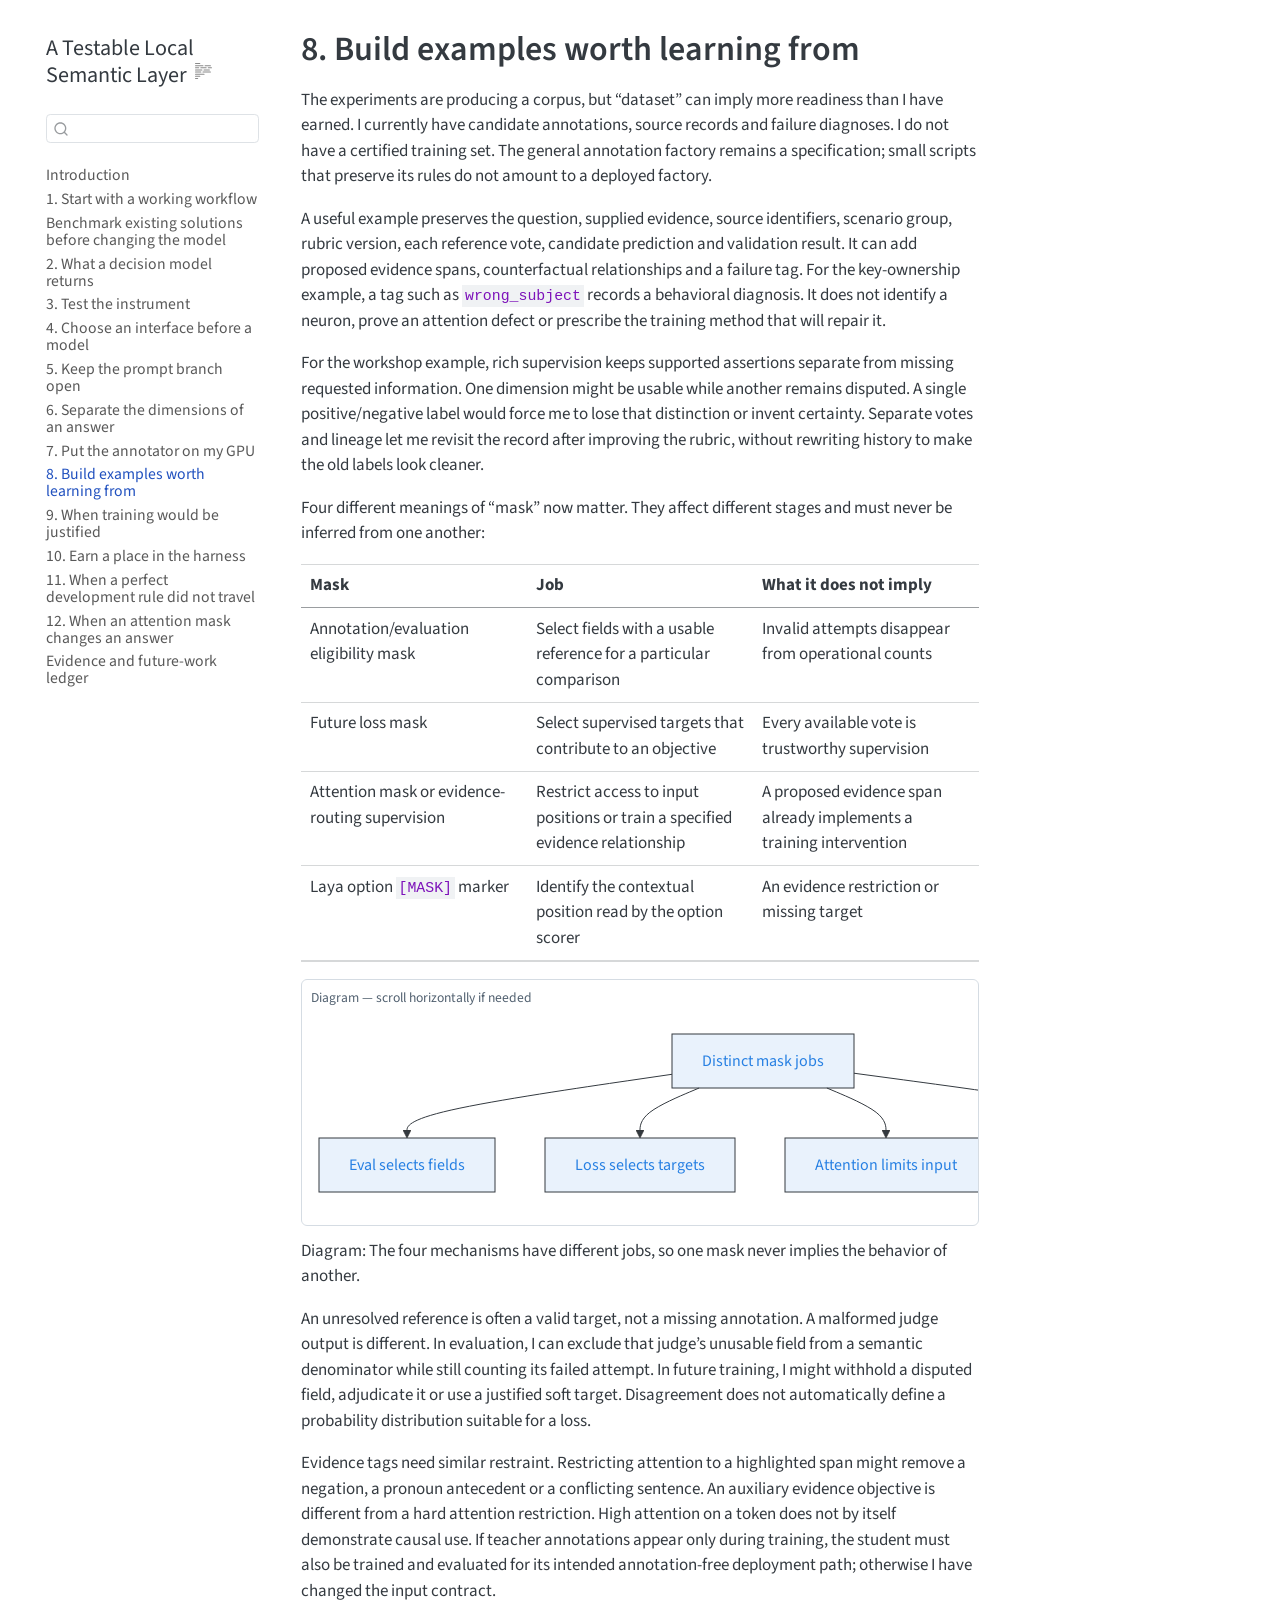
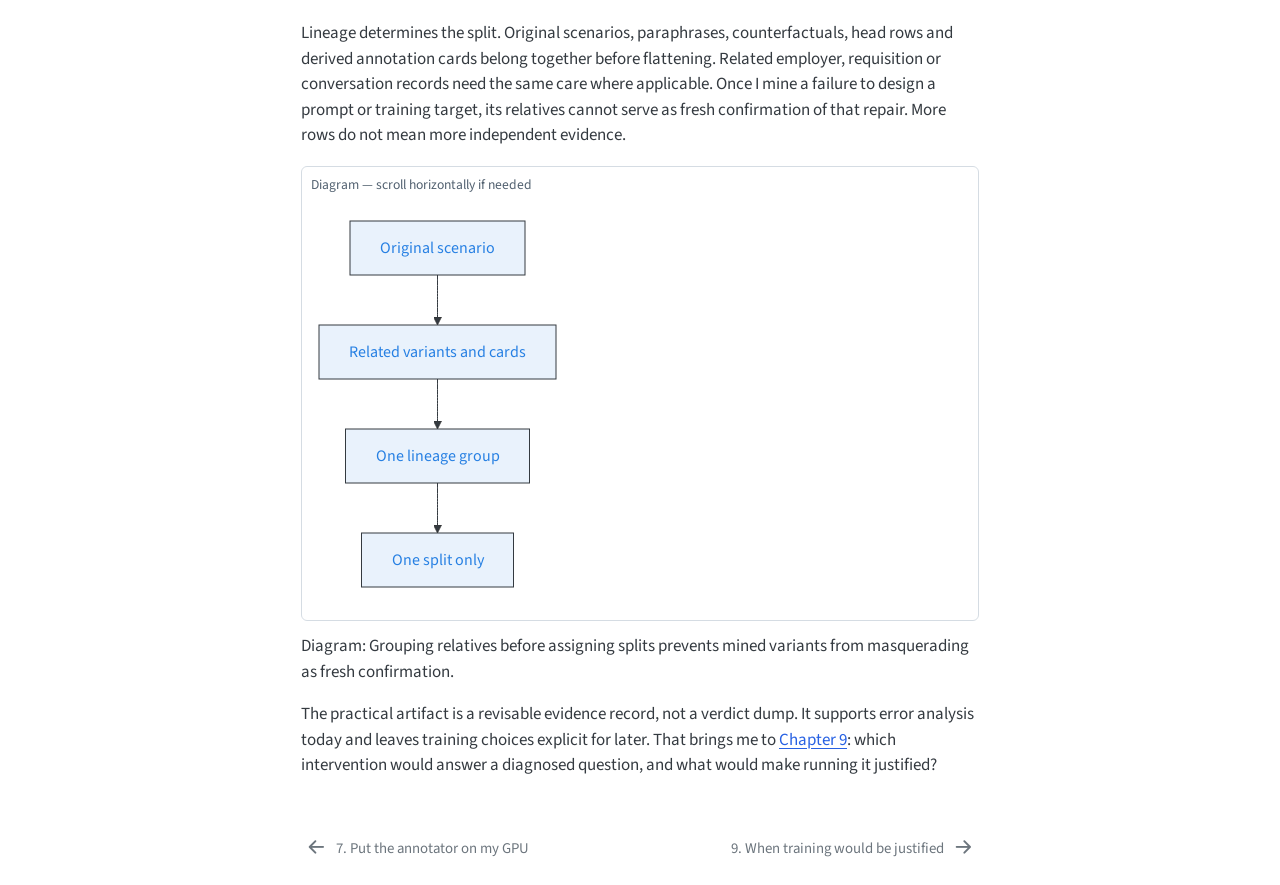
<file: docs/08-supervision.html>
<!DOCTYPE html>
<html xmlns="http://www.w3.org/1999/xhtml" lang="en" xml:lang="en"><head>

<meta charset="utf-8">
<meta name="generator" content="quarto-1.10.18">

<meta name="viewport" content="width=device-width, initial-scale=1.0, user-scalable=yes">


<title>8. Build examples worth learning from – A Testable Local Semantic Layer</title>
<style>
/* Default styles provided by pandoc.
** See https://pandoc.org/MANUAL.html#variables-for-html for config info.
*/
span.smallcaps{font-variant: small-caps;}
div.columns{display: flex; gap: 1.5em;}
div.column{flex: auto;}
@media screen {
div.columns{gap: min(4vw, 1.5em);}
div.column{overflow-x: auto;}
}
div.hanging-indent{margin-left: 1.5em; text-indent: -1.5em;}
ul.task-list{list-style: none;}
ul.task-list li input[type="checkbox"] {
  width: 0.8em;
  margin: 0 0.8em 0.2em -1em; /* quarto-specific, see https://github.com/quarto-dev/quarto-cli/issues/4556 */ 
  vertical-align: middle;
}
</style>


<script src="site_libs/quarto-nav/quarto-nav.js"></script>
<script src="site_libs/quarto-nav/headroom.min.js"></script>
<script src="site_libs/clipboard/clipboard.min.js"></script>
<script src="site_libs/quarto-search/autocomplete.umd.js"></script>
<script src="site_libs/quarto-search/fuse.min.js"></script>
<script src="site_libs/quarto-search/quarto-search.js"></script>
<meta name="quarto:offset" content="./">
<link href="./09-training.html" rel="next">
<link href="./07-spark.html" rel="prev">
<script src="site_libs/quarto-html/quarto.js" type="module"></script>
<script src="site_libs/quarto-html/tabsets/tabsets.js" type="module"></script>
<script src="site_libs/quarto-html/popper.min.js"></script>
<script src="site_libs/quarto-html/tippy.umd.min.js"></script>
<script src="site_libs/quarto-html/anchor.min.js"></script>
<link href="site_libs/quarto-html/tippy.css" rel="stylesheet">
<link href="site_libs/quarto-html/quarto-syntax-highlighting-64a204ab8560d761af7679ceaba22944.css" rel="stylesheet" id="quarto-text-highlighting-styles">
<script src="site_libs/bootstrap/bootstrap.min.js"></script>
<link href="site_libs/bootstrap/bootstrap-icons.css" rel="stylesheet">
<link href="site_libs/bootstrap/bootstrap-7227454d60a76f7036b3a8bd656475dd.min.css" rel="stylesheet" append-hash="true" id="quarto-bootstrap" data-mode="light">
<script id="quarto-search-options" type="application/json">{
  "location": "sidebar",
  "copy-button": false,
  "collapse-after": 3,
  "panel-placement": "start",
  "type": "textbox",
  "limit": 50,
  "keyboard-shortcut": [
    "f",
    "/",
    "s"
  ],
  "show-item-context": false,
  "language": {
    "search-no-results-text": "No results",
    "search-matching-documents-text": "matching documents",
    "search-copy-link-title": "Copy link to search",
    "search-hide-matches-text": "Hide additional matches",
    "search-more-match-text": "more match in this document",
    "search-more-matches-text": "more matches in this document",
    "search-clear-button-title": "Clear",
    "search-text-placeholder": "",
    "search-detached-cancel-button-title": "Cancel",
    "search-submit-button-title": "Submit",
    "search-label": "Search"
  }
}</script>
<script src="site_libs/quarto-diagram/mermaid.min.js"></script>
<script src="site_libs/quarto-diagram/mermaid-init.js"></script>
<link href="site_libs/quarto-diagram/mermaid.css" rel="stylesheet">


<link rel="stylesheet" href="styles.css">
</head>

<body class="nav-sidebar floating quarto-light">

<div id="quarto-search-results"></div>
  <header id="quarto-header" class="headroom fixed-top">
  <nav class="quarto-secondary-nav">
    <div class="container-fluid d-flex">
      <button type="button" class="quarto-btn-toggle btn" data-bs-toggle="collapse" role="button" data-bs-target=".quarto-sidebar-collapse-item" aria-controls="quarto-sidebar" aria-expanded="false" aria-label="Toggle sidebar navigation" onclick="if (window.quartoToggleHeadroom) { window.quartoToggleHeadroom(); }">
        <i class="bi bi-layout-text-sidebar-reverse"></i>
      </button>
        <nav class="quarto-page-breadcrumbs" aria-label="breadcrumb"><ol class="breadcrumb"><li class="breadcrumb-item"><a href="./08-supervision.html"><span class="chapter-title">8. Build examples worth learning from</span></a></li></ol></nav>
        <a class="flex-grow-1" role="navigation" data-bs-toggle="collapse" data-bs-target=".quarto-sidebar-collapse-item" aria-controls="quarto-sidebar" aria-expanded="false" aria-label="Toggle sidebar navigation" onclick="if (window.quartoToggleHeadroom) { window.quartoToggleHeadroom(); }">      
        </a>
      <button type="button" class="btn quarto-search-button" aria-label="Search" onclick="window.quartoOpenSearch();">
        <i class="bi bi-search"></i>
      </button>
    </div>
  </nav>
</header>
<!-- content -->
<div id="quarto-content" class="quarto-container page-columns page-rows-contents page-layout-article">
<!-- sidebar -->
  <nav id="quarto-sidebar" class="sidebar collapse collapse-horizontal quarto-sidebar-collapse-item sidebar-navigation floating overflow-auto">
    <div class="pt-lg-2 mt-2 text-left sidebar-header">
    <div class="sidebar-title mb-0 py-0">
      <a href="./">A Testable Local Semantic Layer</a> 
        <div class="sidebar-tools-main">
  <a href="" class="quarto-reader-toggle quarto-navigation-tool px-1" onclick="window.quartoToggleReader(); return false;" title="Toggle reader mode">
  <div class="quarto-reader-toggle-btn">
  <i class="bi"></i>
  </div>
</a>
</div>
    </div>
      </div>
        <div class="mt-2 flex-shrink-0 align-items-center">
        <div class="sidebar-search">
        <div id="quarto-search" class="" title="Search"></div>
        </div>
        </div>
    <div class="sidebar-menu-container"> 
    <ul class="list-unstyled mt-1">
        <li class="sidebar-item">
  <div class="sidebar-item-container"> 
  <a href="./index.html" class="sidebar-item-text sidebar-link"><span class="chapter-title">Introduction</span></a>
  </div>
</li>
        <li class="sidebar-item">
  <div class="sidebar-item-container"> 
  <a href="./01-workflow.html" class="sidebar-item-text sidebar-link"><span class="chapter-title">1. Start with a working workflow</span></a>
  </div>
</li>
        <li class="sidebar-item">
  <div class="sidebar-item-container"> 
  <a href="./02-existing-solutions.html" class="sidebar-item-text sidebar-link"><span class="chapter-title">Benchmark existing solutions before changing the model</span></a>
  </div>
</li>
        <li class="sidebar-item">
  <div class="sidebar-item-container"> 
  <a href="./02-instrument.html" class="sidebar-item-text sidebar-link"><span class="chapter-title">2. What a decision model returns</span></a>
  </div>
</li>
        <li class="sidebar-item">
  <div class="sidebar-item-container"> 
  <a href="./03-diagnostics.html" class="sidebar-item-text sidebar-link"><span class="chapter-title">3. Test the instrument</span></a>
  </div>
</li>
        <li class="sidebar-item">
  <div class="sidebar-item-container"> 
  <a href="./04-landscape.html" class="sidebar-item-text sidebar-link"><span class="chapter-title">4. Choose an interface before a model</span></a>
  </div>
</li>
        <li class="sidebar-item">
  <div class="sidebar-item-container"> 
  <a href="./05-prompts.html" class="sidebar-item-text sidebar-link"><span class="chapter-title">5. Keep the prompt branch open</span></a>
  </div>
</li>
        <li class="sidebar-item">
  <div class="sidebar-item-container"> 
  <a href="./06-references.html" class="sidebar-item-text sidebar-link"><span class="chapter-title">6. Separate the dimensions of an answer</span></a>
  </div>
</li>
        <li class="sidebar-item">
  <div class="sidebar-item-container"> 
  <a href="./07-spark.html" class="sidebar-item-text sidebar-link"><span class="chapter-title">7. Put the annotator on my GPU</span></a>
  </div>
</li>
        <li class="sidebar-item">
  <div class="sidebar-item-container"> 
  <a href="./08-supervision.html" class="sidebar-item-text sidebar-link active"><span class="chapter-title">8. Build examples worth learning from</span></a>
  </div>
</li>
        <li class="sidebar-item">
  <div class="sidebar-item-container"> 
  <a href="./09-training.html" class="sidebar-item-text sidebar-link"><span class="chapter-title">9. When training would be justified</span></a>
  </div>
</li>
        <li class="sidebar-item">
  <div class="sidebar-item-container"> 
  <a href="./10-gates.html" class="sidebar-item-text sidebar-link"><span class="chapter-title">10. Earn a place in the harness</span></a>
  </div>
</li>
        <li class="sidebar-item">
  <div class="sidebar-item-container"> 
  <a href="./11-priors.html" class="sidebar-item-text sidebar-link"><span class="chapter-title">11. When a perfect development rule did not travel</span></a>
  </div>
</li>
        <li class="sidebar-item">
  <div class="sidebar-item-container"> 
  <a href="./12-attention.html" class="sidebar-item-text sidebar-link"><span class="chapter-title">12. When an attention mask changes an answer</span></a>
  </div>
</li>
        <li class="sidebar-item">
  <div class="sidebar-item-container"> 
  <a href="./evidence.html" class="sidebar-item-text sidebar-link"><span class="chapter-title">Evidence and future-work ledger</span></a>
  </div>
</li>
    </ul>
    </div>
</nav>
<div id="quarto-sidebar-glass" class="quarto-sidebar-collapse-item" data-bs-toggle="collapse" data-bs-target=".quarto-sidebar-collapse-item"></div>
<!-- margin-sidebar -->
    <div id="quarto-margin-sidebar" class="sidebar margin-sidebar zindex-bottom">
        
    </div>
<!-- main -->
<main class="content" id="quarto-document-content">

<header id="title-block-header" class="quarto-title-block default">
<div class="quarto-title">
<h1 class="title"><span class="chapter-title">8. Build examples worth learning from</span></h1>
</div>



<div class="quarto-title-meta">

    
  
    
  </div>
  


</header>


<!-- block: ch08-001 -->
<p><span id="ch08-001"></span></p>
<!-- block: ch08-002 -->
<p><span id="ch08-002"></span></p>
<p>The experiments are producing a corpus, but “dataset” can imply more readiness than I have earned. I currently have candidate annotations, source records and failure diagnoses. I do not have a certified training set. The general annotation factory remains a specification; small scripts that preserve its rules do not amount to a deployed factory.</p>
<!-- block: ch08-003 -->
<p><span id="ch08-003"></span></p>
<p>A useful example preserves the question, supplied evidence, source identifiers, scenario group, rubric version, each reference vote, candidate prediction and validation result. It can add proposed evidence spans, counterfactual relationships and a failure tag. For the key-ownership example, a tag such as <code>wrong_subject</code> records a behavioral diagnosis. It does not identify a neuron, prove an attention defect or prescribe the training method that will repair it.</p>
<!-- block: ch08-004 -->
<p><span id="ch08-004"></span></p>
<p>For the workshop example, rich supervision keeps supported assertions separate from missing requested information. One dimension might be usable while another remains disputed. A single positive/negative label would force me to lose that distinction or invent certainty. Separate votes and lineage let me revisit the record after improving the rubric, without rewriting history to make the old labels look cleaner.</p>
<!-- block: ch08-005 -->
<p><span id="ch08-005"></span></p>
<p>Four different meanings of “mask” now matter. They affect different stages and must never be inferred from one another:</p>
<!-- block: ch08-006 -->
<p><span id="ch08-006"></span></p>
<table class="caption-top table">
<colgroup>
<col style="width: 33%">
<col style="width: 33%">
<col style="width: 33%">
</colgroup>
<thead>
<tr class="header">
<th>Mask</th>
<th>Job</th>
<th>What it does not imply</th>
</tr>
</thead>
<tbody>
<tr class="odd">
<td>Annotation/evaluation eligibility mask</td>
<td>Select fields with a usable reference for a particular comparison</td>
<td>Invalid attempts disappear from operational counts</td>
</tr>
<tr class="even">
<td>Future loss mask</td>
<td>Select supervised targets that contribute to an objective</td>
<td>Every available vote is trustworthy supervision</td>
</tr>
<tr class="odd">
<td>Attention mask or evidence-routing supervision</td>
<td>Restrict access to input positions or train a specified evidence relationship</td>
<td>A proposed evidence span already implements a training intervention</td>
</tr>
<tr class="even">
<td>Laya option <code>[MASK]</code> marker</td>
<td>Identify the contextual position read by the option scorer</td>
<td>An evidence restriction or missing target</td>
</tr>
</tbody>
</table>
<!-- block: ch08-diagram-01 -->
<p><span id="ch08-diagram-01"></span></p>
<div class="cell" data-fig-responsive="false" data-layout-align="default">
<div class="cell-output-display">
<div>
<p></p><figure class="figure"><p></p>
<div>
<pre class="mermaid mermaid-js">%%{init: {"flowchart": {"useMaxWidth": false}}}%%
flowchart TD
accTitle: Four distinct mask jobs
accDescr: Evaluation eligibility selects comparison fields; a future loss mask selects supervised targets; an attention mask restricts input access; evidence-routing supervision instead trains a specified evidence relationship; and Laya MASK marks the option-scoring position.
    A["Distinct mask jobs"] --&gt; B["Eval selects fields"]
    A --&gt; C["Loss selects targets"]
    A --&gt; D["Attention limits input"]
    A --&gt; E["Laya MASK marks option"]
</pre>
</div>
<p></p></figure><p></p>
</div>
</div>
</div>
<p>Diagram: The four mechanisms have different jobs, so one mask never implies the behavior of another.</p>
<!-- block: ch08-007 -->
<p><span id="ch08-007"></span></p>
<p>An unresolved reference is often a valid target, not a missing annotation. A malformed judge output is different. In evaluation, I can exclude that judge’s unusable field from a semantic denominator while still counting its failed attempt. In future training, I might withhold a disputed field, adjudicate it or use a justified soft target. Disagreement does not automatically define a probability distribution suitable for a loss.</p>
<!-- block: ch08-008 -->
<p><span id="ch08-008"></span></p>
<p>Evidence tags need similar restraint. Restricting attention to a highlighted span might remove a negation, a pronoun antecedent or a conflicting sentence. An auxiliary evidence objective is different from a hard attention restriction. High attention on a token does not by itself demonstrate causal use. If teacher annotations appear only during training, the student must also be trained and evaluated for its intended annotation-free deployment path; otherwise I have changed the input contract.</p>
<!-- block: ch08-009 -->
<p><span id="ch08-009"></span></p>
<p>Lineage determines the split. Original scenarios, paraphrases, counterfactuals, head rows and derived annotation cards belong together before flattening. Related employer, requisition or conversation records need the same care where applicable. Once I mine a failure to design a prompt or training target, its relatives cannot serve as fresh confirmation of that repair. More rows do not mean more independent evidence.</p>
<!-- block: ch08-diagram-02 -->
<p><span id="ch08-diagram-02"></span></p>
<div class="cell" data-fig-responsive="false" data-layout-align="default">
<div class="cell-output-display">
<div>
<p></p><figure class="figure"><p></p>
<div>
<pre class="mermaid mermaid-js">%%{init: {"flowchart": {"useMaxWidth": false}}}%%
flowchart TD
accTitle: Group related records before splitting
accDescr: An original scenario and its paraphrases, counterfactuals, head rows, and derived annotation cards stay in one lineage group, which is assigned wholly to one split.
    A["Original scenario"] --&gt; B["Related variants and cards"]
    B --&gt; C["One lineage group"]
    C --&gt; D["One split only"]
</pre>
</div>
<p></p></figure><p></p>
</div>
</div>
</div>
<p>Diagram: Grouping relatives before assigning splits prevents mined variants from masquerading as fresh confirmation.</p>
<!-- block: ch08-010 -->
<p><span id="ch08-010"></span></p>
<p>The practical artifact is a revisable evidence record, not a verdict dump. It supports error analysis today and leaves training choices explicit for later. That brings me to <a href="./09-training.html">Chapter 9</a>: which intervention would answer a diagnosed question, and what would make running it justified?</p>



</main> <!-- /main -->
<script id="quarto-html-after-body" type="application/javascript">
  window.document.addEventListener("DOMContentLoaded", function (event) {
    const icon = "";
    const anchorJS = new window.AnchorJS();
    anchorJS.options = {
      placement: 'right',
      icon: icon
    };
    anchorJS.add('.anchored');
    const isCodeAnnotation = (el) => {
      for (const clz of el.classList) {
        if (clz.startsWith('code-annotation-')) {                     
          return true;
        }
      }
      return false;
    }
    const onCopySuccess = function(e) {
      // button target
      const button = e.trigger;
      // don't keep focus
      button.blur();
      // flash "checked"
      button.classList.add('code-copy-button-checked');
      var currentTitle = button.getAttribute("title");
      button.setAttribute("title", "Copied!");
      let tooltip;
      if (window.bootstrap) {
        button.setAttribute("data-bs-toggle", "tooltip");
        button.setAttribute("data-bs-placement", "left");
        button.setAttribute("data-bs-title", "Copied!");
        tooltip = new bootstrap.Tooltip(button, 
          { trigger: "manual", 
            customClass: "code-copy-button-tooltip",
            offset: [0, -8]});
        tooltip.show();    
      }
      setTimeout(function() {
        if (tooltip) {
          tooltip.hide();
          button.removeAttribute("data-bs-title");
          button.removeAttribute("data-bs-toggle");
          button.removeAttribute("data-bs-placement");
        }
        button.setAttribute("title", currentTitle);
        button.classList.remove('code-copy-button-checked');
      }, 1000);
      // clear code selection
      e.clearSelection();
    }
    const getTextToCopy = function(trigger) {
      const outerScaffold = trigger.parentElement.cloneNode(true);
      const codeEl = outerScaffold.querySelector('code');
      for (const childEl of codeEl.children) {
        if (isCodeAnnotation(childEl)) {
          childEl.remove();
        }
      }
      return codeEl.innerText;
    }
    const clipboard = new window.ClipboardJS('.code-copy-button:not([data-in-quarto-modal])', {
      text: getTextToCopy
    });
    clipboard.on('success', onCopySuccess);
    if (window.document.getElementById('quarto-embedded-source-code-modal')) {
      const clipboardModal = new window.ClipboardJS('.code-copy-button[data-in-quarto-modal]', {
        text: getTextToCopy,
        container: window.document.getElementById('quarto-embedded-source-code-modal')
      });
      clipboardModal.on('success', onCopySuccess);
    }
      var localhostRegex = new RegExp(/^(?:http|https):\/\/localhost\:?[0-9]*\//);
      var mailtoRegex = new RegExp(/^mailto:/);
        var filterRegex = new RegExp('/' + window.location.host + '/');
      var isInternal = (href) => {
          return filterRegex.test(href) || localhostRegex.test(href) || mailtoRegex.test(href);
      }
      // Inspect non-navigation links and adorn them if external
     var links = window.document.querySelectorAll('a[href]:not(.nav-link):not(.navbar-brand):not(.toc-action):not(.sidebar-link):not(.sidebar-item-toggle):not(.pagination-link):not(.no-external):not([aria-hidden]):not(.dropdown-item):not(.quarto-navigation-tool):not(.about-link)');
      for (var i=0; i<links.length; i++) {
        const link = links[i];
        if (!isInternal(link.href)) {
          // undo the damage that might have been done by quarto-nav.js in the case of
          // links that we want to consider external
          if (link.dataset.originalHref !== undefined) {
            link.href = link.dataset.originalHref;
          }
        }
      }
    function tippyHover(el, contentFn, onTriggerFn, onUntriggerFn) {
      const config = {
        allowHTML: true,
        maxWidth: 500,
        delay: 100,
        arrow: false,
        appendTo: function(el) {
            return el.parentElement;
        },
        interactive: true,
        interactiveBorder: 10,
        theme: 'quarto',
        placement: 'bottom-start',
      };
      if (contentFn) {
        config.content = contentFn;
      }
      if (onTriggerFn) {
        config.onTrigger = onTriggerFn;
      }
      if (onUntriggerFn) {
        config.onUntrigger = onUntriggerFn;
      }
      window.tippy(el, config); 
    }
    const noterefs = window.document.querySelectorAll('a[role="doc-noteref"]');
    for (var i=0; i<noterefs.length; i++) {
      const ref = noterefs[i];
      tippyHover(ref, function() {
        // use id or data attribute instead here
        let href = ref.getAttribute('data-footnote-href') || ref.getAttribute('href');
        try { href = new URL(href).hash; } catch {}
        const id = href.replace(/^#\/?/, "");
        const note = window.document.getElementById(id);
        if (note) {
          return note.innerHTML;
        } else {
          return "";
        }
      });
    }
    const xrefs = window.document.querySelectorAll('a.quarto-xref');
    const processXRef = (id, note) => {
      // Strip column container classes
      const stripColumnClz = (el) => {
        el.classList.remove("page-full", "page-columns");
        if (el.children) {
          for (const child of el.children) {
            stripColumnClz(child);
          }
        }
      }
      stripColumnClz(note)
      if (id === null || id.startsWith('sec-')) {
        // Special case sections, only their first couple elements
        const container = document.createElement("div");
        if (note.children && note.children.length > 2) {
          container.appendChild(note.children[0].cloneNode(true));
          for (let i = 1; i < note.children.length; i++) {
            const child = note.children[i];
            if (child.tagName === "P" && child.innerText === "") {
              continue;
            } else {
              container.appendChild(child.cloneNode(true));
              break;
            }
          }
          if (window.Quarto?.typesetMath) {
            window.Quarto.typesetMath(container);
          }
          return container.innerHTML
        } else {
          if (window.Quarto?.typesetMath) {
            window.Quarto.typesetMath(note);
          }
          return note.innerHTML;
        }
      } else {
        // Remove any anchor links if they are present
        const anchorLink = note.querySelector('a.anchorjs-link');
        if (anchorLink) {
          anchorLink.remove();
        }
        if (window.Quarto?.typesetMath) {
          window.Quarto.typesetMath(note);
        }
        if (note.classList.contains("callout")) {
          return note.outerHTML;
        } else {
          return note.innerHTML;
        }
      }
    }
    for (var i=0; i<xrefs.length; i++) {
      const xref = xrefs[i];
      tippyHover(xref, undefined, function(instance) {
        instance.disable();
        let url = xref.getAttribute('href');
        let hash = undefined; 
        if (url.startsWith('#')) {
          hash = url;
        } else {
          try { hash = new URL(url).hash; } catch {}
        }
        if (hash) {
          const id = hash.replace(/^#\/?/, "");
          const note = window.document.getElementById(id);
          if (note !== null) {
            try {
              const html = processXRef(id, note.cloneNode(true));
              instance.setContent(html);
            } finally {
              instance.enable();
              instance.show();
            }
          } else {
            // See if we can fetch this
            fetch(url.split('#')[0])
            .then(res => res.text())
            .then(html => {
              const parser = new DOMParser();
              const htmlDoc = parser.parseFromString(html, "text/html");
              const note = htmlDoc.getElementById(id);
              if (note !== null) {
                const html = processXRef(id, note);
                instance.setContent(html);
              } 
            }).finally(() => {
              instance.enable();
              instance.show();
            });
          }
        } else {
          // See if we can fetch a full url (with no hash to target)
          // This is a special case and we should probably do some content thinning / targeting
          fetch(url)
          .then(res => res.text())
          .then(html => {
            const parser = new DOMParser();
            const htmlDoc = parser.parseFromString(html, "text/html");
            const note = htmlDoc.querySelector('main.content');
            if (note !== null) {
              // This should only happen for chapter cross references
              // (since there is no id in the URL)
              // remove the first header
              if (note.children.length > 0 && note.children[0].tagName === "HEADER") {
                note.children[0].remove();
              }
              const html = processXRef(null, note);
              instance.setContent(html);
            } 
          }).finally(() => {
            instance.enable();
            instance.show();
          });
        }
      }, function(instance) {
      });
    }
        let selectedAnnoteEl;
        const selectorForAnnotation = ( cell, annotation) => {
          let cellAttr = 'data-code-cell="' + cell + '"';
          let lineAttr = 'data-code-annotation="' +  annotation + '"';
          const selector = 'span[' + cellAttr + '][' + lineAttr + ']';
          return selector;
        }
        const selectCodeLines = (annoteEl) => {
          const doc = window.document;
          const targetCell = annoteEl.getAttribute("data-target-cell");
          const targetAnnotation = annoteEl.getAttribute("data-target-annotation");
          const annoteSpan = window.document.querySelector(selectorForAnnotation(targetCell, targetAnnotation));
          const lines = annoteSpan.getAttribute("data-code-lines").split(",");
          const lineIds = lines.map((line) => {
            return targetCell + "-" + line;
          })
          let top = null;
          let height = null;
          let parent = null;
          if (lineIds.length > 0) {
              //compute the position of the single el (top and bottom and make a div)
              const el = window.document.getElementById(lineIds[0]);
              top = el.offsetTop;
              height = el.offsetHeight;
              parent = el.parentElement.parentElement;
            if (lineIds.length > 1) {
              const lastEl = window.document.getElementById(lineIds[lineIds.length - 1]);
              const bottom = lastEl.offsetTop + lastEl.offsetHeight;
              height = bottom - top;
            }
            if (top !== null && height !== null && parent !== null) {
              // cook up a div (if necessary) and position it 
              let div = window.document.getElementById("code-annotation-line-highlight");
              if (div === null) {
                div = window.document.createElement("div");
                div.setAttribute("id", "code-annotation-line-highlight");
                div.style.position = 'absolute';
                parent.appendChild(div);
              }
              div.style.top = top - 2 + "px";
              div.style.height = height + 4 + "px";
              div.style.left = 0;
              let gutterDiv = window.document.getElementById("code-annotation-line-highlight-gutter");
              if (gutterDiv === null) {
                gutterDiv = window.document.createElement("div");
                gutterDiv.setAttribute("id", "code-annotation-line-highlight-gutter");
                gutterDiv.style.position = 'absolute';
                const codeCell = window.document.getElementById(targetCell);
                const gutter = codeCell.querySelector('.code-annotation-gutter');
                gutter.appendChild(gutterDiv);
              }
              gutterDiv.style.top = top - 2 + "px";
              gutterDiv.style.height = height + 4 + "px";
            }
            selectedAnnoteEl = annoteEl;
          }
        };
        const unselectCodeLines = () => {
          const elementsIds = ["code-annotation-line-highlight", "code-annotation-line-highlight-gutter"];
          elementsIds.forEach((elId) => {
            const div = window.document.getElementById(elId);
            if (div) {
              div.remove();
            }
          });
          selectedAnnoteEl = undefined;
        };
          // Handle positioning of the toggle
      window.addEventListener(
        "resize",
        throttle(() => {
          elRect = undefined;
          if (selectedAnnoteEl) {
            selectCodeLines(selectedAnnoteEl);
          }
        }, 10)
      );
      function throttle(fn, ms) {
      let throttle = false;
      let timer;
        return (...args) => {
          if(!throttle) { // first call gets through
              fn.apply(this, args);
              throttle = true;
          } else { // all the others get throttled
              if(timer) clearTimeout(timer); // cancel #2
              timer = setTimeout(() => {
                fn.apply(this, args);
                timer = throttle = false;
              }, ms);
          }
        };
      }
        // Attach click handler to the DT
        const annoteDls = window.document.querySelectorAll('dt[data-target-cell]');
        for (const annoteDlNode of annoteDls) {
          annoteDlNode.addEventListener('click', (event) => {
            const clickedEl = event.target;
            if (clickedEl !== selectedAnnoteEl) {
              unselectCodeLines();
              const activeEl = window.document.querySelector('dt[data-target-cell].code-annotation-active');
              if (activeEl) {
                activeEl.classList.remove('code-annotation-active');
              }
              selectCodeLines(clickedEl);
              clickedEl.classList.add('code-annotation-active');
            } else {
              // Unselect the line
              unselectCodeLines();
              clickedEl.classList.remove('code-annotation-active');
            }
          });
        }
    const findCites = (el) => {
      const parentEl = el.parentElement;
      if (parentEl) {
        const cites = parentEl.dataset.cites;
        if (cites) {
          return {
            el,
            cites: cites.split(' ')
          };
        } else {
          return findCites(el.parentElement)
        }
      } else {
        return undefined;
      }
    };
    var bibliorefs = window.document.querySelectorAll('a[role="doc-biblioref"]');
    for (var i=0; i<bibliorefs.length; i++) {
      const ref = bibliorefs[i];
      const citeInfo = findCites(ref);
      if (citeInfo) {
        tippyHover(citeInfo.el, function() {
          var popup = window.document.createElement('div');
          citeInfo.cites.forEach(function(cite) {
            var citeDiv = window.document.createElement('div');
            citeDiv.classList.add('hanging-indent');
            citeDiv.classList.add('csl-entry');
            var biblioDiv = window.document.getElementById('ref-' + cite);
            if (biblioDiv) {
              citeDiv.innerHTML = biblioDiv.innerHTML;
            }
            popup.appendChild(citeDiv);
          });
          return popup.innerHTML;
        });
      }
    }
  });
  </script>
<nav class="page-navigation">
  <div class="nav-page nav-page-previous">
      <a href="./07-spark.html" class="pagination-link" aria-label="7. Put the annotator on my GPU">
        <i class="bi bi-arrow-left-short"></i> <span class="nav-page-text"><span class="chapter-title">7. Put the annotator on my GPU</span></span>
      </a>          
  </div>
  <div class="nav-page nav-page-next">
      <a href="./09-training.html" class="pagination-link" aria-label="9. When training would be justified">
        <span class="nav-page-text"><span class="chapter-title">9. When training would be justified</span></span> <i class="bi bi-arrow-right-short"></i>
      </a>
  </div>
</nav>
</div> <!-- /content -->




</body></html>
</file>
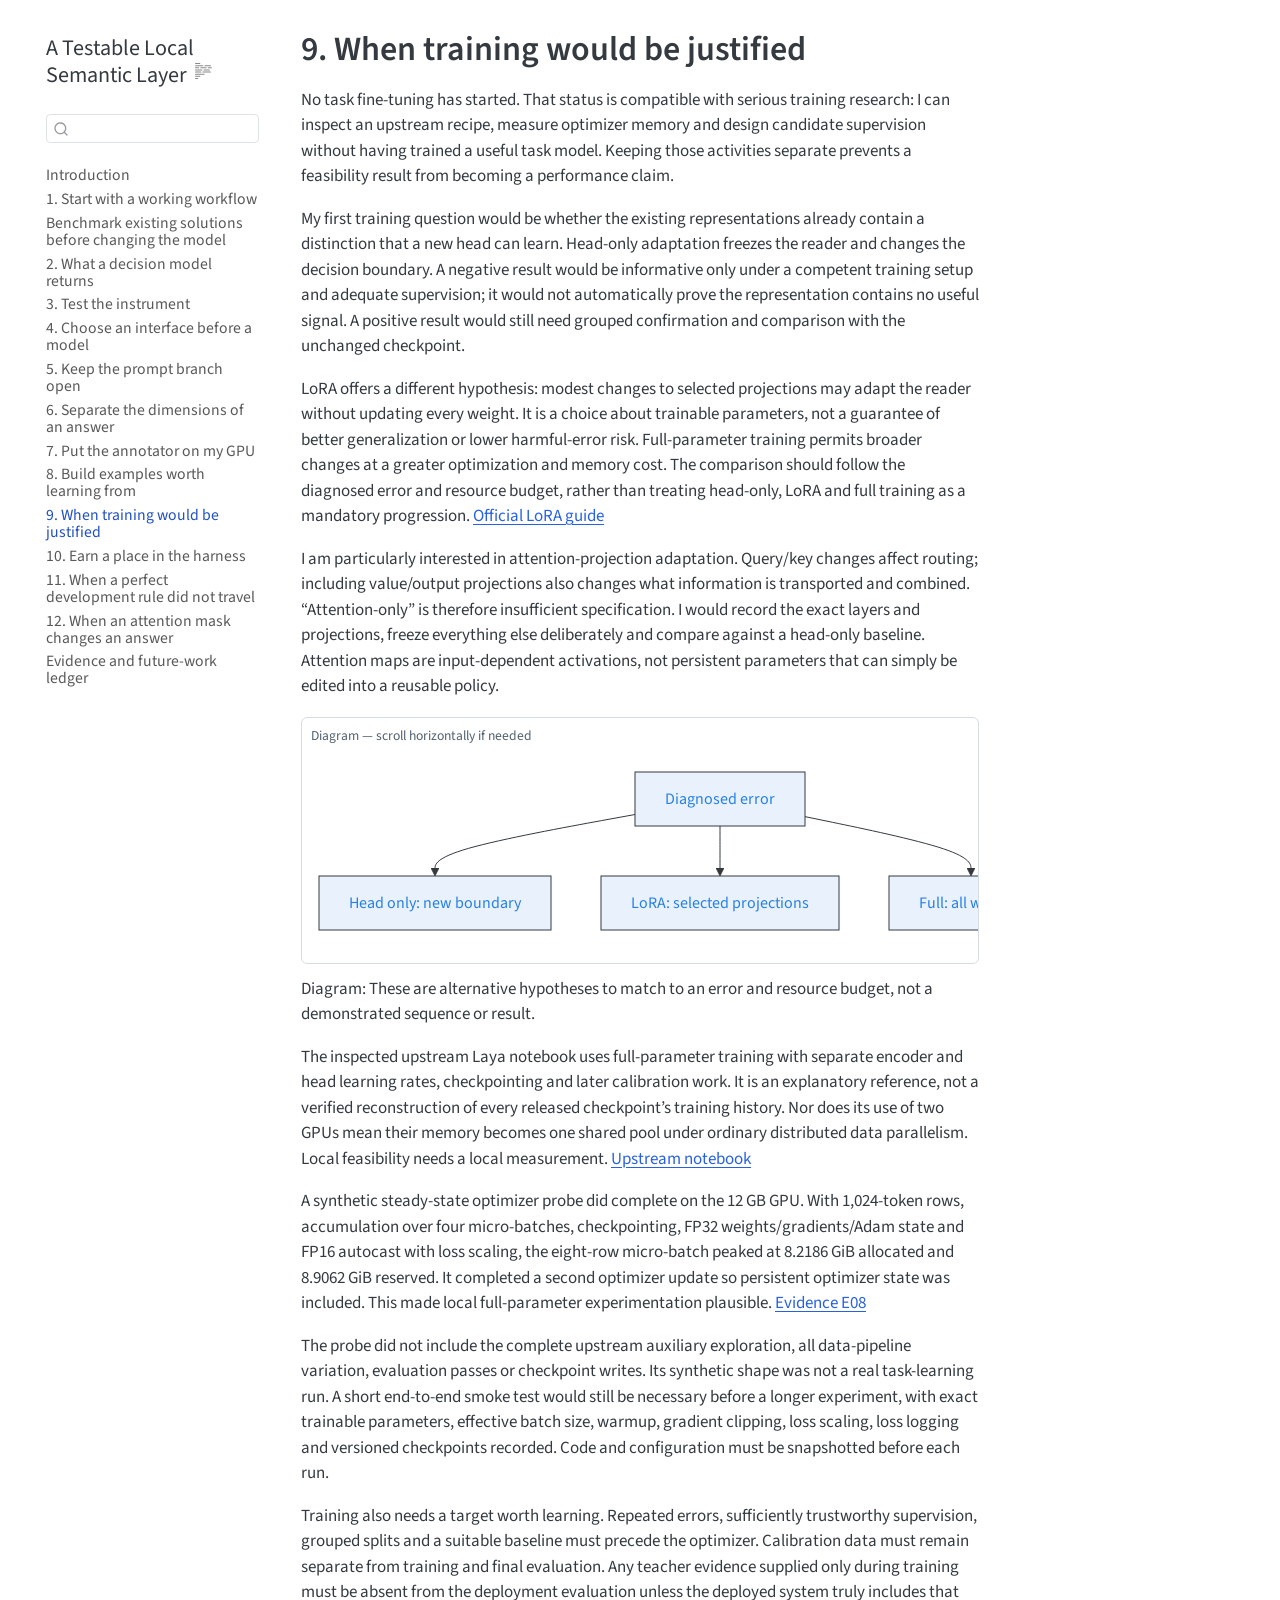
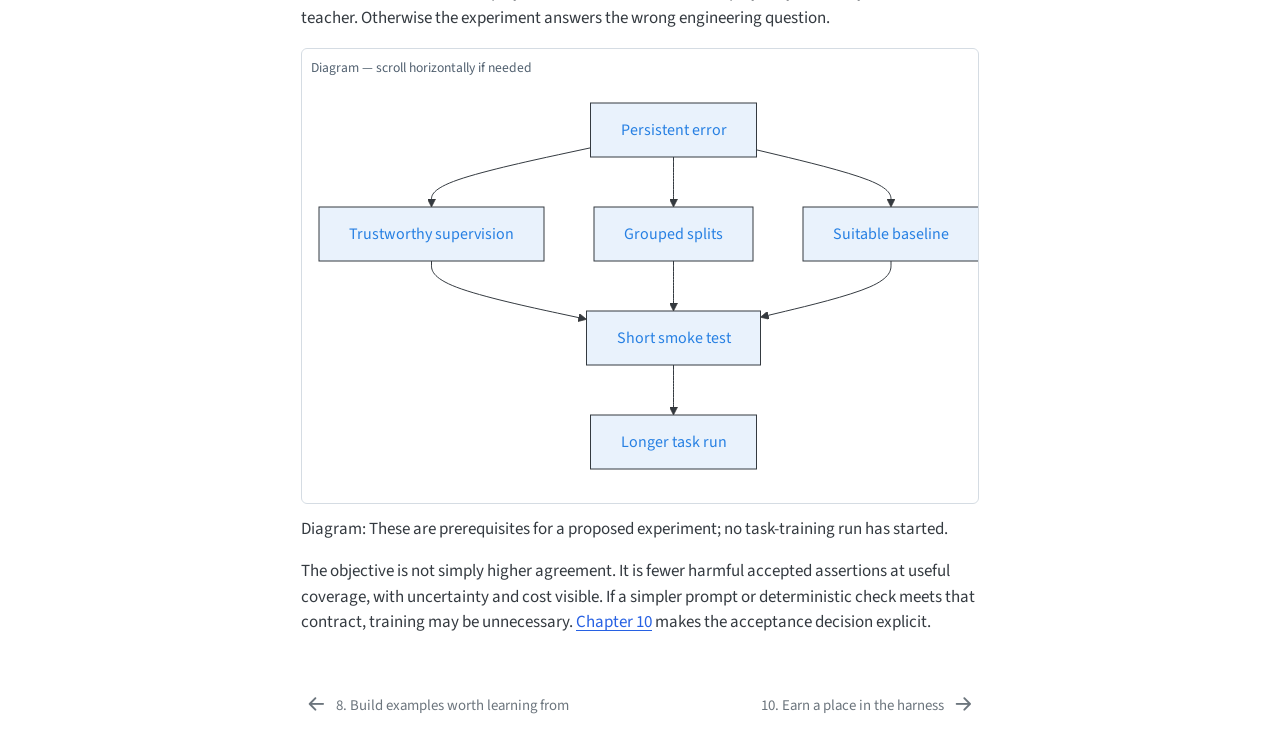
<file: docs/09-training.html>
<!DOCTYPE html>
<html xmlns="http://www.w3.org/1999/xhtml" lang="en" xml:lang="en"><head>

<meta charset="utf-8">
<meta name="generator" content="quarto-1.10.18">

<meta name="viewport" content="width=device-width, initial-scale=1.0, user-scalable=yes">


<title>9. When training would be justified – A Testable Local Semantic Layer</title>
<style>
/* Default styles provided by pandoc.
** See https://pandoc.org/MANUAL.html#variables-for-html for config info.
*/
span.smallcaps{font-variant: small-caps;}
div.columns{display: flex; gap: 1.5em;}
div.column{flex: auto;}
@media screen {
div.columns{gap: min(4vw, 1.5em);}
div.column{overflow-x: auto;}
}
div.hanging-indent{margin-left: 1.5em; text-indent: -1.5em;}
ul.task-list{list-style: none;}
ul.task-list li input[type="checkbox"] {
  width: 0.8em;
  margin: 0 0.8em 0.2em -1em; /* quarto-specific, see https://github.com/quarto-dev/quarto-cli/issues/4556 */ 
  vertical-align: middle;
}
</style>


<script src="site_libs/quarto-nav/quarto-nav.js"></script>
<script src="site_libs/quarto-nav/headroom.min.js"></script>
<script src="site_libs/clipboard/clipboard.min.js"></script>
<script src="site_libs/quarto-search/autocomplete.umd.js"></script>
<script src="site_libs/quarto-search/fuse.min.js"></script>
<script src="site_libs/quarto-search/quarto-search.js"></script>
<meta name="quarto:offset" content="./">
<link href="./10-gates.html" rel="next">
<link href="./08-supervision.html" rel="prev">
<script src="site_libs/quarto-html/quarto.js" type="module"></script>
<script src="site_libs/quarto-html/tabsets/tabsets.js" type="module"></script>
<script src="site_libs/quarto-html/popper.min.js"></script>
<script src="site_libs/quarto-html/tippy.umd.min.js"></script>
<script src="site_libs/quarto-html/anchor.min.js"></script>
<link href="site_libs/quarto-html/tippy.css" rel="stylesheet">
<link href="site_libs/quarto-html/quarto-syntax-highlighting-64a204ab8560d761af7679ceaba22944.css" rel="stylesheet" id="quarto-text-highlighting-styles">
<script src="site_libs/bootstrap/bootstrap.min.js"></script>
<link href="site_libs/bootstrap/bootstrap-icons.css" rel="stylesheet">
<link href="site_libs/bootstrap/bootstrap-7227454d60a76f7036b3a8bd656475dd.min.css" rel="stylesheet" append-hash="true" id="quarto-bootstrap" data-mode="light">
<script id="quarto-search-options" type="application/json">{
  "location": "sidebar",
  "copy-button": false,
  "collapse-after": 3,
  "panel-placement": "start",
  "type": "textbox",
  "limit": 50,
  "keyboard-shortcut": [
    "f",
    "/",
    "s"
  ],
  "show-item-context": false,
  "language": {
    "search-no-results-text": "No results",
    "search-matching-documents-text": "matching documents",
    "search-copy-link-title": "Copy link to search",
    "search-hide-matches-text": "Hide additional matches",
    "search-more-match-text": "more match in this document",
    "search-more-matches-text": "more matches in this document",
    "search-clear-button-title": "Clear",
    "search-text-placeholder": "",
    "search-detached-cancel-button-title": "Cancel",
    "search-submit-button-title": "Submit",
    "search-label": "Search"
  }
}</script>
<script src="site_libs/quarto-diagram/mermaid.min.js"></script>
<script src="site_libs/quarto-diagram/mermaid-init.js"></script>
<link href="site_libs/quarto-diagram/mermaid.css" rel="stylesheet">


<link rel="stylesheet" href="styles.css">
</head>

<body class="nav-sidebar floating quarto-light">

<div id="quarto-search-results"></div>
  <header id="quarto-header" class="headroom fixed-top">
  <nav class="quarto-secondary-nav">
    <div class="container-fluid d-flex">
      <button type="button" class="quarto-btn-toggle btn" data-bs-toggle="collapse" role="button" data-bs-target=".quarto-sidebar-collapse-item" aria-controls="quarto-sidebar" aria-expanded="false" aria-label="Toggle sidebar navigation" onclick="if (window.quartoToggleHeadroom) { window.quartoToggleHeadroom(); }">
        <i class="bi bi-layout-text-sidebar-reverse"></i>
      </button>
        <nav class="quarto-page-breadcrumbs" aria-label="breadcrumb"><ol class="breadcrumb"><li class="breadcrumb-item"><a href="./09-training.html"><span class="chapter-title">9. When training would be justified</span></a></li></ol></nav>
        <a class="flex-grow-1" role="navigation" data-bs-toggle="collapse" data-bs-target=".quarto-sidebar-collapse-item" aria-controls="quarto-sidebar" aria-expanded="false" aria-label="Toggle sidebar navigation" onclick="if (window.quartoToggleHeadroom) { window.quartoToggleHeadroom(); }">      
        </a>
      <button type="button" class="btn quarto-search-button" aria-label="Search" onclick="window.quartoOpenSearch();">
        <i class="bi bi-search"></i>
      </button>
    </div>
  </nav>
</header>
<!-- content -->
<div id="quarto-content" class="quarto-container page-columns page-rows-contents page-layout-article">
<!-- sidebar -->
  <nav id="quarto-sidebar" class="sidebar collapse collapse-horizontal quarto-sidebar-collapse-item sidebar-navigation floating overflow-auto">
    <div class="pt-lg-2 mt-2 text-left sidebar-header">
    <div class="sidebar-title mb-0 py-0">
      <a href="./">A Testable Local Semantic Layer</a> 
        <div class="sidebar-tools-main">
  <a href="" class="quarto-reader-toggle quarto-navigation-tool px-1" onclick="window.quartoToggleReader(); return false;" title="Toggle reader mode">
  <div class="quarto-reader-toggle-btn">
  <i class="bi"></i>
  </div>
</a>
</div>
    </div>
      </div>
        <div class="mt-2 flex-shrink-0 align-items-center">
        <div class="sidebar-search">
        <div id="quarto-search" class="" title="Search"></div>
        </div>
        </div>
    <div class="sidebar-menu-container"> 
    <ul class="list-unstyled mt-1">
        <li class="sidebar-item">
  <div class="sidebar-item-container"> 
  <a href="./index.html" class="sidebar-item-text sidebar-link"><span class="chapter-title">Introduction</span></a>
  </div>
</li>
        <li class="sidebar-item">
  <div class="sidebar-item-container"> 
  <a href="./01-workflow.html" class="sidebar-item-text sidebar-link"><span class="chapter-title">1. Start with a working workflow</span></a>
  </div>
</li>
        <li class="sidebar-item">
  <div class="sidebar-item-container"> 
  <a href="./02-existing-solutions.html" class="sidebar-item-text sidebar-link"><span class="chapter-title">Benchmark existing solutions before changing the model</span></a>
  </div>
</li>
        <li class="sidebar-item">
  <div class="sidebar-item-container"> 
  <a href="./02-instrument.html" class="sidebar-item-text sidebar-link"><span class="chapter-title">2. What a decision model returns</span></a>
  </div>
</li>
        <li class="sidebar-item">
  <div class="sidebar-item-container"> 
  <a href="./03-diagnostics.html" class="sidebar-item-text sidebar-link"><span class="chapter-title">3. Test the instrument</span></a>
  </div>
</li>
        <li class="sidebar-item">
  <div class="sidebar-item-container"> 
  <a href="./04-landscape.html" class="sidebar-item-text sidebar-link"><span class="chapter-title">4. Choose an interface before a model</span></a>
  </div>
</li>
        <li class="sidebar-item">
  <div class="sidebar-item-container"> 
  <a href="./05-prompts.html" class="sidebar-item-text sidebar-link"><span class="chapter-title">5. Keep the prompt branch open</span></a>
  </div>
</li>
        <li class="sidebar-item">
  <div class="sidebar-item-container"> 
  <a href="./06-references.html" class="sidebar-item-text sidebar-link"><span class="chapter-title">6. Separate the dimensions of an answer</span></a>
  </div>
</li>
        <li class="sidebar-item">
  <div class="sidebar-item-container"> 
  <a href="./07-spark.html" class="sidebar-item-text sidebar-link"><span class="chapter-title">7. Put the annotator on my GPU</span></a>
  </div>
</li>
        <li class="sidebar-item">
  <div class="sidebar-item-container"> 
  <a href="./08-supervision.html" class="sidebar-item-text sidebar-link"><span class="chapter-title">8. Build examples worth learning from</span></a>
  </div>
</li>
        <li class="sidebar-item">
  <div class="sidebar-item-container"> 
  <a href="./09-training.html" class="sidebar-item-text sidebar-link active"><span class="chapter-title">9. When training would be justified</span></a>
  </div>
</li>
        <li class="sidebar-item">
  <div class="sidebar-item-container"> 
  <a href="./10-gates.html" class="sidebar-item-text sidebar-link"><span class="chapter-title">10. Earn a place in the harness</span></a>
  </div>
</li>
        <li class="sidebar-item">
  <div class="sidebar-item-container"> 
  <a href="./11-priors.html" class="sidebar-item-text sidebar-link"><span class="chapter-title">11. When a perfect development rule did not travel</span></a>
  </div>
</li>
        <li class="sidebar-item">
  <div class="sidebar-item-container"> 
  <a href="./12-attention.html" class="sidebar-item-text sidebar-link"><span class="chapter-title">12. When an attention mask changes an answer</span></a>
  </div>
</li>
        <li class="sidebar-item">
  <div class="sidebar-item-container"> 
  <a href="./evidence.html" class="sidebar-item-text sidebar-link"><span class="chapter-title">Evidence and future-work ledger</span></a>
  </div>
</li>
    </ul>
    </div>
</nav>
<div id="quarto-sidebar-glass" class="quarto-sidebar-collapse-item" data-bs-toggle="collapse" data-bs-target=".quarto-sidebar-collapse-item"></div>
<!-- margin-sidebar -->
    <div id="quarto-margin-sidebar" class="sidebar margin-sidebar zindex-bottom">
        
    </div>
<!-- main -->
<main class="content" id="quarto-document-content">

<header id="title-block-header" class="quarto-title-block default">
<div class="quarto-title">
<h1 class="title"><span class="chapter-title">9. When training would be justified</span></h1>
</div>



<div class="quarto-title-meta">

    
  
    
  </div>
  


</header>


<!-- block: ch09-001 -->
<p><span id="ch09-001"></span></p>
<!-- block: ch09-002 -->
<p><span id="ch09-002"></span></p>
<p>No task fine-tuning has started. That status is compatible with serious training research: I can inspect an upstream recipe, measure optimizer memory and design candidate supervision without having trained a useful task model. Keeping those activities separate prevents a feasibility result from becoming a performance claim.</p>
<!-- block: ch09-003 -->
<p><span id="ch09-003"></span></p>
<p>My first training question would be whether the existing representations already contain a distinction that a new head can learn. Head-only adaptation freezes the reader and changes the decision boundary. A negative result would be informative only under a competent training setup and adequate supervision; it would not automatically prove the representation contains no useful signal. A positive result would still need grouped confirmation and comparison with the unchanged checkpoint.</p>
<!-- block: ch09-004 -->
<p><span id="ch09-004"></span></p>
<p>LoRA offers a different hypothesis: modest changes to selected projections may adapt the reader without updating every weight. It is a choice about trainable parameters, not a guarantee of better generalization or lower harmful-error risk. Full-parameter training permits broader changes at a greater optimization and memory cost. The comparison should follow the diagnosed error and resource budget, rather than treating head-only, LoRA and full training as a mandatory progression. <a href="https://huggingface.co/docs/peft/main/en/developer_guides/lora">Official LoRA guide</a></p>
<!-- block: ch09-005 -->
<p><span id="ch09-005"></span></p>
<p>I am particularly interested in attention-projection adaptation. Query/key changes affect routing; including value/output projections also changes what information is transported and combined. “Attention-only” is therefore insufficient specification. I would record the exact layers and projections, freeze everything else deliberately and compare against a head-only baseline. Attention maps are input-dependent activations, not persistent parameters that can simply be edited into a reusable policy.</p>
<!-- block: ch09-diagram-01 -->
<p><span id="ch09-diagram-01"></span></p>
<div class="cell" data-fig-responsive="false" data-layout-align="default">
<div class="cell-output-display">
<div>
<p></p><figure class="figure"><p></p>
<div>
<pre class="mermaid mermaid-js">%%{init: {"flowchart": {"useMaxWidth": false}}}%%
flowchart TD
accTitle: Possible training routes
accDescr: A diagnosed error can motivate alternative interventions: head-only adaptation changes the decision boundary, LoRA changes selected projections, and full training changes all weights.
    A["Diagnosed error"] --&gt; B["Head only: new boundary"]
    A --&gt; C["LoRA: selected projections"]
    A --&gt; D["Full: all weights"]
</pre>
</div>
<p></p></figure><p></p>
</div>
</div>
</div>
<p>Diagram: These are alternative hypotheses to match to an error and resource budget, not a demonstrated sequence or result.</p>
<!-- block: ch09-006 -->
<p><span id="ch09-006"></span></p>
<p>The inspected upstream Laya notebook uses full-parameter training with separate encoder and head learning rates, checkpointing and later calibration work. It is an explanatory reference, not a verified reconstruction of every released checkpoint’s training history. Nor does its use of two GPUs mean their memory becomes one shared pool under ordinary distributed data parallelism. Local feasibility needs a local measurement. <a href="https://github.com/NandhaKishorM/laya/blob/main/notebooks/laya_finetune_typed_decisions_2xT4_kaggle.ipynb">Upstream notebook</a></p>
<!-- block: ch09-007 -->
<p><span id="ch09-007"></span></p>
<p>A synthetic steady-state optimizer probe did complete on the 12 GB GPU. With 1,024-token rows, accumulation over four micro-batches, checkpointing, FP32 weights/gradients/Adam state and FP16 autocast with loss scaling, the eight-row micro-batch peaked at 8.2186 GiB allocated and 8.9062 GiB reserved. It completed a second optimizer update so persistent optimizer state was included. This made local full-parameter experimentation plausible. <a href="./evidence.html#e08-memory-feasibility">Evidence E08</a></p>
<!-- block: ch09-008 -->
<p><span id="ch09-008"></span></p>
<p>The probe did not include the complete upstream auxiliary exploration, all data-pipeline variation, evaluation passes or checkpoint writes. Its synthetic shape was not a real task-learning run. A short end-to-end smoke test would still be necessary before a longer experiment, with exact trainable parameters, effective batch size, warmup, gradient clipping, loss scaling, loss logging and versioned checkpoints recorded. Code and configuration must be snapshotted before each run.</p>
<!-- block: ch09-009 -->
<p><span id="ch09-009"></span></p>
<p>Training also needs a target worth learning. Repeated errors, sufficiently trustworthy supervision, grouped splits and a suitable baseline must precede the optimizer. Calibration data must remain separate from training and final evaluation. Any teacher evidence supplied only during training must be absent from the deployment evaluation unless the deployed system truly includes that teacher. Otherwise the experiment answers the wrong engineering question.</p>
<!-- block: ch09-diagram-02 -->
<p><span id="ch09-diagram-02"></span></p>
<div class="cell" data-fig-responsive="false" data-layout-align="default">
<div class="cell-output-display">
<div>
<p></p><figure class="figure"><p></p>
<div>
<pre class="mermaid mermaid-js">%%{init: {"flowchart": {"useMaxWidth": false}}}%%
flowchart TD
accTitle: Dependencies before a longer run
accDescr: Before a longer task run, a persistent error needs trustworthy supervision, grouped splits, and a suitable baseline; those prerequisites lead to a short end-to-end smoke test first.
    A["Persistent error"] --&gt; B["Trustworthy supervision"]
    A --&gt; C["Grouped splits"]
    A --&gt; D["Suitable baseline"]
    B --&gt; E["Short smoke test"]
    C --&gt; E
    D --&gt; E
    E --&gt; F["Longer task run"]
</pre>
</div>
<p></p></figure><p></p>
</div>
</div>
</div>
<p>Diagram: These are prerequisites for a proposed experiment; no task-training run has started.</p>
<!-- block: ch09-010 -->
<p><span id="ch09-010"></span></p>
<p>The objective is not simply higher agreement. It is fewer harmful accepted assertions at useful coverage, with uncertainty and cost visible. If a simpler prompt or deterministic check meets that contract, training may be unnecessary. <a href="./10-gates.html">Chapter 10</a> makes the acceptance decision explicit.</p>



</main> <!-- /main -->
<script id="quarto-html-after-body" type="application/javascript">
  window.document.addEventListener("DOMContentLoaded", function (event) {
    const icon = "";
    const anchorJS = new window.AnchorJS();
    anchorJS.options = {
      placement: 'right',
      icon: icon
    };
    anchorJS.add('.anchored');
    const isCodeAnnotation = (el) => {
      for (const clz of el.classList) {
        if (clz.startsWith('code-annotation-')) {                     
          return true;
        }
      }
      return false;
    }
    const onCopySuccess = function(e) {
      // button target
      const button = e.trigger;
      // don't keep focus
      button.blur();
      // flash "checked"
      button.classList.add('code-copy-button-checked');
      var currentTitle = button.getAttribute("title");
      button.setAttribute("title", "Copied!");
      let tooltip;
      if (window.bootstrap) {
        button.setAttribute("data-bs-toggle", "tooltip");
        button.setAttribute("data-bs-placement", "left");
        button.setAttribute("data-bs-title", "Copied!");
        tooltip = new bootstrap.Tooltip(button, 
          { trigger: "manual", 
            customClass: "code-copy-button-tooltip",
            offset: [0, -8]});
        tooltip.show();    
      }
      setTimeout(function() {
        if (tooltip) {
          tooltip.hide();
          button.removeAttribute("data-bs-title");
          button.removeAttribute("data-bs-toggle");
          button.removeAttribute("data-bs-placement");
        }
        button.setAttribute("title", currentTitle);
        button.classList.remove('code-copy-button-checked');
      }, 1000);
      // clear code selection
      e.clearSelection();
    }
    const getTextToCopy = function(trigger) {
      const outerScaffold = trigger.parentElement.cloneNode(true);
      const codeEl = outerScaffold.querySelector('code');
      for (const childEl of codeEl.children) {
        if (isCodeAnnotation(childEl)) {
          childEl.remove();
        }
      }
      return codeEl.innerText;
    }
    const clipboard = new window.ClipboardJS('.code-copy-button:not([data-in-quarto-modal])', {
      text: getTextToCopy
    });
    clipboard.on('success', onCopySuccess);
    if (window.document.getElementById('quarto-embedded-source-code-modal')) {
      const clipboardModal = new window.ClipboardJS('.code-copy-button[data-in-quarto-modal]', {
        text: getTextToCopy,
        container: window.document.getElementById('quarto-embedded-source-code-modal')
      });
      clipboardModal.on('success', onCopySuccess);
    }
      var localhostRegex = new RegExp(/^(?:http|https):\/\/localhost\:?[0-9]*\//);
      var mailtoRegex = new RegExp(/^mailto:/);
        var filterRegex = new RegExp('/' + window.location.host + '/');
      var isInternal = (href) => {
          return filterRegex.test(href) || localhostRegex.test(href) || mailtoRegex.test(href);
      }
      // Inspect non-navigation links and adorn them if external
     var links = window.document.querySelectorAll('a[href]:not(.nav-link):not(.navbar-brand):not(.toc-action):not(.sidebar-link):not(.sidebar-item-toggle):not(.pagination-link):not(.no-external):not([aria-hidden]):not(.dropdown-item):not(.quarto-navigation-tool):not(.about-link)');
      for (var i=0; i<links.length; i++) {
        const link = links[i];
        if (!isInternal(link.href)) {
          // undo the damage that might have been done by quarto-nav.js in the case of
          // links that we want to consider external
          if (link.dataset.originalHref !== undefined) {
            link.href = link.dataset.originalHref;
          }
        }
      }
    function tippyHover(el, contentFn, onTriggerFn, onUntriggerFn) {
      const config = {
        allowHTML: true,
        maxWidth: 500,
        delay: 100,
        arrow: false,
        appendTo: function(el) {
            return el.parentElement;
        },
        interactive: true,
        interactiveBorder: 10,
        theme: 'quarto',
        placement: 'bottom-start',
      };
      if (contentFn) {
        config.content = contentFn;
      }
      if (onTriggerFn) {
        config.onTrigger = onTriggerFn;
      }
      if (onUntriggerFn) {
        config.onUntrigger = onUntriggerFn;
      }
      window.tippy(el, config); 
    }
    const noterefs = window.document.querySelectorAll('a[role="doc-noteref"]');
    for (var i=0; i<noterefs.length; i++) {
      const ref = noterefs[i];
      tippyHover(ref, function() {
        // use id or data attribute instead here
        let href = ref.getAttribute('data-footnote-href') || ref.getAttribute('href');
        try { href = new URL(href).hash; } catch {}
        const id = href.replace(/^#\/?/, "");
        const note = window.document.getElementById(id);
        if (note) {
          return note.innerHTML;
        } else {
          return "";
        }
      });
    }
    const xrefs = window.document.querySelectorAll('a.quarto-xref');
    const processXRef = (id, note) => {
      // Strip column container classes
      const stripColumnClz = (el) => {
        el.classList.remove("page-full", "page-columns");
        if (el.children) {
          for (const child of el.children) {
            stripColumnClz(child);
          }
        }
      }
      stripColumnClz(note)
      if (id === null || id.startsWith('sec-')) {
        // Special case sections, only their first couple elements
        const container = document.createElement("div");
        if (note.children && note.children.length > 2) {
          container.appendChild(note.children[0].cloneNode(true));
          for (let i = 1; i < note.children.length; i++) {
            const child = note.children[i];
            if (child.tagName === "P" && child.innerText === "") {
              continue;
            } else {
              container.appendChild(child.cloneNode(true));
              break;
            }
          }
          if (window.Quarto?.typesetMath) {
            window.Quarto.typesetMath(container);
          }
          return container.innerHTML
        } else {
          if (window.Quarto?.typesetMath) {
            window.Quarto.typesetMath(note);
          }
          return note.innerHTML;
        }
      } else {
        // Remove any anchor links if they are present
        const anchorLink = note.querySelector('a.anchorjs-link');
        if (anchorLink) {
          anchorLink.remove();
        }
        if (window.Quarto?.typesetMath) {
          window.Quarto.typesetMath(note);
        }
        if (note.classList.contains("callout")) {
          return note.outerHTML;
        } else {
          return note.innerHTML;
        }
      }
    }
    for (var i=0; i<xrefs.length; i++) {
      const xref = xrefs[i];
      tippyHover(xref, undefined, function(instance) {
        instance.disable();
        let url = xref.getAttribute('href');
        let hash = undefined; 
        if (url.startsWith('#')) {
          hash = url;
        } else {
          try { hash = new URL(url).hash; } catch {}
        }
        if (hash) {
          const id = hash.replace(/^#\/?/, "");
          const note = window.document.getElementById(id);
          if (note !== null) {
            try {
              const html = processXRef(id, note.cloneNode(true));
              instance.setContent(html);
            } finally {
              instance.enable();
              instance.show();
            }
          } else {
            // See if we can fetch this
            fetch(url.split('#')[0])
            .then(res => res.text())
            .then(html => {
              const parser = new DOMParser();
              const htmlDoc = parser.parseFromString(html, "text/html");
              const note = htmlDoc.getElementById(id);
              if (note !== null) {
                const html = processXRef(id, note);
                instance.setContent(html);
              } 
            }).finally(() => {
              instance.enable();
              instance.show();
            });
          }
        } else {
          // See if we can fetch a full url (with no hash to target)
          // This is a special case and we should probably do some content thinning / targeting
          fetch(url)
          .then(res => res.text())
          .then(html => {
            const parser = new DOMParser();
            const htmlDoc = parser.parseFromString(html, "text/html");
            const note = htmlDoc.querySelector('main.content');
            if (note !== null) {
              // This should only happen for chapter cross references
              // (since there is no id in the URL)
              // remove the first header
              if (note.children.length > 0 && note.children[0].tagName === "HEADER") {
                note.children[0].remove();
              }
              const html = processXRef(null, note);
              instance.setContent(html);
            } 
          }).finally(() => {
            instance.enable();
            instance.show();
          });
        }
      }, function(instance) {
      });
    }
        let selectedAnnoteEl;
        const selectorForAnnotation = ( cell, annotation) => {
          let cellAttr = 'data-code-cell="' + cell + '"';
          let lineAttr = 'data-code-annotation="' +  annotation + '"';
          const selector = 'span[' + cellAttr + '][' + lineAttr + ']';
          return selector;
        }
        const selectCodeLines = (annoteEl) => {
          const doc = window.document;
          const targetCell = annoteEl.getAttribute("data-target-cell");
          const targetAnnotation = annoteEl.getAttribute("data-target-annotation");
          const annoteSpan = window.document.querySelector(selectorForAnnotation(targetCell, targetAnnotation));
          const lines = annoteSpan.getAttribute("data-code-lines").split(",");
          const lineIds = lines.map((line) => {
            return targetCell + "-" + line;
          })
          let top = null;
          let height = null;
          let parent = null;
          if (lineIds.length > 0) {
              //compute the position of the single el (top and bottom and make a div)
              const el = window.document.getElementById(lineIds[0]);
              top = el.offsetTop;
              height = el.offsetHeight;
              parent = el.parentElement.parentElement;
            if (lineIds.length > 1) {
              const lastEl = window.document.getElementById(lineIds[lineIds.length - 1]);
              const bottom = lastEl.offsetTop + lastEl.offsetHeight;
              height = bottom - top;
            }
            if (top !== null && height !== null && parent !== null) {
              // cook up a div (if necessary) and position it 
              let div = window.document.getElementById("code-annotation-line-highlight");
              if (div === null) {
                div = window.document.createElement("div");
                div.setAttribute("id", "code-annotation-line-highlight");
                div.style.position = 'absolute';
                parent.appendChild(div);
              }
              div.style.top = top - 2 + "px";
              div.style.height = height + 4 + "px";
              div.style.left = 0;
              let gutterDiv = window.document.getElementById("code-annotation-line-highlight-gutter");
              if (gutterDiv === null) {
                gutterDiv = window.document.createElement("div");
                gutterDiv.setAttribute("id", "code-annotation-line-highlight-gutter");
                gutterDiv.style.position = 'absolute';
                const codeCell = window.document.getElementById(targetCell);
                const gutter = codeCell.querySelector('.code-annotation-gutter');
                gutter.appendChild(gutterDiv);
              }
              gutterDiv.style.top = top - 2 + "px";
              gutterDiv.style.height = height + 4 + "px";
            }
            selectedAnnoteEl = annoteEl;
          }
        };
        const unselectCodeLines = () => {
          const elementsIds = ["code-annotation-line-highlight", "code-annotation-line-highlight-gutter"];
          elementsIds.forEach((elId) => {
            const div = window.document.getElementById(elId);
            if (div) {
              div.remove();
            }
          });
          selectedAnnoteEl = undefined;
        };
          // Handle positioning of the toggle
      window.addEventListener(
        "resize",
        throttle(() => {
          elRect = undefined;
          if (selectedAnnoteEl) {
            selectCodeLines(selectedAnnoteEl);
          }
        }, 10)
      );
      function throttle(fn, ms) {
      let throttle = false;
      let timer;
        return (...args) => {
          if(!throttle) { // first call gets through
              fn.apply(this, args);
              throttle = true;
          } else { // all the others get throttled
              if(timer) clearTimeout(timer); // cancel #2
              timer = setTimeout(() => {
                fn.apply(this, args);
                timer = throttle = false;
              }, ms);
          }
        };
      }
        // Attach click handler to the DT
        const annoteDls = window.document.querySelectorAll('dt[data-target-cell]');
        for (const annoteDlNode of annoteDls) {
          annoteDlNode.addEventListener('click', (event) => {
            const clickedEl = event.target;
            if (clickedEl !== selectedAnnoteEl) {
              unselectCodeLines();
              const activeEl = window.document.querySelector('dt[data-target-cell].code-annotation-active');
              if (activeEl) {
                activeEl.classList.remove('code-annotation-active');
              }
              selectCodeLines(clickedEl);
              clickedEl.classList.add('code-annotation-active');
            } else {
              // Unselect the line
              unselectCodeLines();
              clickedEl.classList.remove('code-annotation-active');
            }
          });
        }
    const findCites = (el) => {
      const parentEl = el.parentElement;
      if (parentEl) {
        const cites = parentEl.dataset.cites;
        if (cites) {
          return {
            el,
            cites: cites.split(' ')
          };
        } else {
          return findCites(el.parentElement)
        }
      } else {
        return undefined;
      }
    };
    var bibliorefs = window.document.querySelectorAll('a[role="doc-biblioref"]');
    for (var i=0; i<bibliorefs.length; i++) {
      const ref = bibliorefs[i];
      const citeInfo = findCites(ref);
      if (citeInfo) {
        tippyHover(citeInfo.el, function() {
          var popup = window.document.createElement('div');
          citeInfo.cites.forEach(function(cite) {
            var citeDiv = window.document.createElement('div');
            citeDiv.classList.add('hanging-indent');
            citeDiv.classList.add('csl-entry');
            var biblioDiv = window.document.getElementById('ref-' + cite);
            if (biblioDiv) {
              citeDiv.innerHTML = biblioDiv.innerHTML;
            }
            popup.appendChild(citeDiv);
          });
          return popup.innerHTML;
        });
      }
    }
  });
  </script>
<nav class="page-navigation">
  <div class="nav-page nav-page-previous">
      <a href="./08-supervision.html" class="pagination-link" aria-label="8. Build examples worth learning from">
        <i class="bi bi-arrow-left-short"></i> <span class="nav-page-text"><span class="chapter-title">8. Build examples worth learning from</span></span>
      </a>          
  </div>
  <div class="nav-page nav-page-next">
      <a href="./10-gates.html" class="pagination-link" aria-label="10. Earn a place in the harness">
        <span class="nav-page-text"><span class="chapter-title">10. Earn a place in the harness</span></span> <i class="bi bi-arrow-right-short"></i>
      </a>
  </div>
</nav>
</div> <!-- /content -->




</body></html>
</file>
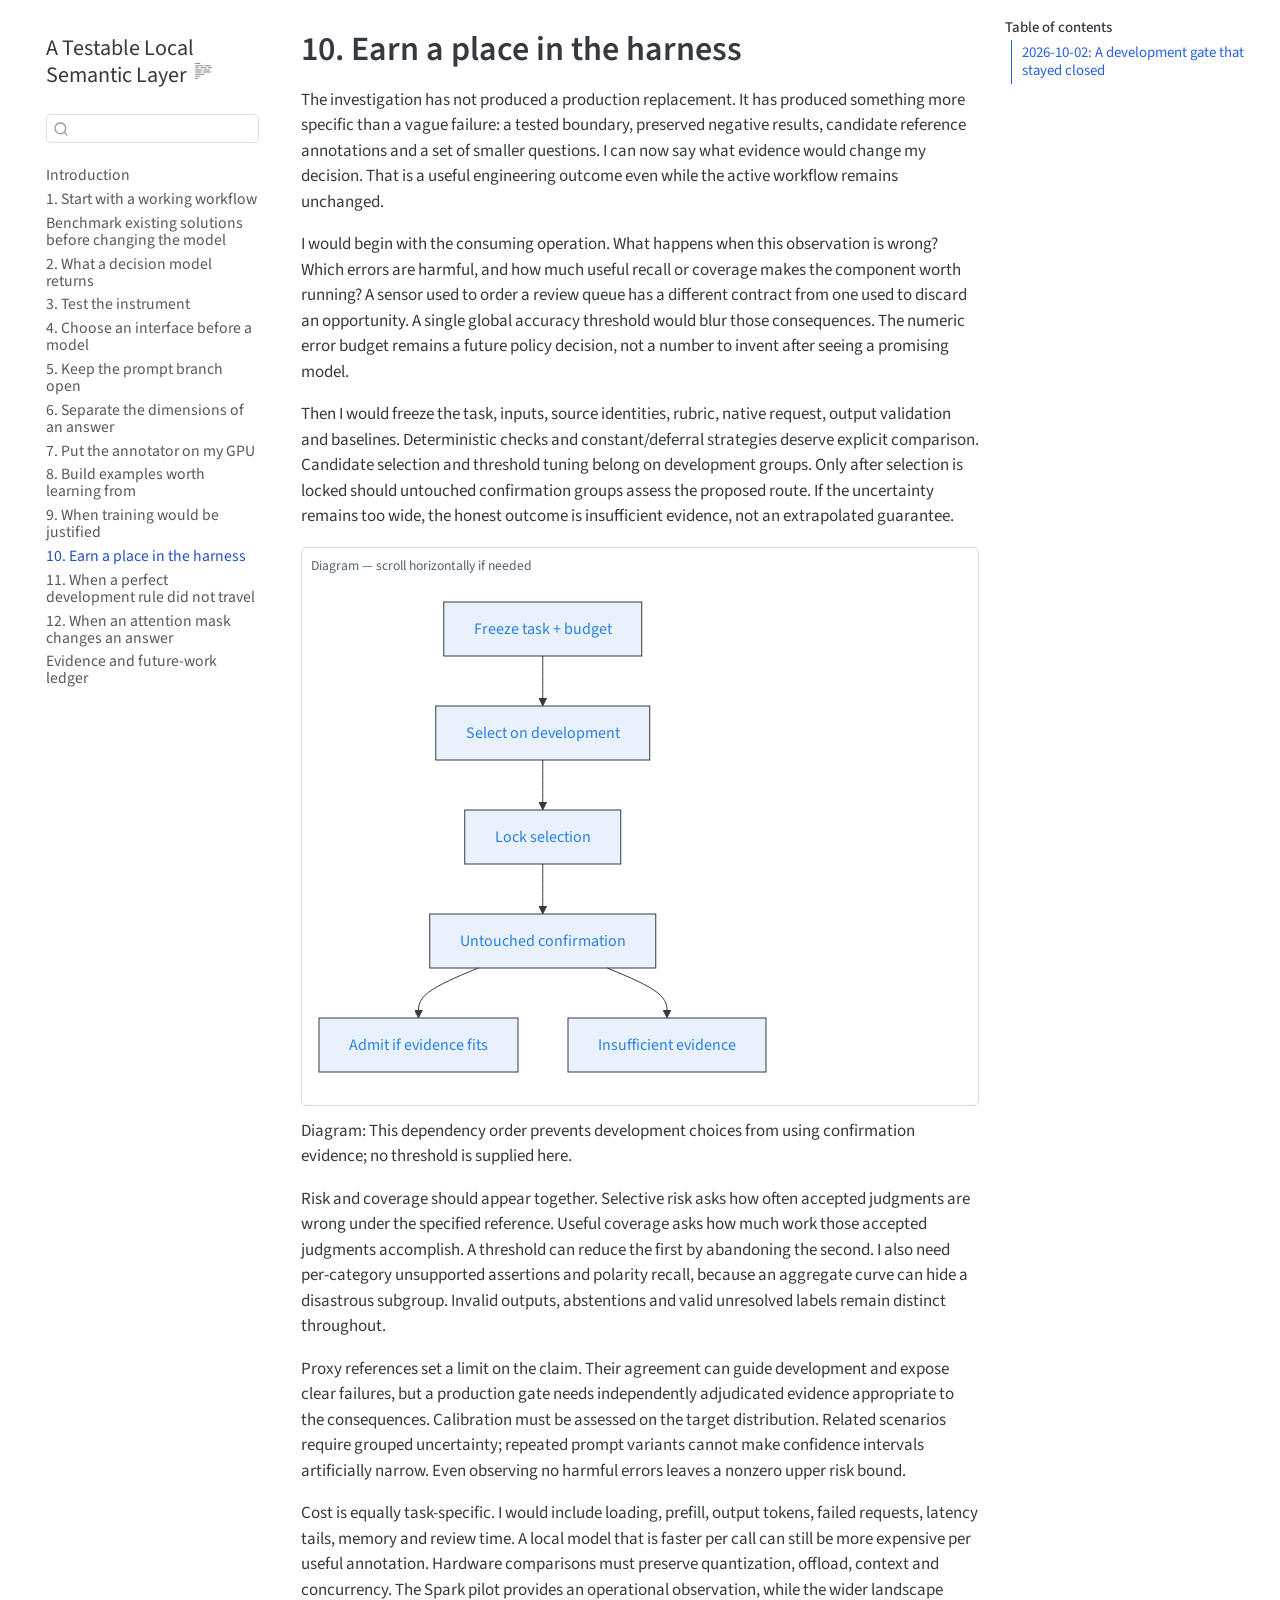
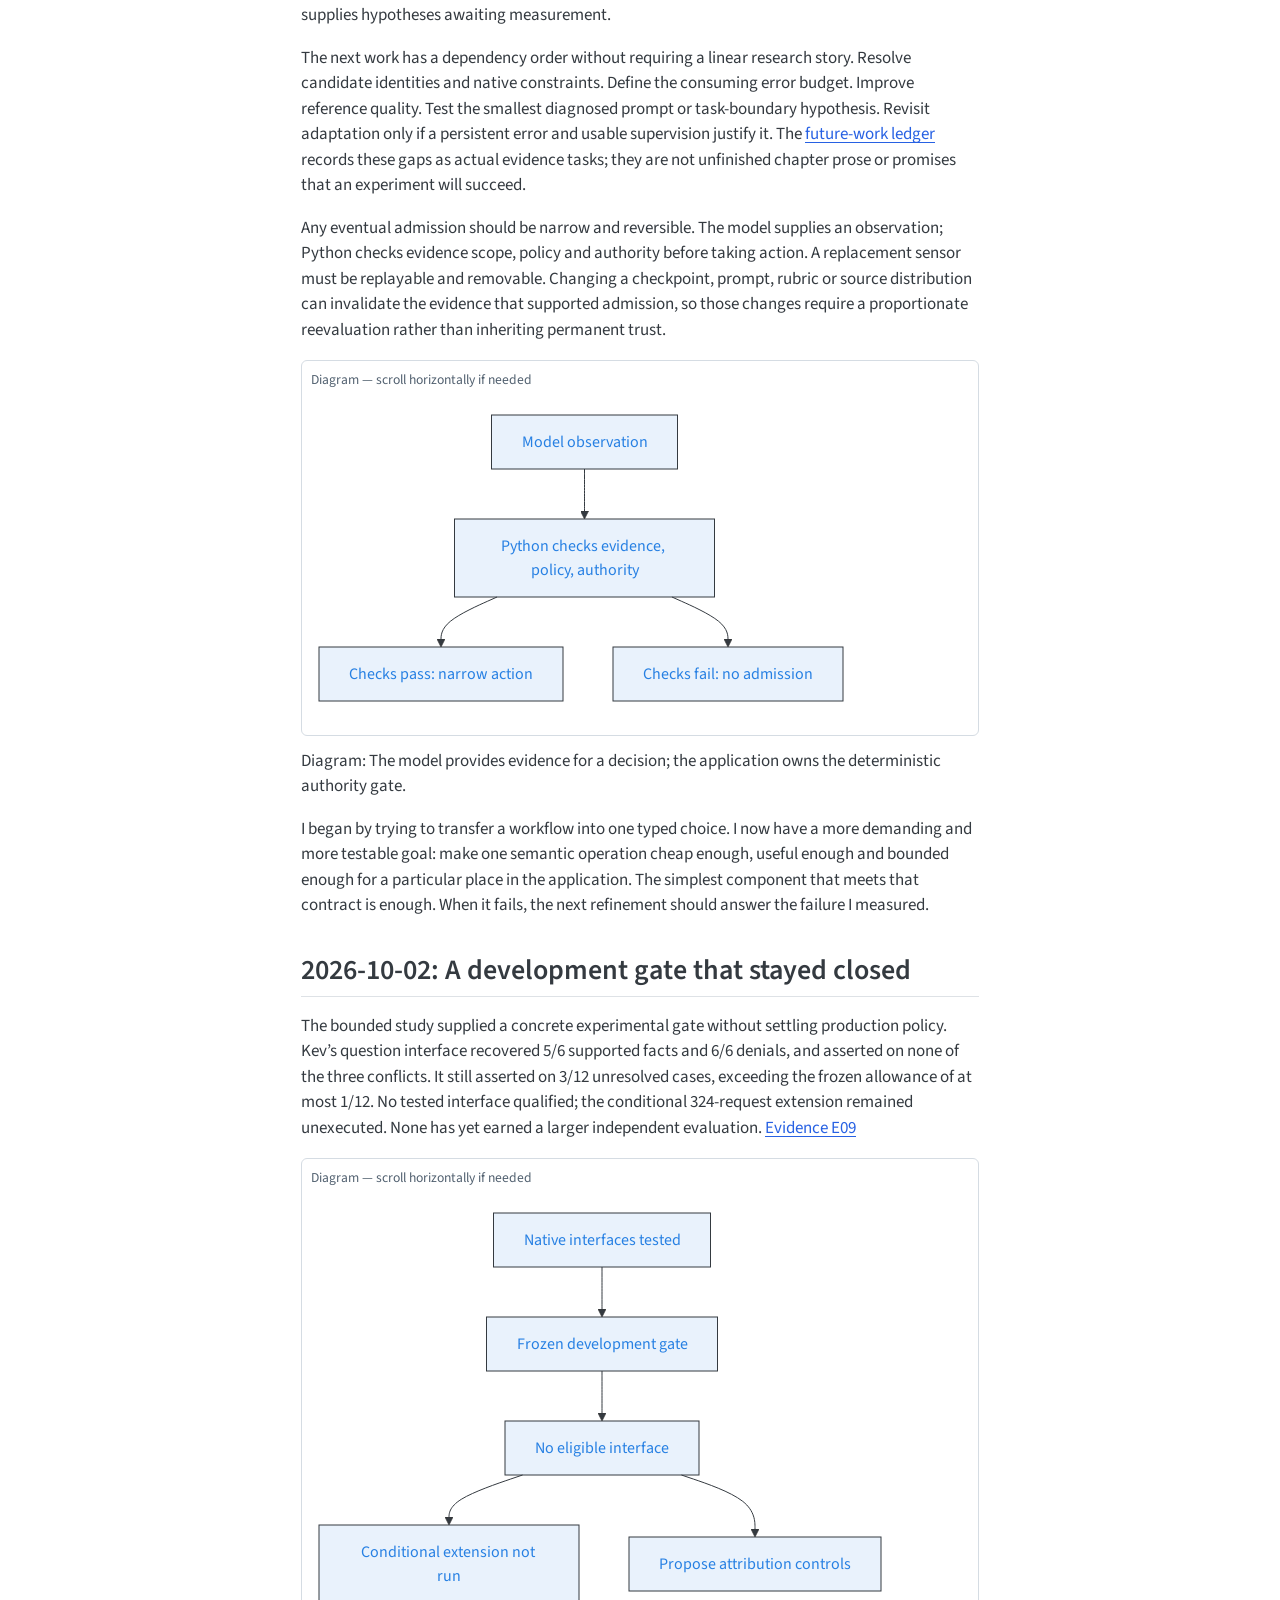
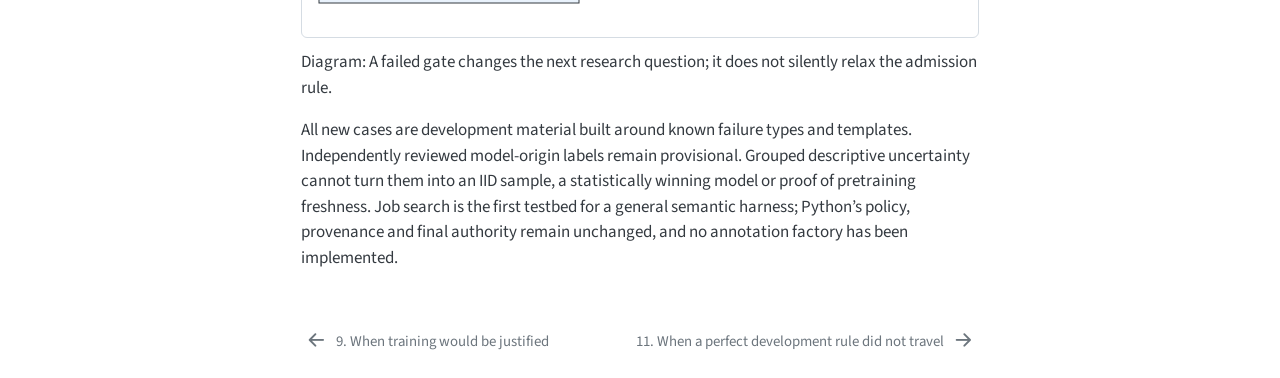
<file: docs/10-gates.html>
<!DOCTYPE html>
<html xmlns="http://www.w3.org/1999/xhtml" lang="en" xml:lang="en"><head>

<meta charset="utf-8">
<meta name="generator" content="quarto-1.10.18">

<meta name="viewport" content="width=device-width, initial-scale=1.0, user-scalable=yes">


<title>10. Earn a place in the harness – A Testable Local Semantic Layer</title>
<style>
/* Default styles provided by pandoc.
** See https://pandoc.org/MANUAL.html#variables-for-html for config info.
*/
span.smallcaps{font-variant: small-caps;}
div.columns{display: flex; gap: 1.5em;}
div.column{flex: auto;}
@media screen {
div.columns{gap: min(4vw, 1.5em);}
div.column{overflow-x: auto;}
}
div.hanging-indent{margin-left: 1.5em; text-indent: -1.5em;}
ul.task-list{list-style: none;}
ul.task-list li input[type="checkbox"] {
  width: 0.8em;
  margin: 0 0.8em 0.2em -1em; /* quarto-specific, see https://github.com/quarto-dev/quarto-cli/issues/4556 */ 
  vertical-align: middle;
}
</style>


<script src="site_libs/quarto-nav/quarto-nav.js"></script>
<script src="site_libs/quarto-nav/headroom.min.js"></script>
<script src="site_libs/clipboard/clipboard.min.js"></script>
<script src="site_libs/quarto-search/autocomplete.umd.js"></script>
<script src="site_libs/quarto-search/fuse.min.js"></script>
<script src="site_libs/quarto-search/quarto-search.js"></script>
<meta name="quarto:offset" content="./">
<link href="./11-priors.html" rel="next">
<link href="./09-training.html" rel="prev">
<script src="site_libs/quarto-html/quarto.js" type="module"></script>
<script src="site_libs/quarto-html/tabsets/tabsets.js" type="module"></script>
<script src="site_libs/quarto-html/popper.min.js"></script>
<script src="site_libs/quarto-html/tippy.umd.min.js"></script>
<script src="site_libs/quarto-html/anchor.min.js"></script>
<link href="site_libs/quarto-html/tippy.css" rel="stylesheet">
<link href="site_libs/quarto-html/quarto-syntax-highlighting-64a204ab8560d761af7679ceaba22944.css" rel="stylesheet" id="quarto-text-highlighting-styles">
<script src="site_libs/bootstrap/bootstrap.min.js"></script>
<link href="site_libs/bootstrap/bootstrap-icons.css" rel="stylesheet">
<link href="site_libs/bootstrap/bootstrap-7227454d60a76f7036b3a8bd656475dd.min.css" rel="stylesheet" append-hash="true" id="quarto-bootstrap" data-mode="light">
<script id="quarto-search-options" type="application/json">{
  "location": "sidebar",
  "copy-button": false,
  "collapse-after": 3,
  "panel-placement": "start",
  "type": "textbox",
  "limit": 50,
  "keyboard-shortcut": [
    "f",
    "/",
    "s"
  ],
  "show-item-context": false,
  "language": {
    "search-no-results-text": "No results",
    "search-matching-documents-text": "matching documents",
    "search-copy-link-title": "Copy link to search",
    "search-hide-matches-text": "Hide additional matches",
    "search-more-match-text": "more match in this document",
    "search-more-matches-text": "more matches in this document",
    "search-clear-button-title": "Clear",
    "search-text-placeholder": "",
    "search-detached-cancel-button-title": "Cancel",
    "search-submit-button-title": "Submit",
    "search-label": "Search"
  }
}</script>
<script src="site_libs/quarto-diagram/mermaid.min.js"></script>
<script src="site_libs/quarto-diagram/mermaid-init.js"></script>
<link href="site_libs/quarto-diagram/mermaid.css" rel="stylesheet">


<link rel="stylesheet" href="styles.css">
</head>

<body class="nav-sidebar floating quarto-light">

<div id="quarto-search-results"></div>
  <header id="quarto-header" class="headroom fixed-top">
  <nav class="quarto-secondary-nav">
    <div class="container-fluid d-flex">
      <button type="button" class="quarto-btn-toggle btn" data-bs-toggle="collapse" role="button" data-bs-target=".quarto-sidebar-collapse-item" aria-controls="quarto-sidebar" aria-expanded="false" aria-label="Toggle sidebar navigation" onclick="if (window.quartoToggleHeadroom) { window.quartoToggleHeadroom(); }">
        <i class="bi bi-layout-text-sidebar-reverse"></i>
      </button>
        <nav class="quarto-page-breadcrumbs" aria-label="breadcrumb"><ol class="breadcrumb"><li class="breadcrumb-item"><a href="./10-gates.html"><span class="chapter-title">10. Earn a place in the harness</span></a></li></ol></nav>
        <a class="flex-grow-1" role="navigation" data-bs-toggle="collapse" data-bs-target=".quarto-sidebar-collapse-item" aria-controls="quarto-sidebar" aria-expanded="false" aria-label="Toggle sidebar navigation" onclick="if (window.quartoToggleHeadroom) { window.quartoToggleHeadroom(); }">      
        </a>
      <button type="button" class="btn quarto-search-button" aria-label="Search" onclick="window.quartoOpenSearch();">
        <i class="bi bi-search"></i>
      </button>
    </div>
  </nav>
</header>
<!-- content -->
<div id="quarto-content" class="quarto-container page-columns page-rows-contents page-layout-article">
<!-- sidebar -->
  <nav id="quarto-sidebar" class="sidebar collapse collapse-horizontal quarto-sidebar-collapse-item sidebar-navigation floating overflow-auto">
    <div class="pt-lg-2 mt-2 text-left sidebar-header">
    <div class="sidebar-title mb-0 py-0">
      <a href="./">A Testable Local Semantic Layer</a> 
        <div class="sidebar-tools-main">
  <a href="" class="quarto-reader-toggle quarto-navigation-tool px-1" onclick="window.quartoToggleReader(); return false;" title="Toggle reader mode">
  <div class="quarto-reader-toggle-btn">
  <i class="bi"></i>
  </div>
</a>
</div>
    </div>
      </div>
        <div class="mt-2 flex-shrink-0 align-items-center">
        <div class="sidebar-search">
        <div id="quarto-search" class="" title="Search"></div>
        </div>
        </div>
    <div class="sidebar-menu-container"> 
    <ul class="list-unstyled mt-1">
        <li class="sidebar-item">
  <div class="sidebar-item-container"> 
  <a href="./index.html" class="sidebar-item-text sidebar-link"><span class="chapter-title">Introduction</span></a>
  </div>
</li>
        <li class="sidebar-item">
  <div class="sidebar-item-container"> 
  <a href="./01-workflow.html" class="sidebar-item-text sidebar-link"><span class="chapter-title">1. Start with a working workflow</span></a>
  </div>
</li>
        <li class="sidebar-item">
  <div class="sidebar-item-container"> 
  <a href="./02-existing-solutions.html" class="sidebar-item-text sidebar-link"><span class="chapter-title">Benchmark existing solutions before changing the model</span></a>
  </div>
</li>
        <li class="sidebar-item">
  <div class="sidebar-item-container"> 
  <a href="./02-instrument.html" class="sidebar-item-text sidebar-link"><span class="chapter-title">2. What a decision model returns</span></a>
  </div>
</li>
        <li class="sidebar-item">
  <div class="sidebar-item-container"> 
  <a href="./03-diagnostics.html" class="sidebar-item-text sidebar-link"><span class="chapter-title">3. Test the instrument</span></a>
  </div>
</li>
        <li class="sidebar-item">
  <div class="sidebar-item-container"> 
  <a href="./04-landscape.html" class="sidebar-item-text sidebar-link"><span class="chapter-title">4. Choose an interface before a model</span></a>
  </div>
</li>
        <li class="sidebar-item">
  <div class="sidebar-item-container"> 
  <a href="./05-prompts.html" class="sidebar-item-text sidebar-link"><span class="chapter-title">5. Keep the prompt branch open</span></a>
  </div>
</li>
        <li class="sidebar-item">
  <div class="sidebar-item-container"> 
  <a href="./06-references.html" class="sidebar-item-text sidebar-link"><span class="chapter-title">6. Separate the dimensions of an answer</span></a>
  </div>
</li>
        <li class="sidebar-item">
  <div class="sidebar-item-container"> 
  <a href="./07-spark.html" class="sidebar-item-text sidebar-link"><span class="chapter-title">7. Put the annotator on my GPU</span></a>
  </div>
</li>
        <li class="sidebar-item">
  <div class="sidebar-item-container"> 
  <a href="./08-supervision.html" class="sidebar-item-text sidebar-link"><span class="chapter-title">8. Build examples worth learning from</span></a>
  </div>
</li>
        <li class="sidebar-item">
  <div class="sidebar-item-container"> 
  <a href="./09-training.html" class="sidebar-item-text sidebar-link"><span class="chapter-title">9. When training would be justified</span></a>
  </div>
</li>
        <li class="sidebar-item">
  <div class="sidebar-item-container"> 
  <a href="./10-gates.html" class="sidebar-item-text sidebar-link active"><span class="chapter-title">10. Earn a place in the harness</span></a>
  </div>
</li>
        <li class="sidebar-item">
  <div class="sidebar-item-container"> 
  <a href="./11-priors.html" class="sidebar-item-text sidebar-link"><span class="chapter-title">11. When a perfect development rule did not travel</span></a>
  </div>
</li>
        <li class="sidebar-item">
  <div class="sidebar-item-container"> 
  <a href="./12-attention.html" class="sidebar-item-text sidebar-link"><span class="chapter-title">12. When an attention mask changes an answer</span></a>
  </div>
</li>
        <li class="sidebar-item">
  <div class="sidebar-item-container"> 
  <a href="./evidence.html" class="sidebar-item-text sidebar-link"><span class="chapter-title">Evidence and future-work ledger</span></a>
  </div>
</li>
    </ul>
    </div>
</nav>
<div id="quarto-sidebar-glass" class="quarto-sidebar-collapse-item" data-bs-toggle="collapse" data-bs-target=".quarto-sidebar-collapse-item"></div>
<!-- margin-sidebar -->
    <div id="quarto-margin-sidebar" class="sidebar margin-sidebar">
        <nav id="TOC" role="doc-toc" class="toc-active">
    <h2 id="toc-title">Table of contents</h2>
   
  <ul>
  <li><a href="#a-development-gate-that-stayed-closed" id="toc-a-development-gate-that-stayed-closed" class="nav-link active" data-scroll-target="#a-development-gate-that-stayed-closed">2026-10-02: A development gate that stayed closed</a></li>
  </ul>
</nav>
    </div>
<!-- main -->
<main class="content" id="quarto-document-content">

<header id="title-block-header" class="quarto-title-block default">
<div class="quarto-title">
<h1 class="title"><span class="chapter-title">10. Earn a place in the harness</span></h1>
</div>



<div class="quarto-title-meta">

    
  
    
  </div>
  


</header>


<!-- block: ch10-001 -->
<p><span id="ch10-001"></span></p>
<!-- block: ch10-002 -->
<p><span id="ch10-002"></span></p>
<p>The investigation has not produced a production replacement. It has produced something more specific than a vague failure: a tested boundary, preserved negative results, candidate reference annotations and a set of smaller questions. I can now say what evidence would change my decision. That is a useful engineering outcome even while the active workflow remains unchanged.</p>
<!-- block: ch10-003 -->
<p><span id="ch10-003"></span></p>
<p>I would begin with the consuming operation. What happens when this observation is wrong? Which errors are harmful, and how much useful recall or coverage makes the component worth running? A sensor used to order a review queue has a different contract from one used to discard an opportunity. A single global accuracy threshold would blur those consequences. The numeric error budget remains a future policy decision, not a number to invent after seeing a promising model.</p>
<!-- block: ch10-004 -->
<p><span id="ch10-004"></span></p>
<p>Then I would freeze the task, inputs, source identities, rubric, native request, output validation and baselines. Deterministic checks and constant/deferral strategies deserve explicit comparison. Candidate selection and threshold tuning belong on development groups. Only after selection is locked should untouched confirmation groups assess the proposed route. If the uncertainty remains too wide, the honest outcome is insufficient evidence, not an extrapolated guarantee.</p>
<!-- block: ch10-diagram-01 -->
<p><span id="ch10-diagram-01"></span></p>
<div class="cell" data-fig-responsive="false" data-layout-align="default">
<div class="cell-output-display">
<div>
<p></p><figure class="figure"><p></p>
<div>
<pre class="mermaid mermaid-js">%%{init: {"flowchart": {"useMaxWidth": false}}}%%
flowchart TD
accTitle: Evidence gates before admission
accDescr: Define the consequence-specific error budget, freeze the task and baselines, select on development groups, lock the selection, then use untouched confirmation to decide whether evidence supports admission or remains insufficient.
    A["Freeze task + budget"] --&gt; C["Select on development"]
    C --&gt; D["Lock selection"]
    D --&gt; E["Untouched confirmation"]
    E --&gt; F["Admit if evidence fits"]
    E --&gt; G["Insufficient evidence"]
</pre>
</div>
<p></p></figure><p></p>
</div>
</div>
</div>
<p>Diagram: This dependency order prevents development choices from using confirmation evidence; no threshold is supplied here.</p>
<!-- block: ch10-005 -->
<p><span id="ch10-005"></span></p>
<p>Risk and coverage should appear together. Selective risk asks how often accepted judgments are wrong under the specified reference. Useful coverage asks how much work those accepted judgments accomplish. A threshold can reduce the first by abandoning the second. I also need per-category unsupported assertions and polarity recall, because an aggregate curve can hide a disastrous subgroup. Invalid outputs, abstentions and valid unresolved labels remain distinct throughout.</p>
<!-- block: ch10-006 -->
<p><span id="ch10-006"></span></p>
<p>Proxy references set a limit on the claim. Their agreement can guide development and expose clear failures, but a production gate needs independently adjudicated evidence appropriate to the consequences. Calibration must be assessed on the target distribution. Related scenarios require grouped uncertainty; repeated prompt variants cannot make confidence intervals artificially narrow. Even observing no harmful errors leaves a nonzero upper risk bound.</p>
<!-- block: ch10-007 -->
<p><span id="ch10-007"></span></p>
<p>Cost is equally task-specific. I would include loading, prefill, output tokens, failed requests, latency tails, memory and review time. A local model that is faster per call can still be more expensive per useful annotation. Hardware comparisons must preserve quantization, offload, context and concurrency. The Spark pilot provides an operational observation, while the wider landscape supplies hypotheses awaiting measurement.</p>
<!-- block: ch10-008 -->
<p><span id="ch10-008"></span></p>
<p>The next work has a dependency order without requiring a linear research story. Resolve candidate identities and native constraints. Define the consuming error budget. Improve reference quality. Test the smallest diagnosed prompt or task-boundary hypothesis. Revisit adaptation only if a persistent error and usable supervision justify it. The <a href="./evidence.html#future-work">future-work ledger</a> records these gaps as actual evidence tasks; they are not unfinished chapter prose or promises that an experiment will succeed.</p>
<!-- block: ch10-009 -->
<p><span id="ch10-009"></span></p>
<p>Any eventual admission should be narrow and reversible. The model supplies an observation; Python checks evidence scope, policy and authority before taking action. A replacement sensor must be replayable and removable. Changing a checkpoint, prompt, rubric or source distribution can invalidate the evidence that supported admission, so those changes require a proportionate reevaluation rather than inheriting permanent trust.</p>
<!-- block: ch10-diagram-02 -->
<p><span id="ch10-diagram-02"></span></p>
<div class="cell" data-fig-responsive="false" data-layout-align="default">
<div class="cell-output-display">
<div>
<p></p><figure class="figure"><p></p>
<div>
<pre class="mermaid mermaid-js">%%{init: {"flowchart": {"useMaxWidth": false}}}%%
flowchart TD
accTitle: Python controls the action gate
accDescr: The model returns an observation to Python, which checks evidence scope, policy, and authority before allowing a narrow action; if checks fail, the observation is not admitted.
    A["Model observation"] --&gt; B["Python checks evidence, policy, authority"]
    B --&gt; C["Checks pass: narrow action"]
    B --&gt; D["Checks fail: no admission"]
</pre>
</div>
<p></p></figure><p></p>
</div>
</div>
</div>
<p>Diagram: The model provides evidence for a decision; the application owns the deterministic authority gate.</p>
<!-- block: ch10-010 -->
<p><span id="ch10-010"></span></p>
<p>I began by trying to transfer a workflow into one typed choice. I now have a more demanding and more testable goal: make one semantic operation cheap enough, useful enough and bounded enough for a particular place in the application. The simplest component that meets that contract is enough. When it fails, the next refinement should answer the failure I measured.</p>
<!-- block: ch10-011 -->
<p><span id="ch10-011"></span></p>
<section id="a-development-gate-that-stayed-closed" class="level2">
<h2 class="anchored" data-anchor-id="a-development-gate-that-stayed-closed">2026-10-02: A development gate that stayed closed</h2>
<p>The bounded study supplied a concrete experimental gate without settling production policy. Kev’s question interface recovered 5/6 supported facts and 6/6 denials, and asserted on none of the three conflicts. It still asserted on 3/12 unresolved cases, exceeding the frozen allowance of at most 1/12. No tested interface qualified; the conditional 324-request extension remained unexecuted. None has yet earned a larger independent evaluation. <a href="./evidence.html#e09-bounded-native-robustness">Evidence E09</a></p>
<!-- block: ch10-diagram-03 -->
<p><span id="ch10-diagram-03"></span></p>
<div class="cell" data-fig-responsive="false" data-layout-align="default">
<div class="cell-output-display">
<div>
<p></p><figure class="figure"><p></p>
<div>
<pre class="mermaid mermaid-js">%%{init: {"flowchart": {"useMaxWidth": false}}}%%
flowchart TD
    accTitle: The development gate prevents an unearned extension
    accDescr: Tested native interfaces fail the frozen development eligibility gate, so the conditional extension does not run. Diagnosed attribution failures instead inform a proposed new development protocol.
    Interfaces["Native interfaces tested"] --&gt; Gate["Frozen development gate"]
    Gate --&gt; Failed["No eligible interface"]
    Failed --&gt; Stopped["Conditional extension not run"]
    Failed --&gt; Proposed["Propose attribution controls"]
</pre>
</div>
<p></p></figure><p></p>
</div>
</div>
</div>
<p>Diagram: A failed gate changes the next research question; it does not silently relax the admission rule.</p>
<!-- block: ch10-012 -->
<p><span id="ch10-012"></span></p>
<p>All new cases are development material built around known failure types and templates. Independently reviewed model-origin labels remain provisional. Grouped descriptive uncertainty cannot turn them into an IID sample, a statistically winning model or proof of pretraining freshness. Job search is the first testbed for a general semantic harness; Python’s policy, provenance and final authority remain unchanged, and no annotation factory has been implemented.</p>


</section>

</main> <!-- /main -->
<script id="quarto-html-after-body" type="application/javascript">
  window.document.addEventListener("DOMContentLoaded", function (event) {
    const icon = "";
    const anchorJS = new window.AnchorJS();
    anchorJS.options = {
      placement: 'right',
      icon: icon
    };
    anchorJS.add('.anchored');
    const isCodeAnnotation = (el) => {
      for (const clz of el.classList) {
        if (clz.startsWith('code-annotation-')) {                     
          return true;
        }
      }
      return false;
    }
    const onCopySuccess = function(e) {
      // button target
      const button = e.trigger;
      // don't keep focus
      button.blur();
      // flash "checked"
      button.classList.add('code-copy-button-checked');
      var currentTitle = button.getAttribute("title");
      button.setAttribute("title", "Copied!");
      let tooltip;
      if (window.bootstrap) {
        button.setAttribute("data-bs-toggle", "tooltip");
        button.setAttribute("data-bs-placement", "left");
        button.setAttribute("data-bs-title", "Copied!");
        tooltip = new bootstrap.Tooltip(button, 
          { trigger: "manual", 
            customClass: "code-copy-button-tooltip",
            offset: [0, -8]});
        tooltip.show();    
      }
      setTimeout(function() {
        if (tooltip) {
          tooltip.hide();
          button.removeAttribute("data-bs-title");
          button.removeAttribute("data-bs-toggle");
          button.removeAttribute("data-bs-placement");
        }
        button.setAttribute("title", currentTitle);
        button.classList.remove('code-copy-button-checked');
      }, 1000);
      // clear code selection
      e.clearSelection();
    }
    const getTextToCopy = function(trigger) {
      const outerScaffold = trigger.parentElement.cloneNode(true);
      const codeEl = outerScaffold.querySelector('code');
      for (const childEl of codeEl.children) {
        if (isCodeAnnotation(childEl)) {
          childEl.remove();
        }
      }
      return codeEl.innerText;
    }
    const clipboard = new window.ClipboardJS('.code-copy-button:not([data-in-quarto-modal])', {
      text: getTextToCopy
    });
    clipboard.on('success', onCopySuccess);
    if (window.document.getElementById('quarto-embedded-source-code-modal')) {
      const clipboardModal = new window.ClipboardJS('.code-copy-button[data-in-quarto-modal]', {
        text: getTextToCopy,
        container: window.document.getElementById('quarto-embedded-source-code-modal')
      });
      clipboardModal.on('success', onCopySuccess);
    }
      var localhostRegex = new RegExp(/^(?:http|https):\/\/localhost\:?[0-9]*\//);
      var mailtoRegex = new RegExp(/^mailto:/);
        var filterRegex = new RegExp('/' + window.location.host + '/');
      var isInternal = (href) => {
          return filterRegex.test(href) || localhostRegex.test(href) || mailtoRegex.test(href);
      }
      // Inspect non-navigation links and adorn them if external
     var links = window.document.querySelectorAll('a[href]:not(.nav-link):not(.navbar-brand):not(.toc-action):not(.sidebar-link):not(.sidebar-item-toggle):not(.pagination-link):not(.no-external):not([aria-hidden]):not(.dropdown-item):not(.quarto-navigation-tool):not(.about-link)');
      for (var i=0; i<links.length; i++) {
        const link = links[i];
        if (!isInternal(link.href)) {
          // undo the damage that might have been done by quarto-nav.js in the case of
          // links that we want to consider external
          if (link.dataset.originalHref !== undefined) {
            link.href = link.dataset.originalHref;
          }
        }
      }
    function tippyHover(el, contentFn, onTriggerFn, onUntriggerFn) {
      const config = {
        allowHTML: true,
        maxWidth: 500,
        delay: 100,
        arrow: false,
        appendTo: function(el) {
            return el.parentElement;
        },
        interactive: true,
        interactiveBorder: 10,
        theme: 'quarto',
        placement: 'bottom-start',
      };
      if (contentFn) {
        config.content = contentFn;
      }
      if (onTriggerFn) {
        config.onTrigger = onTriggerFn;
      }
      if (onUntriggerFn) {
        config.onUntrigger = onUntriggerFn;
      }
      window.tippy(el, config); 
    }
    const noterefs = window.document.querySelectorAll('a[role="doc-noteref"]');
    for (var i=0; i<noterefs.length; i++) {
      const ref = noterefs[i];
      tippyHover(ref, function() {
        // use id or data attribute instead here
        let href = ref.getAttribute('data-footnote-href') || ref.getAttribute('href');
        try { href = new URL(href).hash; } catch {}
        const id = href.replace(/^#\/?/, "");
        const note = window.document.getElementById(id);
        if (note) {
          return note.innerHTML;
        } else {
          return "";
        }
      });
    }
    const xrefs = window.document.querySelectorAll('a.quarto-xref');
    const processXRef = (id, note) => {
      // Strip column container classes
      const stripColumnClz = (el) => {
        el.classList.remove("page-full", "page-columns");
        if (el.children) {
          for (const child of el.children) {
            stripColumnClz(child);
          }
        }
      }
      stripColumnClz(note)
      if (id === null || id.startsWith('sec-')) {
        // Special case sections, only their first couple elements
        const container = document.createElement("div");
        if (note.children && note.children.length > 2) {
          container.appendChild(note.children[0].cloneNode(true));
          for (let i = 1; i < note.children.length; i++) {
            const child = note.children[i];
            if (child.tagName === "P" && child.innerText === "") {
              continue;
            } else {
              container.appendChild(child.cloneNode(true));
              break;
            }
          }
          if (window.Quarto?.typesetMath) {
            window.Quarto.typesetMath(container);
          }
          return container.innerHTML
        } else {
          if (window.Quarto?.typesetMath) {
            window.Quarto.typesetMath(note);
          }
          return note.innerHTML;
        }
      } else {
        // Remove any anchor links if they are present
        const anchorLink = note.querySelector('a.anchorjs-link');
        if (anchorLink) {
          anchorLink.remove();
        }
        if (window.Quarto?.typesetMath) {
          window.Quarto.typesetMath(note);
        }
        if (note.classList.contains("callout")) {
          return note.outerHTML;
        } else {
          return note.innerHTML;
        }
      }
    }
    for (var i=0; i<xrefs.length; i++) {
      const xref = xrefs[i];
      tippyHover(xref, undefined, function(instance) {
        instance.disable();
        let url = xref.getAttribute('href');
        let hash = undefined; 
        if (url.startsWith('#')) {
          hash = url;
        } else {
          try { hash = new URL(url).hash; } catch {}
        }
        if (hash) {
          const id = hash.replace(/^#\/?/, "");
          const note = window.document.getElementById(id);
          if (note !== null) {
            try {
              const html = processXRef(id, note.cloneNode(true));
              instance.setContent(html);
            } finally {
              instance.enable();
              instance.show();
            }
          } else {
            // See if we can fetch this
            fetch(url.split('#')[0])
            .then(res => res.text())
            .then(html => {
              const parser = new DOMParser();
              const htmlDoc = parser.parseFromString(html, "text/html");
              const note = htmlDoc.getElementById(id);
              if (note !== null) {
                const html = processXRef(id, note);
                instance.setContent(html);
              } 
            }).finally(() => {
              instance.enable();
              instance.show();
            });
          }
        } else {
          // See if we can fetch a full url (with no hash to target)
          // This is a special case and we should probably do some content thinning / targeting
          fetch(url)
          .then(res => res.text())
          .then(html => {
            const parser = new DOMParser();
            const htmlDoc = parser.parseFromString(html, "text/html");
            const note = htmlDoc.querySelector('main.content');
            if (note !== null) {
              // This should only happen for chapter cross references
              // (since there is no id in the URL)
              // remove the first header
              if (note.children.length > 0 && note.children[0].tagName === "HEADER") {
                note.children[0].remove();
              }
              const html = processXRef(null, note);
              instance.setContent(html);
            } 
          }).finally(() => {
            instance.enable();
            instance.show();
          });
        }
      }, function(instance) {
      });
    }
        let selectedAnnoteEl;
        const selectorForAnnotation = ( cell, annotation) => {
          let cellAttr = 'data-code-cell="' + cell + '"';
          let lineAttr = 'data-code-annotation="' +  annotation + '"';
          const selector = 'span[' + cellAttr + '][' + lineAttr + ']';
          return selector;
        }
        const selectCodeLines = (annoteEl) => {
          const doc = window.document;
          const targetCell = annoteEl.getAttribute("data-target-cell");
          const targetAnnotation = annoteEl.getAttribute("data-target-annotation");
          const annoteSpan = window.document.querySelector(selectorForAnnotation(targetCell, targetAnnotation));
          const lines = annoteSpan.getAttribute("data-code-lines").split(",");
          const lineIds = lines.map((line) => {
            return targetCell + "-" + line;
          })
          let top = null;
          let height = null;
          let parent = null;
          if (lineIds.length > 0) {
              //compute the position of the single el (top and bottom and make a div)
              const el = window.document.getElementById(lineIds[0]);
              top = el.offsetTop;
              height = el.offsetHeight;
              parent = el.parentElement.parentElement;
            if (lineIds.length > 1) {
              const lastEl = window.document.getElementById(lineIds[lineIds.length - 1]);
              const bottom = lastEl.offsetTop + lastEl.offsetHeight;
              height = bottom - top;
            }
            if (top !== null && height !== null && parent !== null) {
              // cook up a div (if necessary) and position it 
              let div = window.document.getElementById("code-annotation-line-highlight");
              if (div === null) {
                div = window.document.createElement("div");
                div.setAttribute("id", "code-annotation-line-highlight");
                div.style.position = 'absolute';
                parent.appendChild(div);
              }
              div.style.top = top - 2 + "px";
              div.style.height = height + 4 + "px";
              div.style.left = 0;
              let gutterDiv = window.document.getElementById("code-annotation-line-highlight-gutter");
              if (gutterDiv === null) {
                gutterDiv = window.document.createElement("div");
                gutterDiv.setAttribute("id", "code-annotation-line-highlight-gutter");
                gutterDiv.style.position = 'absolute';
                const codeCell = window.document.getElementById(targetCell);
                const gutter = codeCell.querySelector('.code-annotation-gutter');
                gutter.appendChild(gutterDiv);
              }
              gutterDiv.style.top = top - 2 + "px";
              gutterDiv.style.height = height + 4 + "px";
            }
            selectedAnnoteEl = annoteEl;
          }
        };
        const unselectCodeLines = () => {
          const elementsIds = ["code-annotation-line-highlight", "code-annotation-line-highlight-gutter"];
          elementsIds.forEach((elId) => {
            const div = window.document.getElementById(elId);
            if (div) {
              div.remove();
            }
          });
          selectedAnnoteEl = undefined;
        };
          // Handle positioning of the toggle
      window.addEventListener(
        "resize",
        throttle(() => {
          elRect = undefined;
          if (selectedAnnoteEl) {
            selectCodeLines(selectedAnnoteEl);
          }
        }, 10)
      );
      function throttle(fn, ms) {
      let throttle = false;
      let timer;
        return (...args) => {
          if(!throttle) { // first call gets through
              fn.apply(this, args);
              throttle = true;
          } else { // all the others get throttled
              if(timer) clearTimeout(timer); // cancel #2
              timer = setTimeout(() => {
                fn.apply(this, args);
                timer = throttle = false;
              }, ms);
          }
        };
      }
        // Attach click handler to the DT
        const annoteDls = window.document.querySelectorAll('dt[data-target-cell]');
        for (const annoteDlNode of annoteDls) {
          annoteDlNode.addEventListener('click', (event) => {
            const clickedEl = event.target;
            if (clickedEl !== selectedAnnoteEl) {
              unselectCodeLines();
              const activeEl = window.document.querySelector('dt[data-target-cell].code-annotation-active');
              if (activeEl) {
                activeEl.classList.remove('code-annotation-active');
              }
              selectCodeLines(clickedEl);
              clickedEl.classList.add('code-annotation-active');
            } else {
              // Unselect the line
              unselectCodeLines();
              clickedEl.classList.remove('code-annotation-active');
            }
          });
        }
    const findCites = (el) => {
      const parentEl = el.parentElement;
      if (parentEl) {
        const cites = parentEl.dataset.cites;
        if (cites) {
          return {
            el,
            cites: cites.split(' ')
          };
        } else {
          return findCites(el.parentElement)
        }
      } else {
        return undefined;
      }
    };
    var bibliorefs = window.document.querySelectorAll('a[role="doc-biblioref"]');
    for (var i=0; i<bibliorefs.length; i++) {
      const ref = bibliorefs[i];
      const citeInfo = findCites(ref);
      if (citeInfo) {
        tippyHover(citeInfo.el, function() {
          var popup = window.document.createElement('div');
          citeInfo.cites.forEach(function(cite) {
            var citeDiv = window.document.createElement('div');
            citeDiv.classList.add('hanging-indent');
            citeDiv.classList.add('csl-entry');
            var biblioDiv = window.document.getElementById('ref-' + cite);
            if (biblioDiv) {
              citeDiv.innerHTML = biblioDiv.innerHTML;
            }
            popup.appendChild(citeDiv);
          });
          return popup.innerHTML;
        });
      }
    }
  });
  </script>
<nav class="page-navigation">
  <div class="nav-page nav-page-previous">
      <a href="./09-training.html" class="pagination-link" aria-label="9. When training would be justified">
        <i class="bi bi-arrow-left-short"></i> <span class="nav-page-text"><span class="chapter-title">9. When training would be justified</span></span>
      </a>          
  </div>
  <div class="nav-page nav-page-next">
      <a href="./11-priors.html" class="pagination-link" aria-label="11. When a perfect development rule did not travel">
        <span class="nav-page-text"><span class="chapter-title">11. When a perfect development rule did not travel</span></span> <i class="bi bi-arrow-right-short"></i>
      </a>
  </div>
</nav>
</div> <!-- /content -->




</body></html>
</file>
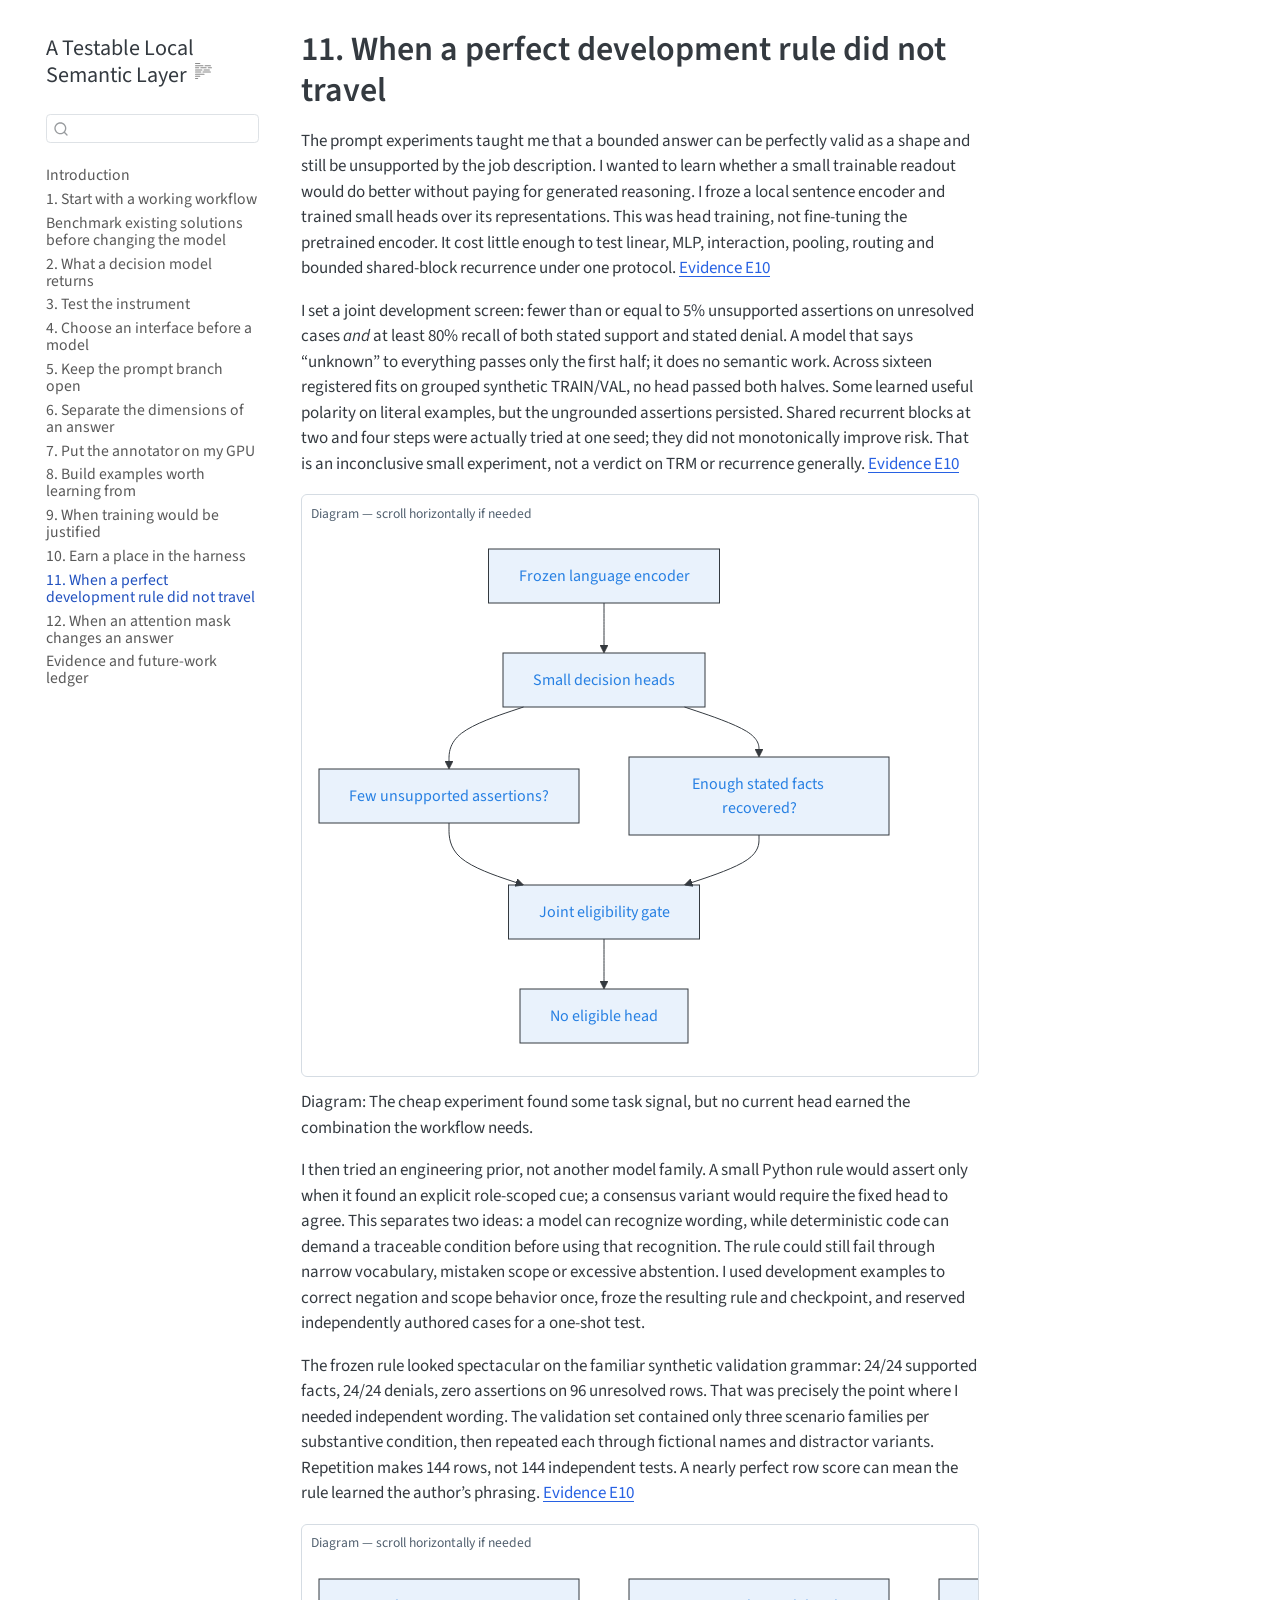
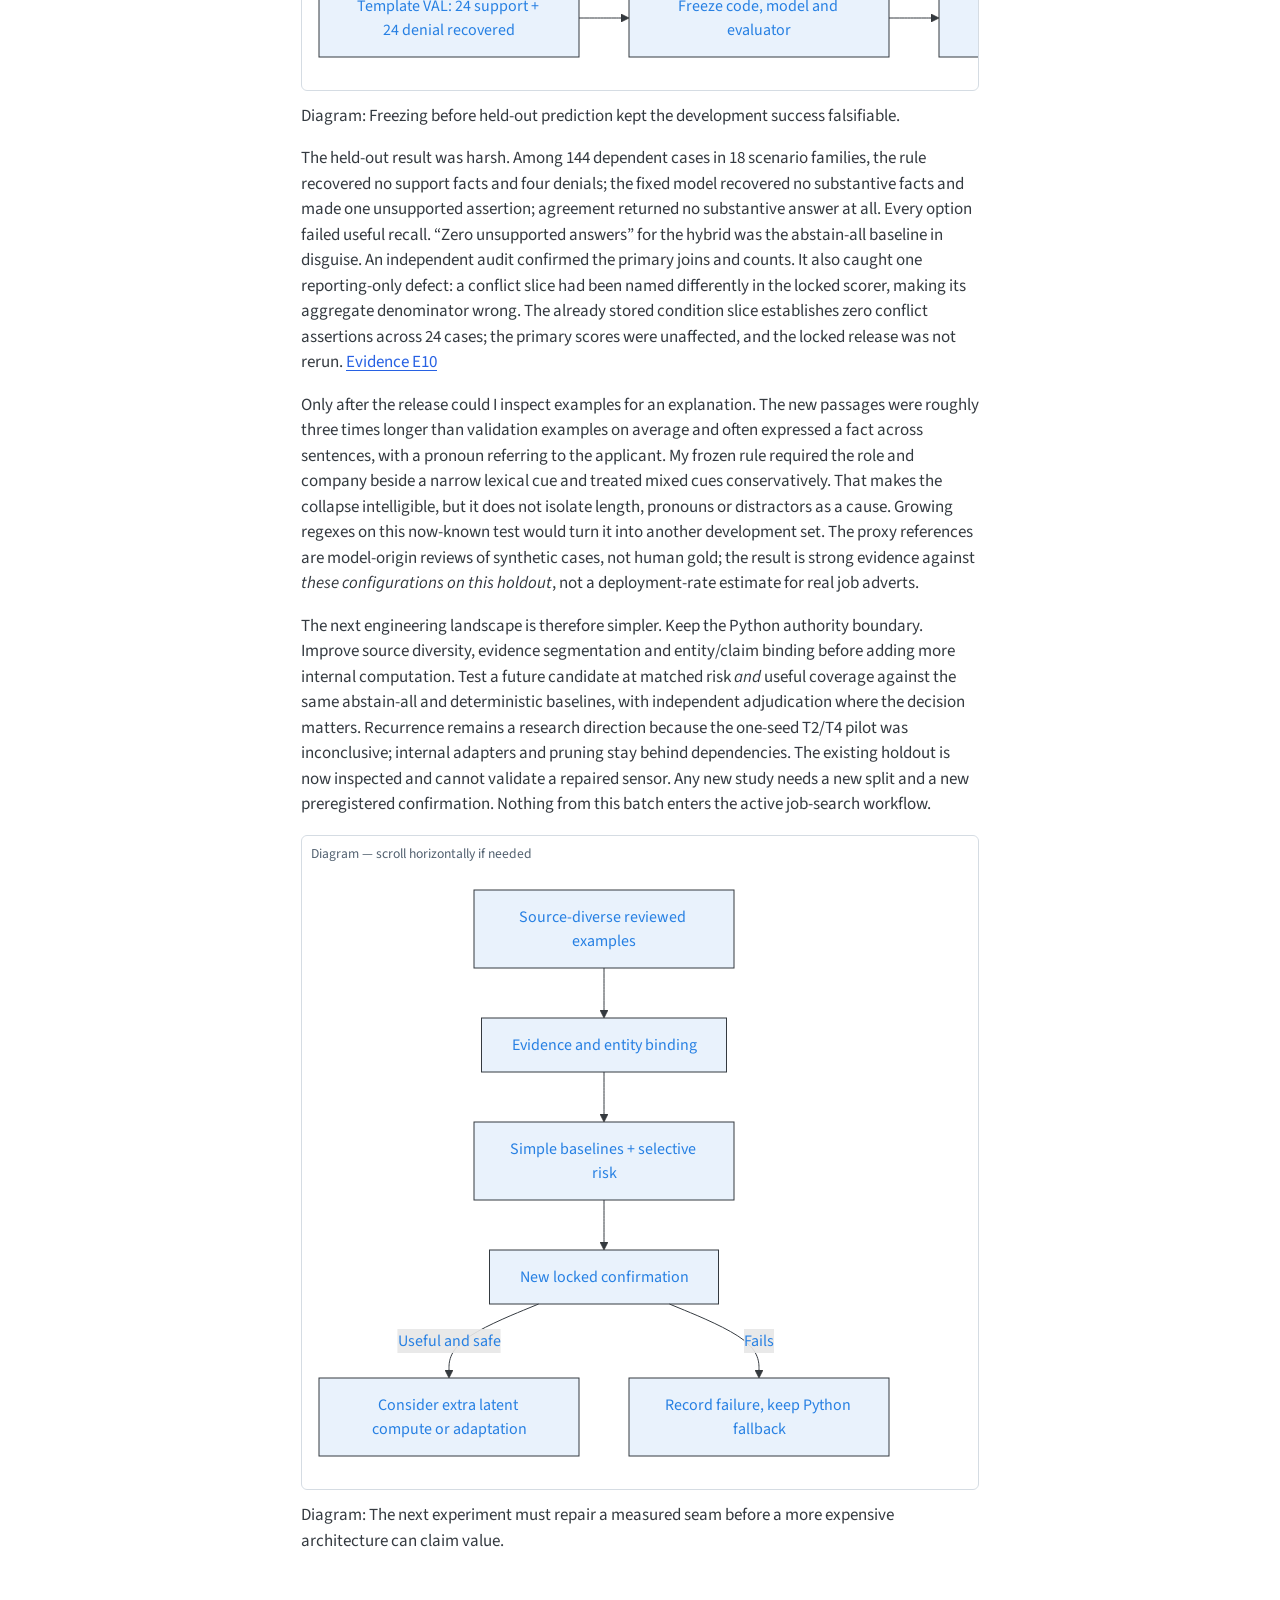
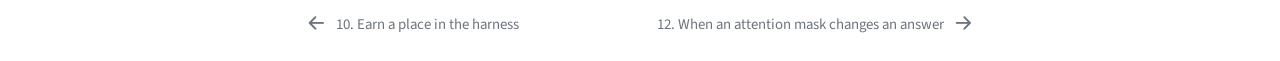
<file: docs/11-priors.html>
<!DOCTYPE html>
<html xmlns="http://www.w3.org/1999/xhtml" lang="en" xml:lang="en"><head>

<meta charset="utf-8">
<meta name="generator" content="quarto-1.10.18">

<meta name="viewport" content="width=device-width, initial-scale=1.0, user-scalable=yes">


<title>11. When a perfect development rule did not travel – A Testable Local Semantic Layer</title>
<style>
/* Default styles provided by pandoc.
** See https://pandoc.org/MANUAL.html#variables-for-html for config info.
*/
span.smallcaps{font-variant: small-caps;}
div.columns{display: flex; gap: 1.5em;}
div.column{flex: auto;}
@media screen {
div.columns{gap: min(4vw, 1.5em);}
div.column{overflow-x: auto;}
}
div.hanging-indent{margin-left: 1.5em; text-indent: -1.5em;}
ul.task-list{list-style: none;}
ul.task-list li input[type="checkbox"] {
  width: 0.8em;
  margin: 0 0.8em 0.2em -1em; /* quarto-specific, see https://github.com/quarto-dev/quarto-cli/issues/4556 */ 
  vertical-align: middle;
}
</style>


<script src="site_libs/quarto-nav/quarto-nav.js"></script>
<script src="site_libs/quarto-nav/headroom.min.js"></script>
<script src="site_libs/clipboard/clipboard.min.js"></script>
<script src="site_libs/quarto-search/autocomplete.umd.js"></script>
<script src="site_libs/quarto-search/fuse.min.js"></script>
<script src="site_libs/quarto-search/quarto-search.js"></script>
<meta name="quarto:offset" content="./">
<link href="./12-attention.html" rel="next">
<link href="./10-gates.html" rel="prev">
<script src="site_libs/quarto-html/quarto.js" type="module"></script>
<script src="site_libs/quarto-html/tabsets/tabsets.js" type="module"></script>
<script src="site_libs/quarto-html/popper.min.js"></script>
<script src="site_libs/quarto-html/tippy.umd.min.js"></script>
<script src="site_libs/quarto-html/anchor.min.js"></script>
<link href="site_libs/quarto-html/tippy.css" rel="stylesheet">
<link href="site_libs/quarto-html/quarto-syntax-highlighting-64a204ab8560d761af7679ceaba22944.css" rel="stylesheet" id="quarto-text-highlighting-styles">
<script src="site_libs/bootstrap/bootstrap.min.js"></script>
<link href="site_libs/bootstrap/bootstrap-icons.css" rel="stylesheet">
<link href="site_libs/bootstrap/bootstrap-7227454d60a76f7036b3a8bd656475dd.min.css" rel="stylesheet" append-hash="true" id="quarto-bootstrap" data-mode="light">
<script id="quarto-search-options" type="application/json">{
  "location": "sidebar",
  "copy-button": false,
  "collapse-after": 3,
  "panel-placement": "start",
  "type": "textbox",
  "limit": 50,
  "keyboard-shortcut": [
    "f",
    "/",
    "s"
  ],
  "show-item-context": false,
  "language": {
    "search-no-results-text": "No results",
    "search-matching-documents-text": "matching documents",
    "search-copy-link-title": "Copy link to search",
    "search-hide-matches-text": "Hide additional matches",
    "search-more-match-text": "more match in this document",
    "search-more-matches-text": "more matches in this document",
    "search-clear-button-title": "Clear",
    "search-text-placeholder": "",
    "search-detached-cancel-button-title": "Cancel",
    "search-submit-button-title": "Submit",
    "search-label": "Search"
  }
}</script>
<script src="site_libs/quarto-diagram/mermaid.min.js"></script>
<script src="site_libs/quarto-diagram/mermaid-init.js"></script>
<link href="site_libs/quarto-diagram/mermaid.css" rel="stylesheet">


<link rel="stylesheet" href="styles.css">
</head>

<body class="nav-sidebar floating quarto-light">

<div id="quarto-search-results"></div>
  <header id="quarto-header" class="headroom fixed-top">
  <nav class="quarto-secondary-nav">
    <div class="container-fluid d-flex">
      <button type="button" class="quarto-btn-toggle btn" data-bs-toggle="collapse" role="button" data-bs-target=".quarto-sidebar-collapse-item" aria-controls="quarto-sidebar" aria-expanded="false" aria-label="Toggle sidebar navigation" onclick="if (window.quartoToggleHeadroom) { window.quartoToggleHeadroom(); }">
        <i class="bi bi-layout-text-sidebar-reverse"></i>
      </button>
        <nav class="quarto-page-breadcrumbs" aria-label="breadcrumb"><ol class="breadcrumb"><li class="breadcrumb-item"><a href="./11-priors.html"><span class="chapter-title">11. When a perfect development rule did not travel</span></a></li></ol></nav>
        <a class="flex-grow-1" role="navigation" data-bs-toggle="collapse" data-bs-target=".quarto-sidebar-collapse-item" aria-controls="quarto-sidebar" aria-expanded="false" aria-label="Toggle sidebar navigation" onclick="if (window.quartoToggleHeadroom) { window.quartoToggleHeadroom(); }">      
        </a>
      <button type="button" class="btn quarto-search-button" aria-label="Search" onclick="window.quartoOpenSearch();">
        <i class="bi bi-search"></i>
      </button>
    </div>
  </nav>
</header>
<!-- content -->
<div id="quarto-content" class="quarto-container page-columns page-rows-contents page-layout-article">
<!-- sidebar -->
  <nav id="quarto-sidebar" class="sidebar collapse collapse-horizontal quarto-sidebar-collapse-item sidebar-navigation floating overflow-auto">
    <div class="pt-lg-2 mt-2 text-left sidebar-header">
    <div class="sidebar-title mb-0 py-0">
      <a href="./">A Testable Local Semantic Layer</a> 
        <div class="sidebar-tools-main">
  <a href="" class="quarto-reader-toggle quarto-navigation-tool px-1" onclick="window.quartoToggleReader(); return false;" title="Toggle reader mode">
  <div class="quarto-reader-toggle-btn">
  <i class="bi"></i>
  </div>
</a>
</div>
    </div>
      </div>
        <div class="mt-2 flex-shrink-0 align-items-center">
        <div class="sidebar-search">
        <div id="quarto-search" class="" title="Search"></div>
        </div>
        </div>
    <div class="sidebar-menu-container"> 
    <ul class="list-unstyled mt-1">
        <li class="sidebar-item">
  <div class="sidebar-item-container"> 
  <a href="./index.html" class="sidebar-item-text sidebar-link"><span class="chapter-title">Introduction</span></a>
  </div>
</li>
        <li class="sidebar-item">
  <div class="sidebar-item-container"> 
  <a href="./01-workflow.html" class="sidebar-item-text sidebar-link"><span class="chapter-title">1. Start with a working workflow</span></a>
  </div>
</li>
        <li class="sidebar-item">
  <div class="sidebar-item-container"> 
  <a href="./02-existing-solutions.html" class="sidebar-item-text sidebar-link"><span class="chapter-title">Benchmark existing solutions before changing the model</span></a>
  </div>
</li>
        <li class="sidebar-item">
  <div class="sidebar-item-container"> 
  <a href="./02-instrument.html" class="sidebar-item-text sidebar-link"><span class="chapter-title">2. What a decision model returns</span></a>
  </div>
</li>
        <li class="sidebar-item">
  <div class="sidebar-item-container"> 
  <a href="./03-diagnostics.html" class="sidebar-item-text sidebar-link"><span class="chapter-title">3. Test the instrument</span></a>
  </div>
</li>
        <li class="sidebar-item">
  <div class="sidebar-item-container"> 
  <a href="./04-landscape.html" class="sidebar-item-text sidebar-link"><span class="chapter-title">4. Choose an interface before a model</span></a>
  </div>
</li>
        <li class="sidebar-item">
  <div class="sidebar-item-container"> 
  <a href="./05-prompts.html" class="sidebar-item-text sidebar-link"><span class="chapter-title">5. Keep the prompt branch open</span></a>
  </div>
</li>
        <li class="sidebar-item">
  <div class="sidebar-item-container"> 
  <a href="./06-references.html" class="sidebar-item-text sidebar-link"><span class="chapter-title">6. Separate the dimensions of an answer</span></a>
  </div>
</li>
        <li class="sidebar-item">
  <div class="sidebar-item-container"> 
  <a href="./07-spark.html" class="sidebar-item-text sidebar-link"><span class="chapter-title">7. Put the annotator on my GPU</span></a>
  </div>
</li>
        <li class="sidebar-item">
  <div class="sidebar-item-container"> 
  <a href="./08-supervision.html" class="sidebar-item-text sidebar-link"><span class="chapter-title">8. Build examples worth learning from</span></a>
  </div>
</li>
        <li class="sidebar-item">
  <div class="sidebar-item-container"> 
  <a href="./09-training.html" class="sidebar-item-text sidebar-link"><span class="chapter-title">9. When training would be justified</span></a>
  </div>
</li>
        <li class="sidebar-item">
  <div class="sidebar-item-container"> 
  <a href="./10-gates.html" class="sidebar-item-text sidebar-link"><span class="chapter-title">10. Earn a place in the harness</span></a>
  </div>
</li>
        <li class="sidebar-item">
  <div class="sidebar-item-container"> 
  <a href="./11-priors.html" class="sidebar-item-text sidebar-link active"><span class="chapter-title">11. When a perfect development rule did not travel</span></a>
  </div>
</li>
        <li class="sidebar-item">
  <div class="sidebar-item-container"> 
  <a href="./12-attention.html" class="sidebar-item-text sidebar-link"><span class="chapter-title">12. When an attention mask changes an answer</span></a>
  </div>
</li>
        <li class="sidebar-item">
  <div class="sidebar-item-container"> 
  <a href="./evidence.html" class="sidebar-item-text sidebar-link"><span class="chapter-title">Evidence and future-work ledger</span></a>
  </div>
</li>
    </ul>
    </div>
</nav>
<div id="quarto-sidebar-glass" class="quarto-sidebar-collapse-item" data-bs-toggle="collapse" data-bs-target=".quarto-sidebar-collapse-item"></div>
<!-- margin-sidebar -->
    <div id="quarto-margin-sidebar" class="sidebar margin-sidebar zindex-bottom">
        
    </div>
<!-- main -->
<main class="content" id="quarto-document-content">

<header id="title-block-header" class="quarto-title-block default">
<div class="quarto-title">
<h1 class="title"><span class="chapter-title">11. When a perfect development rule did not travel</span></h1>
</div>



<div class="quarto-title-meta">

    
  
    
  </div>
  


</header>


<!-- block: ch11-001 -->
<p><span id="ch11-001"></span></p>
<!-- block: ch11-002 -->
<p><span id="ch11-002"></span></p>
<p>The prompt experiments taught me that a bounded answer can be perfectly valid as a shape and still be unsupported by the job description. I wanted to learn whether a small trainable readout would do better without paying for generated reasoning. I froze a local sentence encoder and trained small heads over its representations. This was head training, not fine-tuning the pretrained encoder. It cost little enough to test linear, MLP, interaction, pooling, routing and bounded shared-block recurrence under one protocol. <a href="./evidence.html#e10-frozen-head-and-prior-holdout">Evidence E10</a></p>
<!-- block: ch11-003 -->
<p><span id="ch11-003"></span></p>
<p>I set a joint development screen: fewer than or equal to 5% unsupported assertions on unresolved cases <em>and</em> at least 80% recall of both stated support and stated denial. A model that says “unknown” to everything passes only the first half; it does no semantic work. Across sixteen registered fits on grouped synthetic TRAIN/VAL, no head passed both halves. Some learned useful polarity on literal examples, but the ungrounded assertions persisted. Shared recurrent blocks at two and four steps were actually tried at one seed; they did not monotonically improve risk. That is an inconclusive small experiment, not a verdict on TRM or recurrence generally. <a href="./evidence.html#e10-frozen-head-and-prior-holdout">Evidence E10</a></p>
<!-- block: ch11-diagram-01 -->
<p><span id="ch11-diagram-01"></span></p>
<div class="cell" data-fig-responsive="false" data-layout-align="default">
<div class="cell-output-display">
<div>
<p></p><figure class="figure"><p></p>
<div>
<pre class="mermaid mermaid-js">%%{init: {"flowchart": {"useMaxWidth": false}}}%%
flowchart TD
    accTitle: A safety-only improvement is not a useful sensor
    accDescr: The frozen encoder feeds several small heads. Each must meet both unsupported-assertion and useful-recall gates; none did in the synthetic development pilot.
    Encoder["Frozen language encoder"] --&gt; Heads["Small decision heads"]
    Heads --&gt; Risk["Few unsupported assertions?"]
    Heads --&gt; Recall["Enough stated facts recovered?"]
    Risk --&gt; Joint["Joint eligibility gate"]
    Recall --&gt; Joint
    Joint --&gt; Result["No eligible head"]
</pre>
</div>
<p></p></figure><p></p>
</div>
</div>
</div>
<p>Diagram: The cheap experiment found some task signal, but no current head earned the combination the workflow needs.</p>
<!-- block: ch11-004 -->
<p><span id="ch11-004"></span></p>
<p>I then tried an engineering prior, not another model family. A small Python rule would assert only when it found an explicit role-scoped cue; a consensus variant would require the fixed head to agree. This separates two ideas: a model can recognize wording, while deterministic code can demand a traceable condition before using that recognition. The rule could still fail through narrow vocabulary, mistaken scope or excessive abstention. I used development examples to correct negation and scope behavior once, froze the resulting rule and checkpoint, and reserved independently authored cases for a one-shot test.</p>
<!-- block: ch11-005 -->
<p><span id="ch11-005"></span></p>
<p>The frozen rule looked spectacular on the familiar synthetic validation grammar: 24/24 supported facts, 24/24 denials, zero assertions on 96 unresolved rows. That was precisely the point where I needed independent wording. The validation set contained only three scenario families per substantive condition, then repeated each through fictional names and distractor variants. Repetition makes 144 rows, not 144 independent tests. A nearly perfect row score can mean the rule learned the author’s phrasing. <a href="./evidence.html#e10-frozen-head-and-prior-holdout">Evidence E10</a></p>
<!-- block: ch11-diagram-02 -->
<p><span id="ch11-diagram-02"></span></p>
<div class="cell" data-fig-responsive="false" data-layout-align="default">
<div class="cell-output-display">
<div>
<p></p><figure class="figure"><p></p>
<div>
<pre class="mermaid mermaid-js">%%{init: {"flowchart": {"useMaxWidth": false}}}%%
flowchart LR
    accTitle: Independent wording reverses a perfect development impression
    accDescr: The frozen deterministic rule gets all substantive validation rows right, but on a one-shot independently authored synthetic holdout it gets zero of 24 supports and four of 24 denials. No tuning on the holdout follows.
    VAL["Template VAL: 24 support + 24 denial recovered"] --&gt; Freeze["Freeze code, model and evaluator"]
    Freeze --&gt; TEST["Independent one-shot holdout"]
    TEST --&gt; Collapse["0/24 support, 4/24 denial"]
    Collapse --&gt; Stop["Do not promote or tune on TEST"]
</pre>
</div>
<p></p></figure><p></p>
</div>
</div>
</div>
<p>Diagram: Freezing before held-out prediction kept the development success falsifiable.</p>
<!-- block: ch11-006 -->
<p><span id="ch11-006"></span></p>
<p>The held-out result was harsh. Among 144 dependent cases in 18 scenario families, the rule recovered no support facts and four denials; the fixed model recovered no substantive facts and made one unsupported assertion; agreement returned no substantive answer at all. Every option failed useful recall. “Zero unsupported answers” for the hybrid was the abstain-all baseline in disguise. An independent audit confirmed the primary joins and counts. It also caught one reporting-only defect: a conflict slice had been named differently in the locked scorer, making its aggregate denominator wrong. The already stored condition slice establishes zero conflict assertions across 24 cases; the primary scores were unaffected, and the locked release was not rerun. <a href="./evidence.html#e10-frozen-head-and-prior-holdout">Evidence E10</a></p>
<!-- block: ch11-007 -->
<p><span id="ch11-007"></span></p>
<p>Only after the release could I inspect examples for an explanation. The new passages were roughly three times longer than validation examples on average and often expressed a fact across sentences, with a pronoun referring to the applicant. My frozen rule required the role and company beside a narrow lexical cue and treated mixed cues conservatively. That makes the collapse intelligible, but it does not isolate length, pronouns or distractors as a cause. Growing regexes on this now-known test would turn it into another development set. The proxy references are model-origin reviews of synthetic cases, not human gold; the result is strong evidence against <em>these configurations on this holdout</em>, not a deployment-rate estimate for real job adverts.</p>
<!-- block: ch11-008 -->
<p><span id="ch11-008"></span></p>
<p>The next engineering landscape is therefore simpler. Keep the Python authority boundary. Improve source diversity, evidence segmentation and entity/claim binding before adding more internal computation. Test a future candidate at matched risk <em>and</em> useful coverage against the same abstain-all and deterministic baselines, with independent adjudication where the decision matters. Recurrence remains a research direction because the one-seed T2/T4 pilot was inconclusive; internal adapters and pruning stay behind dependencies. The existing holdout is now inspected and cannot validate a repaired sensor. Any new study needs a new split and a new preregistered confirmation. Nothing from this batch enters the active job-search workflow.</p>
<!-- block: ch11-diagram-03 -->
<p><span id="ch11-diagram-03"></span></p>
<div class="cell" data-fig-responsive="false" data-layout-align="default">
<div class="cell-output-display">
<div>
<p></p><figure class="figure"><p></p>
<div>
<pre class="mermaid mermaid-js">%%{init: {"flowchart": {"useMaxWidth": false}}}%%
flowchart TD
    accTitle: The next research order follows the failure, not model novelty
    accDescr: Source-diverse reviewed examples lead to explicit evidence and entity binding, then simple baselines and a new locked test. Only a useful primitive justifies extra latent computation or internal adaptation.
    Data["Source-diverse reviewed examples"] --&gt; Binding["Evidence and entity binding"]
    Binding --&gt; Baselines["Simple baselines + selective risk"]
    Baselines --&gt; NewTest["New locked confirmation"]
    NewTest --&gt;|"Useful and safe"| Adapt["Consider extra latent compute or adaptation"]
    NewTest --&gt;|"Fails"| Diagnose["Record failure, keep Python fallback"]
</pre>
</div>
<p></p></figure><p></p>
</div>
</div>
</div>
<p>Diagram: The next experiment must repair a measured seam before a more expensive architecture can claim value.</p>



</main> <!-- /main -->
<script id="quarto-html-after-body" type="application/javascript">
  window.document.addEventListener("DOMContentLoaded", function (event) {
    const icon = "";
    const anchorJS = new window.AnchorJS();
    anchorJS.options = {
      placement: 'right',
      icon: icon
    };
    anchorJS.add('.anchored');
    const isCodeAnnotation = (el) => {
      for (const clz of el.classList) {
        if (clz.startsWith('code-annotation-')) {                     
          return true;
        }
      }
      return false;
    }
    const onCopySuccess = function(e) {
      // button target
      const button = e.trigger;
      // don't keep focus
      button.blur();
      // flash "checked"
      button.classList.add('code-copy-button-checked');
      var currentTitle = button.getAttribute("title");
      button.setAttribute("title", "Copied!");
      let tooltip;
      if (window.bootstrap) {
        button.setAttribute("data-bs-toggle", "tooltip");
        button.setAttribute("data-bs-placement", "left");
        button.setAttribute("data-bs-title", "Copied!");
        tooltip = new bootstrap.Tooltip(button, 
          { trigger: "manual", 
            customClass: "code-copy-button-tooltip",
            offset: [0, -8]});
        tooltip.show();    
      }
      setTimeout(function() {
        if (tooltip) {
          tooltip.hide();
          button.removeAttribute("data-bs-title");
          button.removeAttribute("data-bs-toggle");
          button.removeAttribute("data-bs-placement");
        }
        button.setAttribute("title", currentTitle);
        button.classList.remove('code-copy-button-checked');
      }, 1000);
      // clear code selection
      e.clearSelection();
    }
    const getTextToCopy = function(trigger) {
      const outerScaffold = trigger.parentElement.cloneNode(true);
      const codeEl = outerScaffold.querySelector('code');
      for (const childEl of codeEl.children) {
        if (isCodeAnnotation(childEl)) {
          childEl.remove();
        }
      }
      return codeEl.innerText;
    }
    const clipboard = new window.ClipboardJS('.code-copy-button:not([data-in-quarto-modal])', {
      text: getTextToCopy
    });
    clipboard.on('success', onCopySuccess);
    if (window.document.getElementById('quarto-embedded-source-code-modal')) {
      const clipboardModal = new window.ClipboardJS('.code-copy-button[data-in-quarto-modal]', {
        text: getTextToCopy,
        container: window.document.getElementById('quarto-embedded-source-code-modal')
      });
      clipboardModal.on('success', onCopySuccess);
    }
      var localhostRegex = new RegExp(/^(?:http|https):\/\/localhost\:?[0-9]*\//);
      var mailtoRegex = new RegExp(/^mailto:/);
        var filterRegex = new RegExp('/' + window.location.host + '/');
      var isInternal = (href) => {
          return filterRegex.test(href) || localhostRegex.test(href) || mailtoRegex.test(href);
      }
      // Inspect non-navigation links and adorn them if external
     var links = window.document.querySelectorAll('a[href]:not(.nav-link):not(.navbar-brand):not(.toc-action):not(.sidebar-link):not(.sidebar-item-toggle):not(.pagination-link):not(.no-external):not([aria-hidden]):not(.dropdown-item):not(.quarto-navigation-tool):not(.about-link)');
      for (var i=0; i<links.length; i++) {
        const link = links[i];
        if (!isInternal(link.href)) {
          // undo the damage that might have been done by quarto-nav.js in the case of
          // links that we want to consider external
          if (link.dataset.originalHref !== undefined) {
            link.href = link.dataset.originalHref;
          }
        }
      }
    function tippyHover(el, contentFn, onTriggerFn, onUntriggerFn) {
      const config = {
        allowHTML: true,
        maxWidth: 500,
        delay: 100,
        arrow: false,
        appendTo: function(el) {
            return el.parentElement;
        },
        interactive: true,
        interactiveBorder: 10,
        theme: 'quarto',
        placement: 'bottom-start',
      };
      if (contentFn) {
        config.content = contentFn;
      }
      if (onTriggerFn) {
        config.onTrigger = onTriggerFn;
      }
      if (onUntriggerFn) {
        config.onUntrigger = onUntriggerFn;
      }
      window.tippy(el, config); 
    }
    const noterefs = window.document.querySelectorAll('a[role="doc-noteref"]');
    for (var i=0; i<noterefs.length; i++) {
      const ref = noterefs[i];
      tippyHover(ref, function() {
        // use id or data attribute instead here
        let href = ref.getAttribute('data-footnote-href') || ref.getAttribute('href');
        try { href = new URL(href).hash; } catch {}
        const id = href.replace(/^#\/?/, "");
        const note = window.document.getElementById(id);
        if (note) {
          return note.innerHTML;
        } else {
          return "";
        }
      });
    }
    const xrefs = window.document.querySelectorAll('a.quarto-xref');
    const processXRef = (id, note) => {
      // Strip column container classes
      const stripColumnClz = (el) => {
        el.classList.remove("page-full", "page-columns");
        if (el.children) {
          for (const child of el.children) {
            stripColumnClz(child);
          }
        }
      }
      stripColumnClz(note)
      if (id === null || id.startsWith('sec-')) {
        // Special case sections, only their first couple elements
        const container = document.createElement("div");
        if (note.children && note.children.length > 2) {
          container.appendChild(note.children[0].cloneNode(true));
          for (let i = 1; i < note.children.length; i++) {
            const child = note.children[i];
            if (child.tagName === "P" && child.innerText === "") {
              continue;
            } else {
              container.appendChild(child.cloneNode(true));
              break;
            }
          }
          if (window.Quarto?.typesetMath) {
            window.Quarto.typesetMath(container);
          }
          return container.innerHTML
        } else {
          if (window.Quarto?.typesetMath) {
            window.Quarto.typesetMath(note);
          }
          return note.innerHTML;
        }
      } else {
        // Remove any anchor links if they are present
        const anchorLink = note.querySelector('a.anchorjs-link');
        if (anchorLink) {
          anchorLink.remove();
        }
        if (window.Quarto?.typesetMath) {
          window.Quarto.typesetMath(note);
        }
        if (note.classList.contains("callout")) {
          return note.outerHTML;
        } else {
          return note.innerHTML;
        }
      }
    }
    for (var i=0; i<xrefs.length; i++) {
      const xref = xrefs[i];
      tippyHover(xref, undefined, function(instance) {
        instance.disable();
        let url = xref.getAttribute('href');
        let hash = undefined; 
        if (url.startsWith('#')) {
          hash = url;
        } else {
          try { hash = new URL(url).hash; } catch {}
        }
        if (hash) {
          const id = hash.replace(/^#\/?/, "");
          const note = window.document.getElementById(id);
          if (note !== null) {
            try {
              const html = processXRef(id, note.cloneNode(true));
              instance.setContent(html);
            } finally {
              instance.enable();
              instance.show();
            }
          } else {
            // See if we can fetch this
            fetch(url.split('#')[0])
            .then(res => res.text())
            .then(html => {
              const parser = new DOMParser();
              const htmlDoc = parser.parseFromString(html, "text/html");
              const note = htmlDoc.getElementById(id);
              if (note !== null) {
                const html = processXRef(id, note);
                instance.setContent(html);
              } 
            }).finally(() => {
              instance.enable();
              instance.show();
            });
          }
        } else {
          // See if we can fetch a full url (with no hash to target)
          // This is a special case and we should probably do some content thinning / targeting
          fetch(url)
          .then(res => res.text())
          .then(html => {
            const parser = new DOMParser();
            const htmlDoc = parser.parseFromString(html, "text/html");
            const note = htmlDoc.querySelector('main.content');
            if (note !== null) {
              // This should only happen for chapter cross references
              // (since there is no id in the URL)
              // remove the first header
              if (note.children.length > 0 && note.children[0].tagName === "HEADER") {
                note.children[0].remove();
              }
              const html = processXRef(null, note);
              instance.setContent(html);
            } 
          }).finally(() => {
            instance.enable();
            instance.show();
          });
        }
      }, function(instance) {
      });
    }
        let selectedAnnoteEl;
        const selectorForAnnotation = ( cell, annotation) => {
          let cellAttr = 'data-code-cell="' + cell + '"';
          let lineAttr = 'data-code-annotation="' +  annotation + '"';
          const selector = 'span[' + cellAttr + '][' + lineAttr + ']';
          return selector;
        }
        const selectCodeLines = (annoteEl) => {
          const doc = window.document;
          const targetCell = annoteEl.getAttribute("data-target-cell");
          const targetAnnotation = annoteEl.getAttribute("data-target-annotation");
          const annoteSpan = window.document.querySelector(selectorForAnnotation(targetCell, targetAnnotation));
          const lines = annoteSpan.getAttribute("data-code-lines").split(",");
          const lineIds = lines.map((line) => {
            return targetCell + "-" + line;
          })
          let top = null;
          let height = null;
          let parent = null;
          if (lineIds.length > 0) {
              //compute the position of the single el (top and bottom and make a div)
              const el = window.document.getElementById(lineIds[0]);
              top = el.offsetTop;
              height = el.offsetHeight;
              parent = el.parentElement.parentElement;
            if (lineIds.length > 1) {
              const lastEl = window.document.getElementById(lineIds[lineIds.length - 1]);
              const bottom = lastEl.offsetTop + lastEl.offsetHeight;
              height = bottom - top;
            }
            if (top !== null && height !== null && parent !== null) {
              // cook up a div (if necessary) and position it 
              let div = window.document.getElementById("code-annotation-line-highlight");
              if (div === null) {
                div = window.document.createElement("div");
                div.setAttribute("id", "code-annotation-line-highlight");
                div.style.position = 'absolute';
                parent.appendChild(div);
              }
              div.style.top = top - 2 + "px";
              div.style.height = height + 4 + "px";
              div.style.left = 0;
              let gutterDiv = window.document.getElementById("code-annotation-line-highlight-gutter");
              if (gutterDiv === null) {
                gutterDiv = window.document.createElement("div");
                gutterDiv.setAttribute("id", "code-annotation-line-highlight-gutter");
                gutterDiv.style.position = 'absolute';
                const codeCell = window.document.getElementById(targetCell);
                const gutter = codeCell.querySelector('.code-annotation-gutter');
                gutter.appendChild(gutterDiv);
              }
              gutterDiv.style.top = top - 2 + "px";
              gutterDiv.style.height = height + 4 + "px";
            }
            selectedAnnoteEl = annoteEl;
          }
        };
        const unselectCodeLines = () => {
          const elementsIds = ["code-annotation-line-highlight", "code-annotation-line-highlight-gutter"];
          elementsIds.forEach((elId) => {
            const div = window.document.getElementById(elId);
            if (div) {
              div.remove();
            }
          });
          selectedAnnoteEl = undefined;
        };
          // Handle positioning of the toggle
      window.addEventListener(
        "resize",
        throttle(() => {
          elRect = undefined;
          if (selectedAnnoteEl) {
            selectCodeLines(selectedAnnoteEl);
          }
        }, 10)
      );
      function throttle(fn, ms) {
      let throttle = false;
      let timer;
        return (...args) => {
          if(!throttle) { // first call gets through
              fn.apply(this, args);
              throttle = true;
          } else { // all the others get throttled
              if(timer) clearTimeout(timer); // cancel #2
              timer = setTimeout(() => {
                fn.apply(this, args);
                timer = throttle = false;
              }, ms);
          }
        };
      }
        // Attach click handler to the DT
        const annoteDls = window.document.querySelectorAll('dt[data-target-cell]');
        for (const annoteDlNode of annoteDls) {
          annoteDlNode.addEventListener('click', (event) => {
            const clickedEl = event.target;
            if (clickedEl !== selectedAnnoteEl) {
              unselectCodeLines();
              const activeEl = window.document.querySelector('dt[data-target-cell].code-annotation-active');
              if (activeEl) {
                activeEl.classList.remove('code-annotation-active');
              }
              selectCodeLines(clickedEl);
              clickedEl.classList.add('code-annotation-active');
            } else {
              // Unselect the line
              unselectCodeLines();
              clickedEl.classList.remove('code-annotation-active');
            }
          });
        }
    const findCites = (el) => {
      const parentEl = el.parentElement;
      if (parentEl) {
        const cites = parentEl.dataset.cites;
        if (cites) {
          return {
            el,
            cites: cites.split(' ')
          };
        } else {
          return findCites(el.parentElement)
        }
      } else {
        return undefined;
      }
    };
    var bibliorefs = window.document.querySelectorAll('a[role="doc-biblioref"]');
    for (var i=0; i<bibliorefs.length; i++) {
      const ref = bibliorefs[i];
      const citeInfo = findCites(ref);
      if (citeInfo) {
        tippyHover(citeInfo.el, function() {
          var popup = window.document.createElement('div');
          citeInfo.cites.forEach(function(cite) {
            var citeDiv = window.document.createElement('div');
            citeDiv.classList.add('hanging-indent');
            citeDiv.classList.add('csl-entry');
            var biblioDiv = window.document.getElementById('ref-' + cite);
            if (biblioDiv) {
              citeDiv.innerHTML = biblioDiv.innerHTML;
            }
            popup.appendChild(citeDiv);
          });
          return popup.innerHTML;
        });
      }
    }
  });
  </script>
<nav class="page-navigation">
  <div class="nav-page nav-page-previous">
      <a href="./10-gates.html" class="pagination-link" aria-label="10. Earn a place in the harness">
        <i class="bi bi-arrow-left-short"></i> <span class="nav-page-text"><span class="chapter-title">10. Earn a place in the harness</span></span>
      </a>          
  </div>
  <div class="nav-page nav-page-next">
      <a href="./12-attention.html" class="pagination-link" aria-label="12. When an attention mask changes an answer">
        <span class="nav-page-text"><span class="chapter-title">12. When an attention mask changes an answer</span></span> <i class="bi bi-arrow-right-short"></i>
      </a>
  </div>
</nav>
</div> <!-- /content -->




</body></html>
</file>
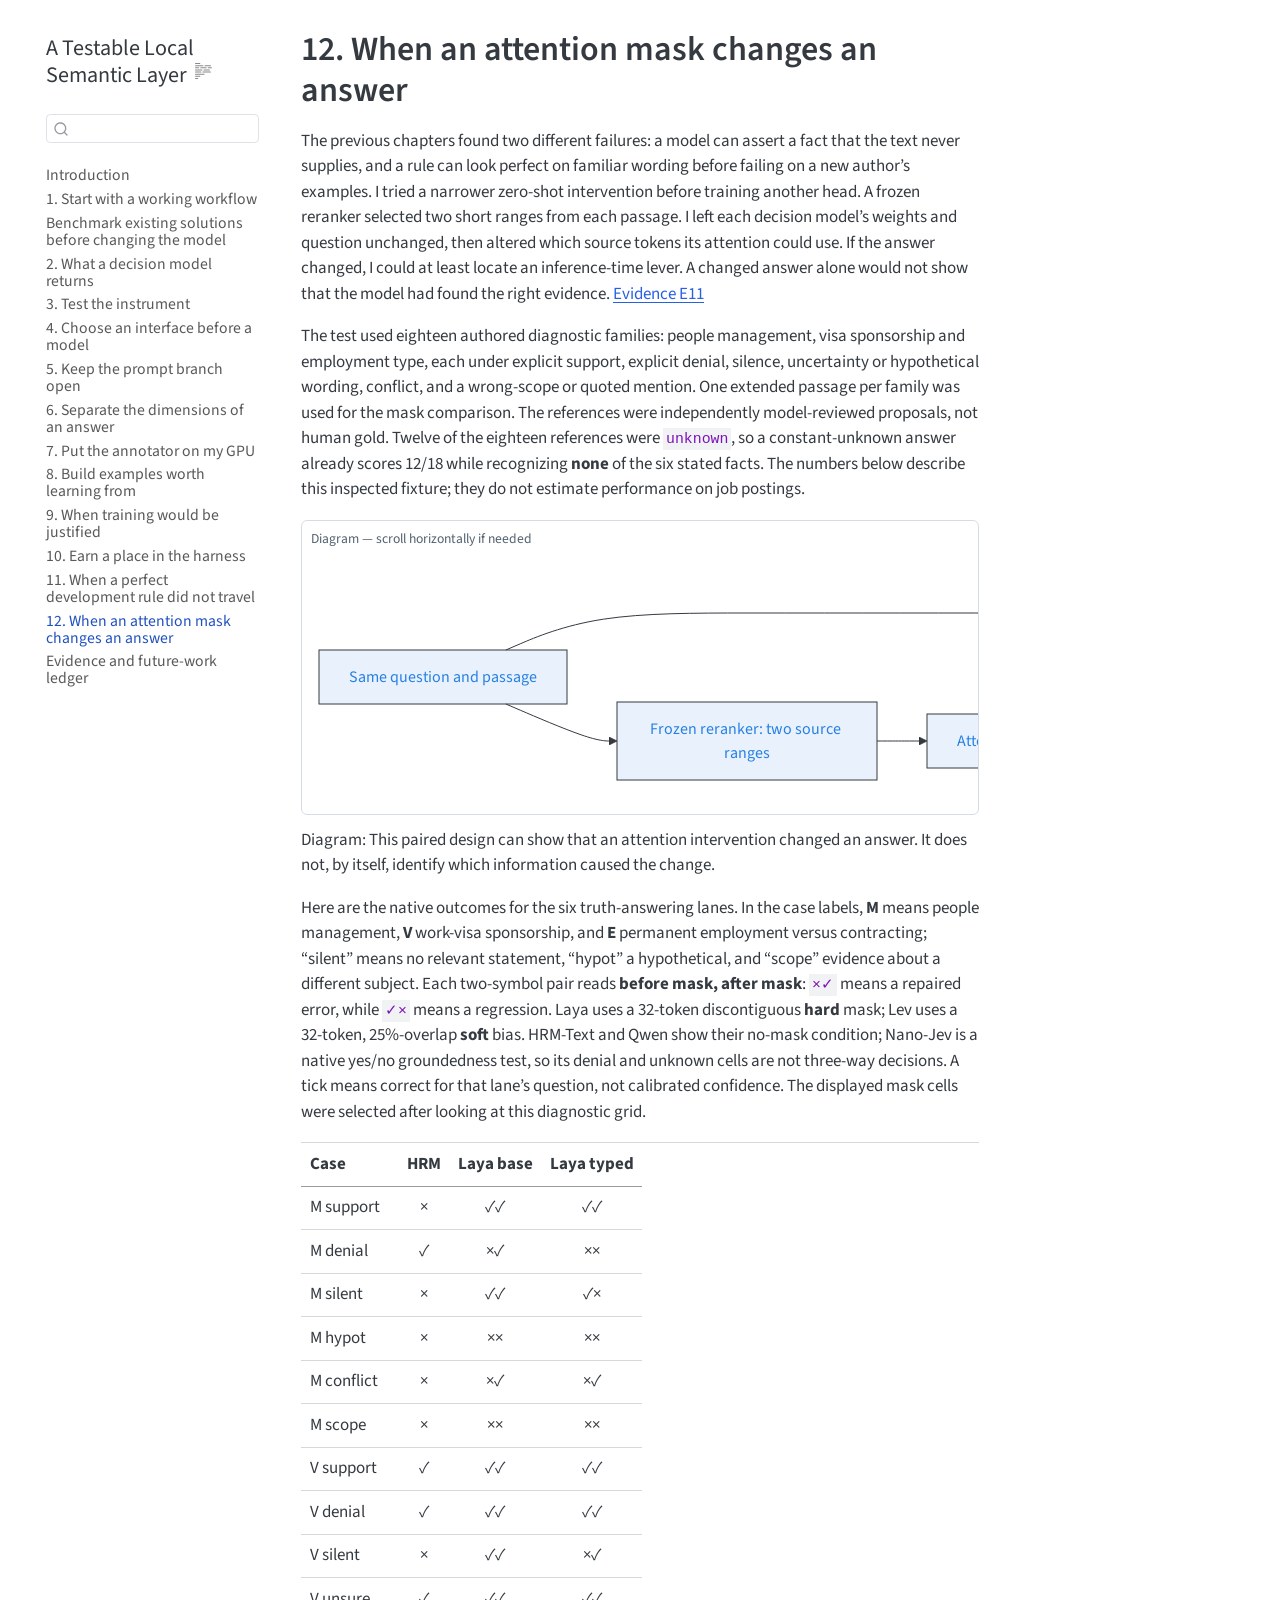
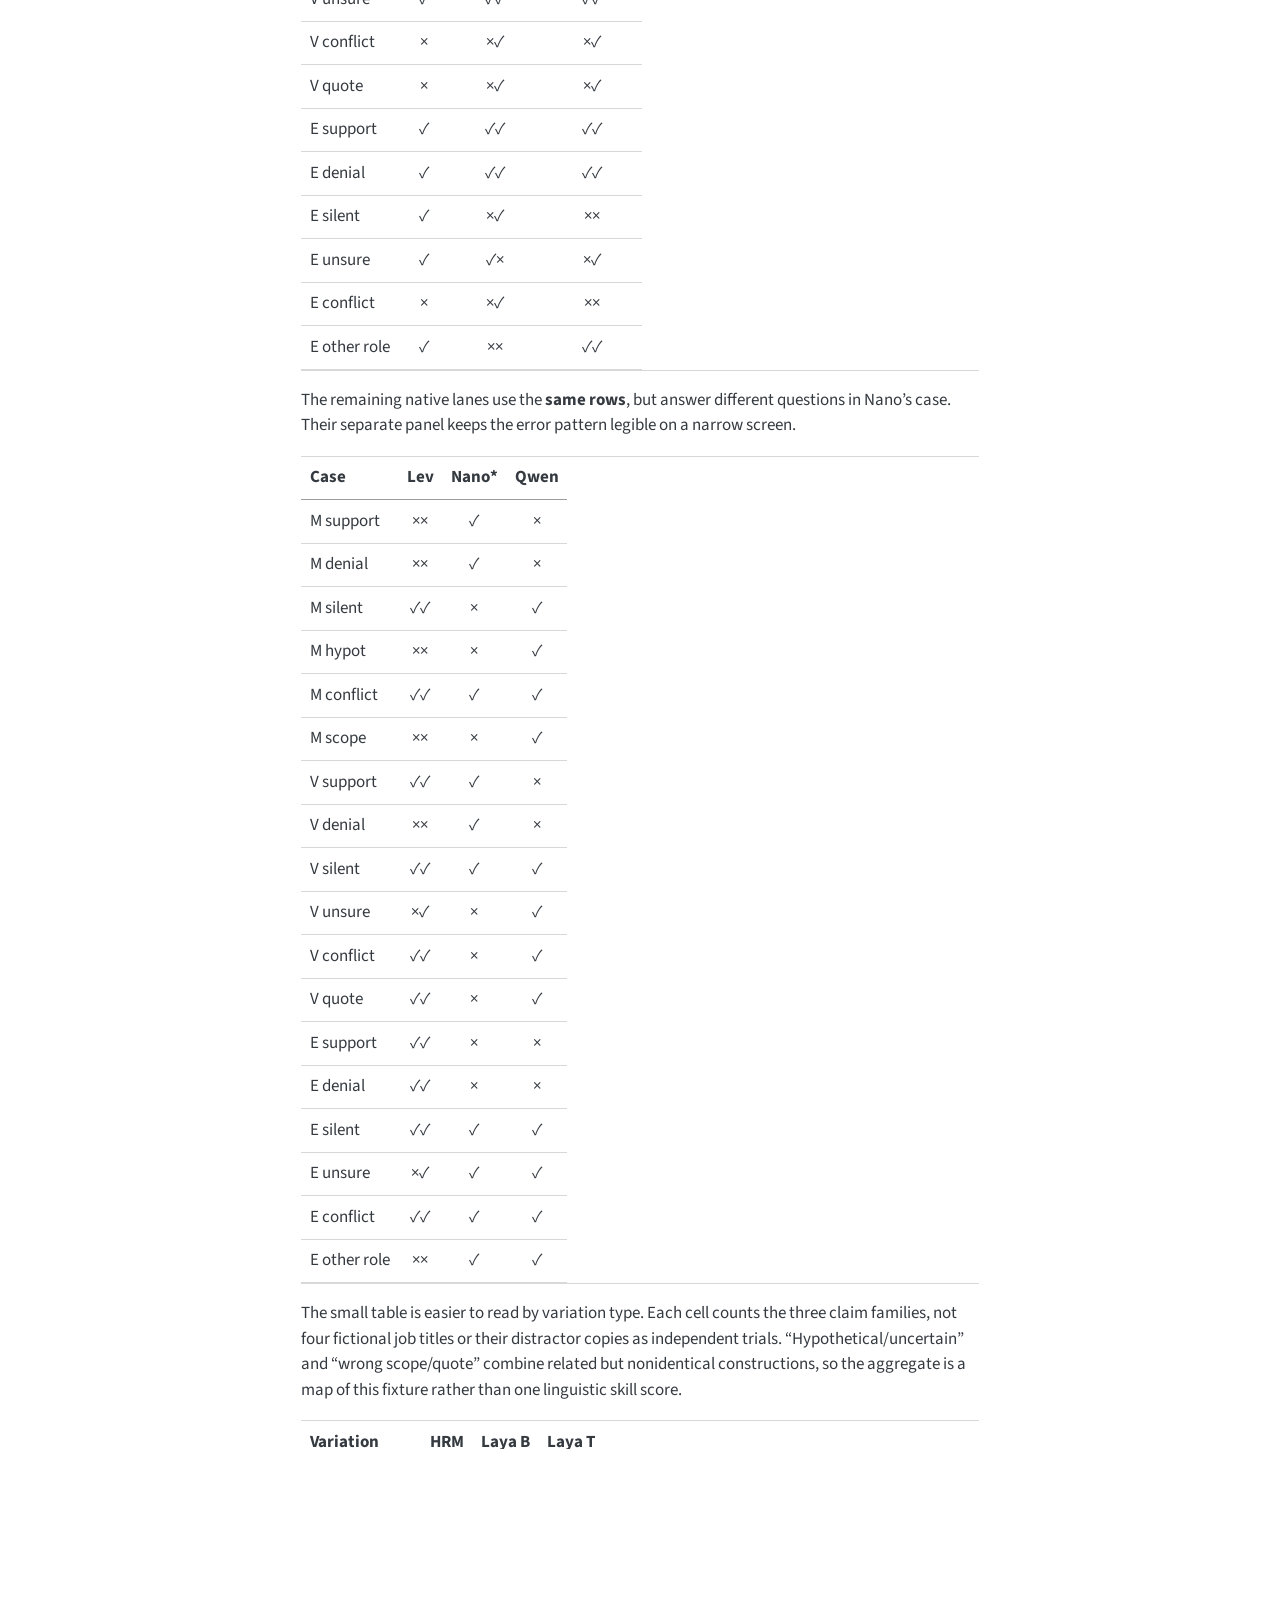
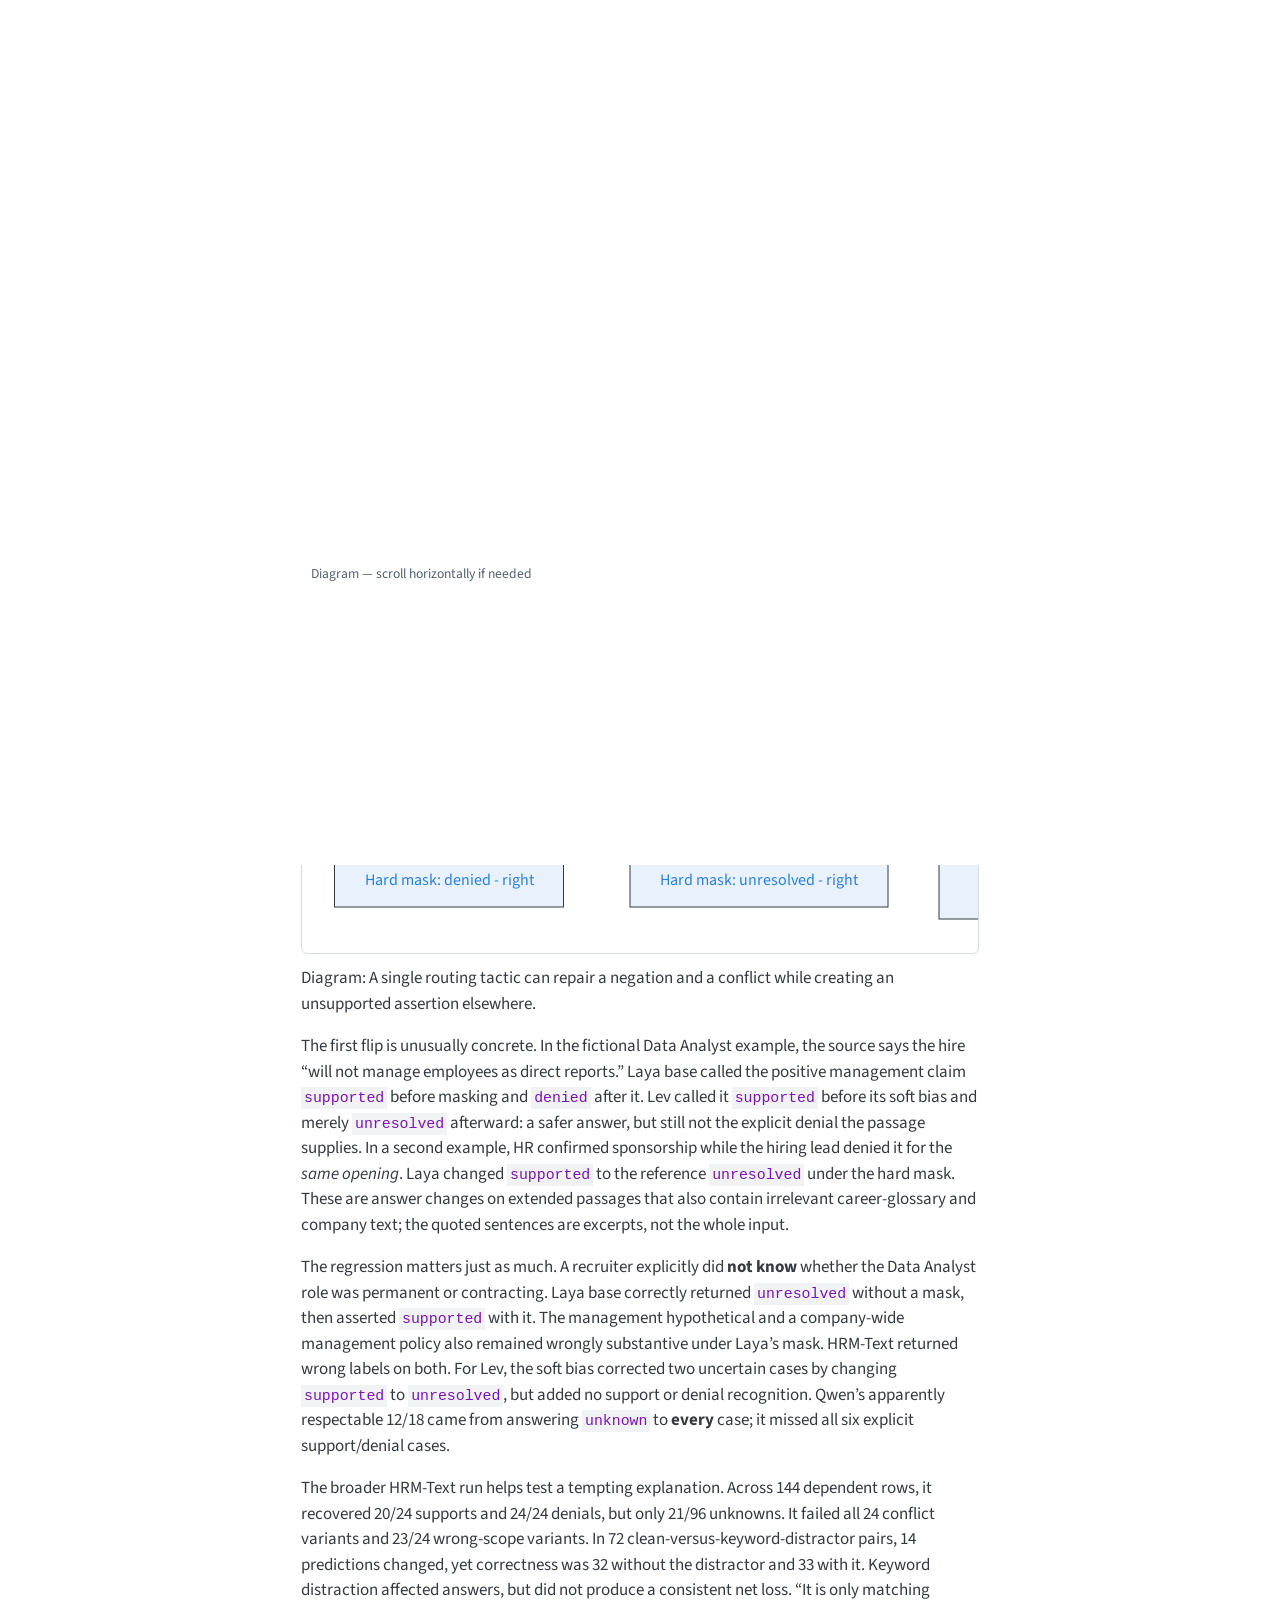
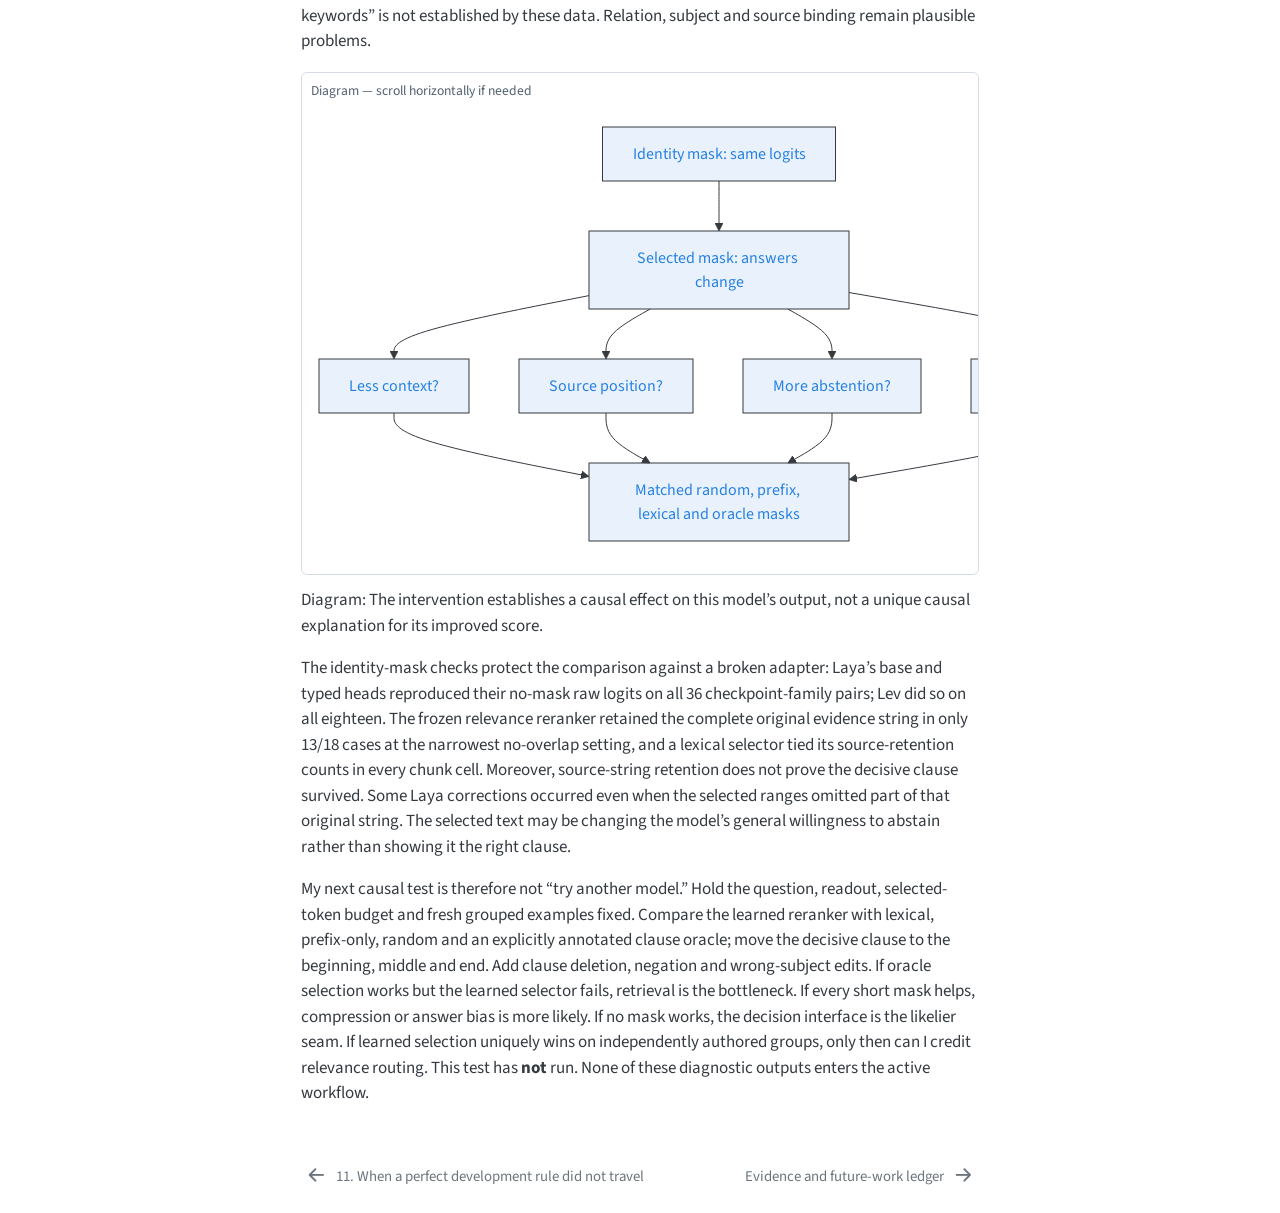
<file: docs/12-attention.html>
<!DOCTYPE html>
<html xmlns="http://www.w3.org/1999/xhtml" lang="en" xml:lang="en"><head>

<meta charset="utf-8">
<meta name="generator" content="quarto-1.10.18">

<meta name="viewport" content="width=device-width, initial-scale=1.0, user-scalable=yes">


<title>12. When an attention mask changes an answer – A Testable Local Semantic Layer</title>
<style>
/* Default styles provided by pandoc.
** See https://pandoc.org/MANUAL.html#variables-for-html for config info.
*/
span.smallcaps{font-variant: small-caps;}
div.columns{display: flex; gap: 1.5em;}
div.column{flex: auto;}
@media screen {
div.columns{gap: min(4vw, 1.5em);}
div.column{overflow-x: auto;}
}
div.hanging-indent{margin-left: 1.5em; text-indent: -1.5em;}
ul.task-list{list-style: none;}
ul.task-list li input[type="checkbox"] {
  width: 0.8em;
  margin: 0 0.8em 0.2em -1em; /* quarto-specific, see https://github.com/quarto-dev/quarto-cli/issues/4556 */ 
  vertical-align: middle;
}
</style>


<script src="site_libs/quarto-nav/quarto-nav.js"></script>
<script src="site_libs/quarto-nav/headroom.min.js"></script>
<script src="site_libs/clipboard/clipboard.min.js"></script>
<script src="site_libs/quarto-search/autocomplete.umd.js"></script>
<script src="site_libs/quarto-search/fuse.min.js"></script>
<script src="site_libs/quarto-search/quarto-search.js"></script>
<meta name="quarto:offset" content="./">
<link href="./evidence.html" rel="next">
<link href="./11-priors.html" rel="prev">
<script src="site_libs/quarto-html/quarto.js" type="module"></script>
<script src="site_libs/quarto-html/tabsets/tabsets.js" type="module"></script>
<script src="site_libs/quarto-html/popper.min.js"></script>
<script src="site_libs/quarto-html/tippy.umd.min.js"></script>
<script src="site_libs/quarto-html/anchor.min.js"></script>
<link href="site_libs/quarto-html/tippy.css" rel="stylesheet">
<link href="site_libs/quarto-html/quarto-syntax-highlighting-64a204ab8560d761af7679ceaba22944.css" rel="stylesheet" id="quarto-text-highlighting-styles">
<script src="site_libs/bootstrap/bootstrap.min.js"></script>
<link href="site_libs/bootstrap/bootstrap-icons.css" rel="stylesheet">
<link href="site_libs/bootstrap/bootstrap-7227454d60a76f7036b3a8bd656475dd.min.css" rel="stylesheet" append-hash="true" id="quarto-bootstrap" data-mode="light">
<script id="quarto-search-options" type="application/json">{
  "location": "sidebar",
  "copy-button": false,
  "collapse-after": 3,
  "panel-placement": "start",
  "type": "textbox",
  "limit": 50,
  "keyboard-shortcut": [
    "f",
    "/",
    "s"
  ],
  "show-item-context": false,
  "language": {
    "search-no-results-text": "No results",
    "search-matching-documents-text": "matching documents",
    "search-copy-link-title": "Copy link to search",
    "search-hide-matches-text": "Hide additional matches",
    "search-more-match-text": "more match in this document",
    "search-more-matches-text": "more matches in this document",
    "search-clear-button-title": "Clear",
    "search-text-placeholder": "",
    "search-detached-cancel-button-title": "Cancel",
    "search-submit-button-title": "Submit",
    "search-label": "Search"
  }
}</script>
<script src="site_libs/quarto-diagram/mermaid.min.js"></script>
<script src="site_libs/quarto-diagram/mermaid-init.js"></script>
<link href="site_libs/quarto-diagram/mermaid.css" rel="stylesheet">


<link rel="stylesheet" href="styles.css">
</head>

<body class="nav-sidebar floating quarto-light">

<div id="quarto-search-results"></div>
  <header id="quarto-header" class="headroom fixed-top">
  <nav class="quarto-secondary-nav">
    <div class="container-fluid d-flex">
      <button type="button" class="quarto-btn-toggle btn" data-bs-toggle="collapse" role="button" data-bs-target=".quarto-sidebar-collapse-item" aria-controls="quarto-sidebar" aria-expanded="false" aria-label="Toggle sidebar navigation" onclick="if (window.quartoToggleHeadroom) { window.quartoToggleHeadroom(); }">
        <i class="bi bi-layout-text-sidebar-reverse"></i>
      </button>
        <nav class="quarto-page-breadcrumbs" aria-label="breadcrumb"><ol class="breadcrumb"><li class="breadcrumb-item"><a href="./12-attention.html"><span class="chapter-title">12. When an attention mask changes an answer</span></a></li></ol></nav>
        <a class="flex-grow-1" role="navigation" data-bs-toggle="collapse" data-bs-target=".quarto-sidebar-collapse-item" aria-controls="quarto-sidebar" aria-expanded="false" aria-label="Toggle sidebar navigation" onclick="if (window.quartoToggleHeadroom) { window.quartoToggleHeadroom(); }">      
        </a>
      <button type="button" class="btn quarto-search-button" aria-label="Search" onclick="window.quartoOpenSearch();">
        <i class="bi bi-search"></i>
      </button>
    </div>
  </nav>
</header>
<!-- content -->
<div id="quarto-content" class="quarto-container page-columns page-rows-contents page-layout-article">
<!-- sidebar -->
  <nav id="quarto-sidebar" class="sidebar collapse collapse-horizontal quarto-sidebar-collapse-item sidebar-navigation floating overflow-auto">
    <div class="pt-lg-2 mt-2 text-left sidebar-header">
    <div class="sidebar-title mb-0 py-0">
      <a href="./">A Testable Local Semantic Layer</a> 
        <div class="sidebar-tools-main">
  <a href="" class="quarto-reader-toggle quarto-navigation-tool px-1" onclick="window.quartoToggleReader(); return false;" title="Toggle reader mode">
  <div class="quarto-reader-toggle-btn">
  <i class="bi"></i>
  </div>
</a>
</div>
    </div>
      </div>
        <div class="mt-2 flex-shrink-0 align-items-center">
        <div class="sidebar-search">
        <div id="quarto-search" class="" title="Search"></div>
        </div>
        </div>
    <div class="sidebar-menu-container"> 
    <ul class="list-unstyled mt-1">
        <li class="sidebar-item">
  <div class="sidebar-item-container"> 
  <a href="./index.html" class="sidebar-item-text sidebar-link"><span class="chapter-title">Introduction</span></a>
  </div>
</li>
        <li class="sidebar-item">
  <div class="sidebar-item-container"> 
  <a href="./01-workflow.html" class="sidebar-item-text sidebar-link"><span class="chapter-title">1. Start with a working workflow</span></a>
  </div>
</li>
        <li class="sidebar-item">
  <div class="sidebar-item-container"> 
  <a href="./02-existing-solutions.html" class="sidebar-item-text sidebar-link"><span class="chapter-title">Benchmark existing solutions before changing the model</span></a>
  </div>
</li>
        <li class="sidebar-item">
  <div class="sidebar-item-container"> 
  <a href="./02-instrument.html" class="sidebar-item-text sidebar-link"><span class="chapter-title">2. What a decision model returns</span></a>
  </div>
</li>
        <li class="sidebar-item">
  <div class="sidebar-item-container"> 
  <a href="./03-diagnostics.html" class="sidebar-item-text sidebar-link"><span class="chapter-title">3. Test the instrument</span></a>
  </div>
</li>
        <li class="sidebar-item">
  <div class="sidebar-item-container"> 
  <a href="./04-landscape.html" class="sidebar-item-text sidebar-link"><span class="chapter-title">4. Choose an interface before a model</span></a>
  </div>
</li>
        <li class="sidebar-item">
  <div class="sidebar-item-container"> 
  <a href="./05-prompts.html" class="sidebar-item-text sidebar-link"><span class="chapter-title">5. Keep the prompt branch open</span></a>
  </div>
</li>
        <li class="sidebar-item">
  <div class="sidebar-item-container"> 
  <a href="./06-references.html" class="sidebar-item-text sidebar-link"><span class="chapter-title">6. Separate the dimensions of an answer</span></a>
  </div>
</li>
        <li class="sidebar-item">
  <div class="sidebar-item-container"> 
  <a href="./07-spark.html" class="sidebar-item-text sidebar-link"><span class="chapter-title">7. Put the annotator on my GPU</span></a>
  </div>
</li>
        <li class="sidebar-item">
  <div class="sidebar-item-container"> 
  <a href="./08-supervision.html" class="sidebar-item-text sidebar-link"><span class="chapter-title">8. Build examples worth learning from</span></a>
  </div>
</li>
        <li class="sidebar-item">
  <div class="sidebar-item-container"> 
  <a href="./09-training.html" class="sidebar-item-text sidebar-link"><span class="chapter-title">9. When training would be justified</span></a>
  </div>
</li>
        <li class="sidebar-item">
  <div class="sidebar-item-container"> 
  <a href="./10-gates.html" class="sidebar-item-text sidebar-link"><span class="chapter-title">10. Earn a place in the harness</span></a>
  </div>
</li>
        <li class="sidebar-item">
  <div class="sidebar-item-container"> 
  <a href="./11-priors.html" class="sidebar-item-text sidebar-link"><span class="chapter-title">11. When a perfect development rule did not travel</span></a>
  </div>
</li>
        <li class="sidebar-item">
  <div class="sidebar-item-container"> 
  <a href="./12-attention.html" class="sidebar-item-text sidebar-link active"><span class="chapter-title">12. When an attention mask changes an answer</span></a>
  </div>
</li>
        <li class="sidebar-item">
  <div class="sidebar-item-container"> 
  <a href="./evidence.html" class="sidebar-item-text sidebar-link"><span class="chapter-title">Evidence and future-work ledger</span></a>
  </div>
</li>
    </ul>
    </div>
</nav>
<div id="quarto-sidebar-glass" class="quarto-sidebar-collapse-item" data-bs-toggle="collapse" data-bs-target=".quarto-sidebar-collapse-item"></div>
<!-- margin-sidebar -->
    <div id="quarto-margin-sidebar" class="sidebar margin-sidebar zindex-bottom">
        
    </div>
<!-- main -->
<main class="content" id="quarto-document-content">

<header id="title-block-header" class="quarto-title-block default">
<div class="quarto-title">
<h1 class="title"><span class="chapter-title">12. When an attention mask changes an answer</span></h1>
</div>



<div class="quarto-title-meta">

    
  
    
  </div>
  


</header>


<!-- block: ch12-001 -->
<p><span id="ch12-001"></span></p>
<!-- block: ch12-002 -->
<p><span id="ch12-002"></span></p>
<p>The previous chapters found two different failures: a model can assert a fact that the text never supplies, and a rule can look perfect on familiar wording before failing on a new author’s examples. I tried a narrower zero-shot intervention before training another head. A frozen reranker selected two short ranges from each passage. I left each decision model’s weights and question unchanged, then altered which source tokens its attention could use. If the answer changed, I could at least locate an inference-time lever. A changed answer alone would not show that the model had found the right evidence. <a href="./evidence.html#e11-frozen-attention-routing-diagnostic">Evidence E11</a></p>
<!-- block: ch12-003 -->
<p><span id="ch12-003"></span></p>
<p>The test used eighteen authored diagnostic families: people management, visa sponsorship and employment type, each under explicit support, explicit denial, silence, uncertainty or hypothetical wording, conflict, and a wrong-scope or quoted mention. One extended passage per family was used for the mask comparison. The references were independently model-reviewed proposals, not human gold. Twelve of the eighteen references were <code>unknown</code>, so a constant-unknown answer already scores 12/18 while recognizing <strong>none</strong> of the six stated facts. The numbers below describe this inspected fixture; they do not estimate performance on job postings.</p>
<!-- block: ch12-diagram-01 -->
<p><span id="ch12-diagram-01"></span></p>
<div class="cell" data-fig-responsive="false" data-layout-align="default">
<div class="cell-output-display">
<div>
<p></p><figure class="figure"><p></p>
<div>
<pre class="mermaid mermaid-js">%%{init: {"flowchart": {"useMaxWidth": false}}}%%
flowchart LR
    accTitle: A frozen attention intervention, not a new reasoning head
    accDescr: One question and passage go through the same frozen model twice. The second path changes only attention access to reranker-selected source ranges. Answers are compared against the same provisional reference.
    Q["Same question and passage"] --&gt; Base["Frozen model: ordinary attention"]
    Q --&gt; Rank["Frozen reranker: two source ranges"]
    Rank --&gt; Mask["Attention bias or hard mask"]
    Mask --&gt; Model["Same frozen model and readout"]
    Base --&gt; Compare["Paired answer comparison"]
    Model --&gt; Compare
    Compare --&gt; Ref["Provisional reference + error type"]
</pre>
</div>
<p></p></figure><p></p>
</div>
</div>
</div>
<p>Diagram: This paired design can show that an attention intervention changed an answer. It does not, by itself, identify which information caused the change.</p>
<!-- block: ch12-004 -->
<p><span id="ch12-004"></span></p>
<p>Here are the native outcomes for the six truth-answering lanes. In the case labels, <strong>M</strong> means people management, <strong>V</strong> work-visa sponsorship, and <strong>E</strong> permanent employment versus contracting; “silent” means no relevant statement, “hypot” a hypothetical, and “scope” evidence about a different subject. Each two-symbol pair reads <strong>before mask, after mask</strong>: <code>×✓</code> means a repaired error, while <code>✓×</code> means a regression. Laya uses a 32-token discontiguous <strong>hard</strong> mask; Lev uses a 32-token, 25%-overlap <strong>soft</strong> bias. HRM-Text and Qwen show their no-mask condition; Nano-Jev is a native yes/no groundedness test, so its denial and unknown cells are not three-way decisions. A tick means correct for that lane’s question, not calibrated confidence. The displayed mask cells were selected after looking at this diagnostic grid.</p>
<!-- block: ch12-005 -->
<p><span id="ch12-005"></span></p>
<table class="caption-top table">
<thead>
<tr class="header">
<th>Case</th>
<th style="text-align: center;">HRM</th>
<th style="text-align: center;">Laya base</th>
<th style="text-align: center;">Laya typed</th>
</tr>
</thead>
<tbody>
<tr class="odd">
<td>M support</td>
<td style="text-align: center;">×</td>
<td style="text-align: center;">✓✓</td>
<td style="text-align: center;">✓✓</td>
</tr>
<tr class="even">
<td>M denial</td>
<td style="text-align: center;">✓</td>
<td style="text-align: center;">×✓</td>
<td style="text-align: center;">××</td>
</tr>
<tr class="odd">
<td>M silent</td>
<td style="text-align: center;">×</td>
<td style="text-align: center;">✓✓</td>
<td style="text-align: center;">✓×</td>
</tr>
<tr class="even">
<td>M hypot</td>
<td style="text-align: center;">×</td>
<td style="text-align: center;">××</td>
<td style="text-align: center;">××</td>
</tr>
<tr class="odd">
<td>M conflict</td>
<td style="text-align: center;">×</td>
<td style="text-align: center;">×✓</td>
<td style="text-align: center;">×✓</td>
</tr>
<tr class="even">
<td>M scope</td>
<td style="text-align: center;">×</td>
<td style="text-align: center;">××</td>
<td style="text-align: center;">××</td>
</tr>
<tr class="odd">
<td>V support</td>
<td style="text-align: center;">✓</td>
<td style="text-align: center;">✓✓</td>
<td style="text-align: center;">✓✓</td>
</tr>
<tr class="even">
<td>V denial</td>
<td style="text-align: center;">✓</td>
<td style="text-align: center;">✓✓</td>
<td style="text-align: center;">✓✓</td>
</tr>
<tr class="odd">
<td>V silent</td>
<td style="text-align: center;">×</td>
<td style="text-align: center;">✓✓</td>
<td style="text-align: center;">×✓</td>
</tr>
<tr class="even">
<td>V unsure</td>
<td style="text-align: center;">✓</td>
<td style="text-align: center;">✓✓</td>
<td style="text-align: center;">✓✓</td>
</tr>
<tr class="odd">
<td>V conflict</td>
<td style="text-align: center;">×</td>
<td style="text-align: center;">×✓</td>
<td style="text-align: center;">×✓</td>
</tr>
<tr class="even">
<td>V quote</td>
<td style="text-align: center;">×</td>
<td style="text-align: center;">×✓</td>
<td style="text-align: center;">×✓</td>
</tr>
<tr class="odd">
<td>E support</td>
<td style="text-align: center;">✓</td>
<td style="text-align: center;">✓✓</td>
<td style="text-align: center;">✓✓</td>
</tr>
<tr class="even">
<td>E denial</td>
<td style="text-align: center;">✓</td>
<td style="text-align: center;">✓✓</td>
<td style="text-align: center;">✓✓</td>
</tr>
<tr class="odd">
<td>E silent</td>
<td style="text-align: center;">✓</td>
<td style="text-align: center;">×✓</td>
<td style="text-align: center;">××</td>
</tr>
<tr class="even">
<td>E unsure</td>
<td style="text-align: center;">✓</td>
<td style="text-align: center;">✓×</td>
<td style="text-align: center;">×✓</td>
</tr>
<tr class="odd">
<td>E conflict</td>
<td style="text-align: center;">×</td>
<td style="text-align: center;">×✓</td>
<td style="text-align: center;">××</td>
</tr>
<tr class="even">
<td>E other role</td>
<td style="text-align: center;">✓</td>
<td style="text-align: center;">××</td>
<td style="text-align: center;">✓✓</td>
</tr>
</tbody>
</table>
<!-- block: ch12-005b -->
<p><span id="ch12-005b"></span></p>
<p>The remaining native lanes use the <strong>same rows</strong>, but answer different questions in Nano’s case. Their separate panel keeps the error pattern legible on a narrow screen.</p>
<table class="caption-top table">
<thead>
<tr class="header">
<th>Case</th>
<th style="text-align: center;">Lev</th>
<th style="text-align: center;">Nano*</th>
<th style="text-align: center;">Qwen</th>
</tr>
</thead>
<tbody>
<tr class="odd">
<td>M support</td>
<td style="text-align: center;">××</td>
<td style="text-align: center;">✓</td>
<td style="text-align: center;">×</td>
</tr>
<tr class="even">
<td>M denial</td>
<td style="text-align: center;">××</td>
<td style="text-align: center;">✓</td>
<td style="text-align: center;">×</td>
</tr>
<tr class="odd">
<td>M silent</td>
<td style="text-align: center;">✓✓</td>
<td style="text-align: center;">×</td>
<td style="text-align: center;">✓</td>
</tr>
<tr class="even">
<td>M hypot</td>
<td style="text-align: center;">××</td>
<td style="text-align: center;">×</td>
<td style="text-align: center;">✓</td>
</tr>
<tr class="odd">
<td>M conflict</td>
<td style="text-align: center;">✓✓</td>
<td style="text-align: center;">✓</td>
<td style="text-align: center;">✓</td>
</tr>
<tr class="even">
<td>M scope</td>
<td style="text-align: center;">××</td>
<td style="text-align: center;">×</td>
<td style="text-align: center;">✓</td>
</tr>
<tr class="odd">
<td>V support</td>
<td style="text-align: center;">✓✓</td>
<td style="text-align: center;">✓</td>
<td style="text-align: center;">×</td>
</tr>
<tr class="even">
<td>V denial</td>
<td style="text-align: center;">××</td>
<td style="text-align: center;">✓</td>
<td style="text-align: center;">×</td>
</tr>
<tr class="odd">
<td>V silent</td>
<td style="text-align: center;">✓✓</td>
<td style="text-align: center;">✓</td>
<td style="text-align: center;">✓</td>
</tr>
<tr class="even">
<td>V unsure</td>
<td style="text-align: center;">×✓</td>
<td style="text-align: center;">×</td>
<td style="text-align: center;">✓</td>
</tr>
<tr class="odd">
<td>V conflict</td>
<td style="text-align: center;">✓✓</td>
<td style="text-align: center;">×</td>
<td style="text-align: center;">✓</td>
</tr>
<tr class="even">
<td>V quote</td>
<td style="text-align: center;">✓✓</td>
<td style="text-align: center;">×</td>
<td style="text-align: center;">✓</td>
</tr>
<tr class="odd">
<td>E support</td>
<td style="text-align: center;">✓✓</td>
<td style="text-align: center;">×</td>
<td style="text-align: center;">×</td>
</tr>
<tr class="even">
<td>E denial</td>
<td style="text-align: center;">✓✓</td>
<td style="text-align: center;">×</td>
<td style="text-align: center;">×</td>
</tr>
<tr class="odd">
<td>E silent</td>
<td style="text-align: center;">✓✓</td>
<td style="text-align: center;">✓</td>
<td style="text-align: center;">✓</td>
</tr>
<tr class="even">
<td>E unsure</td>
<td style="text-align: center;">×✓</td>
<td style="text-align: center;">✓</td>
<td style="text-align: center;">✓</td>
</tr>
<tr class="odd">
<td>E conflict</td>
<td style="text-align: center;">✓✓</td>
<td style="text-align: center;">✓</td>
<td style="text-align: center;">✓</td>
</tr>
<tr class="even">
<td>E other role</td>
<td style="text-align: center;">××</td>
<td style="text-align: center;">✓</td>
<td style="text-align: center;">✓</td>
</tr>
</tbody>
</table>
<!-- block: ch12-006 -->
<p><span id="ch12-006"></span></p>
<p>The small table is easier to read by variation type. Each cell counts the three claim families, not four fictional job titles or their distractor copies as independent trials. “Hypothetical/uncertain” and “wrong scope/quote” combine related but nonidentical constructions, so the aggregate is a map of this fixture rather than one linguistic skill score.</p>
<!-- block: ch12-007 -->
<p><span id="ch12-007"></span></p>
<table class="caption-top table">
<thead>
<tr class="header">
<th>Variation</th>
<th style="text-align: center;">HRM</th>
<th style="text-align: center;">Laya B</th>
<th style="text-align: center;">Laya T</th>
</tr>
</thead>
<tbody>
<tr class="odd">
<td>Support</td>
<td style="text-align: center;">2/3</td>
<td style="text-align: center;">3⁠→⁠3</td>
<td style="text-align: center;">3⁠→⁠3</td>
</tr>
<tr class="even">
<td>Denial</td>
<td style="text-align: center;">3/3</td>
<td style="text-align: center;">2⁠→⁠3</td>
<td style="text-align: center;">2⁠→⁠2</td>
</tr>
<tr class="odd">
<td>Silence</td>
<td style="text-align: center;">1/3</td>
<td style="text-align: center;">2⁠→⁠3</td>
<td style="text-align: center;">1⁠→⁠1</td>
</tr>
<tr class="even">
<td>Hypot / unsure</td>
<td style="text-align: center;">2/3</td>
<td style="text-align: center;">2⁠→⁠1</td>
<td style="text-align: center;">1⁠→⁠2</td>
</tr>
<tr class="odd">
<td>Conflict</td>
<td style="text-align: center;">0/3</td>
<td style="text-align: center;">0⁠→⁠3</td>
<td style="text-align: center;">0⁠→⁠2</td>
</tr>
<tr class="even">
<td>Scope / quote</td>
<td style="text-align: center;">1/3</td>
<td style="text-align: center;">0⁠→⁠1</td>
<td style="text-align: center;">1⁠→⁠2</td>
</tr>
<tr class="odd">
<td><strong>Total /18</strong></td>
<td style="text-align: center;"><strong>9</strong></td>
<td style="text-align: center;"><strong>9⁠→⁠14</strong></td>
<td style="text-align: center;"><strong>8⁠→⁠12</strong></td>
</tr>
</tbody>
</table>
<!-- block: ch12-007b -->
<p><span id="ch12-007b"></span></p>
<table class="caption-top table">
<thead>
<tr class="header">
<th>Variation</th>
<th style="text-align: center;">Lev</th>
<th style="text-align: center;">Nano*</th>
<th style="text-align: center;">Qwen</th>
</tr>
</thead>
<tbody>
<tr class="odd">
<td>Support</td>
<td style="text-align: center;">2⁠→⁠2</td>
<td style="text-align: center;">2/3</td>
<td style="text-align: center;">0/3</td>
</tr>
<tr class="even">
<td>Denial</td>
<td style="text-align: center;">1⁠→⁠1</td>
<td style="text-align: center;">2/3</td>
<td style="text-align: center;">0/3</td>
</tr>
<tr class="odd">
<td>Silence</td>
<td style="text-align: center;">3⁠→⁠3</td>
<td style="text-align: center;">2/3</td>
<td style="text-align: center;">3/3</td>
</tr>
<tr class="even">
<td>Hypot / unsure</td>
<td style="text-align: center;">0⁠→⁠2</td>
<td style="text-align: center;">1/3</td>
<td style="text-align: center;">3/3</td>
</tr>
<tr class="odd">
<td>Conflict</td>
<td style="text-align: center;">3⁠→⁠3</td>
<td style="text-align: center;">2/3</td>
<td style="text-align: center;">3/3</td>
</tr>
<tr class="even">
<td>Scope / quote</td>
<td style="text-align: center;">1⁠→⁠1</td>
<td style="text-align: center;">1/3</td>
<td style="text-align: center;">3/3</td>
</tr>
<tr class="odd">
<td><strong>Total /18</strong></td>
<td style="text-align: center;"><strong>10⁠→⁠12</strong></td>
<td style="text-align: center;"><strong>10</strong>*</td>
<td style="text-align: center;"><strong>12</strong></td>
</tr>
</tbody>
</table>
<!-- block: ch12-diagram-02 -->
<p><span id="ch12-diagram-02"></span></p>
<div class="cell" data-fig-responsive="false" data-layout-align="default">
<div class="cell-output-display">
<div>
<p></p><figure class="figure"><p></p>
<div>
<pre class="mermaid mermaid-js">%%{init: {"flowchart": {"useMaxWidth": false}}}%%
flowchart TD
    accTitle: Three flips expose both benefit and risk
    accDescr: A management denial changes from unsupported support to correct denial under Laya's hard mask. A sponsorship conflict changes from support to correct unresolved. An employment-uncertainty case changes from correct unresolved to unsupported support.
    Denial["Management: will not manage staff"] --&gt; D0["Laya: supported - wrong"]
    D0 --&gt; D1["Hard mask: denied - right"]
    Conflict["Sponsorship: HR confirms, lead denies"] --&gt; C0["Laya: supported - wrong"]
    C0 --&gt; C1["Hard mask: unresolved - right"]
    Uncertain["Employment: recruiter does not know"] --&gt; U0["Laya: unresolved - right"]
    U0 --&gt; U1["Hard mask: supported - wrong"]
</pre>
</div>
<p></p></figure><p></p>
</div>
</div>
</div>
<p>Diagram: A single routing tactic can repair a negation and a conflict while creating an unsupported assertion elsewhere.</p>
<!-- block: ch12-008 -->
<p><span id="ch12-008"></span></p>
<p>The first flip is unusually concrete. In the fictional Data Analyst example, the source says the hire “will not manage employees as direct reports.” Laya base called the positive management claim <code>supported</code> before masking and <code>denied</code> after it. Lev called it <code>supported</code> before its soft bias and merely <code>unresolved</code> afterward: a safer answer, but still not the explicit denial the passage supplies. In a second example, HR confirmed sponsorship while the hiring lead denied it for the <em>same opening</em>. Laya changed <code>supported</code> to the reference <code>unresolved</code> under the hard mask. These are answer changes on extended passages that also contain irrelevant career-glossary and company text; the quoted sentences are excerpts, not the whole input.</p>
<!-- block: ch12-009 -->
<p><span id="ch12-009"></span></p>
<p>The regression matters just as much. A recruiter explicitly did <strong>not know</strong> whether the Data Analyst role was permanent or contracting. Laya base correctly returned <code>unresolved</code> without a mask, then asserted <code>supported</code> with it. The management hypothetical and a company-wide management policy also remained wrongly substantive under Laya’s mask. HRM-Text returned wrong labels on both. For Lev, the soft bias corrected two uncertain cases by changing <code>supported</code> to <code>unresolved</code>, but added no support or denial recognition. Qwen’s apparently respectable 12/18 came from answering <code>unknown</code> to <strong>every</strong> case; it missed all six explicit support/denial cases.</p>
<!-- block: ch12-010 -->
<p><span id="ch12-010"></span></p>
<p>The broader HRM-Text run helps test a tempting explanation. Across 144 dependent rows, it recovered 20/24 supports and 24/24 denials, but only 21/96 unknowns. It failed all 24 conflict variants and 23/24 wrong-scope variants. In 72 clean-versus-keyword-distractor pairs, 14 predictions changed, yet correctness was 32 without the distractor and 33 with it. Keyword distraction affected answers, but did not produce a consistent net loss. “It is only matching keywords” is not established by these data. Relation, subject and source binding remain plausible problems.</p>
<!-- block: ch12-diagram-03 -->
<p><span id="ch12-diagram-03"></span></p>
<div class="cell" data-fig-responsive="false" data-layout-align="default">
<div class="cell-output-display">
<div>
<p></p><figure class="figure"><p></p>
<div>
<pre class="mermaid mermaid-js">%%{init: {"flowchart": {"useMaxWidth": false}}}%%
flowchart TD
    accTitle: What the routing result does and does not identify
    accDescr: Exact identity controls and paired flips establish an effect of changing attention access. Learned retrieval, generic compression, source position and abstention bias remain competing explanations requiring matched controls.
    Identity["Identity mask: same logits"] --&gt; Effect["Selected mask: answers change"]
    Effect --&gt; Shorter["Less context?"]
    Effect --&gt; Position["Source position?"]
    Effect --&gt; Prior["More abstention?"]
    Effect --&gt; Retrieval["Better evidence selection?"]
    Shorter --&gt; Controls["Matched random, prefix, lexical and oracle masks"]
    Position --&gt; Controls
    Prior --&gt; Controls
    Retrieval --&gt; Controls
</pre>
</div>
<p></p></figure><p></p>
</div>
</div>
</div>
<p>Diagram: The intervention establishes a causal effect on this model’s output, not a unique causal explanation for its improved score.</p>
<!-- block: ch12-011 -->
<p><span id="ch12-011"></span></p>
<p>The identity-mask checks protect the comparison against a broken adapter: Laya’s base and typed heads reproduced their no-mask raw logits on all 36 checkpoint-family pairs; Lev did so on all eighteen. The frozen relevance reranker retained the complete original evidence string in only 13/18 cases at the narrowest no-overlap setting, and a lexical selector tied its source-retention counts in every chunk cell. Moreover, source-string retention does not prove the decisive clause survived. Some Laya corrections occurred even when the selected ranges omitted part of that original string. The selected text may be changing the model’s general willingness to abstain rather than showing it the right clause.</p>
<!-- block: ch12-012 -->
<p><span id="ch12-012"></span></p>
<p>My next causal test is therefore not “try another model.” Hold the question, readout, selected-token budget and fresh grouped examples fixed. Compare the learned reranker with lexical, prefix-only, random and an explicitly annotated clause oracle; move the decisive clause to the beginning, middle and end. Add clause deletion, negation and wrong-subject edits. If oracle selection works but the learned selector fails, retrieval is the bottleneck. If every short mask helps, compression or answer bias is more likely. If no mask works, the decision interface is the likelier seam. If learned selection uniquely wins on independently authored groups, only then can I credit relevance routing. This test has <strong>not</strong> run. None of these diagnostic outputs enters the active workflow.</p>



</main> <!-- /main -->
<script id="quarto-html-after-body" type="application/javascript">
  window.document.addEventListener("DOMContentLoaded", function (event) {
    const icon = "";
    const anchorJS = new window.AnchorJS();
    anchorJS.options = {
      placement: 'right',
      icon: icon
    };
    anchorJS.add('.anchored');
    const isCodeAnnotation = (el) => {
      for (const clz of el.classList) {
        if (clz.startsWith('code-annotation-')) {                     
          return true;
        }
      }
      return false;
    }
    const onCopySuccess = function(e) {
      // button target
      const button = e.trigger;
      // don't keep focus
      button.blur();
      // flash "checked"
      button.classList.add('code-copy-button-checked');
      var currentTitle = button.getAttribute("title");
      button.setAttribute("title", "Copied!");
      let tooltip;
      if (window.bootstrap) {
        button.setAttribute("data-bs-toggle", "tooltip");
        button.setAttribute("data-bs-placement", "left");
        button.setAttribute("data-bs-title", "Copied!");
        tooltip = new bootstrap.Tooltip(button, 
          { trigger: "manual", 
            customClass: "code-copy-button-tooltip",
            offset: [0, -8]});
        tooltip.show();    
      }
      setTimeout(function() {
        if (tooltip) {
          tooltip.hide();
          button.removeAttribute("data-bs-title");
          button.removeAttribute("data-bs-toggle");
          button.removeAttribute("data-bs-placement");
        }
        button.setAttribute("title", currentTitle);
        button.classList.remove('code-copy-button-checked');
      }, 1000);
      // clear code selection
      e.clearSelection();
    }
    const getTextToCopy = function(trigger) {
      const outerScaffold = trigger.parentElement.cloneNode(true);
      const codeEl = outerScaffold.querySelector('code');
      for (const childEl of codeEl.children) {
        if (isCodeAnnotation(childEl)) {
          childEl.remove();
        }
      }
      return codeEl.innerText;
    }
    const clipboard = new window.ClipboardJS('.code-copy-button:not([data-in-quarto-modal])', {
      text: getTextToCopy
    });
    clipboard.on('success', onCopySuccess);
    if (window.document.getElementById('quarto-embedded-source-code-modal')) {
      const clipboardModal = new window.ClipboardJS('.code-copy-button[data-in-quarto-modal]', {
        text: getTextToCopy,
        container: window.document.getElementById('quarto-embedded-source-code-modal')
      });
      clipboardModal.on('success', onCopySuccess);
    }
      var localhostRegex = new RegExp(/^(?:http|https):\/\/localhost\:?[0-9]*\//);
      var mailtoRegex = new RegExp(/^mailto:/);
        var filterRegex = new RegExp('/' + window.location.host + '/');
      var isInternal = (href) => {
          return filterRegex.test(href) || localhostRegex.test(href) || mailtoRegex.test(href);
      }
      // Inspect non-navigation links and adorn them if external
     var links = window.document.querySelectorAll('a[href]:not(.nav-link):not(.navbar-brand):not(.toc-action):not(.sidebar-link):not(.sidebar-item-toggle):not(.pagination-link):not(.no-external):not([aria-hidden]):not(.dropdown-item):not(.quarto-navigation-tool):not(.about-link)');
      for (var i=0; i<links.length; i++) {
        const link = links[i];
        if (!isInternal(link.href)) {
          // undo the damage that might have been done by quarto-nav.js in the case of
          // links that we want to consider external
          if (link.dataset.originalHref !== undefined) {
            link.href = link.dataset.originalHref;
          }
        }
      }
    function tippyHover(el, contentFn, onTriggerFn, onUntriggerFn) {
      const config = {
        allowHTML: true,
        maxWidth: 500,
        delay: 100,
        arrow: false,
        appendTo: function(el) {
            return el.parentElement;
        },
        interactive: true,
        interactiveBorder: 10,
        theme: 'quarto',
        placement: 'bottom-start',
      };
      if (contentFn) {
        config.content = contentFn;
      }
      if (onTriggerFn) {
        config.onTrigger = onTriggerFn;
      }
      if (onUntriggerFn) {
        config.onUntrigger = onUntriggerFn;
      }
      window.tippy(el, config); 
    }
    const noterefs = window.document.querySelectorAll('a[role="doc-noteref"]');
    for (var i=0; i<noterefs.length; i++) {
      const ref = noterefs[i];
      tippyHover(ref, function() {
        // use id or data attribute instead here
        let href = ref.getAttribute('data-footnote-href') || ref.getAttribute('href');
        try { href = new URL(href).hash; } catch {}
        const id = href.replace(/^#\/?/, "");
        const note = window.document.getElementById(id);
        if (note) {
          return note.innerHTML;
        } else {
          return "";
        }
      });
    }
    const xrefs = window.document.querySelectorAll('a.quarto-xref');
    const processXRef = (id, note) => {
      // Strip column container classes
      const stripColumnClz = (el) => {
        el.classList.remove("page-full", "page-columns");
        if (el.children) {
          for (const child of el.children) {
            stripColumnClz(child);
          }
        }
      }
      stripColumnClz(note)
      if (id === null || id.startsWith('sec-')) {
        // Special case sections, only their first couple elements
        const container = document.createElement("div");
        if (note.children && note.children.length > 2) {
          container.appendChild(note.children[0].cloneNode(true));
          for (let i = 1; i < note.children.length; i++) {
            const child = note.children[i];
            if (child.tagName === "P" && child.innerText === "") {
              continue;
            } else {
              container.appendChild(child.cloneNode(true));
              break;
            }
          }
          if (window.Quarto?.typesetMath) {
            window.Quarto.typesetMath(container);
          }
          return container.innerHTML
        } else {
          if (window.Quarto?.typesetMath) {
            window.Quarto.typesetMath(note);
          }
          return note.innerHTML;
        }
      } else {
        // Remove any anchor links if they are present
        const anchorLink = note.querySelector('a.anchorjs-link');
        if (anchorLink) {
          anchorLink.remove();
        }
        if (window.Quarto?.typesetMath) {
          window.Quarto.typesetMath(note);
        }
        if (note.classList.contains("callout")) {
          return note.outerHTML;
        } else {
          return note.innerHTML;
        }
      }
    }
    for (var i=0; i<xrefs.length; i++) {
      const xref = xrefs[i];
      tippyHover(xref, undefined, function(instance) {
        instance.disable();
        let url = xref.getAttribute('href');
        let hash = undefined; 
        if (url.startsWith('#')) {
          hash = url;
        } else {
          try { hash = new URL(url).hash; } catch {}
        }
        if (hash) {
          const id = hash.replace(/^#\/?/, "");
          const note = window.document.getElementById(id);
          if (note !== null) {
            try {
              const html = processXRef(id, note.cloneNode(true));
              instance.setContent(html);
            } finally {
              instance.enable();
              instance.show();
            }
          } else {
            // See if we can fetch this
            fetch(url.split('#')[0])
            .then(res => res.text())
            .then(html => {
              const parser = new DOMParser();
              const htmlDoc = parser.parseFromString(html, "text/html");
              const note = htmlDoc.getElementById(id);
              if (note !== null) {
                const html = processXRef(id, note);
                instance.setContent(html);
              } 
            }).finally(() => {
              instance.enable();
              instance.show();
            });
          }
        } else {
          // See if we can fetch a full url (with no hash to target)
          // This is a special case and we should probably do some content thinning / targeting
          fetch(url)
          .then(res => res.text())
          .then(html => {
            const parser = new DOMParser();
            const htmlDoc = parser.parseFromString(html, "text/html");
            const note = htmlDoc.querySelector('main.content');
            if (note !== null) {
              // This should only happen for chapter cross references
              // (since there is no id in the URL)
              // remove the first header
              if (note.children.length > 0 && note.children[0].tagName === "HEADER") {
                note.children[0].remove();
              }
              const html = processXRef(null, note);
              instance.setContent(html);
            } 
          }).finally(() => {
            instance.enable();
            instance.show();
          });
        }
      }, function(instance) {
      });
    }
        let selectedAnnoteEl;
        const selectorForAnnotation = ( cell, annotation) => {
          let cellAttr = 'data-code-cell="' + cell + '"';
          let lineAttr = 'data-code-annotation="' +  annotation + '"';
          const selector = 'span[' + cellAttr + '][' + lineAttr + ']';
          return selector;
        }
        const selectCodeLines = (annoteEl) => {
          const doc = window.document;
          const targetCell = annoteEl.getAttribute("data-target-cell");
          const targetAnnotation = annoteEl.getAttribute("data-target-annotation");
          const annoteSpan = window.document.querySelector(selectorForAnnotation(targetCell, targetAnnotation));
          const lines = annoteSpan.getAttribute("data-code-lines").split(",");
          const lineIds = lines.map((line) => {
            return targetCell + "-" + line;
          })
          let top = null;
          let height = null;
          let parent = null;
          if (lineIds.length > 0) {
              //compute the position of the single el (top and bottom and make a div)
              const el = window.document.getElementById(lineIds[0]);
              top = el.offsetTop;
              height = el.offsetHeight;
              parent = el.parentElement.parentElement;
            if (lineIds.length > 1) {
              const lastEl = window.document.getElementById(lineIds[lineIds.length - 1]);
              const bottom = lastEl.offsetTop + lastEl.offsetHeight;
              height = bottom - top;
            }
            if (top !== null && height !== null && parent !== null) {
              // cook up a div (if necessary) and position it 
              let div = window.document.getElementById("code-annotation-line-highlight");
              if (div === null) {
                div = window.document.createElement("div");
                div.setAttribute("id", "code-annotation-line-highlight");
                div.style.position = 'absolute';
                parent.appendChild(div);
              }
              div.style.top = top - 2 + "px";
              div.style.height = height + 4 + "px";
              div.style.left = 0;
              let gutterDiv = window.document.getElementById("code-annotation-line-highlight-gutter");
              if (gutterDiv === null) {
                gutterDiv = window.document.createElement("div");
                gutterDiv.setAttribute("id", "code-annotation-line-highlight-gutter");
                gutterDiv.style.position = 'absolute';
                const codeCell = window.document.getElementById(targetCell);
                const gutter = codeCell.querySelector('.code-annotation-gutter');
                gutter.appendChild(gutterDiv);
              }
              gutterDiv.style.top = top - 2 + "px";
              gutterDiv.style.height = height + 4 + "px";
            }
            selectedAnnoteEl = annoteEl;
          }
        };
        const unselectCodeLines = () => {
          const elementsIds = ["code-annotation-line-highlight", "code-annotation-line-highlight-gutter"];
          elementsIds.forEach((elId) => {
            const div = window.document.getElementById(elId);
            if (div) {
              div.remove();
            }
          });
          selectedAnnoteEl = undefined;
        };
          // Handle positioning of the toggle
      window.addEventListener(
        "resize",
        throttle(() => {
          elRect = undefined;
          if (selectedAnnoteEl) {
            selectCodeLines(selectedAnnoteEl);
          }
        }, 10)
      );
      function throttle(fn, ms) {
      let throttle = false;
      let timer;
        return (...args) => {
          if(!throttle) { // first call gets through
              fn.apply(this, args);
              throttle = true;
          } else { // all the others get throttled
              if(timer) clearTimeout(timer); // cancel #2
              timer = setTimeout(() => {
                fn.apply(this, args);
                timer = throttle = false;
              }, ms);
          }
        };
      }
        // Attach click handler to the DT
        const annoteDls = window.document.querySelectorAll('dt[data-target-cell]');
        for (const annoteDlNode of annoteDls) {
          annoteDlNode.addEventListener('click', (event) => {
            const clickedEl = event.target;
            if (clickedEl !== selectedAnnoteEl) {
              unselectCodeLines();
              const activeEl = window.document.querySelector('dt[data-target-cell].code-annotation-active');
              if (activeEl) {
                activeEl.classList.remove('code-annotation-active');
              }
              selectCodeLines(clickedEl);
              clickedEl.classList.add('code-annotation-active');
            } else {
              // Unselect the line
              unselectCodeLines();
              clickedEl.classList.remove('code-annotation-active');
            }
          });
        }
    const findCites = (el) => {
      const parentEl = el.parentElement;
      if (parentEl) {
        const cites = parentEl.dataset.cites;
        if (cites) {
          return {
            el,
            cites: cites.split(' ')
          };
        } else {
          return findCites(el.parentElement)
        }
      } else {
        return undefined;
      }
    };
    var bibliorefs = window.document.querySelectorAll('a[role="doc-biblioref"]');
    for (var i=0; i<bibliorefs.length; i++) {
      const ref = bibliorefs[i];
      const citeInfo = findCites(ref);
      if (citeInfo) {
        tippyHover(citeInfo.el, function() {
          var popup = window.document.createElement('div');
          citeInfo.cites.forEach(function(cite) {
            var citeDiv = window.document.createElement('div');
            citeDiv.classList.add('hanging-indent');
            citeDiv.classList.add('csl-entry');
            var biblioDiv = window.document.getElementById('ref-' + cite);
            if (biblioDiv) {
              citeDiv.innerHTML = biblioDiv.innerHTML;
            }
            popup.appendChild(citeDiv);
          });
          return popup.innerHTML;
        });
      }
    }
  });
  </script>
<nav class="page-navigation">
  <div class="nav-page nav-page-previous">
      <a href="./11-priors.html" class="pagination-link" aria-label="11. When a perfect development rule did not travel">
        <i class="bi bi-arrow-left-short"></i> <span class="nav-page-text"><span class="chapter-title">11. When a perfect development rule did not travel</span></span>
      </a>          
  </div>
  <div class="nav-page nav-page-next">
      <a href="./evidence.html" class="pagination-link" aria-label="Evidence and future-work ledger">
        <span class="nav-page-text"><span class="chapter-title">Evidence and future-work ledger</span></span> <i class="bi bi-arrow-right-short"></i>
      </a>
  </div>
</nav>
</div> <!-- /content -->




</body></html>
</file>
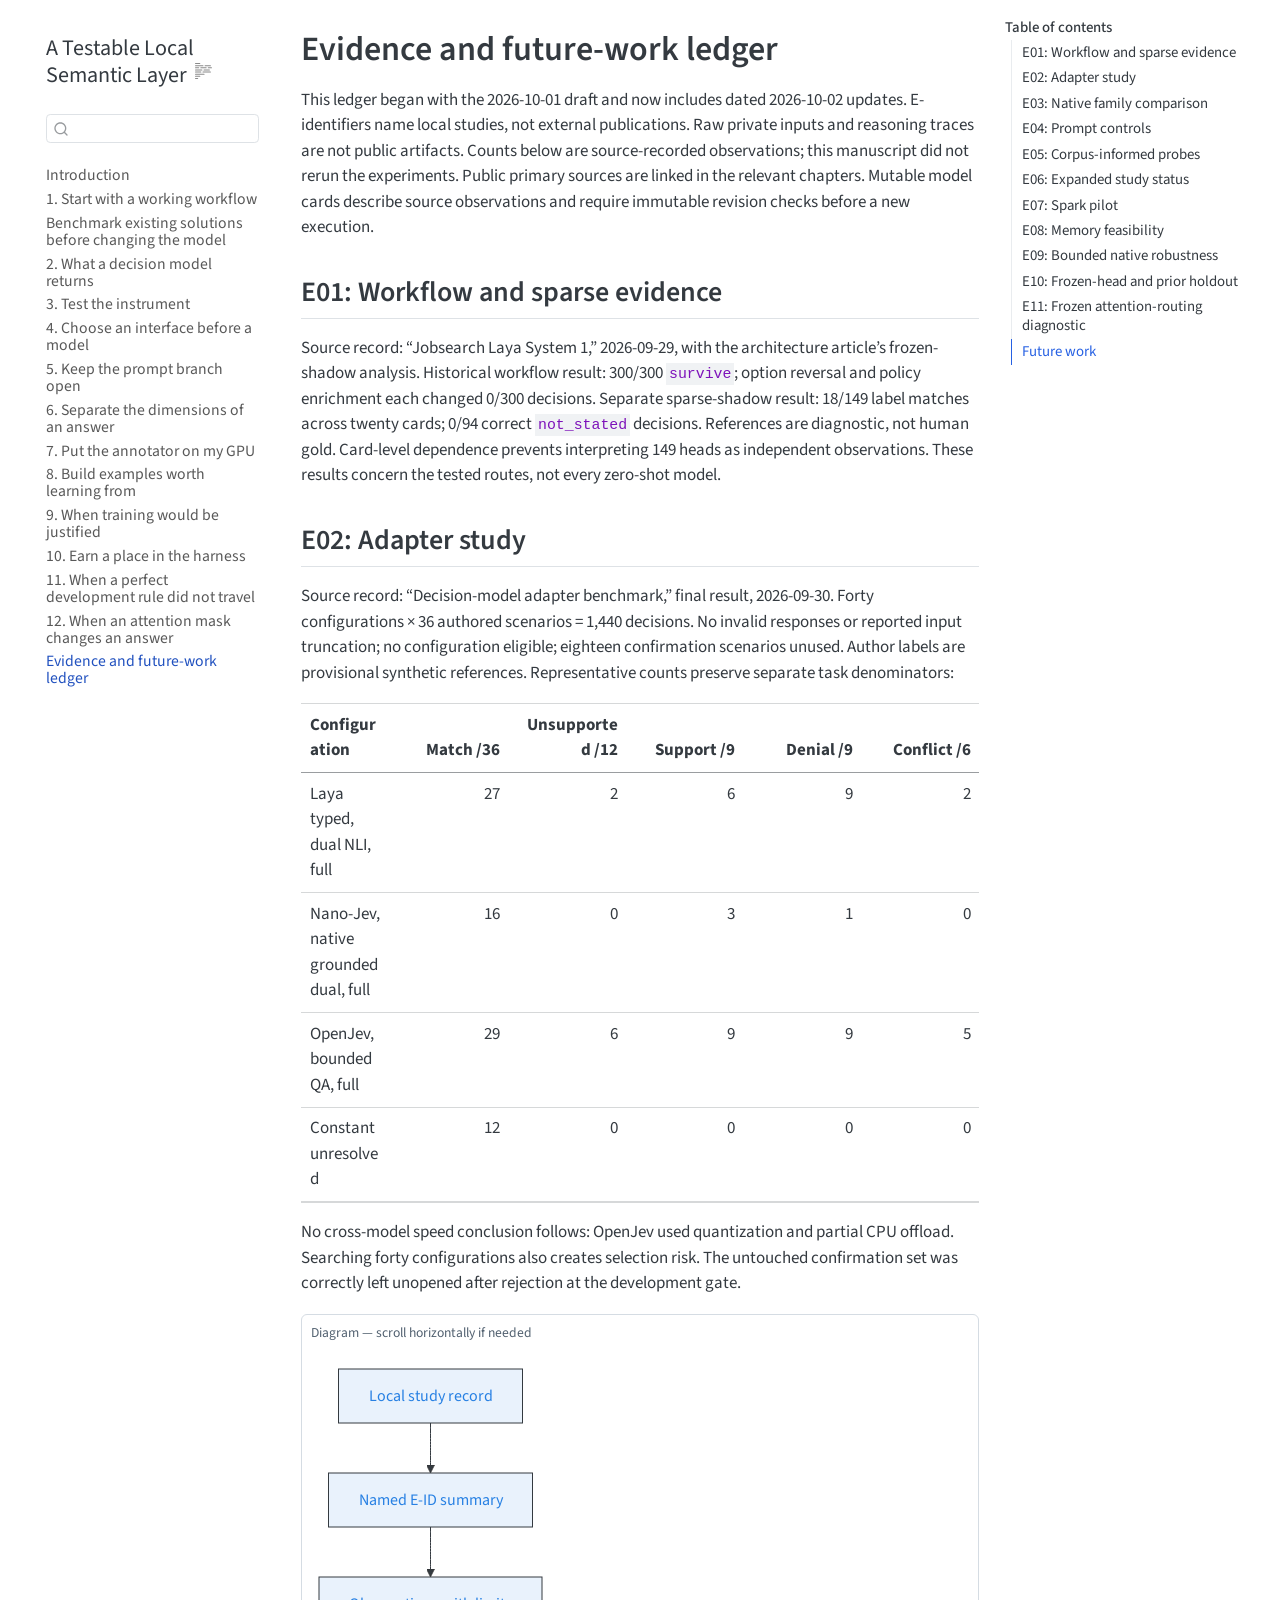
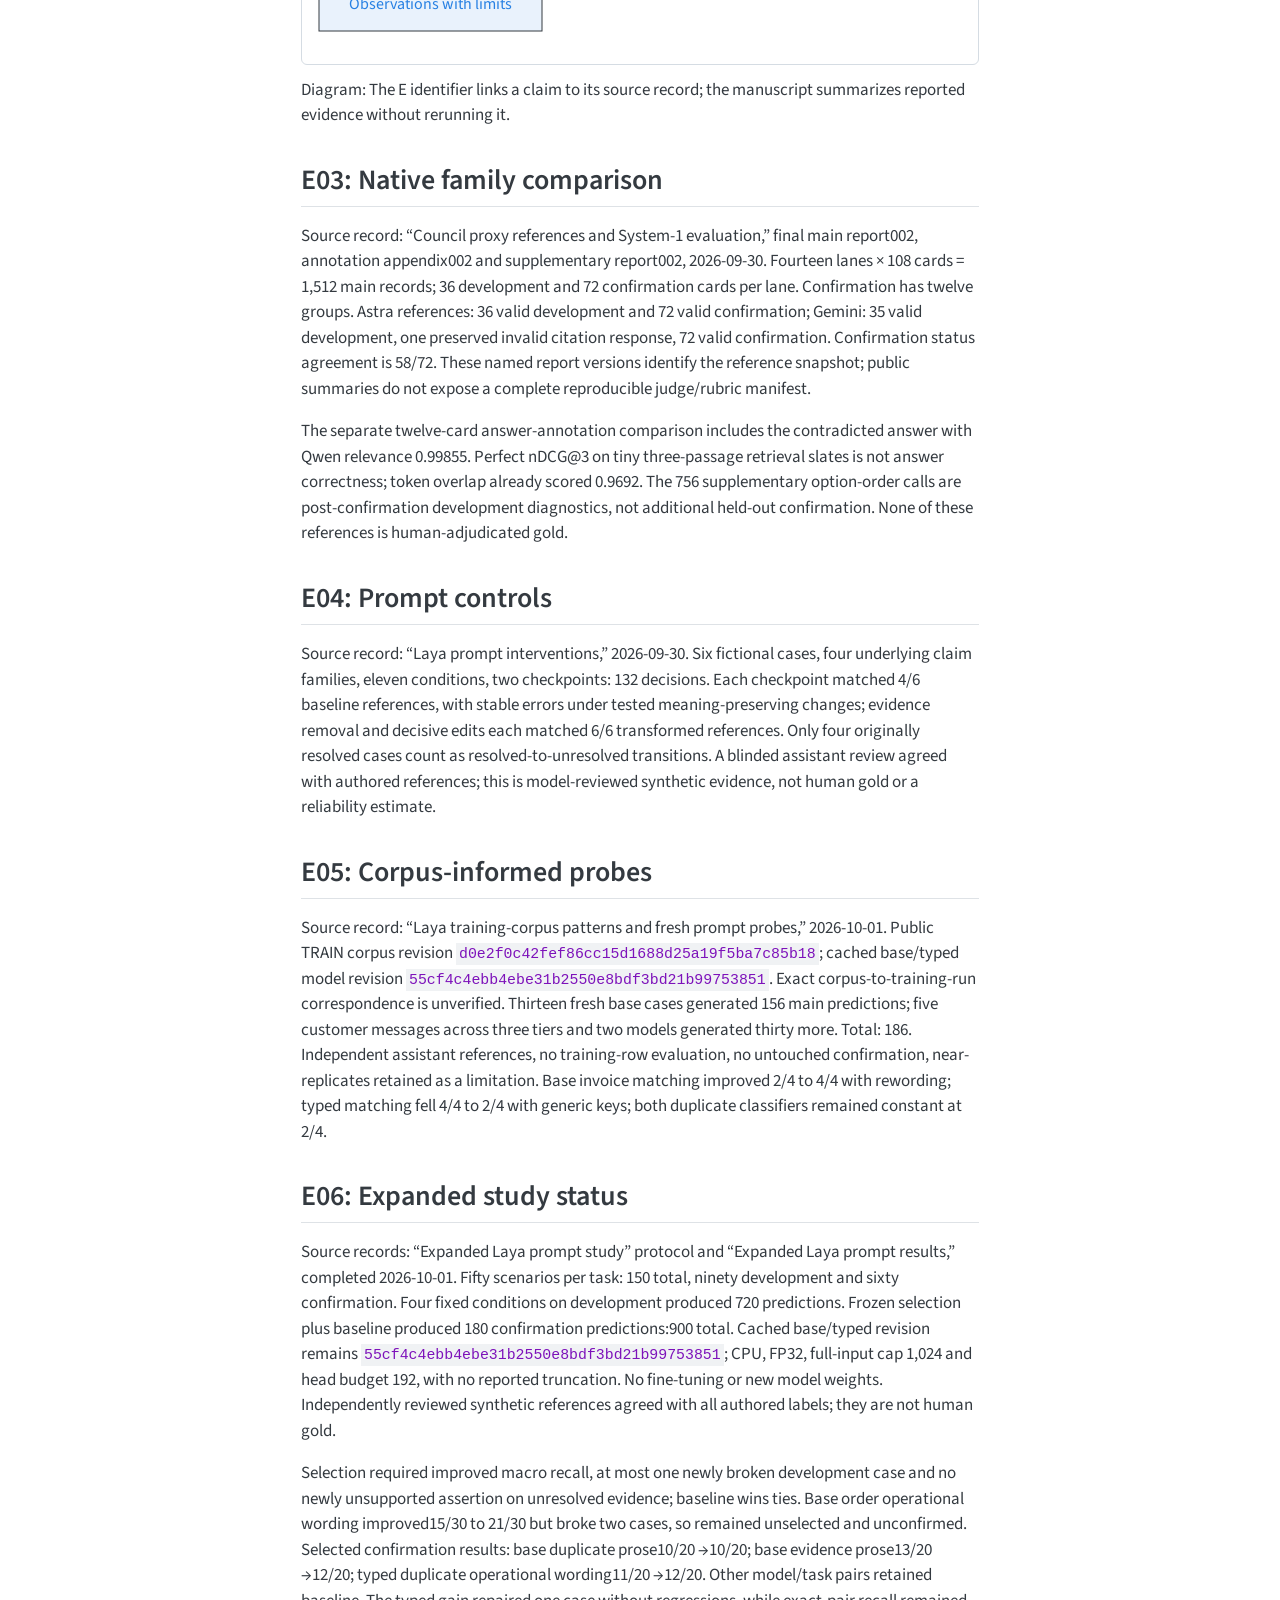
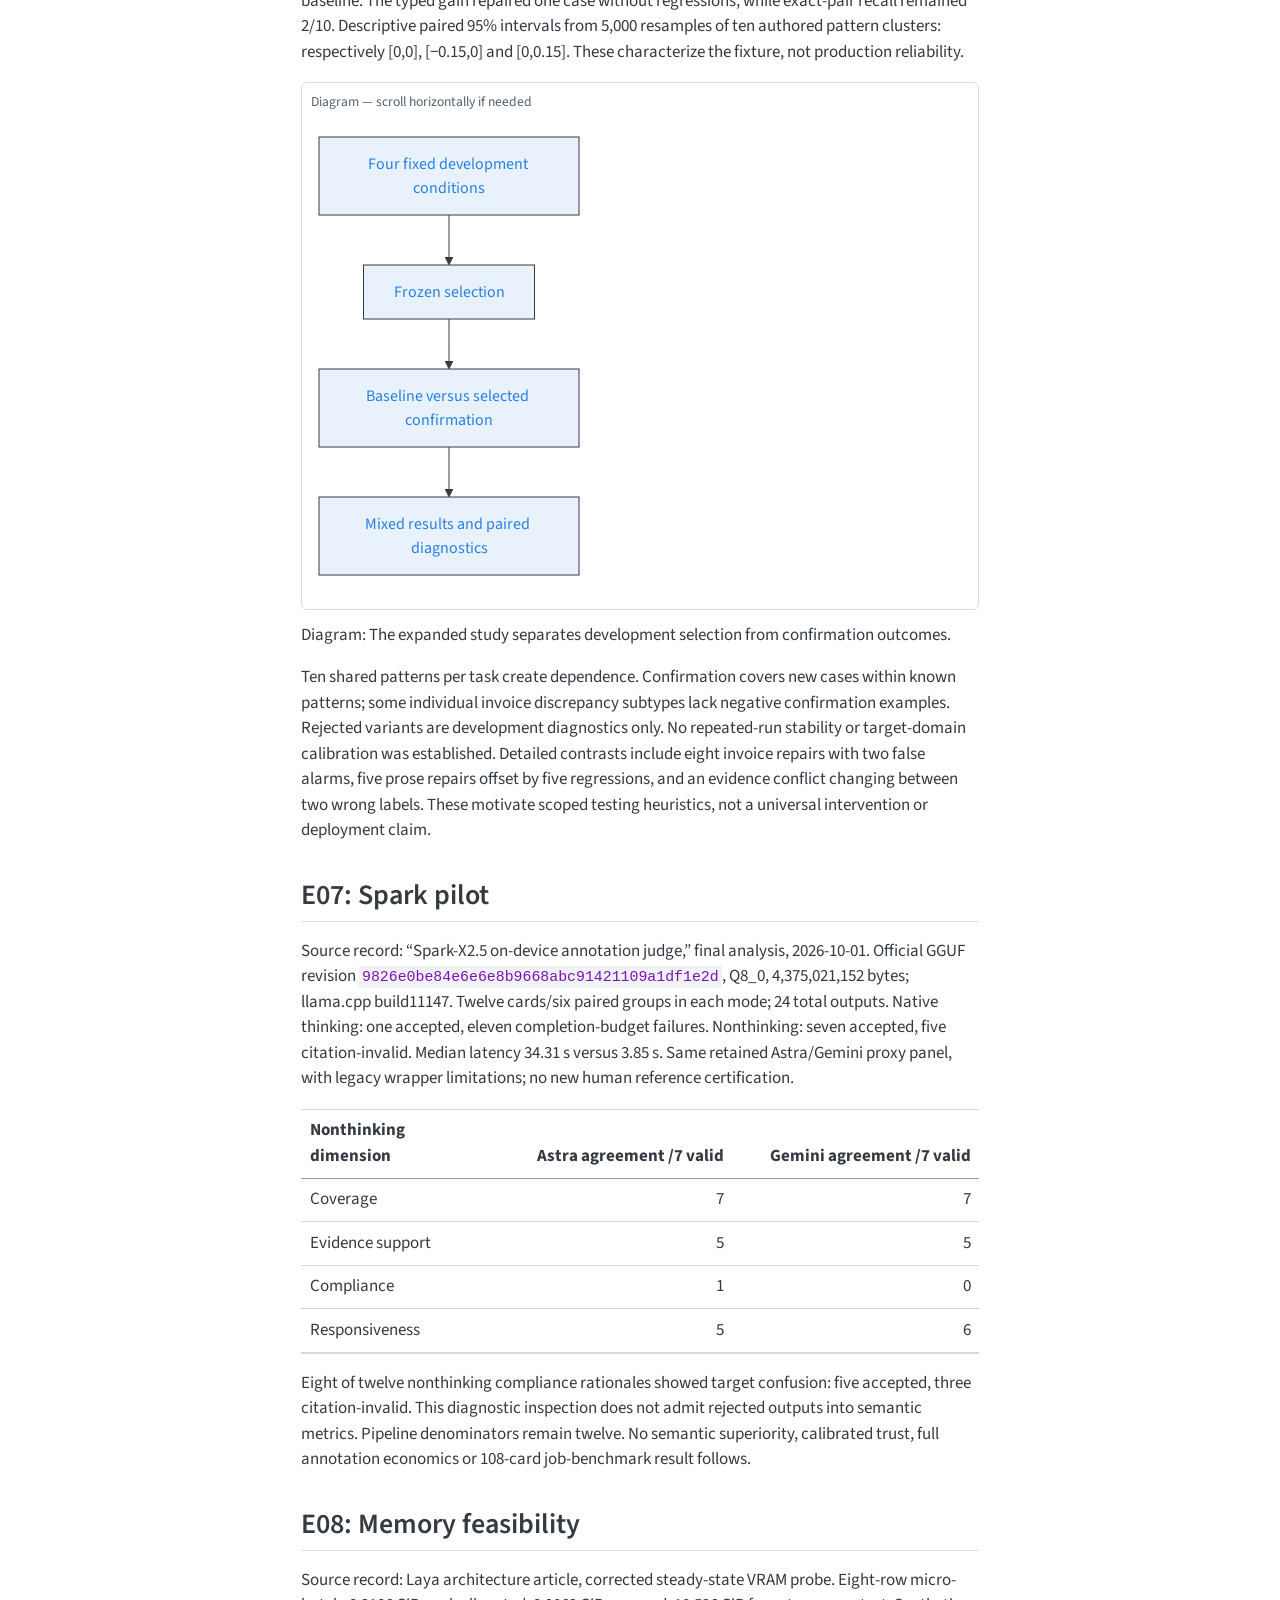
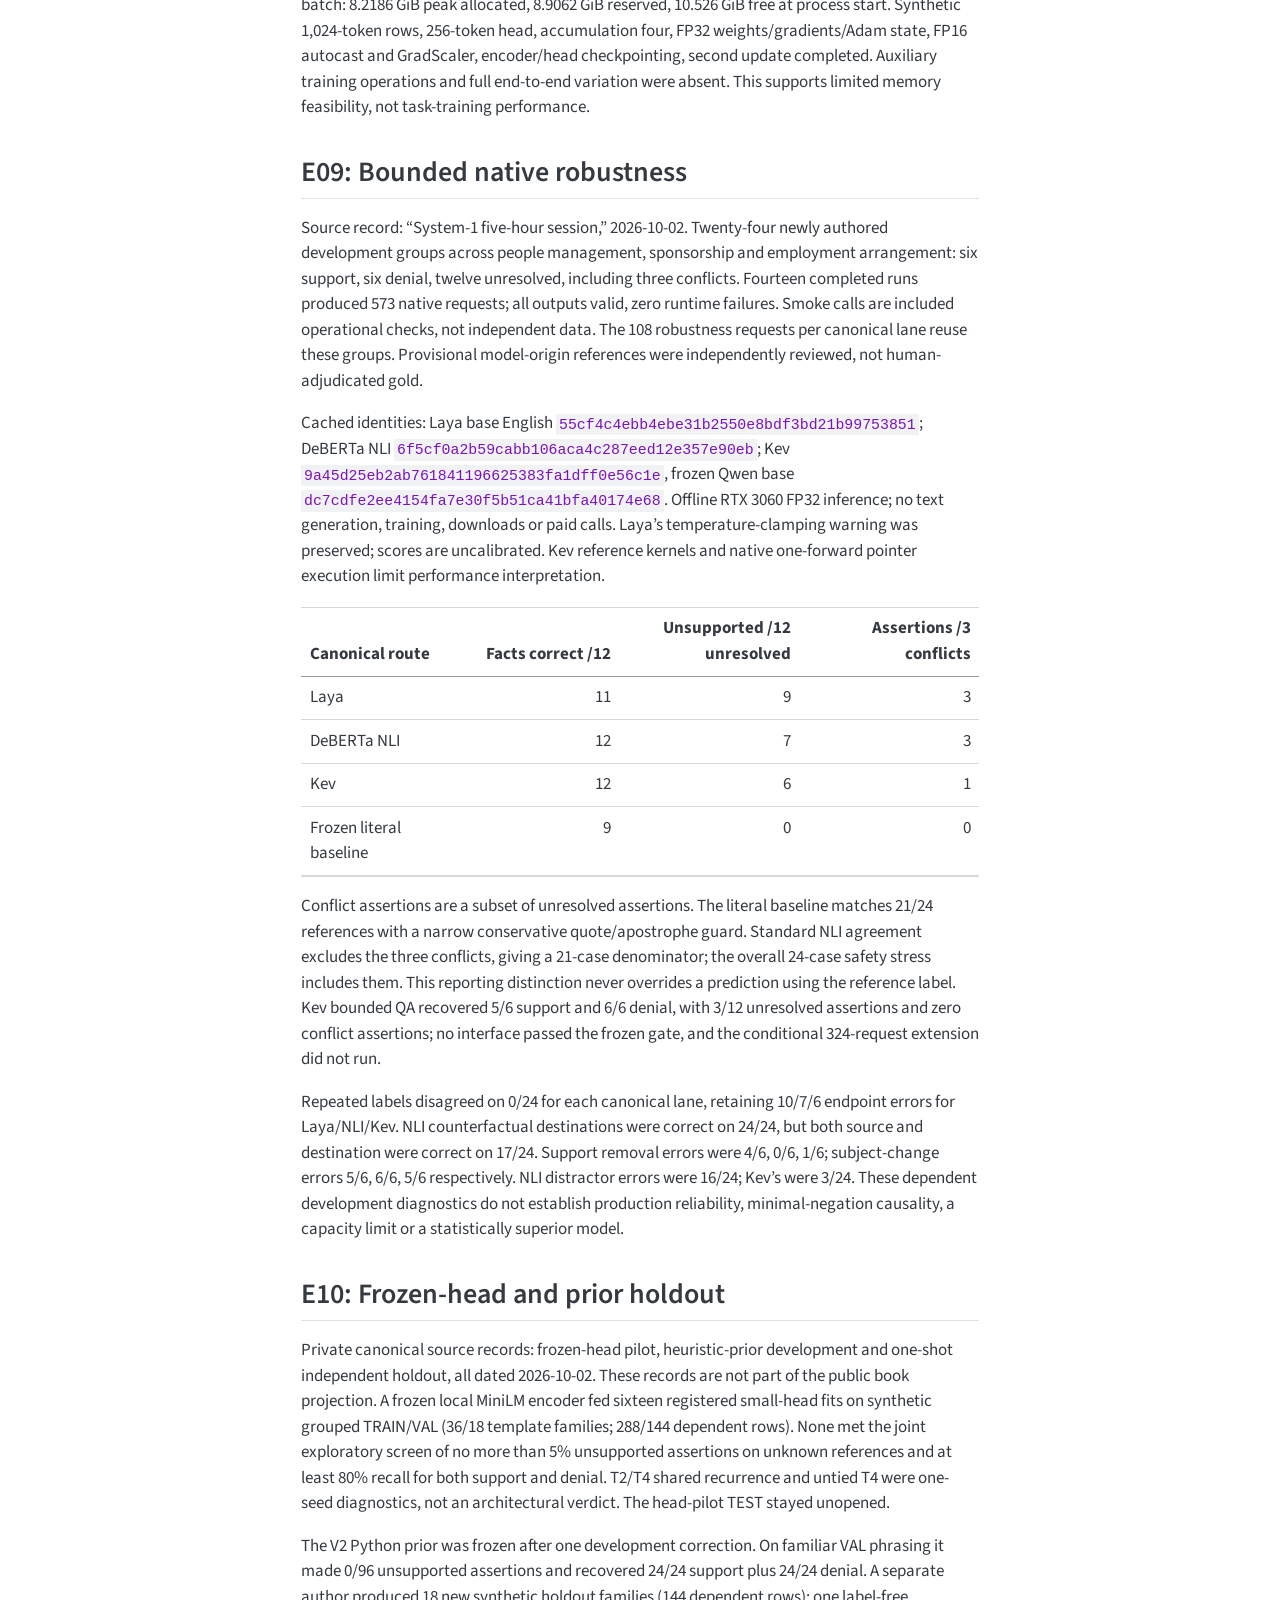
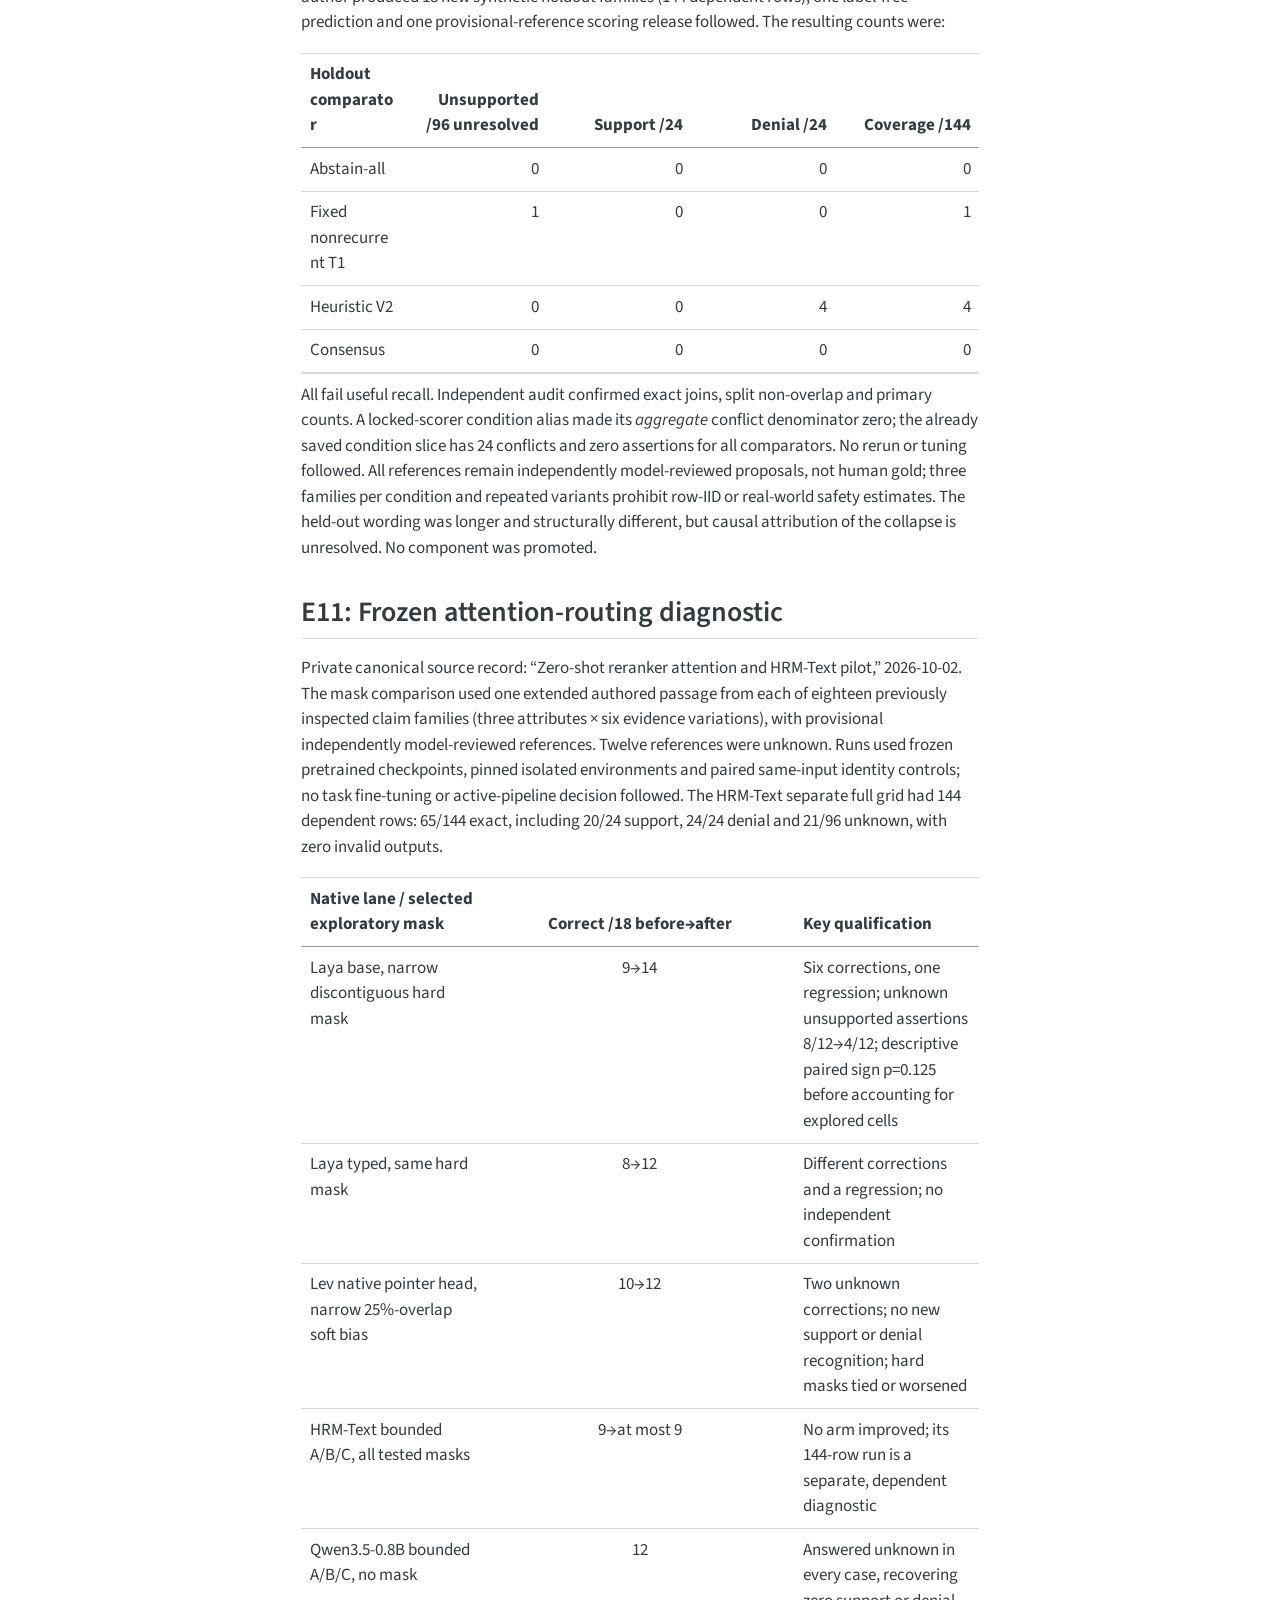
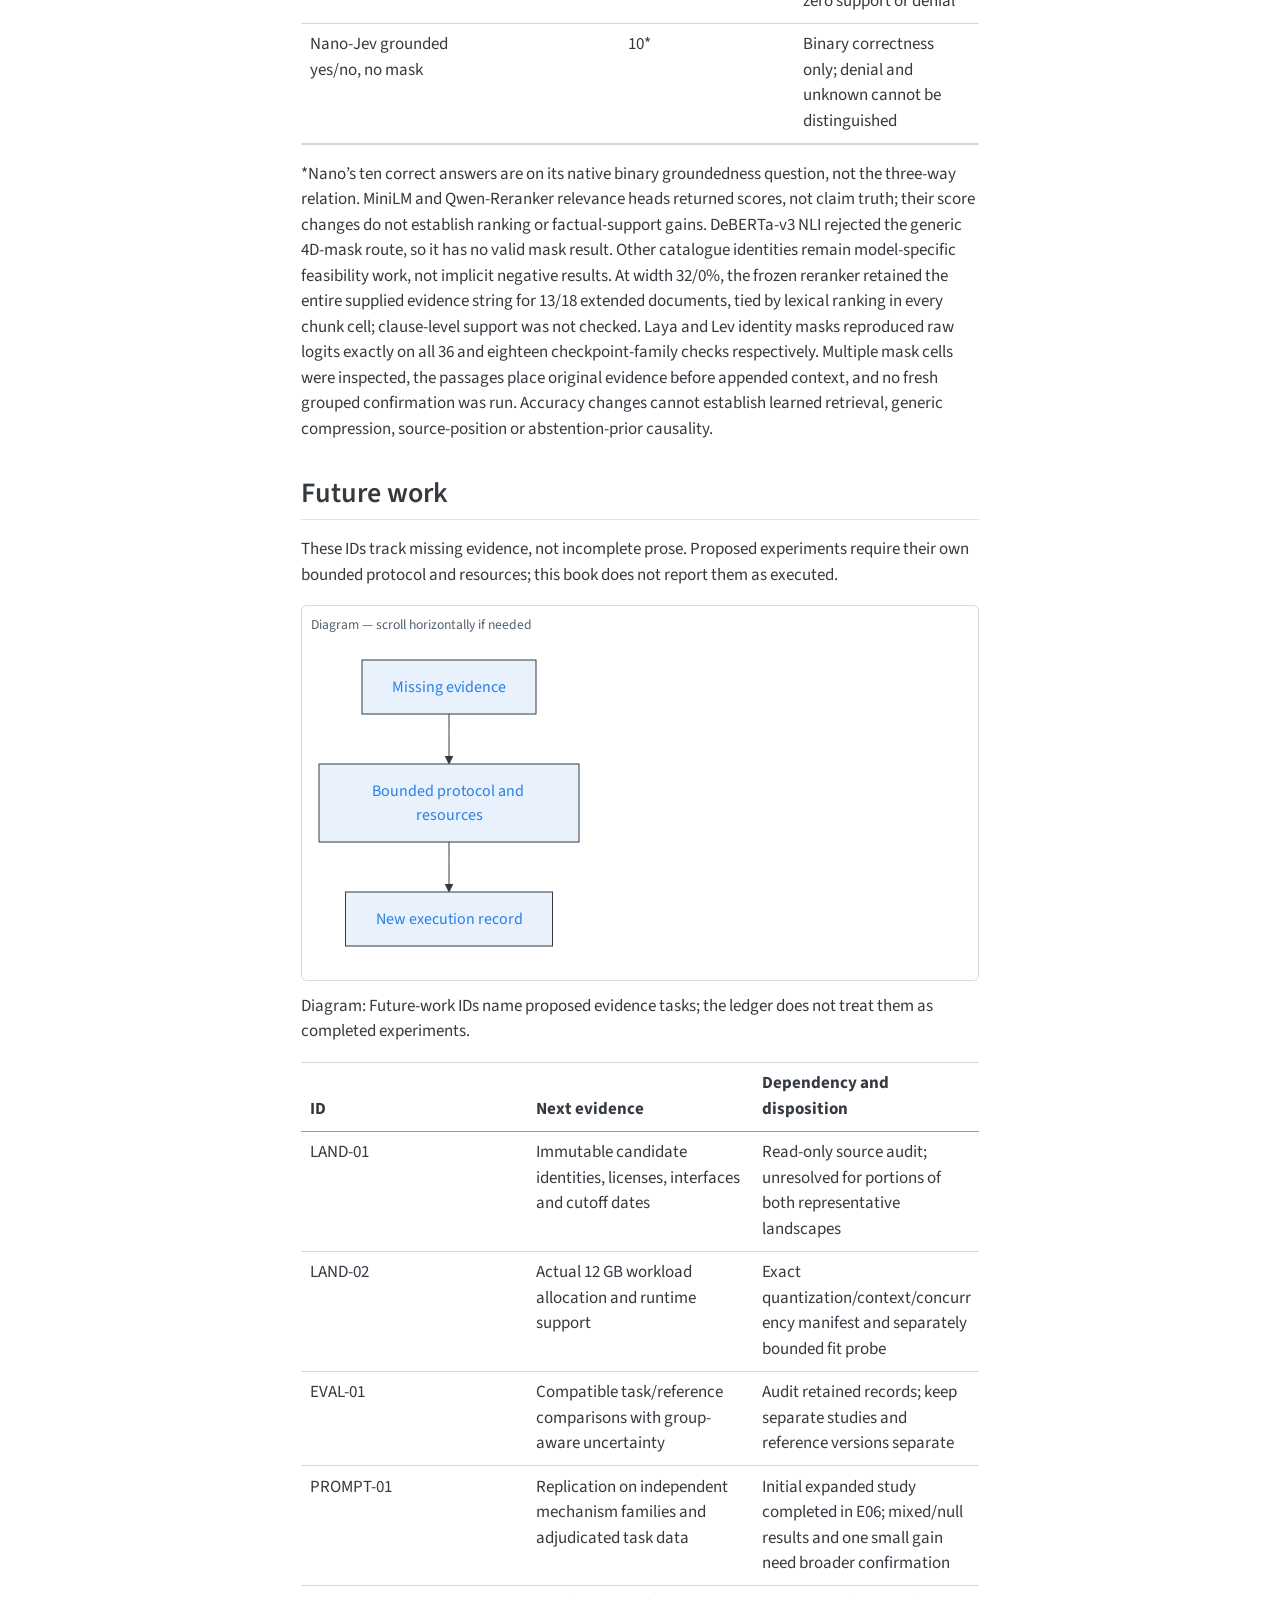
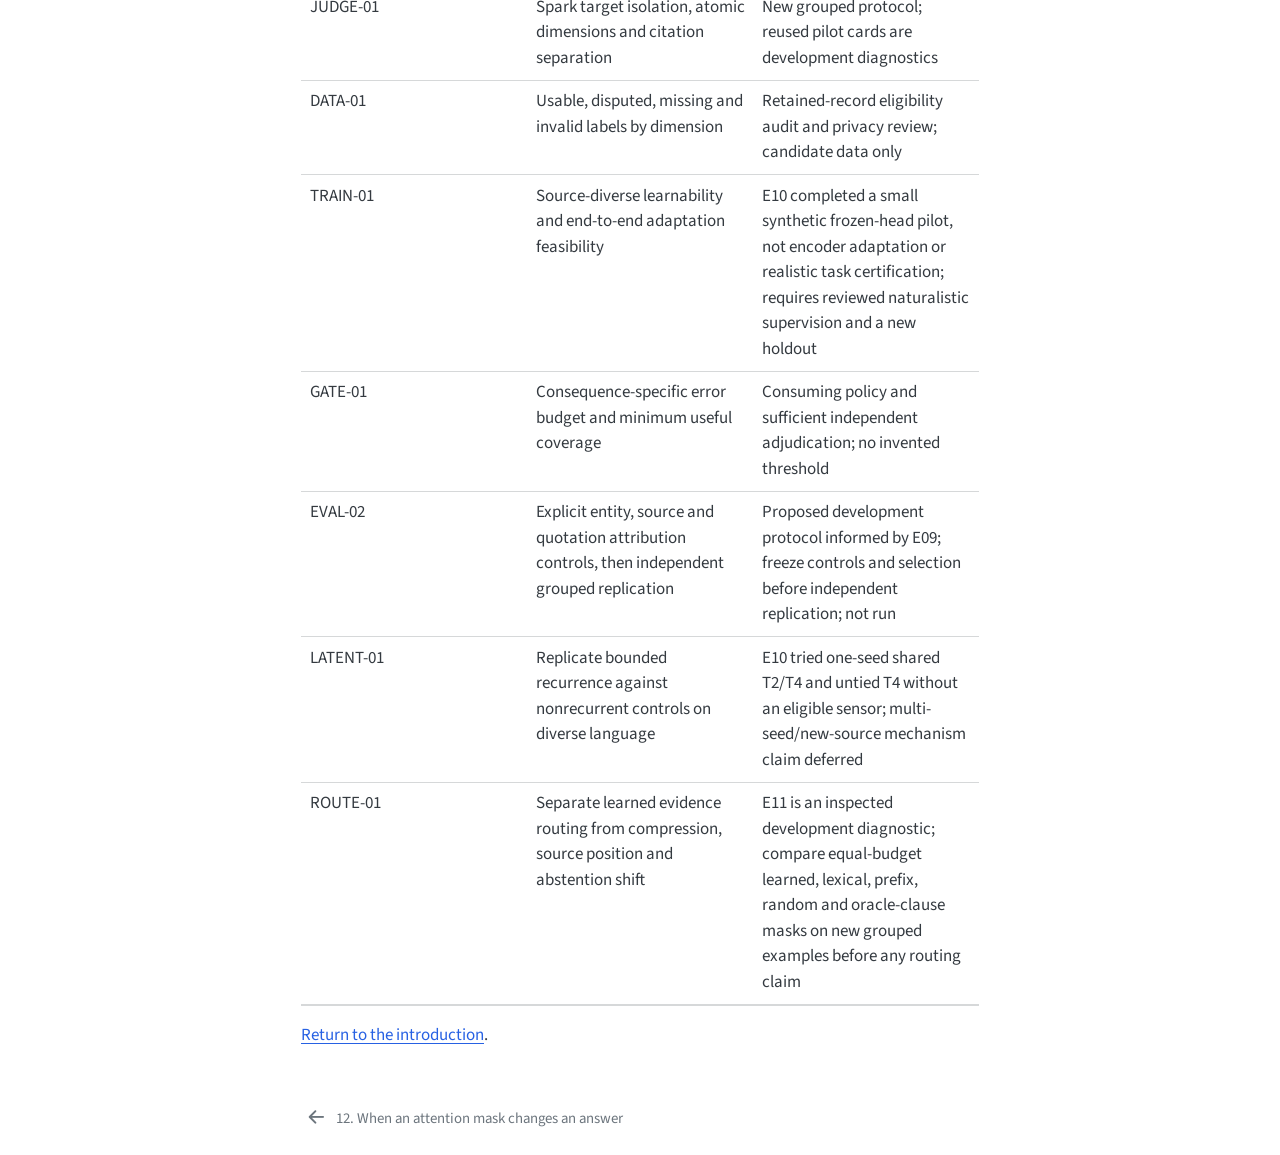
<file: docs/evidence.html>
<!DOCTYPE html>
<html xmlns="http://www.w3.org/1999/xhtml" lang="en" xml:lang="en"><head>

<meta charset="utf-8">
<meta name="generator" content="quarto-1.10.18">

<meta name="viewport" content="width=device-width, initial-scale=1.0, user-scalable=yes">


<title>Evidence and future-work ledger – A Testable Local Semantic Layer</title>
<style>
/* Default styles provided by pandoc.
** See https://pandoc.org/MANUAL.html#variables-for-html for config info.
*/
span.smallcaps{font-variant: small-caps;}
div.columns{display: flex; gap: 1.5em;}
div.column{flex: auto;}
@media screen {
div.columns{gap: min(4vw, 1.5em);}
div.column{overflow-x: auto;}
}
div.hanging-indent{margin-left: 1.5em; text-indent: -1.5em;}
ul.task-list{list-style: none;}
ul.task-list li input[type="checkbox"] {
  width: 0.8em;
  margin: 0 0.8em 0.2em -1em; /* quarto-specific, see https://github.com/quarto-dev/quarto-cli/issues/4556 */ 
  vertical-align: middle;
}
</style>


<script src="site_libs/quarto-nav/quarto-nav.js"></script>
<script src="site_libs/quarto-nav/headroom.min.js"></script>
<script src="site_libs/clipboard/clipboard.min.js"></script>
<script src="site_libs/quarto-search/autocomplete.umd.js"></script>
<script src="site_libs/quarto-search/fuse.min.js"></script>
<script src="site_libs/quarto-search/quarto-search.js"></script>
<meta name="quarto:offset" content="./">
<link href="./12-attention.html" rel="prev">
<script src="site_libs/quarto-html/quarto.js" type="module"></script>
<script src="site_libs/quarto-html/tabsets/tabsets.js" type="module"></script>
<script src="site_libs/quarto-html/popper.min.js"></script>
<script src="site_libs/quarto-html/tippy.umd.min.js"></script>
<script src="site_libs/quarto-html/anchor.min.js"></script>
<link href="site_libs/quarto-html/tippy.css" rel="stylesheet">
<link href="site_libs/quarto-html/quarto-syntax-highlighting-64a204ab8560d761af7679ceaba22944.css" rel="stylesheet" id="quarto-text-highlighting-styles">
<script src="site_libs/bootstrap/bootstrap.min.js"></script>
<link href="site_libs/bootstrap/bootstrap-icons.css" rel="stylesheet">
<link href="site_libs/bootstrap/bootstrap-7227454d60a76f7036b3a8bd656475dd.min.css" rel="stylesheet" append-hash="true" id="quarto-bootstrap" data-mode="light">
<script id="quarto-search-options" type="application/json">{
  "location": "sidebar",
  "copy-button": false,
  "collapse-after": 3,
  "panel-placement": "start",
  "type": "textbox",
  "limit": 50,
  "keyboard-shortcut": [
    "f",
    "/",
    "s"
  ],
  "show-item-context": false,
  "language": {
    "search-no-results-text": "No results",
    "search-matching-documents-text": "matching documents",
    "search-copy-link-title": "Copy link to search",
    "search-hide-matches-text": "Hide additional matches",
    "search-more-match-text": "more match in this document",
    "search-more-matches-text": "more matches in this document",
    "search-clear-button-title": "Clear",
    "search-text-placeholder": "",
    "search-detached-cancel-button-title": "Cancel",
    "search-submit-button-title": "Submit",
    "search-label": "Search"
  }
}</script>
<script src="site_libs/quarto-diagram/mermaid.min.js"></script>
<script src="site_libs/quarto-diagram/mermaid-init.js"></script>
<link href="site_libs/quarto-diagram/mermaid.css" rel="stylesheet">


<link rel="stylesheet" href="styles.css">
</head>

<body class="nav-sidebar floating quarto-light">

<div id="quarto-search-results"></div>
  <header id="quarto-header" class="headroom fixed-top">
  <nav class="quarto-secondary-nav">
    <div class="container-fluid d-flex">
      <button type="button" class="quarto-btn-toggle btn" data-bs-toggle="collapse" role="button" data-bs-target=".quarto-sidebar-collapse-item" aria-controls="quarto-sidebar" aria-expanded="false" aria-label="Toggle sidebar navigation" onclick="if (window.quartoToggleHeadroom) { window.quartoToggleHeadroom(); }">
        <i class="bi bi-layout-text-sidebar-reverse"></i>
      </button>
        <nav class="quarto-page-breadcrumbs" aria-label="breadcrumb"><ol class="breadcrumb"><li class="breadcrumb-item"><a href="./evidence.html"><span class="chapter-title">Evidence and future-work ledger</span></a></li></ol></nav>
        <a class="flex-grow-1" role="navigation" data-bs-toggle="collapse" data-bs-target=".quarto-sidebar-collapse-item" aria-controls="quarto-sidebar" aria-expanded="false" aria-label="Toggle sidebar navigation" onclick="if (window.quartoToggleHeadroom) { window.quartoToggleHeadroom(); }">      
        </a>
      <button type="button" class="btn quarto-search-button" aria-label="Search" onclick="window.quartoOpenSearch();">
        <i class="bi bi-search"></i>
      </button>
    </div>
  </nav>
</header>
<!-- content -->
<div id="quarto-content" class="quarto-container page-columns page-rows-contents page-layout-article">
<!-- sidebar -->
  <nav id="quarto-sidebar" class="sidebar collapse collapse-horizontal quarto-sidebar-collapse-item sidebar-navigation floating overflow-auto">
    <div class="pt-lg-2 mt-2 text-left sidebar-header">
    <div class="sidebar-title mb-0 py-0">
      <a href="./">A Testable Local Semantic Layer</a> 
        <div class="sidebar-tools-main">
  <a href="" class="quarto-reader-toggle quarto-navigation-tool px-1" onclick="window.quartoToggleReader(); return false;" title="Toggle reader mode">
  <div class="quarto-reader-toggle-btn">
  <i class="bi"></i>
  </div>
</a>
</div>
    </div>
      </div>
        <div class="mt-2 flex-shrink-0 align-items-center">
        <div class="sidebar-search">
        <div id="quarto-search" class="" title="Search"></div>
        </div>
        </div>
    <div class="sidebar-menu-container"> 
    <ul class="list-unstyled mt-1">
        <li class="sidebar-item">
  <div class="sidebar-item-container"> 
  <a href="./index.html" class="sidebar-item-text sidebar-link"><span class="chapter-title">Introduction</span></a>
  </div>
</li>
        <li class="sidebar-item">
  <div class="sidebar-item-container"> 
  <a href="./01-workflow.html" class="sidebar-item-text sidebar-link"><span class="chapter-title">1. Start with a working workflow</span></a>
  </div>
</li>
        <li class="sidebar-item">
  <div class="sidebar-item-container"> 
  <a href="./02-existing-solutions.html" class="sidebar-item-text sidebar-link"><span class="chapter-title">Benchmark existing solutions before changing the model</span></a>
  </div>
</li>
        <li class="sidebar-item">
  <div class="sidebar-item-container"> 
  <a href="./02-instrument.html" class="sidebar-item-text sidebar-link"><span class="chapter-title">2. What a decision model returns</span></a>
  </div>
</li>
        <li class="sidebar-item">
  <div class="sidebar-item-container"> 
  <a href="./03-diagnostics.html" class="sidebar-item-text sidebar-link"><span class="chapter-title">3. Test the instrument</span></a>
  </div>
</li>
        <li class="sidebar-item">
  <div class="sidebar-item-container"> 
  <a href="./04-landscape.html" class="sidebar-item-text sidebar-link"><span class="chapter-title">4. Choose an interface before a model</span></a>
  </div>
</li>
        <li class="sidebar-item">
  <div class="sidebar-item-container"> 
  <a href="./05-prompts.html" class="sidebar-item-text sidebar-link"><span class="chapter-title">5. Keep the prompt branch open</span></a>
  </div>
</li>
        <li class="sidebar-item">
  <div class="sidebar-item-container"> 
  <a href="./06-references.html" class="sidebar-item-text sidebar-link"><span class="chapter-title">6. Separate the dimensions of an answer</span></a>
  </div>
</li>
        <li class="sidebar-item">
  <div class="sidebar-item-container"> 
  <a href="./07-spark.html" class="sidebar-item-text sidebar-link"><span class="chapter-title">7. Put the annotator on my GPU</span></a>
  </div>
</li>
        <li class="sidebar-item">
  <div class="sidebar-item-container"> 
  <a href="./08-supervision.html" class="sidebar-item-text sidebar-link"><span class="chapter-title">8. Build examples worth learning from</span></a>
  </div>
</li>
        <li class="sidebar-item">
  <div class="sidebar-item-container"> 
  <a href="./09-training.html" class="sidebar-item-text sidebar-link"><span class="chapter-title">9. When training would be justified</span></a>
  </div>
</li>
        <li class="sidebar-item">
  <div class="sidebar-item-container"> 
  <a href="./10-gates.html" class="sidebar-item-text sidebar-link"><span class="chapter-title">10. Earn a place in the harness</span></a>
  </div>
</li>
        <li class="sidebar-item">
  <div class="sidebar-item-container"> 
  <a href="./11-priors.html" class="sidebar-item-text sidebar-link"><span class="chapter-title">11. When a perfect development rule did not travel</span></a>
  </div>
</li>
        <li class="sidebar-item">
  <div class="sidebar-item-container"> 
  <a href="./12-attention.html" class="sidebar-item-text sidebar-link"><span class="chapter-title">12. When an attention mask changes an answer</span></a>
  </div>
</li>
        <li class="sidebar-item">
  <div class="sidebar-item-container"> 
  <a href="./evidence.html" class="sidebar-item-text sidebar-link active"><span class="chapter-title">Evidence and future-work ledger</span></a>
  </div>
</li>
    </ul>
    </div>
</nav>
<div id="quarto-sidebar-glass" class="quarto-sidebar-collapse-item" data-bs-toggle="collapse" data-bs-target=".quarto-sidebar-collapse-item"></div>
<!-- margin-sidebar -->
    <div id="quarto-margin-sidebar" class="sidebar margin-sidebar">
        <nav id="TOC" role="doc-toc" class="toc-active">
    <h2 id="toc-title">Table of contents</h2>
   
  <ul>
  <li><a href="#e01-workflow-and-sparse-evidence" id="toc-e01-workflow-and-sparse-evidence" class="nav-link active" data-scroll-target="#e01-workflow-and-sparse-evidence">E01: Workflow and sparse evidence</a></li>
  <li><a href="#e02-adapter-study" id="toc-e02-adapter-study" class="nav-link" data-scroll-target="#e02-adapter-study">E02: Adapter study</a></li>
  <li><a href="#e03-native-family-comparison" id="toc-e03-native-family-comparison" class="nav-link" data-scroll-target="#e03-native-family-comparison">E03: Native family comparison</a></li>
  <li><a href="#e04-prompt-controls" id="toc-e04-prompt-controls" class="nav-link" data-scroll-target="#e04-prompt-controls">E04: Prompt controls</a></li>
  <li><a href="#e05-corpus-informed-probes" id="toc-e05-corpus-informed-probes" class="nav-link" data-scroll-target="#e05-corpus-informed-probes">E05: Corpus-informed probes</a></li>
  <li><a href="#e06-expanded-study-status" id="toc-e06-expanded-study-status" class="nav-link" data-scroll-target="#e06-expanded-study-status">E06: Expanded study status</a></li>
  <li><a href="#e07-spark-pilot" id="toc-e07-spark-pilot" class="nav-link" data-scroll-target="#e07-spark-pilot">E07: Spark pilot</a></li>
  <li><a href="#e08-memory-feasibility" id="toc-e08-memory-feasibility" class="nav-link" data-scroll-target="#e08-memory-feasibility">E08: Memory feasibility</a></li>
  <li><a href="#e09-bounded-native-robustness" id="toc-e09-bounded-native-robustness" class="nav-link" data-scroll-target="#e09-bounded-native-robustness">E09: Bounded native robustness</a></li>
  <li><a href="#e10-frozen-head-and-prior-holdout" id="toc-e10-frozen-head-and-prior-holdout" class="nav-link" data-scroll-target="#e10-frozen-head-and-prior-holdout">E10: Frozen-head and prior holdout</a></li>
  <li><a href="#e11-frozen-attention-routing-diagnostic" id="toc-e11-frozen-attention-routing-diagnostic" class="nav-link" data-scroll-target="#e11-frozen-attention-routing-diagnostic">E11: Frozen attention-routing diagnostic</a></li>
  <li><a href="#future-work" id="toc-future-work" class="nav-link" data-scroll-target="#future-work">Future work</a></li>
  </ul>
</nav>
    </div>
<!-- main -->
<main class="content" id="quarto-document-content">

<header id="title-block-header" class="quarto-title-block default">
<div class="quarto-title">
<h1 class="title"><span class="chapter-title">Evidence and future-work ledger</span></h1>
</div>



<div class="quarto-title-meta">

    
  
    
  </div>
  


</header>


<!-- block: evidence-001 -->
<p><span id="evidence-001"></span></p>
<!-- block: evidence-002 -->
<p><span id="evidence-002"></span></p>
<p>This ledger began with the 2026-10-01 draft and now includes dated 2026-10-02 updates. E-identifiers name local studies, not external publications. Raw private inputs and reasoning traces are not public artifacts. Counts below are source-recorded observations; this manuscript did not rerun the experiments. Public primary sources are linked in the relevant chapters. Mutable model cards describe source observations and require immutable revision checks before a new execution.</p>
<!-- block: evidence-003 -->
<p><span id="evidence-003"></span></p>
<section id="e01-workflow-and-sparse-evidence" class="level2">
<h2 class="anchored" data-anchor-id="e01-workflow-and-sparse-evidence">E01: Workflow and sparse evidence</h2>
<!-- block: evidence-004 -->
<p><span id="evidence-004"></span></p>
<p>Source record: “Jobsearch Laya System 1,” 2026-09-29, with the architecture article’s frozen-shadow analysis. Historical workflow result: 300/300 <code>survive</code>; option reversal and policy enrichment each changed 0/300 decisions. Separate sparse-shadow result: 18/149 label matches across twenty cards; 0/94 correct <code>not_stated</code> decisions. References are diagnostic, not human gold. Card-level dependence prevents interpreting 149 heads as independent observations. These results concern the tested routes, not every zero-shot model.</p>
<!-- block: evidence-005 -->
<p><span id="evidence-005"></span></p>
</section>
<section id="e02-adapter-study" class="level2">
<h2 class="anchored" data-anchor-id="e02-adapter-study">E02: Adapter study</h2>
<!-- block: evidence-006 -->
<p><span id="evidence-006"></span></p>
<p>Source record: “Decision-model adapter benchmark,” final result, 2026-09-30. Forty configurations × 36 authored scenarios = 1,440 decisions. No invalid responses or reported input truncation; no configuration eligible; eighteen confirmation scenarios unused. Author labels are provisional synthetic references. Representative counts preserve separate task denominators:</p>
<!-- block: evidence-007 -->
<p><span id="evidence-007"></span></p>
<table class="caption-top table">
<colgroup>
<col style="width: 13%">
<col style="width: 17%">
<col style="width: 17%">
<col style="width: 17%">
<col style="width: 17%">
<col style="width: 17%">
</colgroup>
<thead>
<tr class="header">
<th>Configuration</th>
<th style="text-align: right;">Match /36</th>
<th style="text-align: right;">Unsupported /12</th>
<th style="text-align: right;">Support /9</th>
<th style="text-align: right;">Denial /9</th>
<th style="text-align: right;">Conflict /6</th>
</tr>
</thead>
<tbody>
<tr class="odd">
<td>Laya typed, dual NLI, full</td>
<td style="text-align: right;">27</td>
<td style="text-align: right;">2</td>
<td style="text-align: right;">6</td>
<td style="text-align: right;">9</td>
<td style="text-align: right;">2</td>
</tr>
<tr class="even">
<td>Nano-Jev, native grounded dual, full</td>
<td style="text-align: right;">16</td>
<td style="text-align: right;">0</td>
<td style="text-align: right;">3</td>
<td style="text-align: right;">1</td>
<td style="text-align: right;">0</td>
</tr>
<tr class="odd">
<td>OpenJev, bounded QA, full</td>
<td style="text-align: right;">29</td>
<td style="text-align: right;">6</td>
<td style="text-align: right;">9</td>
<td style="text-align: right;">9</td>
<td style="text-align: right;">5</td>
</tr>
<tr class="even">
<td>Constant unresolved</td>
<td style="text-align: right;">12</td>
<td style="text-align: right;">0</td>
<td style="text-align: right;">0</td>
<td style="text-align: right;">0</td>
<td style="text-align: right;">0</td>
</tr>
</tbody>
</table>
<!-- block: evidence-008 -->
<p><span id="evidence-008"></span></p>
<p>No cross-model speed conclusion follows: OpenJev used quantization and partial CPU offload. Searching forty configurations also creates selection risk. The untouched confirmation set was correctly left unopened after rejection at the development gate.</p>
<!-- block: app-diagram-01 -->
<p><span id="app-diagram-01"></span></p>
<div class="cell" data-fig-responsive="false" data-layout-align="default">
<div class="cell-output-display">
<div>
<p></p><figure class="figure"><p></p>
<div>
<pre class="mermaid mermaid-js">%%{init: {"flowchart": {"useMaxWidth": false}}}%%
flowchart TD
accTitle: Evidence record provenance
accDescr: A local study record is summarized under a named E identifier; the manuscript reports source-recorded observations with the methods and limitations attached to that record.
    A["Local study record"] --&gt; B["Named E-ID summary"]
    B --&gt; C["Observations with limits"]
</pre>
</div>
<p></p></figure><p></p>
</div>
</div>
</div>
<p>Diagram: The E identifier links a claim to its source record; the manuscript summarizes reported evidence without rerunning it.</p>
<!-- block: evidence-009 -->
<p><span id="evidence-009"></span></p>
</section>
<section id="e03-native-family-comparison" class="level2">
<h2 class="anchored" data-anchor-id="e03-native-family-comparison">E03: Native family comparison</h2>
<!-- block: evidence-010 -->
<p><span id="evidence-010"></span></p>
<p>Source record: “Council proxy references and System-1 evaluation,” final main report002, annotation appendix002 and supplementary report002, 2026-09-30. Fourteen lanes × 108 cards = 1,512 main records; 36 development and 72 confirmation cards per lane. Confirmation has twelve groups. Astra references: 36 valid development and 72 valid confirmation; Gemini: 35 valid development, one preserved invalid citation response, 72 valid confirmation. Confirmation status agreement is 58/72. These named report versions identify the reference snapshot; public summaries do not expose a complete reproducible judge/rubric manifest.</p>
<!-- block: evidence-011 -->
<p><span id="evidence-011"></span></p>
<p>The separate twelve-card answer-annotation comparison includes the contradicted answer with Qwen relevance 0.99855. Perfect nDCG@3 on tiny three-passage retrieval slates is not answer correctness; token overlap already scored 0.9692. The 756 supplementary option-order calls are post-confirmation development diagnostics, not additional held-out confirmation. None of these references is human-adjudicated gold.</p>
<!-- block: evidence-012 -->
<p><span id="evidence-012"></span></p>
</section>
<section id="e04-prompt-controls" class="level2">
<h2 class="anchored" data-anchor-id="e04-prompt-controls">E04: Prompt controls</h2>
<!-- block: evidence-013 -->
<p><span id="evidence-013"></span></p>
<p>Source record: “Laya prompt interventions,” 2026-09-30. Six fictional cases, four underlying claim families, eleven conditions, two checkpoints: 132 decisions. Each checkpoint matched 4/6 baseline references, with stable errors under tested meaning-preserving changes; evidence removal and decisive edits each matched 6/6 transformed references. Only four originally resolved cases count as resolved-to-unresolved transitions. A blinded assistant review agreed with authored references; this is model-reviewed synthetic evidence, not human gold or a reliability estimate.</p>
<!-- block: evidence-014 -->
<p><span id="evidence-014"></span></p>
</section>
<section id="e05-corpus-informed-probes" class="level2">
<h2 class="anchored" data-anchor-id="e05-corpus-informed-probes">E05: Corpus-informed probes</h2>
<!-- block: evidence-015 -->
<p><span id="evidence-015"></span></p>
<p>Source record: “Laya training-corpus patterns and fresh prompt probes,” 2026-10-01. Public TRAIN corpus revision <code>d0e2f0c42fef86cc15d1688d25a19f5ba7c85b18</code>; cached base/typed model revision <code>55cf4c4ebb4ebe31b2550e8bdf3bd21b99753851</code>. Exact corpus-to-training-run correspondence is unverified. Thirteen fresh base cases generated 156 main predictions; five customer messages across three tiers and two models generated thirty more. Total: 186. Independent assistant references, no training-row evaluation, no untouched confirmation, near-replicates retained as a limitation. Base invoice matching improved 2/4 to 4/4 with rewording; typed matching fell 4/4 to 2/4 with generic keys; both duplicate classifiers remained constant at 2/4.</p>
<!-- block: evidence-016 -->
<p><span id="evidence-016"></span></p>
</section>
<section id="e06-expanded-study-status" class="level2">
<h2 class="anchored" data-anchor-id="e06-expanded-study-status">E06: Expanded study status</h2>
<!-- block: evidence-017 -->
<p><span id="evidence-017"></span></p>
<p>Source records: “Expanded Laya prompt study” protocol and “Expanded Laya prompt results,” completed 2026-10-01. Fifty scenarios per task: 150 total, ninety development and sixty confirmation. Four fixed conditions on development produced 720 predictions. Frozen selection plus baseline produced 180 confirmation predictions:900 total. Cached base/typed revision remains <code>55cf4c4ebb4ebe31b2550e8bdf3bd21b99753851</code>; CPU, FP32, full-input cap 1,024 and head budget 192, with no reported truncation. No fine-tuning or new model weights. Independently reviewed synthetic references agreed with all authored labels; they are not human gold.</p>
<!-- block: evidence-028 -->
<p><span id="evidence-028"></span></p>
<p>Selection required improved macro recall, at most one newly broken development case and no newly unsupported assertion on unresolved evidence; baseline wins ties. Base order operational wording improved15/30 to 21/30 but broke two cases, so remained unselected and unconfirmed. Selected confirmation results: base duplicate prose10/20 →10/20; base evidence prose13/20 →12/20; typed duplicate operational wording11/20 →12/20. Other model/task pairs retained baseline. The typed gain repaired one case without regressions, while exact-pair recall remained 2/10. Descriptive paired 95% intervals from 5,000 resamples of ten authored pattern clusters: respectively [0,0], [−0.15,0] and [0,0.15]. These characterize the fixture, not production reliability.</p>
<!-- block: app-diagram-02 -->
<p><span id="app-diagram-02"></span></p>
<div class="cell" data-fig-responsive="false" data-layout-align="default">
<div class="cell-output-display">
<div>
<p></p><figure class="figure"><p></p>
<div>
<pre class="mermaid mermaid-js">%%{init: {"flowchart": {"useMaxWidth": false}}}%%
flowchart TD
accTitle: Expanded study selection and confirmation
accDescr: Four fixed development conditions support a frozen selection. Baseline and the selected condition are compared on fresh confirmation cases, with repairs and regressions retained.
    A["Four fixed development conditions"] --&gt; B["Frozen selection"]
    B --&gt; C["Baseline versus selected confirmation"]
    C --&gt; D["Mixed results and paired diagnostics"]
</pre>
</div>
<p></p></figure><p></p>
</div>
</div>
</div>
<p>Diagram: The expanded study separates development selection from confirmation outcomes.</p>
<!-- block: evidence-029 -->
<p><span id="evidence-029"></span></p>
<p>Ten shared patterns per task create dependence. Confirmation covers new cases within known patterns; some individual invoice discrepancy subtypes lack negative confirmation examples. Rejected variants are development diagnostics only. No repeated-run stability or target-domain calibration was established. Detailed contrasts include eight invoice repairs with two false alarms, five prose repairs offset by five regressions, and an evidence conflict changing between two wrong labels. These motivate scoped testing heuristics, not a universal intervention or deployment claim.</p>
<!-- block: evidence-018 -->
<p><span id="evidence-018"></span></p>
</section>
<section id="e07-spark-pilot" class="level2">
<h2 class="anchored" data-anchor-id="e07-spark-pilot">E07: Spark pilot</h2>
<!-- block: evidence-019 -->
<p><span id="evidence-019"></span></p>
<p>Source record: “Spark-X2.5 on-device annotation judge,” final analysis, 2026-10-01. Official GGUF revision <code>9826e0be84e6e6e8b9668abc91421109a1df1e2d</code>, Q8_0, 4,375,021,152 bytes; llama.cpp build11147. Twelve cards/six paired groups in each mode; 24 total outputs. Native thinking: one accepted, eleven completion-budget failures. Nonthinking: seven accepted, five citation-invalid. Median latency 34.31 s versus 3.85 s. Same retained Astra/Gemini proxy panel, with legacy wrapper limitations; no new human reference certification.</p>
<!-- block: evidence-020 -->
<p><span id="evidence-020"></span></p>
<table class="caption-top table">
<colgroup>
<col style="width: 27%">
<col style="width: 36%">
<col style="width: 36%">
</colgroup>
<thead>
<tr class="header">
<th>Nonthinking dimension</th>
<th style="text-align: right;">Astra agreement /7 valid</th>
<th style="text-align: right;">Gemini agreement /7 valid</th>
</tr>
</thead>
<tbody>
<tr class="odd">
<td>Coverage</td>
<td style="text-align: right;">7</td>
<td style="text-align: right;">7</td>
</tr>
<tr class="even">
<td>Evidence support</td>
<td style="text-align: right;">5</td>
<td style="text-align: right;">5</td>
</tr>
<tr class="odd">
<td>Compliance</td>
<td style="text-align: right;">1</td>
<td style="text-align: right;">0</td>
</tr>
<tr class="even">
<td>Responsiveness</td>
<td style="text-align: right;">5</td>
<td style="text-align: right;">6</td>
</tr>
</tbody>
</table>
<!-- block: evidence-021 -->
<p><span id="evidence-021"></span></p>
<p>Eight of twelve nonthinking compliance rationales showed target confusion: five accepted, three citation-invalid. This diagnostic inspection does not admit rejected outputs into semantic metrics. Pipeline denominators remain twelve. No semantic superiority, calibrated trust, full annotation economics or 108-card job-benchmark result follows.</p>
<!-- block: evidence-022 -->
<p><span id="evidence-022"></span></p>
</section>
<section id="e08-memory-feasibility" class="level2">
<h2 class="anchored" data-anchor-id="e08-memory-feasibility">E08: Memory feasibility</h2>
<!-- block: evidence-023 -->
<p><span id="evidence-023"></span></p>
<p>Source record: Laya architecture article, corrected steady-state VRAM probe. Eight-row micro-batch: 8.2186 GiB peak allocated, 8.9062 GiB reserved, 10.526 GiB free at process start. Synthetic 1,024-token rows, 256-token head, accumulation four, FP32 weights/gradients/Adam state, FP16 autocast and GradScaler, encoder/head checkpointing, second update completed. Auxiliary training operations and full end-to-end variation were absent. This supports limited memory feasibility, not task-training performance.</p>
<!-- block: evidence-030 -->
<p><span id="evidence-030"></span></p>
</section>
<section id="e09-bounded-native-robustness" class="level2">
<h2 class="anchored" data-anchor-id="e09-bounded-native-robustness">E09: Bounded native robustness</h2>
<p>Source record: “System-1 five-hour session,” 2026-10-02. Twenty-four newly authored development groups across people management, sponsorship and employment arrangement: six support, six denial, twelve unresolved, including three conflicts. Fourteen completed runs produced 573 native requests; all outputs valid, zero runtime failures. Smoke calls are included operational checks, not independent data. The 108 robustness requests per canonical lane reuse these groups. Provisional model-origin references were independently reviewed, not human-adjudicated gold.</p>
<!-- block: evidence-031 -->
<p><span id="evidence-031"></span></p>
<p>Cached identities: Laya base English <code>55cf4c4ebb4ebe31b2550e8bdf3bd21b99753851</code>; DeBERTa NLI <code>6f5cf0a2b59cabb106aca4c287eed12e357e90eb</code>; Kev <code>9a45d25eb2ab761841196625383fa1dff0e56c1e</code>, frozen Qwen base <code>dc7cdfe2ee4154fa7e30f5b51ca41bfa40174e68</code>. Offline RTX 3060 FP32 inference; no text generation, training, downloads or paid calls. Laya’s temperature-clamping warning was preserved; scores are uncalibrated. Kev reference kernels and native one-forward pointer execution limit performance interpretation.</p>
<table class="caption-top table">
<colgroup>
<col style="width: 20%">
<col style="width: 26%">
<col style="width: 26%">
<col style="width: 26%">
</colgroup>
<thead>
<tr class="header">
<th>Canonical route</th>
<th style="text-align: right;">Facts correct /12</th>
<th style="text-align: right;">Unsupported /12 unresolved</th>
<th style="text-align: right;">Assertions /3 conflicts</th>
</tr>
</thead>
<tbody>
<tr class="odd">
<td>Laya</td>
<td style="text-align: right;">11</td>
<td style="text-align: right;">9</td>
<td style="text-align: right;">3</td>
</tr>
<tr class="even">
<td>DeBERTa NLI</td>
<td style="text-align: right;">12</td>
<td style="text-align: right;">7</td>
<td style="text-align: right;">3</td>
</tr>
<tr class="odd">
<td>Kev</td>
<td style="text-align: right;">12</td>
<td style="text-align: right;">6</td>
<td style="text-align: right;">1</td>
</tr>
<tr class="even">
<td>Frozen literal baseline</td>
<td style="text-align: right;">9</td>
<td style="text-align: right;">0</td>
<td style="text-align: right;">0</td>
</tr>
</tbody>
</table>
<!-- block: evidence-032 -->
<p><span id="evidence-032"></span></p>
<p>Conflict assertions are a subset of unresolved assertions. The literal baseline matches 21/24 references with a narrow conservative quote/apostrophe guard. Standard NLI agreement excludes the three conflicts, giving a 21-case denominator; the overall 24-case safety stress includes them. This reporting distinction never overrides a prediction using the reference label. Kev bounded QA recovered 5/6 support and 6/6 denial, with 3/12 unresolved assertions and zero conflict assertions; no interface passed the frozen gate, and the conditional 324-request extension did not run.</p>
<p>Repeated labels disagreed on 0/24 for each canonical lane, retaining 10/7/6 endpoint errors for Laya/NLI/Kev. NLI counterfactual destinations were correct on 24/24, but both source and destination were correct on 17/24. Support removal errors were 4/6, 0/6, 1/6; subject-change errors 5/6, 6/6, 5/6 respectively. NLI distractor errors were 16/24; Kev’s were 3/24. These dependent development diagnostics do not establish production reliability, minimal-negation causality, a capacity limit or a statistically superior model.</p>
<!-- block: evidence-033 -->
<p><span id="evidence-033"></span></p>
</section>
<section id="e10-frozen-head-and-prior-holdout" class="level2">
<h2 class="anchored" data-anchor-id="e10-frozen-head-and-prior-holdout">E10: Frozen-head and prior holdout</h2>
<p>Private canonical source records: frozen-head pilot, heuristic-prior development and one-shot independent holdout, all dated 2026-10-02. These records are not part of the public book projection. A frozen local MiniLM encoder fed sixteen registered small-head fits on synthetic grouped TRAIN/VAL (36/18 template families; 288/144 dependent rows). None met the joint exploratory screen of no more than 5% unsupported assertions on unknown references and at least 80% recall for both support and denial. T2/T4 shared recurrence and untied T4 were one-seed diagnostics, not an architectural verdict. The head-pilot TEST stayed unopened.</p>
<p>The V2 Python prior was frozen after one development correction. On familiar VAL phrasing it made 0/96 unsupported assertions and recovered 24/24 support plus 24/24 denial. A separate author produced 18 new synthetic holdout families (144 dependent rows); one label-free prediction and one provisional-reference scoring release followed. The resulting counts were:</p>
<table class="caption-top table">
<colgroup>
<col style="width: 15%">
<col style="width: 21%">
<col style="width: 21%">
<col style="width: 21%">
<col style="width: 21%">
</colgroup>
<thead>
<tr class="header">
<th>Holdout comparator</th>
<th style="text-align: right;">Unsupported /96 unresolved</th>
<th style="text-align: right;">Support /24</th>
<th style="text-align: right;">Denial /24</th>
<th style="text-align: right;">Coverage /144</th>
</tr>
</thead>
<tbody>
<tr class="odd">
<td>Abstain-all</td>
<td style="text-align: right;">0</td>
<td style="text-align: right;">0</td>
<td style="text-align: right;">0</td>
<td style="text-align: right;">0</td>
</tr>
<tr class="even">
<td>Fixed nonrecurrent T1</td>
<td style="text-align: right;">1</td>
<td style="text-align: right;">0</td>
<td style="text-align: right;">0</td>
<td style="text-align: right;">1</td>
</tr>
<tr class="odd">
<td>Heuristic V2</td>
<td style="text-align: right;">0</td>
<td style="text-align: right;">0</td>
<td style="text-align: right;">4</td>
<td style="text-align: right;">4</td>
</tr>
<tr class="even">
<td>Consensus</td>
<td style="text-align: right;">0</td>
<td style="text-align: right;">0</td>
<td style="text-align: right;">0</td>
<td style="text-align: right;">0</td>
</tr>
</tbody>
</table>
<p>All fail useful recall. Independent audit confirmed exact joins, split non-overlap and primary counts. A locked-scorer condition alias made its <em>aggregate</em> conflict denominator zero; the already saved condition slice has 24 conflicts and zero assertions for all comparators. No rerun or tuning followed. All references remain independently model-reviewed proposals, not human gold; three families per condition and repeated variants prohibit row-IID or real-world safety estimates. The held-out wording was longer and structurally different, but causal attribution of the collapse is unresolved. No component was promoted.</p>
<!-- block: evidence-034 -->
<p><span id="evidence-034"></span></p>
</section>
<section id="e11-frozen-attention-routing-diagnostic" class="level2">
<h2 class="anchored" data-anchor-id="e11-frozen-attention-routing-diagnostic">E11: Frozen attention-routing diagnostic</h2>
<!-- block: evidence-035 -->
<p><span id="evidence-035"></span></p>
<p>Private canonical source record: “Zero-shot reranker attention and HRM-Text pilot,” 2026-10-02. The mask comparison used one extended authored passage from each of eighteen previously inspected claim families (three attributes × six evidence variations), with provisional independently model-reviewed references. Twelve references were unknown. Runs used frozen pretrained checkpoints, pinned isolated environments and paired same-input identity controls; no task fine-tuning or active-pipeline decision followed. The HRM-Text separate full grid had 144 dependent rows: 65/144 exact, including 20/24 support, 24/24 denial and 21/96 unknown, with zero invalid outputs.</p>
<!-- block: evidence-036 -->
<p><span id="evidence-036"></span></p>
<table class="caption-top table">
<colgroup>
<col style="width: 27%">
<col style="width: 45%">
<col style="width: 27%">
</colgroup>
<thead>
<tr class="header">
<th>Native lane / selected exploratory mask</th>
<th style="text-align: center;">Correct /18 before→after</th>
<th>Key qualification</th>
</tr>
</thead>
<tbody>
<tr class="odd">
<td>Laya base, narrow discontiguous hard mask</td>
<td style="text-align: center;">9→14</td>
<td>Six corrections, one regression; unknown unsupported assertions 8/12→4/12; descriptive paired sign p=0.125 before accounting for explored cells</td>
</tr>
<tr class="even">
<td>Laya typed, same hard mask</td>
<td style="text-align: center;">8→12</td>
<td>Different corrections and a regression; no independent confirmation</td>
</tr>
<tr class="odd">
<td>Lev native pointer head, narrow 25%-overlap soft bias</td>
<td style="text-align: center;">10→12</td>
<td>Two unknown corrections; no new support or denial recognition; hard masks tied or worsened</td>
</tr>
<tr class="even">
<td>HRM-Text bounded A/B/C, all tested masks</td>
<td style="text-align: center;">9→at most 9</td>
<td>No arm improved; its 144-row run is a separate, dependent diagnostic</td>
</tr>
<tr class="odd">
<td>Qwen3.5-0.8B bounded A/B/C, no mask</td>
<td style="text-align: center;">12</td>
<td>Answered unknown in every case, recovering zero support or denial</td>
</tr>
<tr class="even">
<td>Nano-Jev grounded yes/no, no mask</td>
<td style="text-align: center;">10*</td>
<td>Binary correctness only; denial and unknown cannot be distinguished</td>
</tr>
</tbody>
</table>
<!-- block: evidence-037 -->
<p><span id="evidence-037"></span></p>
<p>*Nano’s ten correct answers are on its native binary groundedness question, not the three-way relation. MiniLM and Qwen-Reranker relevance heads returned scores, not claim truth; their score changes do not establish ranking or factual-support gains. DeBERTa-v3 NLI rejected the generic 4D-mask route, so it has no valid mask result. Other catalogue identities remain model-specific feasibility work, not implicit negative results. At width 32/0%, the frozen reranker retained the entire supplied evidence string for 13/18 extended documents, tied by lexical ranking in every chunk cell; clause-level support was not checked. Laya and Lev identity masks reproduced raw logits exactly on all 36 and eighteen checkpoint-family checks respectively. Multiple mask cells were inspected, the passages place original evidence before appended context, and no fresh grouped confirmation was run. Accuracy changes cannot establish learned retrieval, generic compression, source-position or abstention-prior causality.</p>
<!-- block: evidence-024 -->
<p><span id="evidence-024"></span></p>
</section>
<section id="future-work" class="level2">
<h2 class="anchored" data-anchor-id="future-work">Future work</h2>
<!-- block: evidence-025 -->
<p><span id="evidence-025"></span></p>
<p>These IDs track missing evidence, not incomplete prose. Proposed experiments require their own bounded protocol and resources; this book does not report them as executed.</p>
<!-- block: app-diagram-03 -->
<p><span id="app-diagram-03"></span></p>
<div class="cell" data-fig-responsive="false" data-layout-align="default">
<div class="cell-output-display">
<div>
<p></p><figure class="figure"><p></p>
<div>
<pre class="mermaid mermaid-js">%%{init: {"flowchart": {"useMaxWidth": false}}}%%
flowchart TD
accTitle: Proposed evidence task status
accDescr: A missing-evidence item needs a bounded protocol and resources before an experiment produces a new source record; proposed work is not an executed result.
    A["Missing evidence"] --&gt; B["Bounded protocol and resources"]
    B --&gt; C["New execution record"]
</pre>
</div>
<p></p></figure><p></p>
</div>
</div>
</div>
<p>Diagram: Future-work IDs name proposed evidence tasks; the ledger does not treat them as completed experiments.</p>
<!-- block: evidence-026 -->
<p><span id="evidence-026"></span></p>
<table class="caption-top table">
<colgroup>
<col style="width: 33%">
<col style="width: 33%">
<col style="width: 33%">
</colgroup>
<thead>
<tr class="header">
<th>ID</th>
<th>Next evidence</th>
<th>Dependency and disposition</th>
</tr>
</thead>
<tbody>
<tr class="odd">
<td>LAND-01</td>
<td>Immutable candidate identities, licenses, interfaces and cutoff dates</td>
<td>Read-only source audit; unresolved for portions of both representative landscapes</td>
</tr>
<tr class="even">
<td>LAND-02</td>
<td>Actual 12 GB workload allocation and runtime support</td>
<td>Exact quantization/context/concurrency manifest and separately bounded fit probe</td>
</tr>
<tr class="odd">
<td>EVAL-01</td>
<td>Compatible task/reference comparisons with group-aware uncertainty</td>
<td>Audit retained records; keep separate studies and reference versions separate</td>
</tr>
<tr class="even">
<td>PROMPT-01</td>
<td>Replication on independent mechanism families and adjudicated task data</td>
<td>Initial expanded study completed in E06; mixed/null results and one small gain need broader confirmation</td>
</tr>
<tr class="odd">
<td>JUDGE-01</td>
<td>Spark target isolation, atomic dimensions and citation separation</td>
<td>New grouped protocol; reused pilot cards are development diagnostics</td>
</tr>
<tr class="even">
<td>DATA-01</td>
<td>Usable, disputed, missing and invalid labels by dimension</td>
<td>Retained-record eligibility audit and privacy review; candidate data only</td>
</tr>
<tr class="odd">
<td>TRAIN-01</td>
<td>Source-diverse learnability and end-to-end adaptation feasibility</td>
<td>E10 completed a small synthetic frozen-head pilot, not encoder adaptation or realistic task certification; requires reviewed naturalistic supervision and a new holdout</td>
</tr>
<tr class="even">
<td>GATE-01</td>
<td>Consequence-specific error budget and minimum useful coverage</td>
<td>Consuming policy and sufficient independent adjudication; no invented threshold</td>
</tr>
<tr class="odd">
<td>EVAL-02</td>
<td>Explicit entity, source and quotation attribution controls, then independent grouped replication</td>
<td>Proposed development protocol informed by E09; freeze controls and selection before independent replication; not run</td>
</tr>
<tr class="even">
<td>LATENT-01</td>
<td>Replicate bounded recurrence against nonrecurrent controls on diverse language</td>
<td>E10 tried one-seed shared T2/T4 and untied T4 without an eligible sensor; multi-seed/new-source mechanism claim deferred</td>
</tr>
<tr class="odd">
<td>ROUTE-01</td>
<td>Separate learned evidence routing from compression, source position and abstention shift</td>
<td>E11 is an inspected development diagnostic; compare equal-budget learned, lexical, prefix, random and oracle-clause masks on new grouped examples before any routing claim</td>
</tr>
</tbody>
</table>
<!-- block: evidence-027 -->
<p><span id="evidence-027"></span></p>
<p><a href="./index.html">Return to the introduction</a>.</p>


</section>

</main> <!-- /main -->
<script id="quarto-html-after-body" type="application/javascript">
  window.document.addEventListener("DOMContentLoaded", function (event) {
    const icon = "";
    const anchorJS = new window.AnchorJS();
    anchorJS.options = {
      placement: 'right',
      icon: icon
    };
    anchorJS.add('.anchored');
    const isCodeAnnotation = (el) => {
      for (const clz of el.classList) {
        if (clz.startsWith('code-annotation-')) {                     
          return true;
        }
      }
      return false;
    }
    const onCopySuccess = function(e) {
      // button target
      const button = e.trigger;
      // don't keep focus
      button.blur();
      // flash "checked"
      button.classList.add('code-copy-button-checked');
      var currentTitle = button.getAttribute("title");
      button.setAttribute("title", "Copied!");
      let tooltip;
      if (window.bootstrap) {
        button.setAttribute("data-bs-toggle", "tooltip");
        button.setAttribute("data-bs-placement", "left");
        button.setAttribute("data-bs-title", "Copied!");
        tooltip = new bootstrap.Tooltip(button, 
          { trigger: "manual", 
            customClass: "code-copy-button-tooltip",
            offset: [0, -8]});
        tooltip.show();    
      }
      setTimeout(function() {
        if (tooltip) {
          tooltip.hide();
          button.removeAttribute("data-bs-title");
          button.removeAttribute("data-bs-toggle");
          button.removeAttribute("data-bs-placement");
        }
        button.setAttribute("title", currentTitle);
        button.classList.remove('code-copy-button-checked');
      }, 1000);
      // clear code selection
      e.clearSelection();
    }
    const getTextToCopy = function(trigger) {
      const outerScaffold = trigger.parentElement.cloneNode(true);
      const codeEl = outerScaffold.querySelector('code');
      for (const childEl of codeEl.children) {
        if (isCodeAnnotation(childEl)) {
          childEl.remove();
        }
      }
      return codeEl.innerText;
    }
    const clipboard = new window.ClipboardJS('.code-copy-button:not([data-in-quarto-modal])', {
      text: getTextToCopy
    });
    clipboard.on('success', onCopySuccess);
    if (window.document.getElementById('quarto-embedded-source-code-modal')) {
      const clipboardModal = new window.ClipboardJS('.code-copy-button[data-in-quarto-modal]', {
        text: getTextToCopy,
        container: window.document.getElementById('quarto-embedded-source-code-modal')
      });
      clipboardModal.on('success', onCopySuccess);
    }
      var localhostRegex = new RegExp(/^(?:http|https):\/\/localhost\:?[0-9]*\//);
      var mailtoRegex = new RegExp(/^mailto:/);
        var filterRegex = new RegExp('/' + window.location.host + '/');
      var isInternal = (href) => {
          return filterRegex.test(href) || localhostRegex.test(href) || mailtoRegex.test(href);
      }
      // Inspect non-navigation links and adorn them if external
     var links = window.document.querySelectorAll('a[href]:not(.nav-link):not(.navbar-brand):not(.toc-action):not(.sidebar-link):not(.sidebar-item-toggle):not(.pagination-link):not(.no-external):not([aria-hidden]):not(.dropdown-item):not(.quarto-navigation-tool):not(.about-link)');
      for (var i=0; i<links.length; i++) {
        const link = links[i];
        if (!isInternal(link.href)) {
          // undo the damage that might have been done by quarto-nav.js in the case of
          // links that we want to consider external
          if (link.dataset.originalHref !== undefined) {
            link.href = link.dataset.originalHref;
          }
        }
      }
    function tippyHover(el, contentFn, onTriggerFn, onUntriggerFn) {
      const config = {
        allowHTML: true,
        maxWidth: 500,
        delay: 100,
        arrow: false,
        appendTo: function(el) {
            return el.parentElement;
        },
        interactive: true,
        interactiveBorder: 10,
        theme: 'quarto',
        placement: 'bottom-start',
      };
      if (contentFn) {
        config.content = contentFn;
      }
      if (onTriggerFn) {
        config.onTrigger = onTriggerFn;
      }
      if (onUntriggerFn) {
        config.onUntrigger = onUntriggerFn;
      }
      window.tippy(el, config); 
    }
    const noterefs = window.document.querySelectorAll('a[role="doc-noteref"]');
    for (var i=0; i<noterefs.length; i++) {
      const ref = noterefs[i];
      tippyHover(ref, function() {
        // use id or data attribute instead here
        let href = ref.getAttribute('data-footnote-href') || ref.getAttribute('href');
        try { href = new URL(href).hash; } catch {}
        const id = href.replace(/^#\/?/, "");
        const note = window.document.getElementById(id);
        if (note) {
          return note.innerHTML;
        } else {
          return "";
        }
      });
    }
    const xrefs = window.document.querySelectorAll('a.quarto-xref');
    const processXRef = (id, note) => {
      // Strip column container classes
      const stripColumnClz = (el) => {
        el.classList.remove("page-full", "page-columns");
        if (el.children) {
          for (const child of el.children) {
            stripColumnClz(child);
          }
        }
      }
      stripColumnClz(note)
      if (id === null || id.startsWith('sec-')) {
        // Special case sections, only their first couple elements
        const container = document.createElement("div");
        if (note.children && note.children.length > 2) {
          container.appendChild(note.children[0].cloneNode(true));
          for (let i = 1; i < note.children.length; i++) {
            const child = note.children[i];
            if (child.tagName === "P" && child.innerText === "") {
              continue;
            } else {
              container.appendChild(child.cloneNode(true));
              break;
            }
          }
          if (window.Quarto?.typesetMath) {
            window.Quarto.typesetMath(container);
          }
          return container.innerHTML
        } else {
          if (window.Quarto?.typesetMath) {
            window.Quarto.typesetMath(note);
          }
          return note.innerHTML;
        }
      } else {
        // Remove any anchor links if they are present
        const anchorLink = note.querySelector('a.anchorjs-link');
        if (anchorLink) {
          anchorLink.remove();
        }
        if (window.Quarto?.typesetMath) {
          window.Quarto.typesetMath(note);
        }
        if (note.classList.contains("callout")) {
          return note.outerHTML;
        } else {
          return note.innerHTML;
        }
      }
    }
    for (var i=0; i<xrefs.length; i++) {
      const xref = xrefs[i];
      tippyHover(xref, undefined, function(instance) {
        instance.disable();
        let url = xref.getAttribute('href');
        let hash = undefined; 
        if (url.startsWith('#')) {
          hash = url;
        } else {
          try { hash = new URL(url).hash; } catch {}
        }
        if (hash) {
          const id = hash.replace(/^#\/?/, "");
          const note = window.document.getElementById(id);
          if (note !== null) {
            try {
              const html = processXRef(id, note.cloneNode(true));
              instance.setContent(html);
            } finally {
              instance.enable();
              instance.show();
            }
          } else {
            // See if we can fetch this
            fetch(url.split('#')[0])
            .then(res => res.text())
            .then(html => {
              const parser = new DOMParser();
              const htmlDoc = parser.parseFromString(html, "text/html");
              const note = htmlDoc.getElementById(id);
              if (note !== null) {
                const html = processXRef(id, note);
                instance.setContent(html);
              } 
            }).finally(() => {
              instance.enable();
              instance.show();
            });
          }
        } else {
          // See if we can fetch a full url (with no hash to target)
          // This is a special case and we should probably do some content thinning / targeting
          fetch(url)
          .then(res => res.text())
          .then(html => {
            const parser = new DOMParser();
            const htmlDoc = parser.parseFromString(html, "text/html");
            const note = htmlDoc.querySelector('main.content');
            if (note !== null) {
              // This should only happen for chapter cross references
              // (since there is no id in the URL)
              // remove the first header
              if (note.children.length > 0 && note.children[0].tagName === "HEADER") {
                note.children[0].remove();
              }
              const html = processXRef(null, note);
              instance.setContent(html);
            } 
          }).finally(() => {
            instance.enable();
            instance.show();
          });
        }
      }, function(instance) {
      });
    }
        let selectedAnnoteEl;
        const selectorForAnnotation = ( cell, annotation) => {
          let cellAttr = 'data-code-cell="' + cell + '"';
          let lineAttr = 'data-code-annotation="' +  annotation + '"';
          const selector = 'span[' + cellAttr + '][' + lineAttr + ']';
          return selector;
        }
        const selectCodeLines = (annoteEl) => {
          const doc = window.document;
          const targetCell = annoteEl.getAttribute("data-target-cell");
          const targetAnnotation = annoteEl.getAttribute("data-target-annotation");
          const annoteSpan = window.document.querySelector(selectorForAnnotation(targetCell, targetAnnotation));
          const lines = annoteSpan.getAttribute("data-code-lines").split(",");
          const lineIds = lines.map((line) => {
            return targetCell + "-" + line;
          })
          let top = null;
          let height = null;
          let parent = null;
          if (lineIds.length > 0) {
              //compute the position of the single el (top and bottom and make a div)
              const el = window.document.getElementById(lineIds[0]);
              top = el.offsetTop;
              height = el.offsetHeight;
              parent = el.parentElement.parentElement;
            if (lineIds.length > 1) {
              const lastEl = window.document.getElementById(lineIds[lineIds.length - 1]);
              const bottom = lastEl.offsetTop + lastEl.offsetHeight;
              height = bottom - top;
            }
            if (top !== null && height !== null && parent !== null) {
              // cook up a div (if necessary) and position it 
              let div = window.document.getElementById("code-annotation-line-highlight");
              if (div === null) {
                div = window.document.createElement("div");
                div.setAttribute("id", "code-annotation-line-highlight");
                div.style.position = 'absolute';
                parent.appendChild(div);
              }
              div.style.top = top - 2 + "px";
              div.style.height = height + 4 + "px";
              div.style.left = 0;
              let gutterDiv = window.document.getElementById("code-annotation-line-highlight-gutter");
              if (gutterDiv === null) {
                gutterDiv = window.document.createElement("div");
                gutterDiv.setAttribute("id", "code-annotation-line-highlight-gutter");
                gutterDiv.style.position = 'absolute';
                const codeCell = window.document.getElementById(targetCell);
                const gutter = codeCell.querySelector('.code-annotation-gutter');
                gutter.appendChild(gutterDiv);
              }
              gutterDiv.style.top = top - 2 + "px";
              gutterDiv.style.height = height + 4 + "px";
            }
            selectedAnnoteEl = annoteEl;
          }
        };
        const unselectCodeLines = () => {
          const elementsIds = ["code-annotation-line-highlight", "code-annotation-line-highlight-gutter"];
          elementsIds.forEach((elId) => {
            const div = window.document.getElementById(elId);
            if (div) {
              div.remove();
            }
          });
          selectedAnnoteEl = undefined;
        };
          // Handle positioning of the toggle
      window.addEventListener(
        "resize",
        throttle(() => {
          elRect = undefined;
          if (selectedAnnoteEl) {
            selectCodeLines(selectedAnnoteEl);
          }
        }, 10)
      );
      function throttle(fn, ms) {
      let throttle = false;
      let timer;
        return (...args) => {
          if(!throttle) { // first call gets through
              fn.apply(this, args);
              throttle = true;
          } else { // all the others get throttled
              if(timer) clearTimeout(timer); // cancel #2
              timer = setTimeout(() => {
                fn.apply(this, args);
                timer = throttle = false;
              }, ms);
          }
        };
      }
        // Attach click handler to the DT
        const annoteDls = window.document.querySelectorAll('dt[data-target-cell]');
        for (const annoteDlNode of annoteDls) {
          annoteDlNode.addEventListener('click', (event) => {
            const clickedEl = event.target;
            if (clickedEl !== selectedAnnoteEl) {
              unselectCodeLines();
              const activeEl = window.document.querySelector('dt[data-target-cell].code-annotation-active');
              if (activeEl) {
                activeEl.classList.remove('code-annotation-active');
              }
              selectCodeLines(clickedEl);
              clickedEl.classList.add('code-annotation-active');
            } else {
              // Unselect the line
              unselectCodeLines();
              clickedEl.classList.remove('code-annotation-active');
            }
          });
        }
    const findCites = (el) => {
      const parentEl = el.parentElement;
      if (parentEl) {
        const cites = parentEl.dataset.cites;
        if (cites) {
          return {
            el,
            cites: cites.split(' ')
          };
        } else {
          return findCites(el.parentElement)
        }
      } else {
        return undefined;
      }
    };
    var bibliorefs = window.document.querySelectorAll('a[role="doc-biblioref"]');
    for (var i=0; i<bibliorefs.length; i++) {
      const ref = bibliorefs[i];
      const citeInfo = findCites(ref);
      if (citeInfo) {
        tippyHover(citeInfo.el, function() {
          var popup = window.document.createElement('div');
          citeInfo.cites.forEach(function(cite) {
            var citeDiv = window.document.createElement('div');
            citeDiv.classList.add('hanging-indent');
            citeDiv.classList.add('csl-entry');
            var biblioDiv = window.document.getElementById('ref-' + cite);
            if (biblioDiv) {
              citeDiv.innerHTML = biblioDiv.innerHTML;
            }
            popup.appendChild(citeDiv);
          });
          return popup.innerHTML;
        });
      }
    }
  });
  </script>
<nav class="page-navigation">
  <div class="nav-page nav-page-previous">
      <a href="./12-attention.html" class="pagination-link" aria-label="12. When an attention mask changes an answer">
        <i class="bi bi-arrow-left-short"></i> <span class="nav-page-text"><span class="chapter-title">12. When an attention mask changes an answer</span></span>
      </a>          
  </div>
  <div class="nav-page nav-page-next">
  </div>
</nav>
</div> <!-- /content -->




</body></html>
</file>
<file: docs/site_libs/quarto-html/tippy.css>
.tippy-box[data-animation=fade][data-state=hidden]{opacity:0}[data-tippy-root]{max-width:calc(100vw - 10px)}.tippy-box{position:relative;background-color:#333;color:#fff;border-radius:4px;font-size:14px;line-height:1.4;white-space:normal;outline:0;transition-property:transform,visibility,opacity}.tippy-box[data-placement^=top]>.tippy-arrow{bottom:0}.tippy-box[data-placement^=top]>.tippy-arrow:before{bottom:-7px;left:0;border-width:8px 8px 0;border-top-color:initial;transform-origin:center top}.tippy-box[data-placement^=bottom]>.tippy-arrow{top:0}.tippy-box[data-placement^=bottom]>.tippy-arrow:before{top:-7px;left:0;border-width:0 8px 8px;border-bottom-color:initial;transform-origin:center bottom}.tippy-box[data-placement^=left]>.tippy-arrow{right:0}.tippy-box[data-placement^=left]>.tippy-arrow:before{border-width:8px 0 8px 8px;border-left-color:initial;right:-7px;transform-origin:center left}.tippy-box[data-placement^=right]>.tippy-arrow{left:0}.tippy-box[data-placement^=right]>.tippy-arrow:before{left:-7px;border-width:8px 8px 8px 0;border-right-color:initial;transform-origin:center right}.tippy-box[data-inertia][data-state=visible]{transition-timing-function:cubic-bezier(.54,1.5,.38,1.11)}.tippy-arrow{width:16px;height:16px;color:#333}.tippy-arrow:before{content:"";position:absolute;border-color:transparent;border-style:solid}.tippy-content{position:relative;padding:5px 9px;z-index:1}
</file>
<file: docs/site_libs/quarto-html/quarto-syntax-highlighting-64a204ab8560d761af7679ceaba22944.css>
/* quarto syntax highlight colors */
:root {
  --quarto-hl-ot-color: #003B4F;
  --quarto-hl-at-color: #657422;
  --quarto-hl-ss-color: #20794D;
  --quarto-hl-an-color: #5E5E5E;
  --quarto-hl-fu-color: #4758AB;
  --quarto-hl-st-color: #20794D;
  --quarto-hl-cf-color: #003B4F;
  --quarto-hl-op-color: #5E5E5E;
  --quarto-hl-er-color: #AD0000;
  --quarto-hl-bn-color: #AD0000;
  --quarto-hl-al-color: #AD0000;
  --quarto-hl-va-color: #111111;
  --quarto-hl-bu-color: inherit;
  --quarto-hl-ex-color: inherit;
  --quarto-hl-pp-color: #AD0000;
  --quarto-hl-in-color: #5E5E5E;
  --quarto-hl-vs-color: #20794D;
  --quarto-hl-wa-color: #5E5E5E;
  --quarto-hl-do-color: #5E5E5E;
  --quarto-hl-im-color: #00769E;
  --quarto-hl-ch-color: #20794D;
  --quarto-hl-dt-color: #AD0000;
  --quarto-hl-fl-color: #AD0000;
  --quarto-hl-co-color: #5E5E5E;
  --quarto-hl-cv-color: #5E5E5E;
  --quarto-hl-cn-color: #8f5902;
  --quarto-hl-sc-color: #5E5E5E;
  --quarto-hl-dv-color: #AD0000;
  --quarto-hl-kw-color: #003B4F;
}

/* other quarto variables */
:root {
  --quarto-font-monospace: SFMono-Regular, Menlo, Monaco, Consolas, "Liberation Mono", "Courier New", monospace;
}

/* syntax highlight based on Pandoc's rules */
pre > code.sourceCode > span {
  color: #003B4F;
}

code.sourceCode > span {
  color: #003B4F;
}

div.sourceCode,
div.sourceCode pre.sourceCode {
  color: #003B4F;
}

/* Normal */
code span {
  color: #003B4F;
}

/* Alert */
code span.al {
  color: #AD0000;
  font-style: inherit;
}

/* Annotation */
code span.an {
  color: #5E5E5E;
  font-style: inherit;
}

/* Attribute */
code span.at {
  color: #657422;
  font-style: inherit;
}

/* BaseN */
code span.bn {
  color: #AD0000;
  font-style: inherit;
}

/* BuiltIn */
code span.bu {
  font-style: inherit;
}

/* ControlFlow */
code span.cf {
  color: #003B4F;
  font-weight: bold;
  font-style: inherit;
}

/* Char */
code span.ch {
  color: #20794D;
  font-style: inherit;
}

/* Constant */
code span.cn {
  color: #8f5902;
  font-style: inherit;
}

/* Comment */
code span.co {
  color: #5E5E5E;
  font-style: inherit;
}

/* CommentVar */
code span.cv {
  color: #5E5E5E;
  font-style: italic;
}

/* Documentation */
code span.do {
  color: #5E5E5E;
  font-style: italic;
}

/* DataType */
code span.dt {
  color: #AD0000;
  font-style: inherit;
}

/* DecVal */
code span.dv {
  color: #AD0000;
  font-style: inherit;
}

/* Error */
code span.er {
  color: #AD0000;
  font-style: inherit;
}

/* Extension */
code span.ex {
  font-style: inherit;
}

/* Float */
code span.fl {
  color: #AD0000;
  font-style: inherit;
}

/* Function */
code span.fu {
  color: #4758AB;
  font-style: inherit;
}

/* Import */
code span.im {
  color: #00769E;
  font-style: inherit;
}

/* Information */
code span.in {
  color: #5E5E5E;
  font-style: inherit;
}

/* Keyword */
code span.kw {
  color: #003B4F;
  font-weight: bold;
  font-style: inherit;
}

/* Operator */
code span.op {
  color: #5E5E5E;
  font-style: inherit;
}

/* Other */
code span.ot {
  color: #003B4F;
  font-style: inherit;
}

/* Preprocessor */
code span.pp {
  color: #AD0000;
  font-style: inherit;
}

/* SpecialChar */
code span.sc {
  color: #5E5E5E;
  font-style: inherit;
}

/* SpecialString */
code span.ss {
  color: #20794D;
  font-style: inherit;
}

/* String */
code span.st {
  color: #20794D;
  font-style: inherit;
}

/* Variable */
code span.va {
  color: #111111;
  font-style: inherit;
}

/* VerbatimString */
code span.vs {
  color: #20794D;
  font-style: inherit;
}

/* Warning */
code span.wa {
  color: #5E5E5E;
  font-style: italic;
}

.prevent-inlining {
  content: "</";
}

/*# sourceMappingURL=9d8d5bb603a83b8298b89080a598c93b.css.map */
</file>
<file: docs/site_libs/quarto-diagram/mermaid.css>
.mermaidTooltip {
  position: absolute;
  text-align: center;
  max-width: 200px;
  padding: 2px;
  font-family: "trebuchet ms", verdana, arial;
  font-size: 12px;
  background: #ffffde;
  border: 1px solid #aaaa33;
  border-radius: 2px;
  pointer-events: none;
  z-index: 1000;
}
</file>
<file: docs/styles.css>
table { display:block; overflow-x:auto; max-width:100%; } td,th { white-space:normal; overflow-wrap:anywhere; } pre { max-width:100%; overflow-x:auto; } img { max-width:100%; height:auto; } main .cell { min-width:0; max-width:100%; } .cell-output-display:has(svg.mermaid-js) { overflow-x:auto; max-width:100%; padding:0.5rem; border:1px solid #d5dce3; border-radius:6px; margin:0.75rem 0; text-align:left!important; } .cell-output-display:has(svg.mermaid-js)::before { content:"Diagram — scroll horizontally if needed"; display:block; position:sticky; left:0; font-size:0.8rem; color:#526170; margin-bottom:0.5rem; } .cell-output-display:has(svg.mermaid-js) .quarto-figure { text-align:left!important; } svg.mermaid-js { display:block; margin:0; }
</file>
